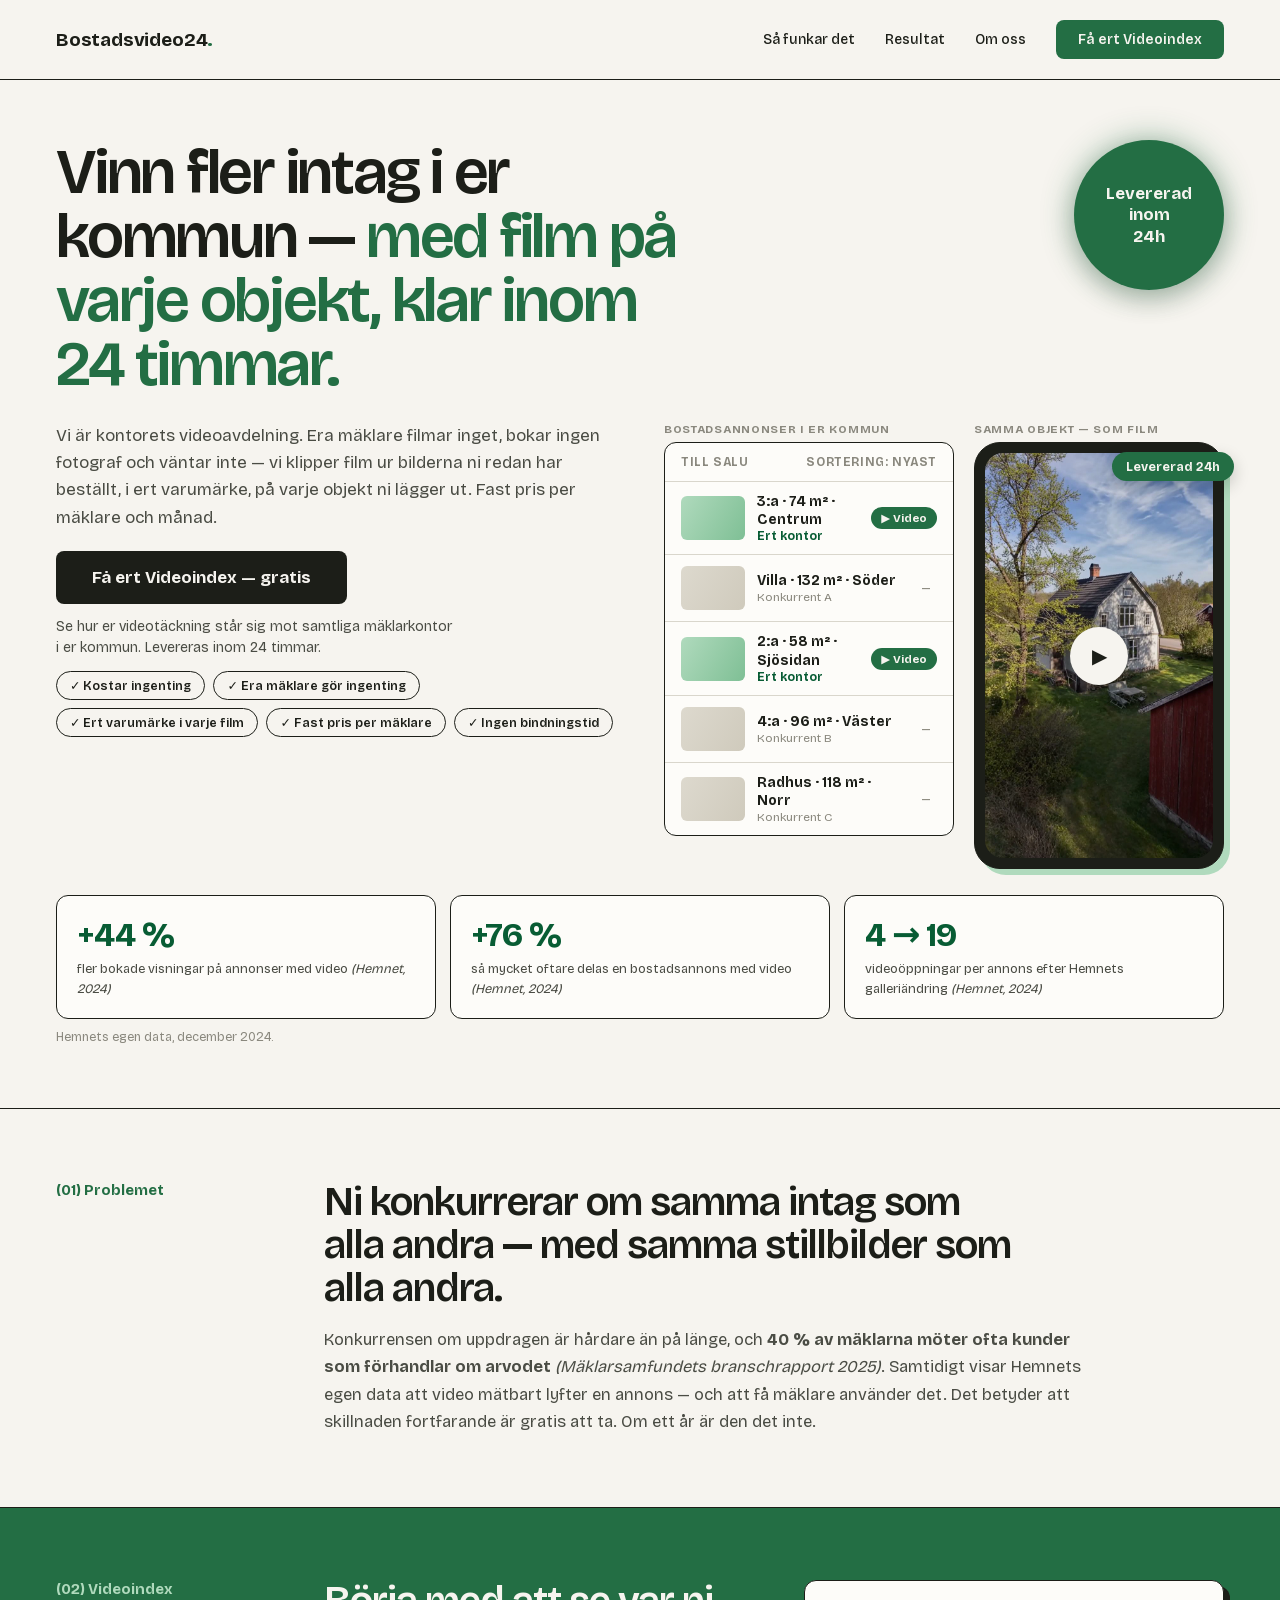
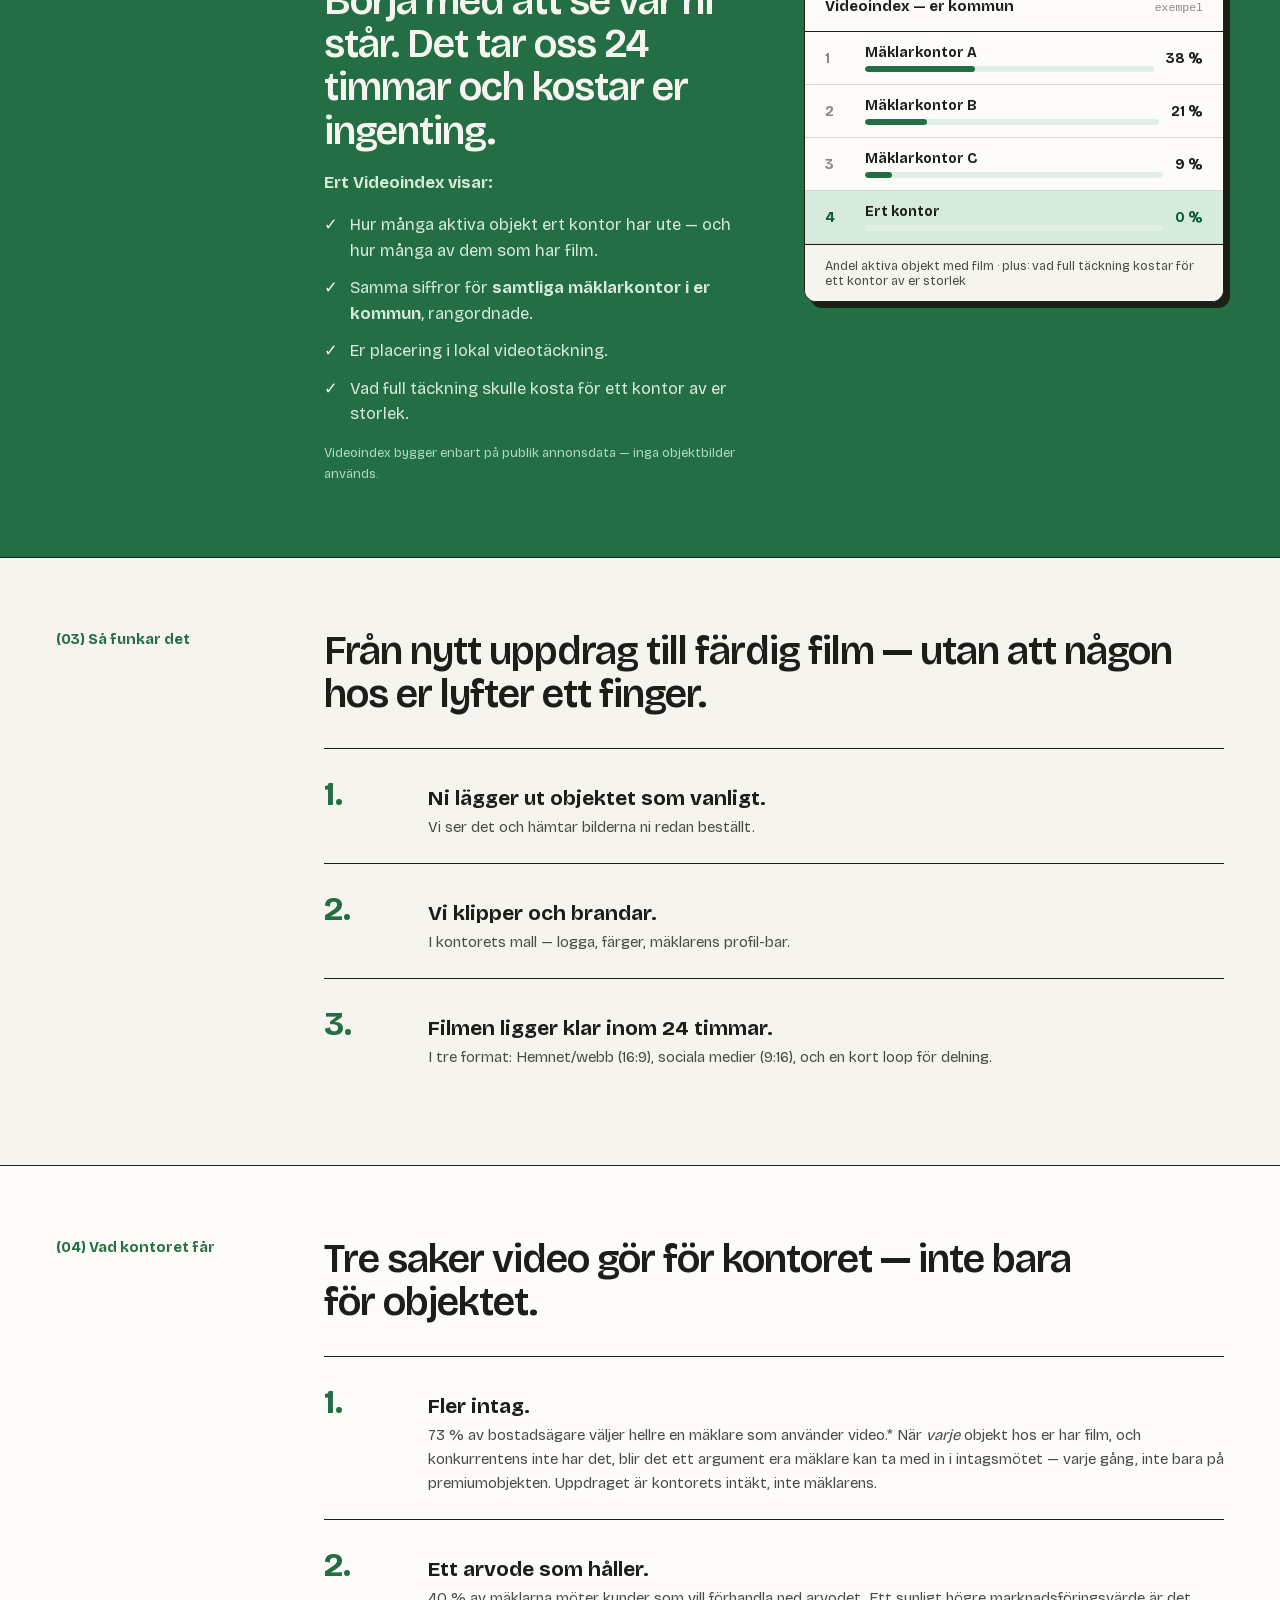
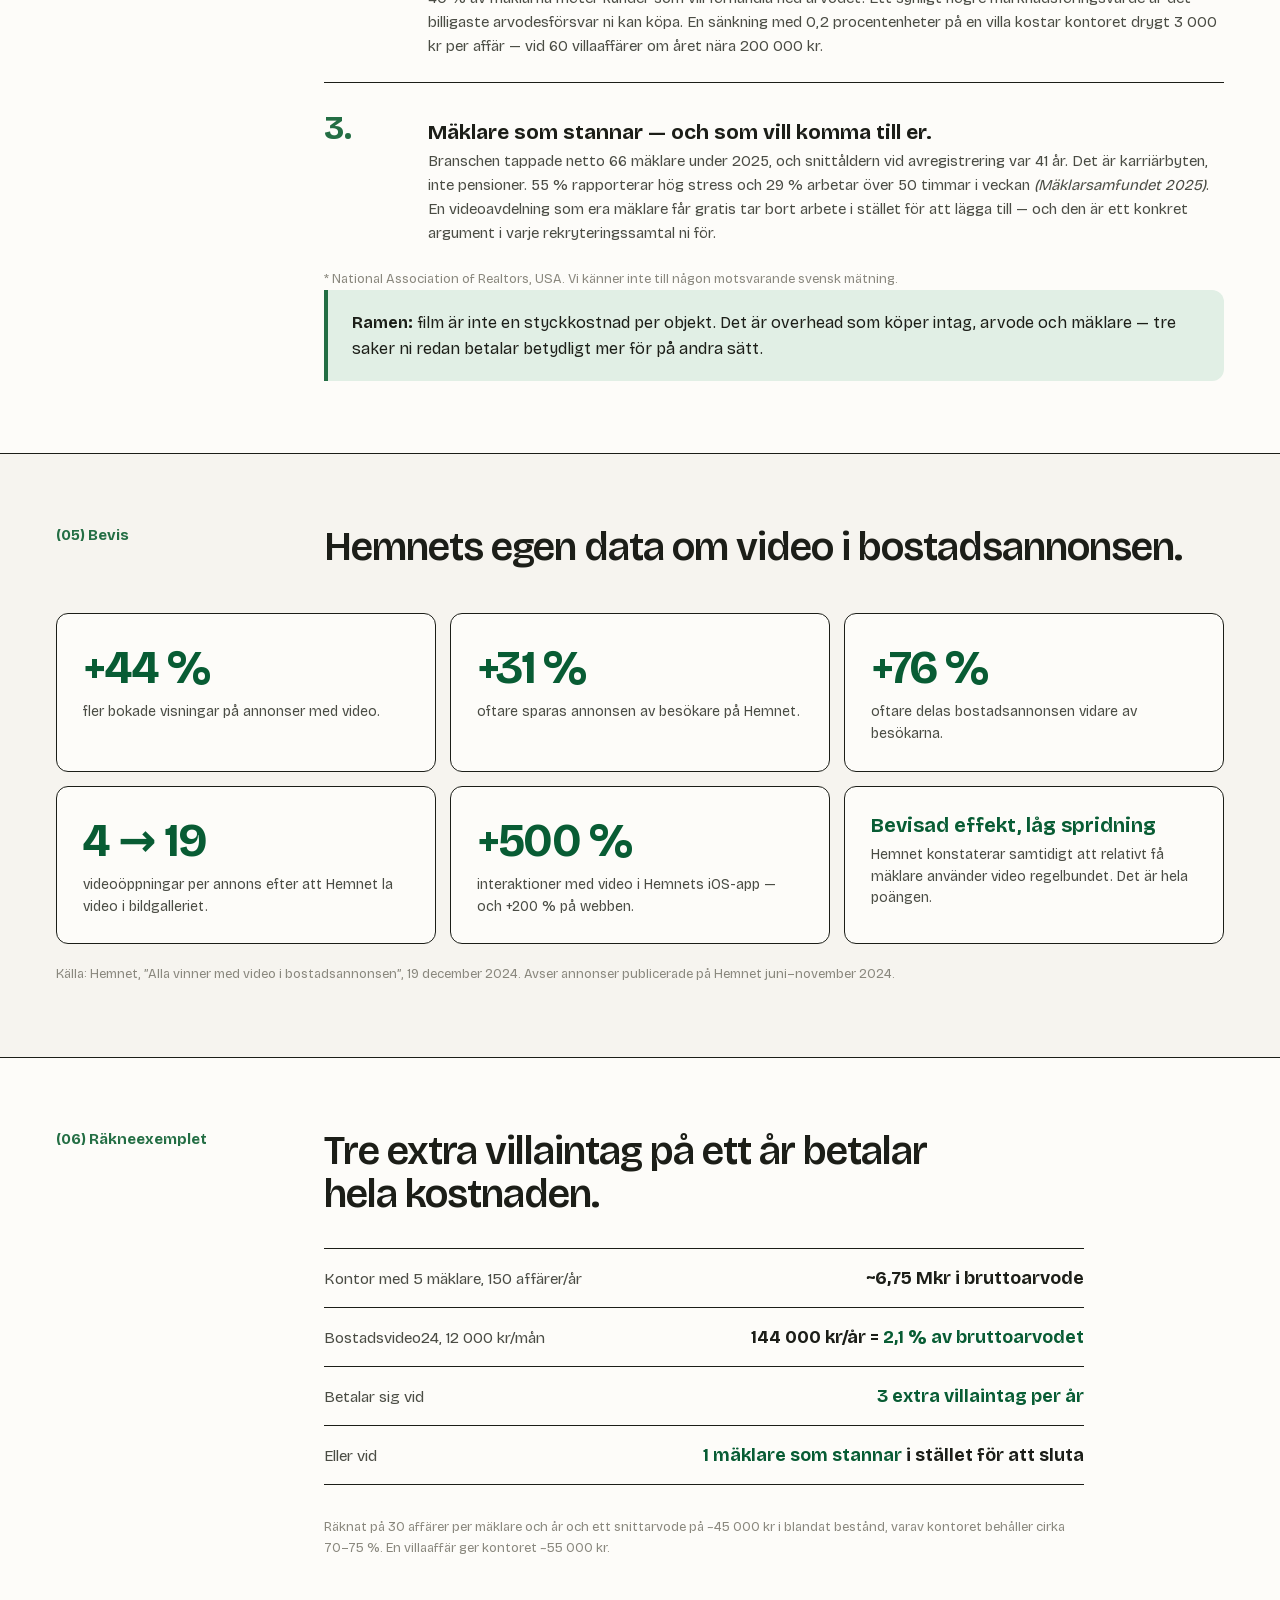
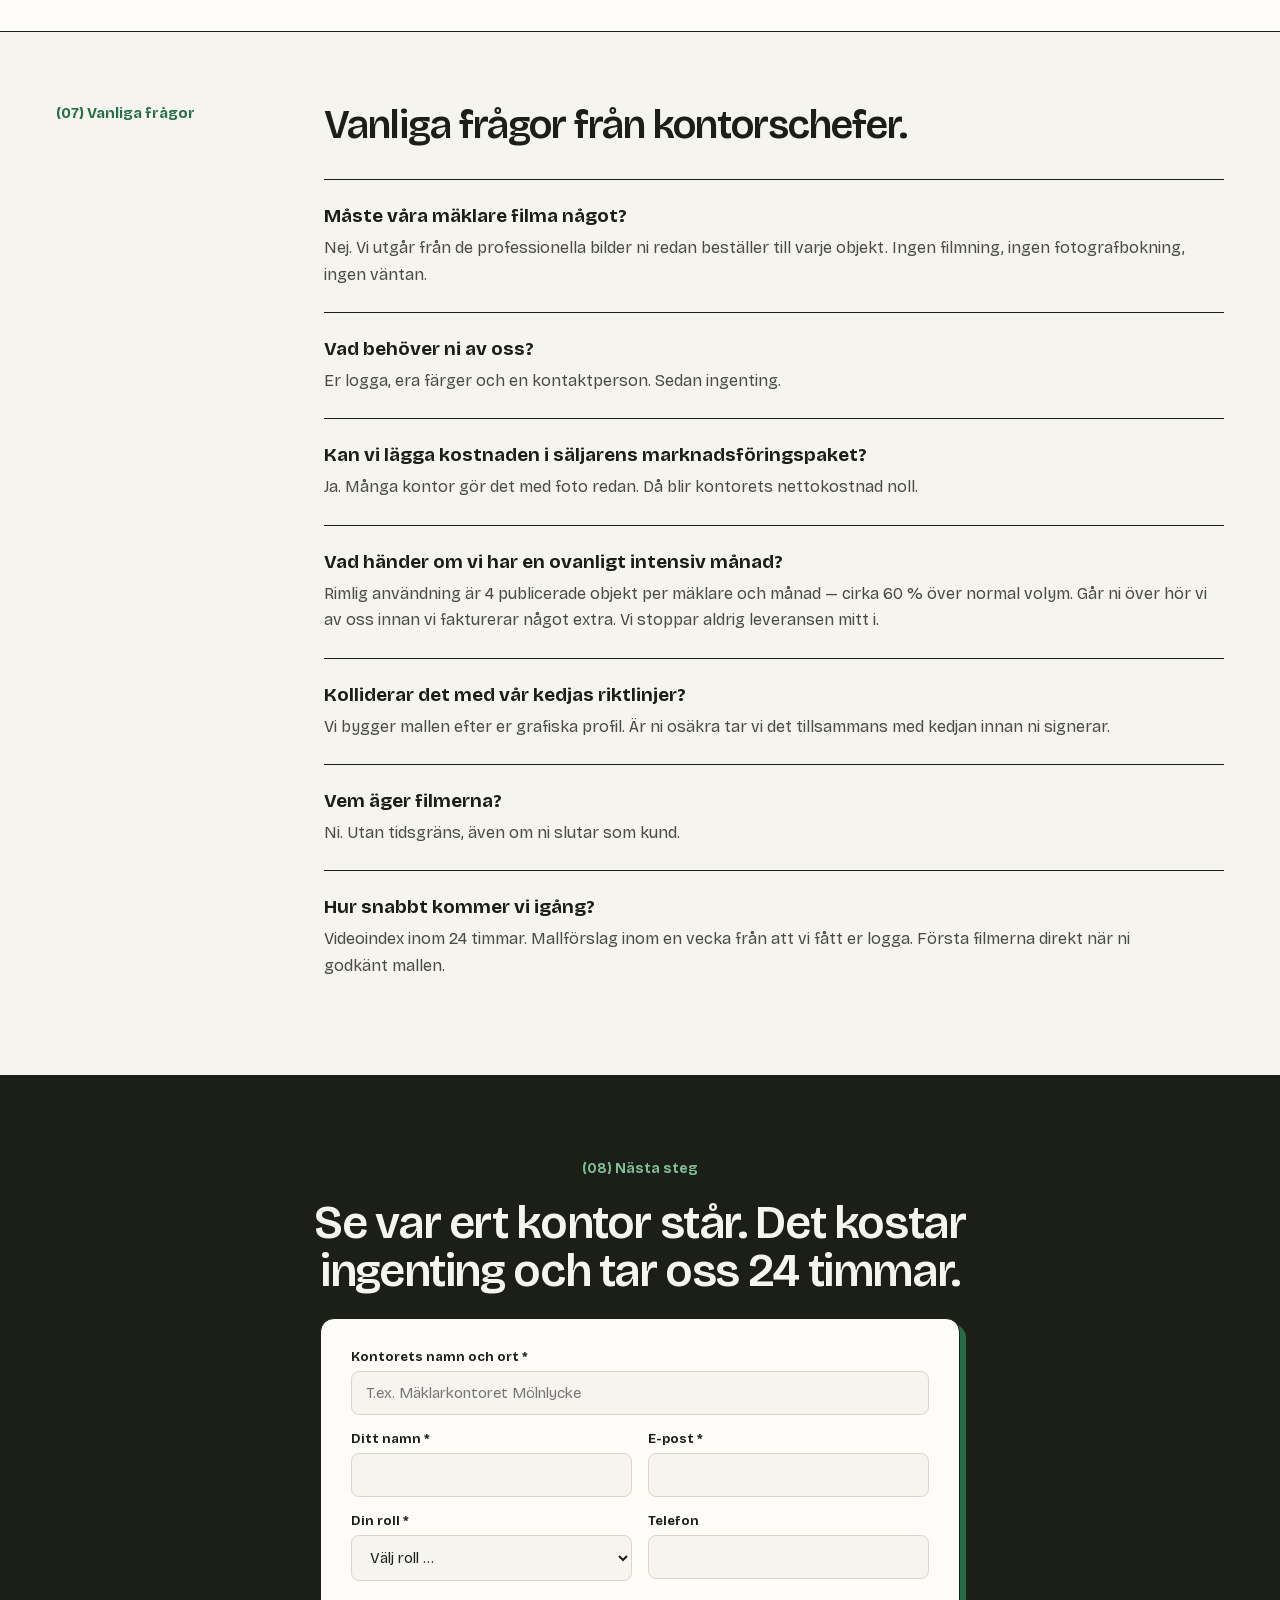
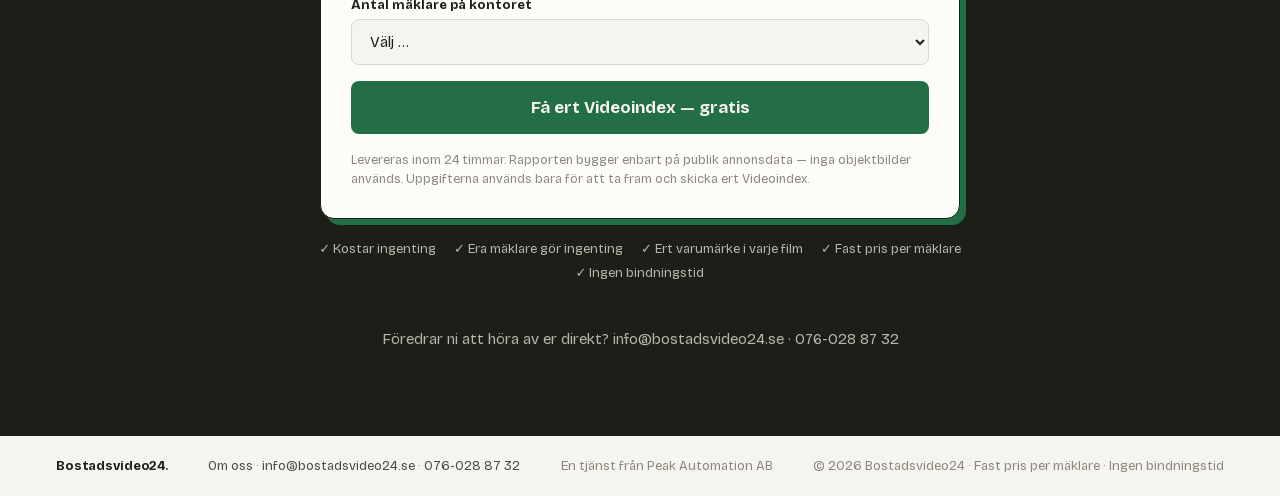
<file: index.html>
<!DOCTYPE html>
<html lang="sv">
<head>
<meta charset="utf-8">
<meta name="viewport" content="width=device-width, initial-scale=1">
<title>Vinn fler intag med film på varje objekt | Bostadsvideo24</title>
<meta name="description" content="Bostadsvideo24 är mäklarkontorets videoavdelning. Film på varje objekt inom 24 timmar, klippt ur bilderna ni redan beställt, i ert varumärke. Fast pris per mäklare och månad. Börja med ett gratis Videoindex för er kommun.">
<link rel="canonical" href="https://www.bostadsvideo24.se/">
<meta property="og:type" content="website">
<meta property="og:locale" content="sv_SE">
<meta property="og:site_name" content="Bostadsvideo24">
<meta property="og:url" content="https://www.bostadsvideo24.se/">
<meta property="og:title" content="Vinn fler intag med film på varje objekt | Bostadsvideo24">
<meta property="og:description" content="Kontorets videoavdelning: film på varje objekt inom 24 timmar, i ert varumärke, till fast pris per mäklare. Börja med ett gratis Videoindex för er kommun.">
<meta property="og:image" content="https://www.bostadsvideo24.se/assets/img/og.jpg">
<meta property="og:image:width" content="1200">
<meta property="og:image:height" content="630">
<meta property="og:image:alt" content="Bostadsvideo24 — mäklarkontorets videoavdelning, film på varje objekt inom 24 timmar">
<meta name="twitter:card" content="summary_large_image">
<meta name="twitter:title" content="Vinn fler intag med film på varje objekt | Bostadsvideo24">
<meta name="twitter:description" content="Kontorets videoavdelning: film på varje objekt inom 24 timmar, i ert varumärke, till fast pris per mäklare. Börja med ett gratis Videoindex.">
<meta name="twitter:image" content="https://www.bostadsvideo24.se/assets/img/og.jpg">
<link rel="icon" href="data:image/svg+xml,%3Csvg xmlns='http://www.w3.org/2000/svg' viewBox='0 0 32 32'%3E%3Crect width='32' height='32' rx='8' fill='%232e7d4f'/%3E%3Ctext x='16' y='22' font-family='sans-serif' font-size='14' font-weight='700' fill='%23f6f4ef' text-anchor='middle'%3E24%3C/text%3E%3C/svg%3E">
<link rel="preload" href="assets/fonts/bricolage-grotesque-latin.woff2" as="font" type="font/woff2" crossorigin>
<link rel="stylesheet" href="assets/css/style.css">
<script src="assets/js/videoindex.js" defer></script>

<!--
  sameAs saknas — lägg in LinkedIn-företagssidan i Organization-blocket när den finns.
  Rapport 1 pekade ut LinkedIn som en av de tre första inlänkarna att skaffa.
-->
<script type="application/ld+json">
{
  "@context": "https://schema.org",
  "@graph": [
    {
      "@type": ["Organization", "LocalBusiness"],
      "@id": "https://www.bostadsvideo24.se/#organization",
      "name": "Bostadsvideo24",
      "url": "https://www.bostadsvideo24.se/",
      "description": "Mäklarkontorets externa videoavdelning. Producerar bostadsfilm från kontorets befintliga objektbilder, i kontorets varumärke, med leverans inom 24 timmar. Fast pris per mäklare och månad — alla publicerade objekt ingår.",
      "logo": "https://www.bostadsvideo24.se/assets/img/og.jpg",
      "image": "https://www.bostadsvideo24.se/assets/img/og.jpg",
      "email": "info@bostadsvideo24.se",
      "telephone": "+46760288732",
      "address": {
        "@type": "PostalAddress",
        "streetAddress": "Metodvägen 2 B",
        "postalCode": "435 33",
        "addressLocality": "Mölnlycke",
        "addressRegion": "Västra Götalands län",
        "addressCountry": "SE"
      },
      "openingHoursSpecification": {
        "@type": "OpeningHoursSpecification",
        "dayOfWeek": ["Monday", "Tuesday", "Wednesday", "Thursday", "Friday"],
        "opens": "08:00",
        "closes": "17:00"
      },
      "parentOrganization": {
        "@type": "Organization",
        "name": "Peak Automation AB",
        "identifier": {
          "@type": "PropertyValue",
          "name": "Organisationsnummer",
          "value": "559555-6936"
        },
        "address": {
          "@type": "PostalAddress",
          "streetAddress": "Metodvägen 2 B",
          "postalCode": "435 33",
          "addressLocality": "Mölnlycke",
          "addressCountry": "SE"
        }
      },
      "areaServed": { "@type": "Country", "name": "Sverige" },
      "knowsLanguage": "sv-SE"
    },
    {
      "@type": "WebSite",
      "@id": "https://www.bostadsvideo24.se/#website",
      "url": "https://www.bostadsvideo24.se/",
      "name": "Bostadsvideo24",
      "inLanguage": "sv-SE",
      "publisher": { "@id": "https://www.bostadsvideo24.se/#organization" }
    },
    {
      "@type": "WebPage",
      "@id": "https://www.bostadsvideo24.se/#webpage",
      "url": "https://www.bostadsvideo24.se/",
      "name": "Vinn fler intag med film på varje objekt | Bostadsvideo24",
      "isPartOf": { "@id": "https://www.bostadsvideo24.se/#website" },
      "about": { "@id": "https://www.bostadsvideo24.se/#service" },
      "inLanguage": "sv-SE"
    },
    {
      "@type": "Service",
      "@id": "https://www.bostadsvideo24.se/#service",
      "name": "Videoavdelning för mäklarkontor",
      "serviceType": "Bostadsfilm för mäklarkontor — abonnemang per mäklare",
      "description": "Bostadsvideo24 fungerar som mäklarkontorets videoavdelning: film på varje publicerat objekt, klippt ur de professionella bilder kontoret redan beställt — ingen filmning på plats. Leverans inom 24 timmar i tre format: 16:9 för Hemnet och webb, 9:16 för sociala medier samt en kort loop för delning. Produceras i kontorets mallar och varumärke. Fast pris per mäklare och månad, alla objekt ingår. Nya kontor börjar med ett gratis Videoindex — en rapport över kontorets videotäckning jämfört med samtliga mäklarkontor i kommunen.",
      "provider": { "@id": "https://www.bostadsvideo24.se/#organization" },
      "areaServed": { "@type": "Country", "name": "Sverige" },
      "audience": { "@type": "BusinessAudience", "name": "Franchisetagare, kontorschefer och VD för mäklarföretag" }
    },
    {
      "@type": "VideoObject",
      "@id": "https://www.bostadsvideo24.se/#video-16-9",
      "name": "Bostadsvideo i 16:9 för Hemnet och mäklarkontorets hemsida",
      "description": "Exempel på bostadsvideo i formatet 16:9, producerad av Bostadsvideo24 från mäklarens befintliga stillbilder på objektet. Levereras inom 24 timmar och är klar att publicera på Hemnet och kontorets egen hemsida.",
      "thumbnailUrl": "https://www.bostadsvideo24.se/assets/img/video-16-9-thumb.jpg",
      "uploadDate": "2026-07-07T15:40:48+00:00",
      "duration": "PT15S",
      "embedUrl": "https://iframe.mediadelivery.net/embed/699355/479fa1cf-1cf2-4050-913b-e73dc4c1669e",
      "inLanguage": "sv-SE",
      "publisher": { "@id": "https://www.bostadsvideo24.se/#organization" }
    },
    {
      "@type": "VideoObject",
      "@id": "https://www.bostadsvideo24.se/#video-9-16",
      "name": "Bostadsvideo i 9:16 för Instagram, TikTok och Facebook",
      "description": "Exempel på bostadsvideo i vertikalt format 9:16, producerad av Bostadsvideo24 från mäklarens befintliga stillbilder på objektet. Levereras tillsammans med 16:9-versionen inom 24 timmar.",
      "thumbnailUrl": "https://www.bostadsvideo24.se/assets/img/video-9-16-thumb.jpg",
      "uploadDate": "2026-07-07T15:42:21+00:00",
      "duration": "PT10S",
      "embedUrl": "https://iframe.mediadelivery.net/embed/699355/17a2db2c-a9d0-4f64-8f5c-353f22dd0bba",
      "inLanguage": "sv-SE",
      "publisher": { "@id": "https://www.bostadsvideo24.se/#organization" }
    },
    {
      "@type": "FAQPage",
      "@id": "https://www.bostadsvideo24.se/#faq",
      "isPartOf": { "@id": "https://www.bostadsvideo24.se/#webpage" },
      "mainEntity": [
        {
          "@type": "Question",
          "name": "Måste våra mäklare filma något?",
          "acceptedAnswer": {
            "@type": "Answer",
            "text": "Nej. Vi utgår från de professionella bilder ni redan beställer till varje objekt. Ingen filmning, ingen fotografbokning, ingen väntan."
          }
        },
        {
          "@type": "Question",
          "name": "Vad behöver ni av oss?",
          "acceptedAnswer": {
            "@type": "Answer",
            "text": "Er logga, era färger och en kontaktperson. Sedan ingenting."
          }
        },
        {
          "@type": "Question",
          "name": "Kan vi lägga kostnaden i säljarens marknadsföringspaket?",
          "acceptedAnswer": {
            "@type": "Answer",
            "text": "Ja. Många kontor gör det med foto redan. Då blir kontorets nettokostnad noll."
          }
        },
        {
          "@type": "Question",
          "name": "Vad händer om vi har en ovanligt intensiv månad?",
          "acceptedAnswer": {
            "@type": "Answer",
            "text": "Rimlig användning är 4 publicerade objekt per mäklare och månad — cirka 60 % över normal volym. Går ni över hör vi av oss innan vi fakturerar något extra. Vi stoppar aldrig leveransen mitt i."
          }
        },
        {
          "@type": "Question",
          "name": "Kolliderar det med vår kedjas riktlinjer?",
          "acceptedAnswer": {
            "@type": "Answer",
            "text": "Vi bygger mallen efter er grafiska profil. Är ni osäkra tar vi det tillsammans med kedjan innan ni signerar."
          }
        },
        {
          "@type": "Question",
          "name": "Vem äger filmerna?",
          "acceptedAnswer": {
            "@type": "Answer",
            "text": "Ni. Utan tidsgräns, även om ni slutar som kund."
          }
        },
        {
          "@type": "Question",
          "name": "Hur snabbt kommer vi igång?",
          "acceptedAnswer": {
            "@type": "Answer",
            "text": "Videoindex inom 24 timmar. Mallförslag inom en vecka från att vi fått er logga. Första filmerna direkt när ni godkänt mallen."
          }
        }
      ]
    }
  ]
}
</script>
</head>
<body>

<div class="page">

  <nav class="nav">
    <div class="logo">Bostadsvideo24<span class="logo-dot">.</span></div>
    <div class="nav-links">
      <a href="#process">Så funkar det</a><a href="#resultat">Resultat</a><a href="/om-oss">Om oss</a>
      <a href="#videoindex" class="btn-nav">Få ert Videoindex</a>
    </div>
  </nav>

  <!-- Hero / Above the fold (spec §1) -->
  <header class="hero">
    <div class="hero-inner">
      <div class="hero-top">
        <!--
          A/B-varianter för H1 (spec §8, en variabel i taget — rubriktester först):
          B (agitation):   Er närmaste konkurrent har film på sex objekt. Ni har noll.
          C (rekrytering): Vad ger ni era mäklare som kontoret på andra sidan gatan inte ger?
        -->
        <h1>Vinn fler intag i er kommun — <em>med film på varje objekt, klar inom 24 timmar.</em></h1>
        <div class="badge-24h">Levererad<br>inom<br>24h</div>
      </div>
      <div class="hero-grid">
        <div class="hero-copy">
          <p class="hero-lead">Vi är kontorets videoavdelning. Era mäklare filmar inget, bokar ingen fotograf och väntar inte — vi klipper film ur bilderna ni redan har beställt, i ert varumärke, på varje objekt ni lägger ut. Fast pris per mäklare och månad.</p>
          <div class="hero-cta">
            <a href="#videoindex" class="btn-primary">Få ert Videoindex — gratis</a>
            <p class="cta-sub">Se hur er videotäckning står sig mot samtliga mäklarkontor i er kommun. Levereras inom 24 timmar.</p>
            <div class="chip-row">
              <span class="chip">✓ Kostar ingenting</span>
              <span class="chip">✓ Era mäklare gör ingenting</span>
              <span class="chip">✓ Ert varumärke i varje film</span>
              <span class="chip">✓ Fast pris per mäklare</span>
              <span class="chip">✓ Ingen bindningstid</span>
            </div>
          </div>
        </div>
        <div class="hero-media">
          <div class="hero-media-grid">
            <div class="media-stack">
              <span class="media-label">Bostadsannonser i er kommun</span>
              <!-- Stiliserat annonsflöde — utfallet kontoret får, aldrig processen (spec §1, §7) -->
              <div class="feed-mock" aria-label="Illustration: annonsflöde där kontorets objekt har video och konkurrenternas saknar det">
                <div class="feed-head"><span>Till salu</span><span>Sortering: Nyast</span></div>
                <div class="feed-item feed-item--ours">
                  <div class="feed-thumb" aria-hidden="true"></div>
                  <div><div class="feed-title">3:a · 74 m² · Centrum</div><div class="feed-agency">Ert kontor</div></div>
                  <span class="video-pill">▶ Video</span>
                </div>
                <div class="feed-item">
                  <div class="feed-thumb" aria-hidden="true"></div>
                  <div><div class="feed-title">Villa · 132 m² · Söder</div><div class="feed-agency">Konkurrent A</div></div>
                  <span class="novideo">—</span>
                </div>
                <div class="feed-item feed-item--ours">
                  <div class="feed-thumb" aria-hidden="true"></div>
                  <div><div class="feed-title">2:a · 58 m² · Sjösidan</div><div class="feed-agency">Ert kontor</div></div>
                  <span class="video-pill">▶ Video</span>
                </div>
                <div class="feed-item">
                  <div class="feed-thumb" aria-hidden="true"></div>
                  <div><div class="feed-title">4:a · 96 m² · Väster</div><div class="feed-agency">Konkurrent B</div></div>
                  <span class="novideo">—</span>
                </div>
                <div class="feed-item">
                  <div class="feed-thumb" aria-hidden="true"></div>
                  <div><div class="feed-title">Radhus · 118 m² · Norr</div><div class="feed-agency">Konkurrent C</div></div>
                  <span class="novideo">—</span>
                </div>
              </div>
            </div>
            <div class="media-stack">
              <span class="media-label">Samma objekt — som film</span>
              <div class="phone-wrap">
                <span class="deliver-tag">Levererad 24h</span>
                <div class="phone">
                  <div class="media-frame media-frame--vertical">
                    <button type="button" class="video-facade"
                            data-embed="https://iframe.mediadelivery.net/embed/699355/17a2db2c-a9d0-4f64-8f5c-353f22dd0bba"
                            data-video-id="9-16-exempel"
                            aria-label="Spela exempelfilm i 9:16 för sociala medier">
                      <img src="assets/img/video-9-16-thumb.jpg" alt="" width="1080" height="1920" fetchpriority="high" decoding="async">
                      <span class="play-btn" aria-hidden="true">▶</span>
                    </button>
                  </div>
                </div>
              </div>
            </div>
          </div>
        </div>
      </div>
      <div>
        <div class="hero-stats">
          <div class="stat-card stat-card--sm"><span class="stat-value">+44 %</span><span class="stat-desc">fler bokade visningar på annonser med video <em>(Hemnet, 2024)</em></span></div>
          <div class="stat-card stat-card--sm"><span class="stat-value">+76 %</span><span class="stat-desc">så mycket oftare delas en bostadsannons med video <em>(Hemnet, 2024)</em></span></div>
          <div class="stat-card stat-card--sm"><span class="stat-value">4 → 19</span><span class="stat-desc">videoöppningar per annons efter Hemnets galleriändring <em>(Hemnet, 2024)</em></span></div>
        </div>
        <p class="stats-trust">Hemnets egen data, december 2024.</p>
      </div>
    </div>
  </header>

  <!-- (01) Problemet (spec §3.1) -->
  <section class="section section-grid">
    <span class="section-label">(01) Problemet</span>
    <div class="section-body">
      <h2>Ni konkurrerar om samma intag som alla andra — med samma stillbilder som alla andra.</h2>
      <p class="section-text">Konkurrensen om uppdragen är hårdare än på länge, och <strong>40 % av mäklarna möter ofta kunder som förhandlar om arvodet</strong> <em>(Mäklarsamfundets branschrapport 2025)</em>. Samtidigt visar Hemnets egen data att video mätbart lyfter en annons — och att få mäklare använder det. Det betyder att skillnaden fortfarande är gratis att ta. Om ett år är den det inte.</p>
    </div>
  </section>

  <!-- (02) Videoindex — lead magneten (spec §3.2) -->
  <section class="section section--solution">
    <div class="section-grid">
      <span class="section-label">(02) Videoindex</span>
      <div class="vi-grid2">
        <div class="section-body">
          <h2>Börja med att se var ni står. Det tar oss 24 timmar och kostar er ingenting.</h2>
          <p class="section-text"><strong>Ert Videoindex visar:</strong></p>
          <ul class="vi-list">
            <li><span class="check">✓</span>Hur många aktiva objekt ert kontor har ute — och hur många av dem som har film.</li>
            <li><span class="check">✓</span>Samma siffror för <strong>samtliga mäklarkontor i er kommun</strong>, rangordnade.</li>
            <li><span class="check">✓</span>Er placering i lokal videotäckning.</li>
            <li><span class="check">✓</span>Vad full täckning skulle kosta för ett kontor av er storlek.</li>
          </ul>
          <p class="footnote">Videoindex bygger enbart på publik annonsdata — inga objektbilder används.</p>
        </div>
        <!-- Anonymiserad exempelrapport, byggd i markup i stället för bild -->
        <div class="report-mock" aria-label="Anonymiserat exempel på ett Videoindex">
          <div class="report-head"><strong>Videoindex — er kommun</strong><span>exempel</span></div>
          <div class="report-row">
            <span class="report-rank">1</span>
            <span class="report-name"><em>Mäklarkontor A</em><span class="report-bar"><i style="width:38%"></i></span></span>
            <span class="report-pct">38 %</span>
          </div>
          <div class="report-row">
            <span class="report-rank">2</span>
            <span class="report-name"><em>Mäklarkontor B</em><span class="report-bar"><i style="width:21%"></i></span></span>
            <span class="report-pct">21 %</span>
          </div>
          <div class="report-row">
            <span class="report-rank">3</span>
            <span class="report-name"><em>Mäklarkontor C</em><span class="report-bar"><i style="width:9%"></i></span></span>
            <span class="report-pct">9 %</span>
          </div>
          <div class="report-row report-row--you">
            <span class="report-rank">4</span>
            <span class="report-name"><em>Ert kontor</em><span class="report-bar"><i style="width:0"></i></span></span>
            <span class="report-pct">0 %</span>
          </div>
          <div class="report-foot">Andel aktiva objekt med film · plus: vad full täckning kostar för ett kontor av er storlek</div>
        </div>
      </div>
    </div>
  </section>

  <!-- (03) Så funkar det (spec §3.3) -->
  <section id="process" class="section">
    <div class="section-grid">
      <span class="section-label">(03) Så funkar det</span>
      <div class="steps">
        <h2>Från nytt uppdrag till färdig film — utan att någon hos er lyfter ett finger.</h2>
        <div>
          <div class="step"><span class="step-num">1.</span><div><h3>Ni lägger ut objektet som vanligt.</h3><p>Vi ser det och hämtar bilderna ni redan beställt.</p></div></div>
          <div class="step"><span class="step-num">2.</span><div><h3>Vi klipper och brandar.</h3><p>I kontorets mall — logga, färger, mäklarens profil-bar.</p></div></div>
          <div class="step"><span class="step-num">3.</span><div><h3>Filmen ligger klar inom 24 timmar.</h3><p>I tre format: Hemnet/webb (16:9), sociala medier (9:16), och en kort loop för delning.</p></div></div>
        </div>
      </div>
    </div>
  </section>

  <!-- (04) Vad kontoret får (spec §3.4) -->
  <section class="section section--card-bg">
    <div class="section-grid">
      <span class="section-label">(04) Vad kontoret får</span>
      <div class="steps">
        <h2>Tre saker video gör för kontoret — inte bara för objektet.</h2>
        <div>
          <div class="step"><span class="step-num">1.</span><div><h3>Fler intag.</h3><p>73 % av bostadsägare väljer hellre en mäklare som använder video.* När <em>varje</em> objekt hos er har film, och konkurrentens inte har det, blir det ett argument era mäklare kan ta med in i intagsmötet — varje gång, inte bara på premiumobjekten. Uppdraget är kontorets intäkt, inte mäklarens.</p></div></div>
          <div class="step"><span class="step-num">2.</span><div><h3>Ett arvode som håller.</h3><p>40 % av mäklarna möter kunder som vill förhandla ned arvodet. Ett synligt högre marknadsföringsvärde är det billigaste arvodesförsvar ni kan köpa. En sänkning med 0,2 procentenheter på en villa kostar kontoret drygt 3 000 kr per affär — vid 60 villaaffärer om året nära 200 000 kr.</p></div></div>
          <div class="step"><span class="step-num">3.</span><div><h3>Mäklare som stannar — och som vill komma till er.</h3><p>Branschen tappade netto 66 mäklare under 2025, och snittåldern vid avregistrering var 41 år. Det är karriärbyten, inte pensioner. 55 % rapporterar hög stress och 29 % arbetar över 50 timmar i veckan <em>(Mäklarsamfundet 2025)</em>. En videoavdelning som era mäklare får gratis tar bort arbete i stället för att lägga till — och den är ett konkret argument i varje rekryteringssamtal ni för.</p></div></div>
        </div>
        <p class="footnote">* National Association of Realtors, USA. Vi känner inte till någon motsvarande svensk mätning.</p>
        <p class="callout"><strong>Ramen:</strong> film är inte en styckkostnad per objekt. Det är overhead som köper intag, arvode och mäklare — tre saker ni redan betalar betydligt mer för på andra sätt.</p>
      </div>
    </div>
  </section>

  <!-- (05) Bevis (spec §3.5) -->
  <section id="resultat" class="section">
    <div class="section-grid stats-head">
      <span class="section-label">(05) Bevis</span>
      <h2>Hemnets egen data om video i bostadsannonsen.</h2>
    </div>
    <div class="stats-grid">
      <div class="stat-card"><span class="stat-value">+44 %</span><span class="stat-desc">fler bokade visningar på annonser med video.</span></div>
      <div class="stat-card"><span class="stat-value">+31 %</span><span class="stat-desc">oftare sparas annonsen av besökare på Hemnet.</span></div>
      <div class="stat-card"><span class="stat-value">+76 %</span><span class="stat-desc">oftare delas bostadsannonsen vidare av besökarna.</span></div>
      <div class="stat-card"><span class="stat-value">4 → 19</span><span class="stat-desc">videoöppningar per annons efter att Hemnet la video i bildgalleriet.</span></div>
      <div class="stat-card"><span class="stat-value">+500 %</span><span class="stat-desc">interaktioner med video i Hemnets iOS-app — och +200 % på webben.</span></div>
      <div class="stat-card"><span class="stat-value stat-value--text">Bevisad effekt, låg spridning</span><span class="stat-desc">Hemnet konstaterar samtidigt att relativt få mäklare använder video regelbundet. Det är hela poängen.</span></div>
    </div>
    <p class="stats-source">Källa: Hemnet, <a href="https://www.hemnet.se/artiklar/guider/2024/12/19/alla-vinner-med-video-i-bostadsannonsen" rel="nofollow noopener" target="_blank">”Alla vinner med video i bostadsannonsen”</a>, 19 december 2024. Avser annonser publicerade på Hemnet juni–november 2024.</p>
  </section>

  <!-- (06) Räkneexemplet (spec §3.7) -->
  <section id="kalkyl" class="section section--card-bg">
    <div class="section-grid">
      <span class="section-label">(06) Räkneexemplet</span>
      <div class="section-body">
        <h2>Tre extra villaintag på ett år betalar hela kostnaden.</h2>
        <dl class="calc-rows">
          <div class="calc-row"><dt>Kontor med 5 mäklare, 150 affärer/år</dt><dd>~6,75 Mkr i bruttoarvode</dd></div>
          <div class="calc-row"><dt>Bostadsvideo24, 12 000 kr/mån</dt><dd>144 000 kr/år = <em>2,1 % av bruttoarvodet</em></dd></div>
          <div class="calc-row"><dt>Betalar sig vid</dt><dd><em>3 extra villaintag per år</em></dd></div>
          <div class="calc-row"><dt>Eller vid</dt><dd><em>1 mäklare som stannar</em> i stället för att sluta</dd></div>
        </dl>
        <p class="footnote">Räknat på 30 affärer per mäklare och år och ett snittarvode på ~45 000 kr i blandat bestånd, varav kontoret behåller cirka 70–75 %. En villaaffär ger kontoret ~55 000 kr.</p>
      </div>
    </div>
  </section>

  <!-- (07) Vanliga frågor (spec §3.8) -->
  <!--
    FAQ:n speglar FAQPage-blocket i <head> ord för ord. Ändrar du texten här
    måste JSON-LD ändras likadant — annars är markupen felaktig.
  -->
  <section id="fragor" class="section">
    <div class="section-grid">
      <span class="section-label">(07) Vanliga frågor</span>
      <div class="faq">
        <h2>Vanliga frågor från kontorschefer.</h2>
        <div>
          <div class="faq-item">
            <h3>Måste våra mäklare filma något?</h3>
            <p>Nej. Vi utgår från de professionella bilder ni redan beställer till varje objekt. Ingen filmning, ingen fotografbokning, ingen väntan.</p>
          </div>
          <div class="faq-item">
            <h3>Vad behöver ni av oss?</h3>
            <p>Er logga, era färger och en kontaktperson. Sedan ingenting.</p>
          </div>
          <div class="faq-item">
            <h3>Kan vi lägga kostnaden i säljarens marknadsföringspaket?</h3>
            <p>Ja. Många kontor gör det med foto redan. Då blir kontorets nettokostnad noll.</p>
          </div>
          <div class="faq-item">
            <h3>Vad händer om vi har en ovanligt intensiv månad?</h3>
            <p>Rimlig användning är 4 publicerade objekt per mäklare och månad — cirka 60 % över normal volym. Går ni över hör vi av oss innan vi fakturerar något extra. Vi stoppar aldrig leveransen mitt i.</p>
          </div>
          <div class="faq-item">
            <h3>Kolliderar det med vår kedjas riktlinjer?</h3>
            <p>Vi bygger mallen efter er grafiska profil. Är ni osäkra tar vi det tillsammans med kedjan innan ni signerar.</p>
          </div>
          <div class="faq-item">
            <h3>Vem äger filmerna?</h3>
            <p>Ni. Utan tidsgräns, även om ni slutar som kund.</p>
          </div>
          <div class="faq-item">
            <h3>Hur snabbt kommer vi igång?</h3>
            <p>Videoindex inom 24 timmar. Mallförslag inom en vecka från att vi fått er logga. Första filmerna direkt när ni godkänt mallen.</p>
          </div>
        </div>
      </div>
    </div>
  </section>

  <!-- (08) Avslutande CTA + formuläret (spec §3.9 + §5) -->
  <section id="videoindex" class="final-cta">
    <div class="final-cta-inner">
      <span class="section-label">(08) Nästa steg</span>
      <h2>Se var ert kontor står. Det kostar ingenting och tar oss 24 timmar.</h2>
      <form id="videoindex-form" class="vi-card vi-grid" method="post" enctype="text/plain"
            action="mailto:info@bostadsvideo24.se?subject=Videoindex">
        <div class="field field--full">
          <label for="vi-kontor">Kontorets namn och ort *</label>
          <input id="vi-kontor" name="kontor" type="text" required autocomplete="organization" placeholder="T.ex. Mäklarkontoret Mölnlycke">
        </div>
        <div class="field">
          <label for="vi-namn">Ditt namn *</label>
          <input id="vi-namn" name="namn" type="text" required autocomplete="name">
        </div>
        <div class="field">
          <label for="vi-epost">E-post *</label>
          <input id="vi-epost" name="epost" type="email" required autocomplete="email">
        </div>
        <div class="field">
          <label for="vi-roll">Din roll *</label>
          <select id="vi-roll" name="roll" required>
            <option value="" selected disabled>Välj roll …</option>
            <option>Franchisetagare</option>
            <option>Kontorschef</option>
            <option>VD</option>
            <option>Mäklare</option>
            <option>Annat</option>
          </select>
        </div>
        <div class="field">
          <label for="vi-telefon">Telefon</label>
          <input id="vi-telefon" name="telefon" type="tel" autocomplete="tel">
        </div>
        <div class="field field--full">
          <label for="vi-antal">Antal mäklare på kontoret</label>
          <select id="vi-antal" name="antal_maklare">
            <option value="" selected>Välj …</option>
            <option>1–2</option>
            <option>3–5</option>
            <option>6–9</option>
            <option>10+</option>
          </select>
        </div>
        <div class="hp" aria-hidden="true">
          <label for="vi-webbplats">Lämna fältet tomt</label>
          <input id="vi-webbplats" name="webbplats" type="text" tabindex="-1" autocomplete="off">
        </div>
        <button type="submit" class="vi-submit">Få ert Videoindex — gratis</button>
        <p class="form-status" id="form-status" role="status" hidden></p>
        <p class="vi-micro">Levereras inom 24 timmar. Rapporten bygger enbart på publik annonsdata — inga objektbilder används. Uppgifterna används bara för att ta fram och skicka ert Videoindex.</p>
      </form>
      <div class="cta-chips">
        <span>✓ Kostar ingenting</span><span>✓ Era mäklare gör ingenting</span><span>✓ Ert varumärke i varje film</span><span>✓ Fast pris per mäklare</span><span>✓ Ingen bindningstid</span>
      </div>
      <p class="cta-fallback">
        Föredrar ni att höra av er direkt?
        <a href="mailto:info@bostadsvideo24.se">info@bostadsvideo24.se</a>
        · <a href="tel:+46760288732">076-028 87 32</a>
      </p>
    </div>
  </section>

  <footer class="footer">
    <span class="logo">Bostadsvideo24<span class="logo-dot">.</span></span>
    <span><a href="/om-oss">Om oss</a> · <a href="mailto:info@bostadsvideo24.se">info@bostadsvideo24.se</a> · <a href="tel:+46760288732">076-028 87 32</a></span>
    <span>En tjänst från Peak Automation AB</span>
    <span>© 2026 Bostadsvideo24 · Fast pris per mäklare · Ingen bindningstid</span>
  </footer>

</div>

</body>
</html>
</file>
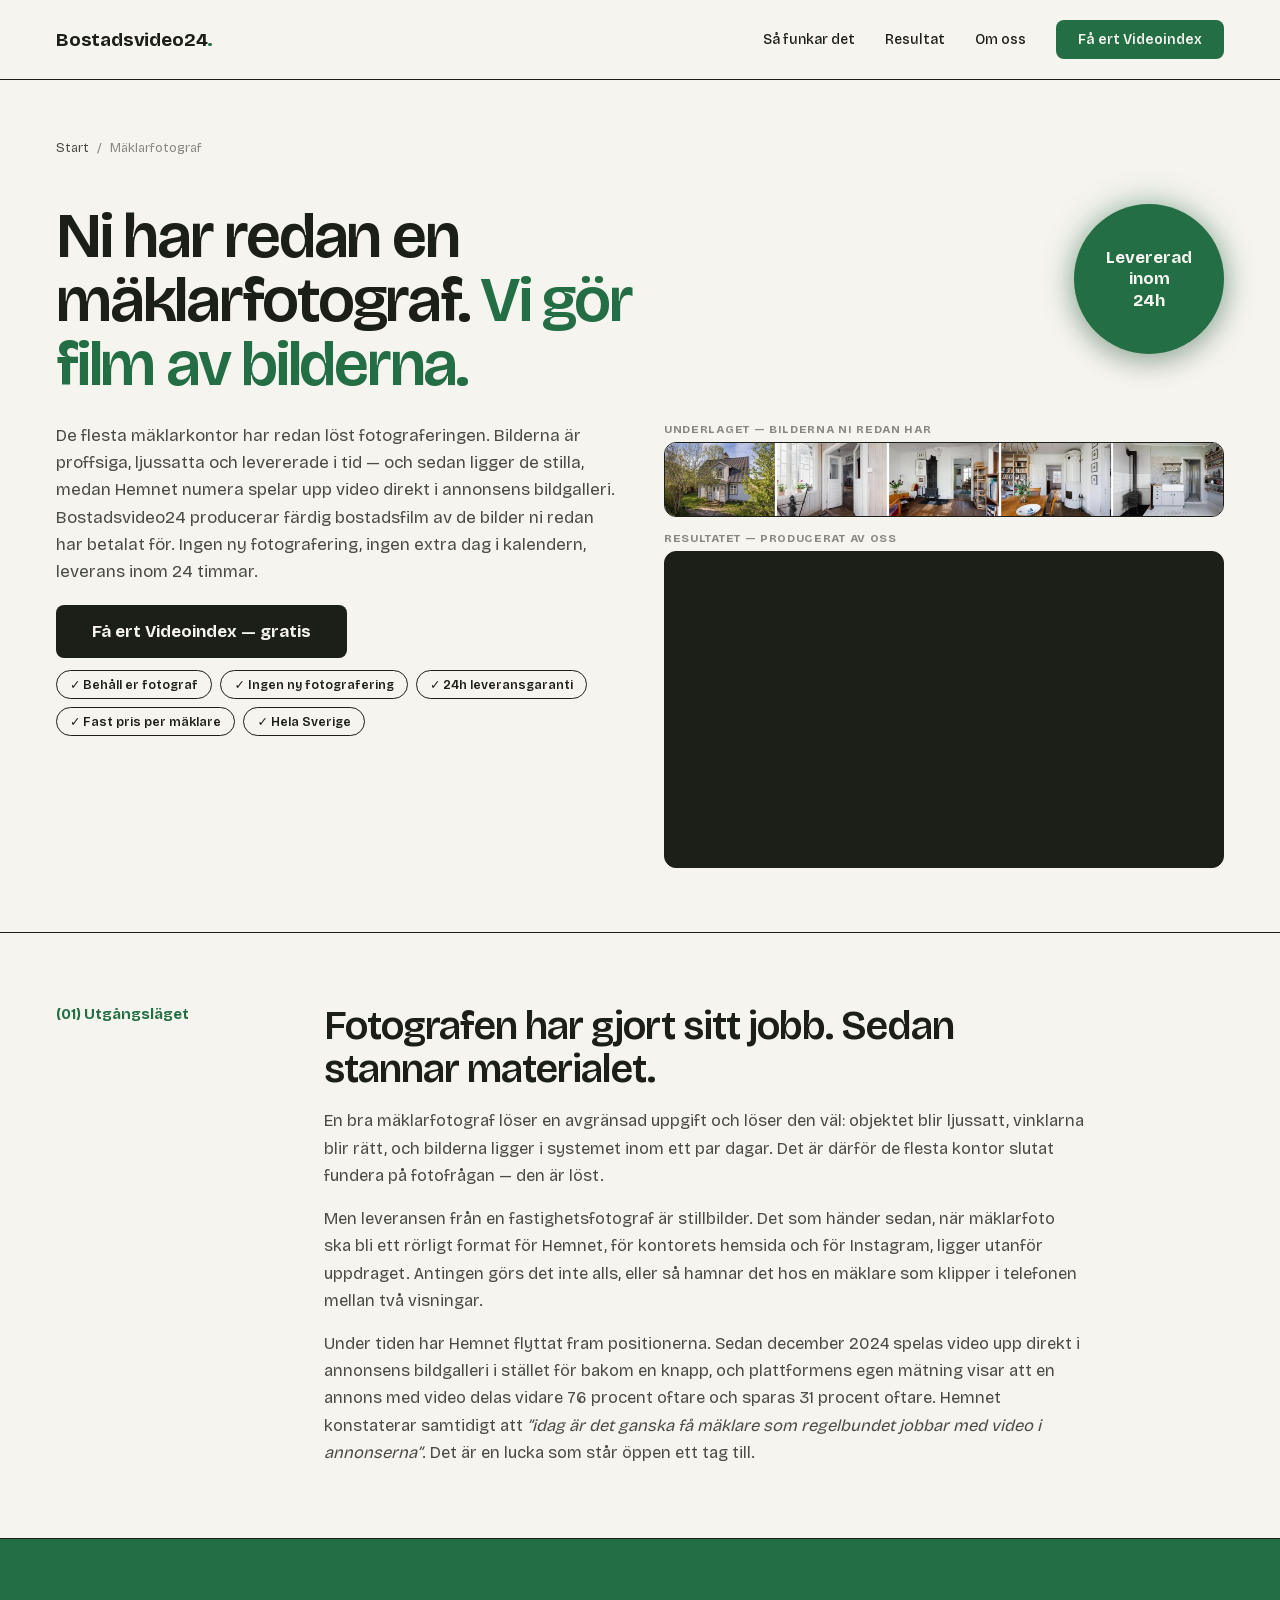
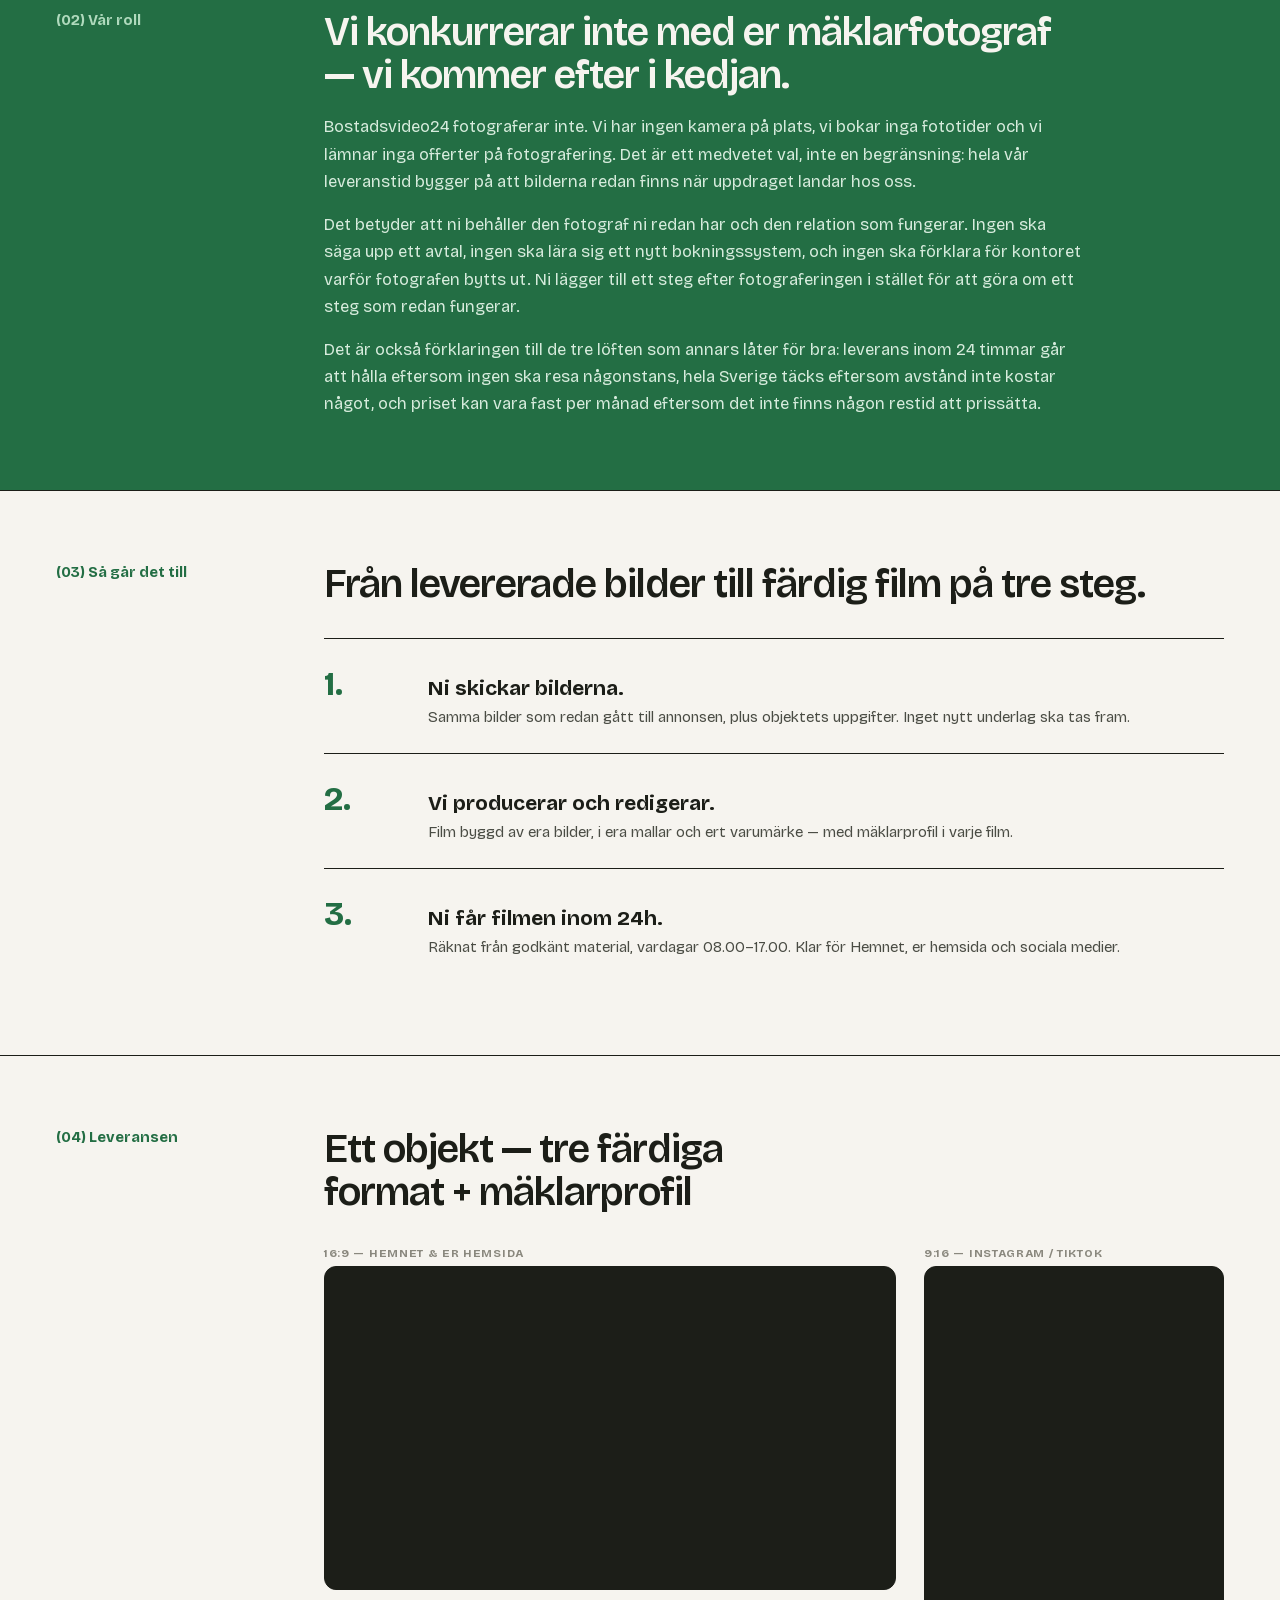
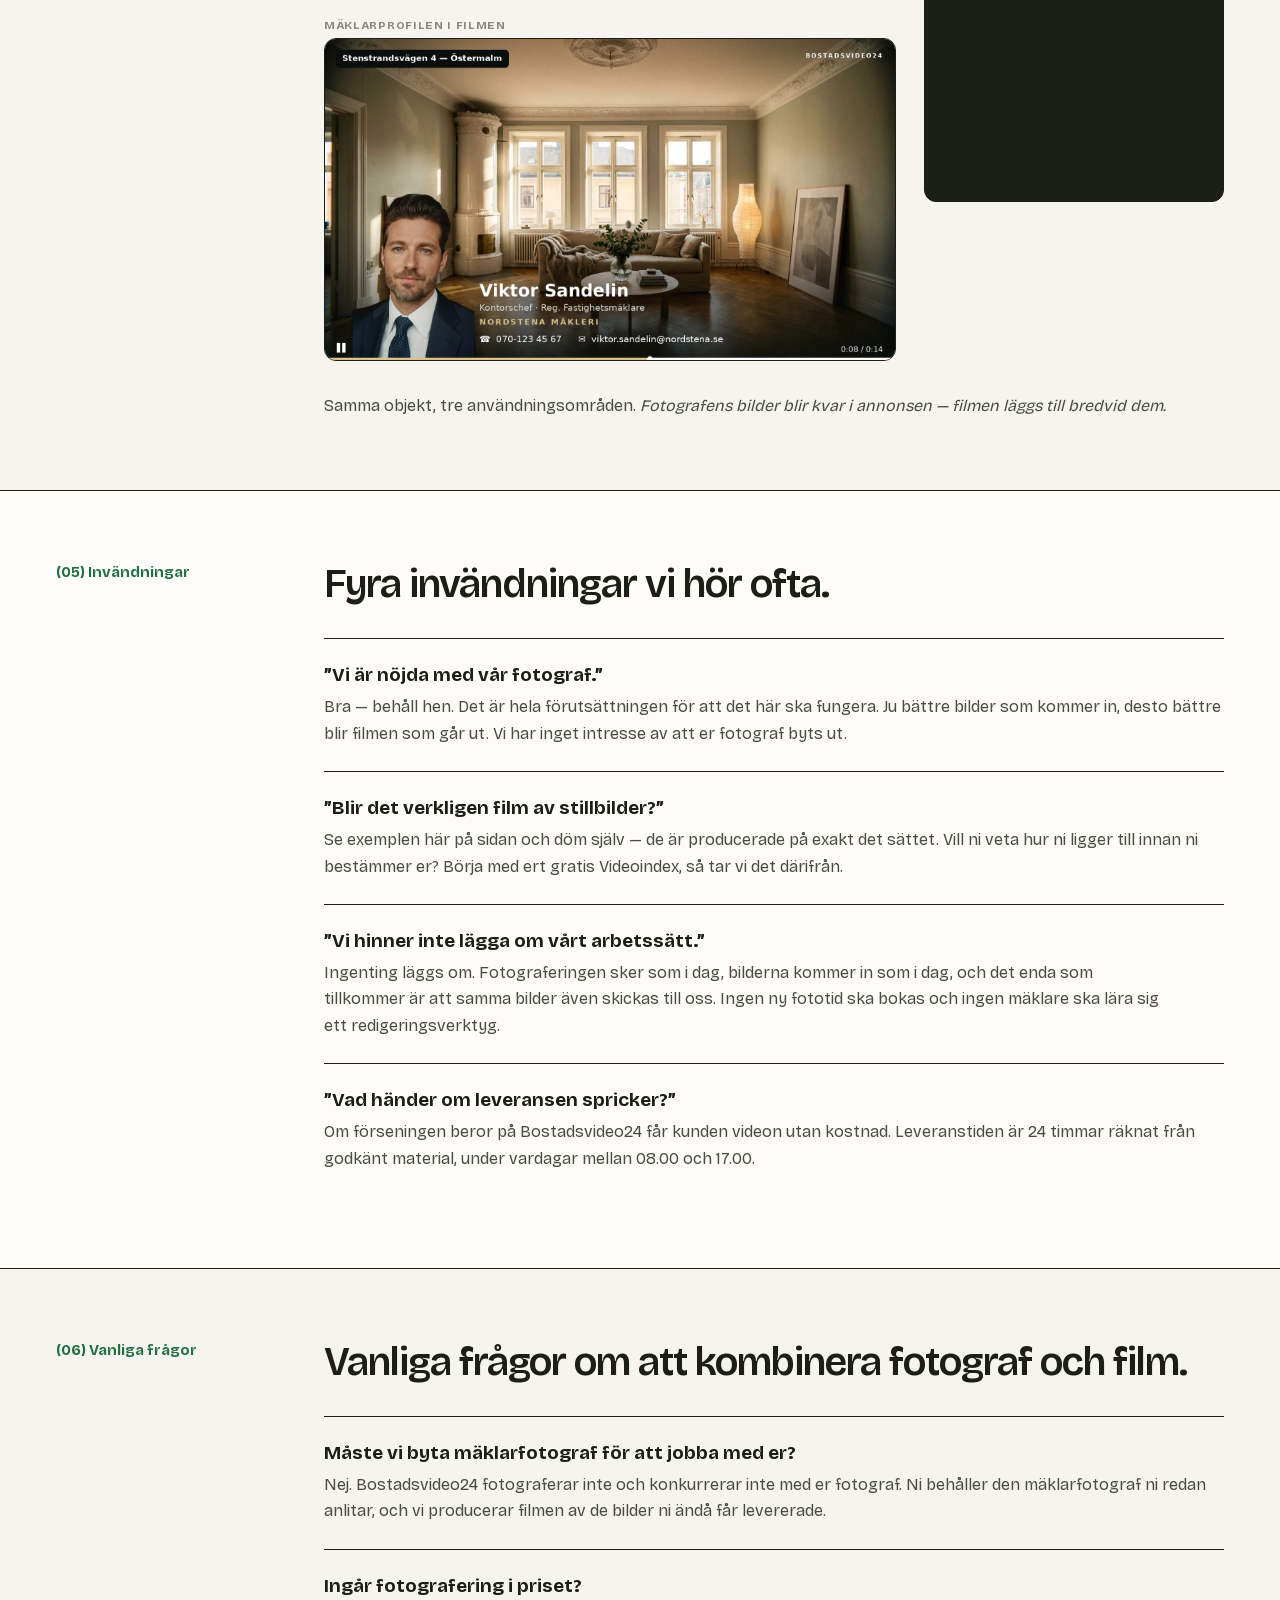
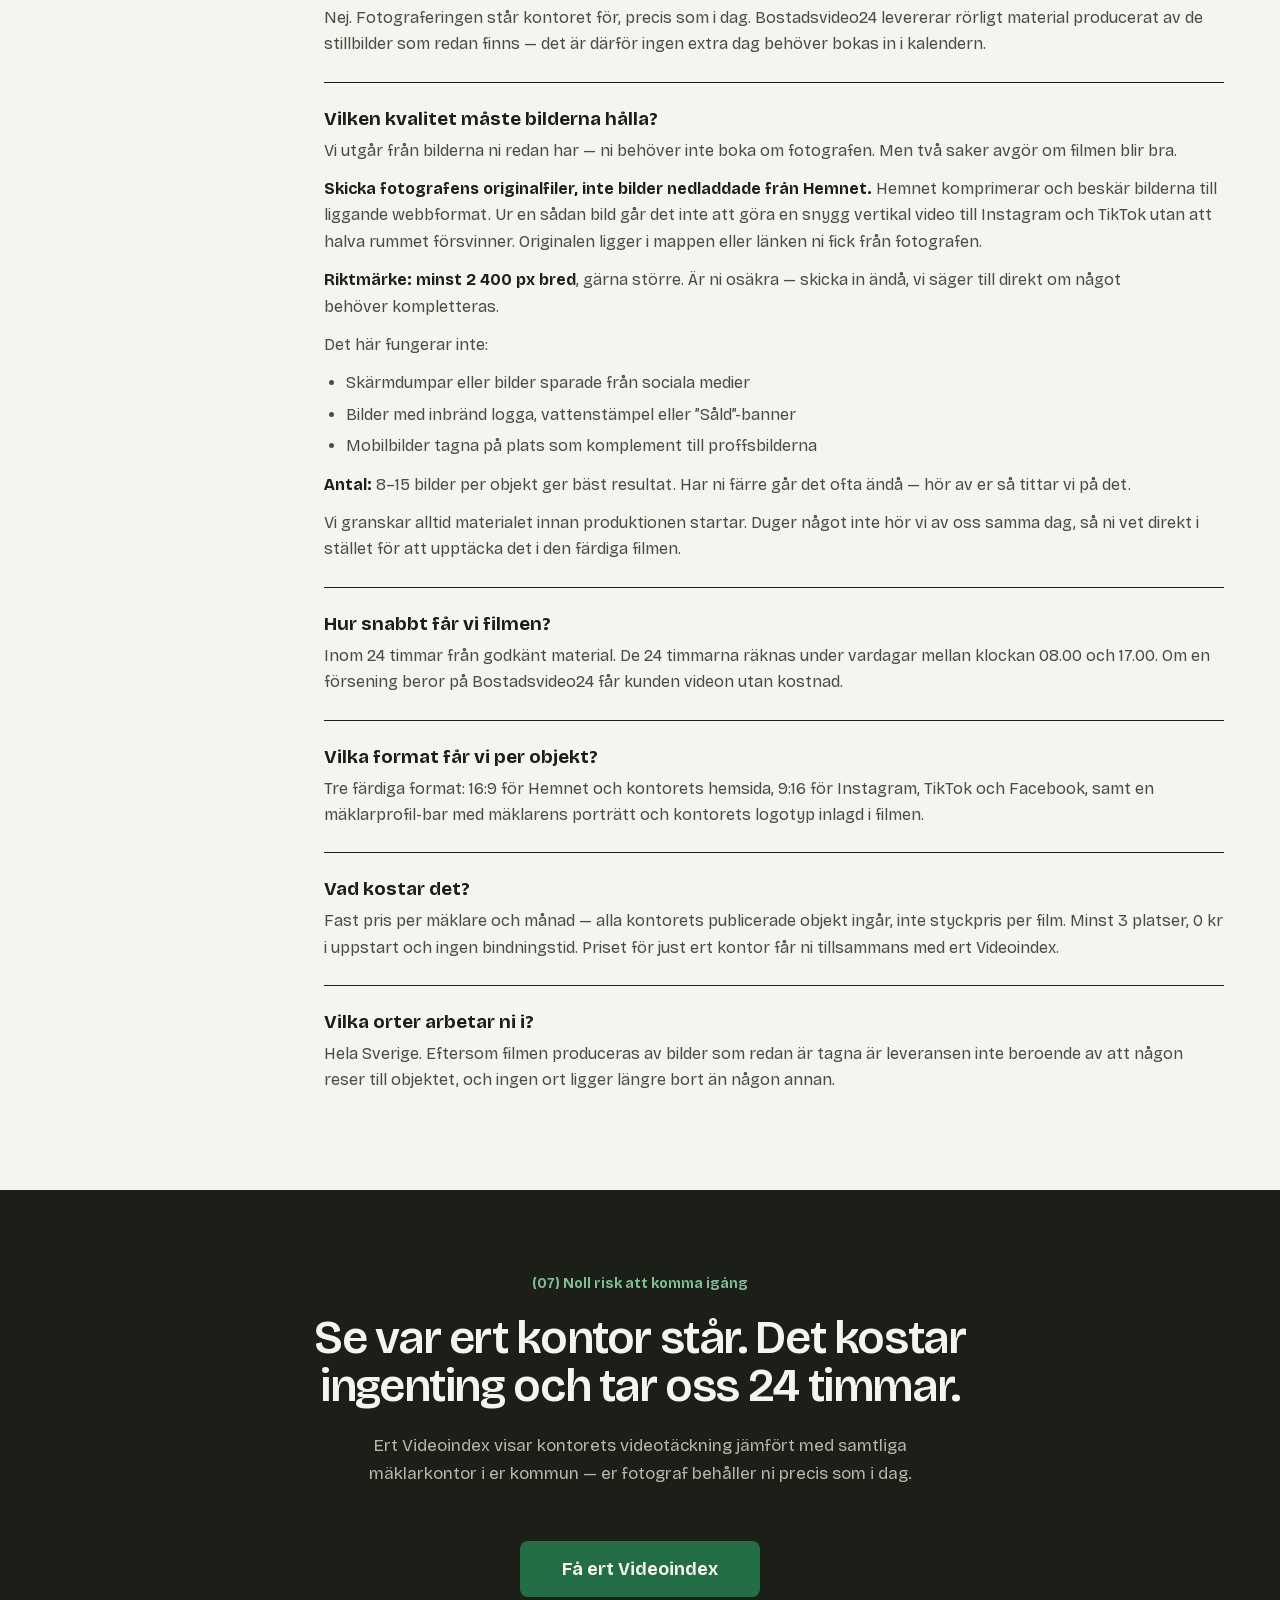
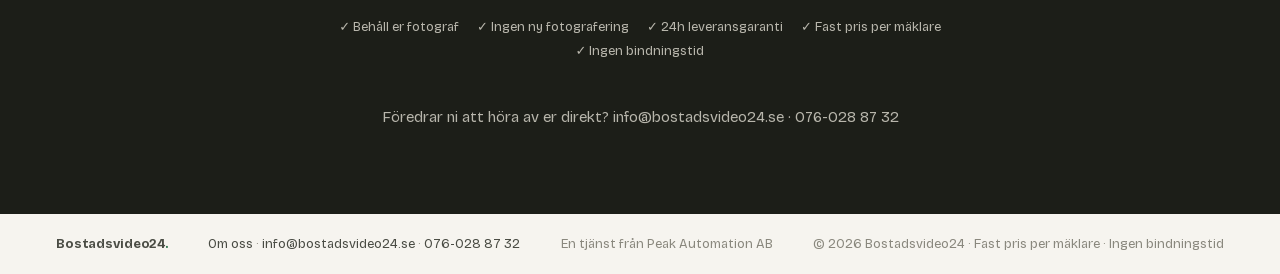
<file: maklarfotograf.html>
<!DOCTYPE html>
<html lang="sv">
<head>
<meta charset="utf-8">
<meta name="viewport" content="width=device-width, initial-scale=1">
<title>Mäklarfotograf? Vi gör film av era bilder | Bostadsvideo24</title>
<meta name="description" content="Ni har redan en mäklarfotograf. Bostadsvideo24 gör färdig bostadsfilm av bilderna inom 24 timmar — 16:9 för Hemnet och 9:16 för sociala medier. Fast pris per mäklare och månad.">
<link rel="canonical" href="https://www.bostadsvideo24.se/maklarfotograf">
<meta property="og:type" content="website">
<meta property="og:locale" content="sv_SE">
<meta property="og:site_name" content="Bostadsvideo24">
<meta property="og:url" content="https://www.bostadsvideo24.se/maklarfotograf">
<meta property="og:title" content="Mäklarfotograf? Vi gör film av era bilder | Bostadsvideo24">
<meta property="og:description" content="Ni har redan en mäklarfotograf. Vi gör färdig bostadsfilm av bilderna inom 24 timmar — utan ny fotografering.">
<meta property="og:image" content="https://www.bostadsvideo24.se/assets/img/og.jpg">
<meta property="og:image:width" content="1200">
<meta property="og:image:height" content="630">
<meta property="og:image:alt" content="Bostadsvideo24 — bostadsvideo på 24 timmar, ert externa videoteam för mäklarkontor">
<meta name="twitter:card" content="summary_large_image">
<meta name="twitter:title" content="Mäklarfotograf? Vi gör film av era bilder | Bostadsvideo24">
<meta name="twitter:description" content="Ni har redan en mäklarfotograf. Vi gör färdig bostadsfilm av bilderna inom 24 timmar — utan ny fotografering.">
<meta name="twitter:image" content="https://www.bostadsvideo24.se/assets/img/og.jpg">
<link rel="icon" href="data:image/svg+xml,%3Csvg xmlns='http://www.w3.org/2000/svg' viewBox='0 0 32 32'%3E%3Crect width='32' height='32' rx='8' fill='%232e7d4f'/%3E%3Ctext x='16' y='22' font-family='sans-serif' font-size='14' font-weight='700' fill='%23f6f4ef' text-anchor='middle'%3E24%3C/text%3E%3C/svg%3E">
<link rel="preload" href="assets/fonts/bricolage-grotesque-latin.woff2" as="font" type="font/woff2" crossorigin>
<link rel="stylesheet" href="assets/css/style.css">

<!--
  SIDANS SYFTE — läs innan du ändrar texten.

  Sidan tävlar om "mäklarfotograf" (50/mån), "fastighetsfotograf" (20),
  "fotograf mäklare" (10) och "mäklarfoto" (10) = 90 sökningar/mån. Högst CPC
  inom hela omfånget (6,09 kr) enligt rapport 2, och den enda bekräftat svaga
  SERP:en med rätt köpare: fem av nio organiska träffar är allmänfotografer
  som säljer bröllop och barnfoto med mäklarfoto som en rad i menyn.

  KRITISKT: Bostadsvideo24 fotograferar inte. Sidan får aldrig påstå
  motsatsen. Hela vinkeln är att kunden BEHÅLLER sin fotograf och att vi
  kommer efter i kedjan. Det är det som gör att vi kan ranka på ordet utan
  att bygga en tratt mot en tjänst som inte finns.
-->
<script type="application/ld+json">
{
  "@context": "https://schema.org",
  "@graph": [
    {
      "@type": "WebPage",
      "@id": "https://www.bostadsvideo24.se/maklarfotograf#webpage",
      "url": "https://www.bostadsvideo24.se/maklarfotograf",
      "name": "Mäklarfotograf? Vi gör film av era bilder",
      "description": "Bostadsvideo24 producerar bostadsfilm av de bilder mäklarkontorets egen fotograf redan levererat. Ingen ny fotografering, leverans inom 24 timmar.",
      "isPartOf": { "@id": "https://www.bostadsvideo24.se/#website" },
      "about": { "@id": "https://www.bostadsvideo24.se/maklarfotograf#service" },
      "inLanguage": "sv-SE"
    },
    {
      "@type": "BreadcrumbList",
      "@id": "https://www.bostadsvideo24.se/maklarfotograf#breadcrumb",
      "itemListElement": [
        { "@type": "ListItem", "position": 1, "name": "Start", "item": "https://www.bostadsvideo24.se/" },
        { "@type": "ListItem", "position": 2, "name": "Mäklarfotograf", "item": "https://www.bostadsvideo24.se/maklarfotograf" }
      ]
    },
    {
      "@type": "Service",
      "@id": "https://www.bostadsvideo24.se/maklarfotograf#service",
      "name": "Bostadsfilm av befintliga mäklarbilder",
      "serviceType": "Videoproduktion från stillbilder för mäklarkontor",
      "description": "Bostadsvideo24 producerar färdig bostadsfilm av de professionella stillbilder mäklarkontorets egen mäklarfotograf redan levererat. Ingen ny fotografering krävs och kontoret behåller sin nuvarande fotograf. Leverans inom 24 timmar i tre format: 16:9 för Hemnet och hemsida, 9:16 för Instagram, TikTok och Facebook, samt mäklarprofil i filmen.",
      "provider": { "@id": "https://www.bostadsvideo24.se/#organization" },
      "areaServed": { "@type": "Country", "name": "Sverige" },
      "audience": { "@type": "BusinessAudience", "name": "Mäklarkontor och fastighetsmäklare" }
    },
    {
      "@type": "FAQPage",
      "@id": "https://www.bostadsvideo24.se/maklarfotograf#faq",
      "isPartOf": { "@id": "https://www.bostadsvideo24.se/maklarfotograf#webpage" },
      "mainEntity": [
        {
          "@type": "Question",
          "name": "Måste vi byta mäklarfotograf för att jobba med er?",
          "acceptedAnswer": {
            "@type": "Answer",
            "text": "Nej. Bostadsvideo24 fotograferar inte och konkurrerar inte med er fotograf. Ni behåller den mäklarfotograf ni redan anlitar, och vi producerar filmen av de bilder ni ändå får levererade."
          }
        },
        {
          "@type": "Question",
          "name": "Ingår fotografering i priset?",
          "acceptedAnswer": {
            "@type": "Answer",
            "text": "Nej. Fotograferingen står kontoret för, precis som i dag. Bostadsvideo24 levererar rörligt material producerat av de stillbilder som redan finns — det är därför ingen extra dag behöver bokas in i kalendern."
          }
        },
        {
          "@type": "Question",
          "name": "Vilken kvalitet måste bilderna hålla?",
          "acceptedAnswer": {
            "@type": "Answer",
            "text": "<p>Vi utgår från bilderna ni redan har — ni behöver inte boka om fotografen. Men två saker avgör om filmen blir bra.</p><p><strong>Skicka fotografens originalfiler, inte bilder nedladdade från Hemnet.</strong> Hemnet komprimerar och beskär bilderna till liggande webbformat. Ur en sådan bild går det inte att göra en snygg vertikal video till Instagram och TikTok utan att halva rummet försvinner. Originalen ligger i mappen eller länken ni fick från fotografen.</p><p><strong>Riktmärke: minst 2 400 px bred</strong>, gärna större. Är ni osäkra — skicka in ändå, vi säger till direkt om något behöver kompletteras.</p><p>Det här fungerar inte:</p><ul><li>Skärmdumpar eller bilder sparade från sociala medier</li><li>Bilder med inbränd logga, vattenstämpel eller ”Såld”-banner</li><li>Mobilbilder tagna på plats som komplement till proffsbilderna</li></ul><p><strong>Antal:</strong> 8–15 bilder per objekt ger bäst resultat. Har ni färre går det ofta ändå — hör av er så tittar vi på det.</p><p>Vi granskar alltid materialet innan produktionen startar. Duger något inte hör vi av oss samma dag, så ni vet direkt i stället för att upptäcka det i den färdiga filmen.</p>"
          }
        },
        {
          "@type": "Question",
          "name": "Hur snabbt får vi filmen?",
          "acceptedAnswer": {
            "@type": "Answer",
            "text": "Inom 24 timmar från godkänt material. De 24 timmarna räknas under vardagar mellan klockan 08.00 och 17.00. Om en försening beror på Bostadsvideo24 får kunden videon utan kostnad."
          }
        },
        {
          "@type": "Question",
          "name": "Vilka format får vi per objekt?",
          "acceptedAnswer": {
            "@type": "Answer",
            "text": "Tre färdiga format: 16:9 för Hemnet och kontorets hemsida, 9:16 för Instagram, TikTok och Facebook, samt en mäklarprofil-bar med mäklarens porträtt och kontorets logotyp inlagd i filmen."
          }
        },
        {
          "@type": "Question",
          "name": "Vad kostar det?",
          "acceptedAnswer": {
            "@type": "Answer",
            "text": "Fast pris per mäklare och månad — alla kontorets publicerade objekt ingår, inte styckpris per film. Minst 3 platser, 0 kr i uppstart och ingen bindningstid. Priset för just ert kontor får ni tillsammans med ert Videoindex."
          }
        },
        {
          "@type": "Question",
          "name": "Vilka orter arbetar ni i?",
          "acceptedAnswer": {
            "@type": "Answer",
            "text": "Hela Sverige. Eftersom filmen produceras av bilder som redan är tagna är leveransen inte beroende av att någon reser till objektet, och ingen ort ligger längre bort än någon annan."
          }
        }
      ]
    }
  ]
}
</script>
</head>
<body>

<div class="page">

  <nav class="nav">
    <a href="/" class="logo">Bostadsvideo24<span class="logo-dot">.</span></a>
    <div class="nav-links">
      <a href="/#process">Så funkar det</a><a href="/#resultat">Resultat</a><a href="/om-oss">Om oss</a>
      <a href="/#videoindex" class="btn-nav">Få ert Videoindex</a>
    </div>
  </nav>

  <!-- Hero -->
  <header class="hero">
    <div class="hero-inner">
      <nav class="crumbs" aria-label="Brödsmulor">
        <a href="/">Start</a> <span aria-hidden="true">/</span> <span>Mäklarfotograf</span>
      </nav>
      <div class="hero-top">
        <h1>Ni har redan en mäklarfotograf. <em>Vi gör film av bilderna.</em></h1>
        <div class="badge-24h">Levererad<br>inom<br>24h</div>
      </div>
      <div class="hero-grid">
        <div class="hero-copy">
          <p class="hero-lead">De flesta mäklarkontor har redan löst fotograferingen. Bilderna är proffsiga, ljussatta och levererade i tid — och sedan ligger de stilla, medan Hemnet numera spelar upp video direkt i annonsens bildgalleri. Bostadsvideo24 producerar färdig bostadsfilm av de bilder ni redan har betalat för. Ingen ny fotografering, ingen extra dag i kalendern, leverans inom 24 timmar.</p>
          <div class="hero-cta">
            <a href="/#videoindex" class="btn-primary">Få ert Videoindex — gratis</a>
            <div class="chip-row">
              <span class="chip">✓ Behåll er fotograf</span>
              <span class="chip">✓ Ingen ny fotografering</span>
              <span class="chip">✓ 24h leveransgaranti</span>
              <span class="chip">✓ Fast pris per mäklare</span>
              <span class="chip">✓ Hela Sverige</span>
            </div>
          </div>
        </div>
        <div class="hero-media">
          <div class="media-stack">
            <span class="media-label">Underlaget — bilderna ni redan har</span>
            <picture>
              <source srcset="assets/img/stillbilder-underlag.webp" type="image/webp">
              <img src="assets/img/stillbilder-underlag.jpg" alt="Stillbilder från en mäklarfotograf, underlaget videon skapas av" class="media-img" width="3048" height="400" fetchpriority="high" decoding="async">
            </picture>
          </div>
          <div class="media-stack">
            <span class="media-label">Resultatet — producerat av oss</span>
            <div class="media-frame">
              <iframe src="https://iframe.mediadelivery.net/embed/699355/479fa1cf-1cf2-4050-913b-e73dc4c1669e?autoplay=false&amp;preload=false" allow="fullscreen; picture-in-picture; encrypted-media" allowfullscreen title="Bostadsfilm producerad av stillbilder — exempel" loading="lazy"></iframe>
            </div>
          </div>
        </div>
      </div>
    </div>
  </header>

  <!-- (01) Utgångsläget -->
  <section class="section section-grid">
    <span class="section-label">(01) Utgångsläget</span>
    <div class="section-body">
      <h2>Fotografen har gjort sitt jobb. Sedan stannar materialet.</h2>
      <p class="section-text">En bra mäklarfotograf löser en avgränsad uppgift och löser den väl: objektet blir ljussatt, vinklarna blir rätt, och bilderna ligger i systemet inom ett par dagar. Det är därför de flesta kontor slutat fundera på fotofrågan — den är löst.</p>
      <p class="section-text">Men leveransen från en fastighetsfotograf är stillbilder. Det som händer sedan, när mäklarfoto ska bli ett rörligt format för Hemnet, för kontorets hemsida och för Instagram, ligger utanför uppdraget. Antingen görs det inte alls, eller så hamnar det hos en mäklare som klipper i telefonen mellan två visningar.</p>
      <p class="section-text">Under tiden har Hemnet flyttat fram positionerna. Sedan december 2024 spelas video upp direkt i annonsens bildgalleri i stället för bakom en knapp, och plattformens egen mätning visar att en annons med video delas vidare 76 procent oftare och sparas 31 procent oftare. Hemnet konstaterar samtidigt att <em>”idag är det ganska få mäklare som regelbundet jobbar med video i annonserna”</em>. Det är en lucka som står öppen ett tag till.</p>
    </div>
  </section>

  <!-- (02) Vår roll -->
  <section class="section section-grid section--solution">
    <span class="section-label">(02) Vår roll</span>
    <div class="section-body">
      <h2>Vi konkurrerar inte med er mäklarfotograf — vi kommer efter i kedjan.</h2>
      <p class="section-text">Bostadsvideo24 fotograferar inte. Vi har ingen kamera på plats, vi bokar inga fototider och vi lämnar inga offerter på fotografering. Det är ett medvetet val, inte en begränsning: hela vår leveranstid bygger på att bilderna redan finns när uppdraget landar hos oss.</p>
      <p class="section-text">Det betyder att ni behåller den fotograf ni redan har och den relation som fungerar. Ingen ska säga upp ett avtal, ingen ska lära sig ett nytt bokningssystem, och ingen ska förklara för kontoret varför fotografen bytts ut. Ni lägger till ett steg efter fotograferingen i stället för att göra om ett steg som redan fungerar.</p>
      <p class="section-text">Det är också förklaringen till de tre löften som annars låter för bra: leverans inom 24 timmar går att hålla eftersom ingen ska resa någonstans, hela Sverige täcks eftersom avstånd inte kostar något, och priset kan vara fast per månad eftersom det inte finns någon restid att prissätta.</p>
    </div>
  </section>

  <!-- (03) Så går det till -->
  <section id="process" class="section">
    <div class="section-grid">
      <span class="section-label">(03) Så går det till</span>
      <div class="steps">
        <h2>Från levererade bilder till färdig film på tre steg.</h2>
        <div>
          <div class="step"><span class="step-num">1.</span><div><h3>Ni skickar bilderna.</h3><p>Samma bilder som redan gått till annonsen, plus objektets uppgifter. Inget nytt underlag ska tas fram.</p></div></div>
          <div class="step"><span class="step-num">2.</span><div><h3>Vi producerar och redigerar.</h3><p>Film byggd av era bilder, i era mallar och ert varumärke — med mäklarprofil i varje film.</p></div></div>
          <div class="step"><span class="step-num">3.</span><div><h3>Ni får filmen inom 24h.</h3><p>Räknat från godkänt material, vardagar 08.00–17.00. Klar för Hemnet, er hemsida och sociala medier.</p></div></div>
        </div>
      </div>
    </div>
  </section>

  <!-- (04) Leveransen -->
  <section class="section">
    <div class="section-grid">
      <span class="section-label">(04) Leveransen</span>
      <div class="kit-body">
        <h2>Ett objekt — tre färdiga format + mäklarprofil</h2>
        <div class="kit-grid">
          <div class="kit-col">
            <div class="media-stack">
              <span class="media-label">16:9 — Hemnet &amp; er hemsida</span>
              <div class="media-frame">
                <iframe src="https://iframe.mediadelivery.net/embed/699355/479fa1cf-1cf2-4050-913b-e73dc4c1669e?autoplay=false&amp;preload=false" allow="fullscreen; picture-in-picture; encrypted-media" allowfullscreen title="16:9 — Hemnet och hemsida" loading="lazy"></iframe>
              </div>
            </div>
            <div class="media-stack">
              <span class="media-label">Mäklarprofilen i filmen</span>
              <picture>
                <source srcset="assets/img/maklarprofil-exempel.webp" type="image/webp">
                <img src="assets/img/maklarprofil-exempel.jpg" alt="Mäklarprofil i videon — exempel med profil-bar" class="media-img" width="1920" height="1080" loading="lazy" decoding="async">
              </picture>
            </div>
          </div>
          <div class="media-stack">
            <span class="media-label">9:16 — Instagram / TikTok</span>
            <div class="media-frame media-frame--vertical">
              <iframe src="https://iframe.mediadelivery.net/embed/699355/17a2db2c-a9d0-4f64-8f5c-353f22dd0bba?autoplay=false&amp;preload=false" allow="fullscreen; picture-in-picture; encrypted-media" allowfullscreen title="9:16 — Instagram och TikTok" loading="lazy"></iframe>
            </div>
          </div>
        </div>
        <p class="kit-note">Samma objekt, tre användningsområden. <em>Fotografens bilder blir kvar i annonsen — filmen läggs till bredvid dem.</em></p>
      </div>
    </div>
  </section>

  <!-- (05) Invändningar -->
  <section class="section section--card-bg">
    <div class="section-grid">
      <span class="section-label">(05) Invändningar</span>
      <div class="faq">
        <h2>Fyra invändningar vi hör ofta.</h2>
        <div>
          <div class="faq-item">
            <h3>”Vi är nöjda med vår fotograf.”</h3>
            <p>Bra — behåll hen. Det är hela förutsättningen för att det här ska fungera. Ju bättre bilder som kommer in, desto bättre blir filmen som går ut. Vi har inget intresse av att er fotograf byts ut.</p>
          </div>
          <div class="faq-item">
            <h3>”Blir det verkligen film av stillbilder?”</h3>
            <p>Se exemplen här på sidan och döm själv — de är producerade på exakt det sättet. Vill ni veta hur ni ligger till innan ni bestämmer er? Börja med ert gratis Videoindex, så tar vi det därifrån.</p>
          </div>
          <div class="faq-item">
            <h3>”Vi hinner inte lägga om vårt arbetssätt.”</h3>
            <p>Ingenting läggs om. Fotograferingen sker som i dag, bilderna kommer in som i dag, och det enda som tillkommer är att samma bilder även skickas till oss. Ingen ny fototid ska bokas och ingen mäklare ska lära sig ett redigeringsverktyg.</p>
          </div>
          <div class="faq-item">
            <h3>”Vad händer om leveransen spricker?”</h3>
            <p>Om förseningen beror på Bostadsvideo24 får kunden videon utan kostnad. Leveranstiden är 24 timmar räknat från godkänt material, under vardagar mellan 08.00 och 17.00.</p>
          </div>
        </div>
      </div>
    </div>
  </section>

  <!-- (06) Vanliga frågor -->
  <section id="fragor" class="section">
    <div class="section-grid">
      <span class="section-label">(06) Vanliga frågor</span>
      <div class="faq">
        <h2>Vanliga frågor om att kombinera fotograf och film.</h2>
        <div>
          <div class="faq-item">
            <h3>Måste vi byta mäklarfotograf för att jobba med er?</h3>
            <p>Nej. Bostadsvideo24 fotograferar inte och konkurrerar inte med er fotograf. Ni behåller den mäklarfotograf ni redan anlitar, och vi producerar filmen av de bilder ni ändå får levererade.</p>
          </div>
          <div class="faq-item">
            <h3>Ingår fotografering i priset?</h3>
            <p>Nej. Fotograferingen står kontoret för, precis som i dag. Bostadsvideo24 levererar rörligt material producerat av de stillbilder som redan finns — det är därför ingen extra dag behöver bokas in i kalendern.</p>
          </div>
          <div class="faq-item">
            <h3>Vilken kvalitet måste bilderna hålla?</h3>
            <p>Vi utgår från bilderna ni redan har — ni behöver inte boka om fotografen. Men två saker avgör om filmen blir bra.</p>
            <p><strong>Skicka fotografens originalfiler, inte bilder nedladdade från Hemnet.</strong> Hemnet komprimerar och beskär bilderna till liggande webbformat. Ur en sådan bild går det inte att göra en snygg vertikal video till Instagram och TikTok utan att halva rummet försvinner. Originalen ligger i mappen eller länken ni fick från fotografen.</p>
            <p><strong>Riktmärke: minst 2 400 px bred</strong>, gärna större. Är ni osäkra — skicka in ändå, vi säger till direkt om något behöver kompletteras.</p>
            <p>Det här fungerar inte:</p>
            <ul>
              <li>Skärmdumpar eller bilder sparade från sociala medier</li>
              <li>Bilder med inbränd logga, vattenstämpel eller ”Såld”-banner</li>
              <li>Mobilbilder tagna på plats som komplement till proffsbilderna</li>
            </ul>
            <p><strong>Antal:</strong> 8–15 bilder per objekt ger bäst resultat. Har ni färre går det ofta ändå — hör av er så tittar vi på det.</p>
            <p>Vi granskar alltid materialet innan produktionen startar. Duger något inte hör vi av oss samma dag, så ni vet direkt i stället för att upptäcka det i den färdiga filmen.</p>
          </div>
          <div class="faq-item">
            <h3>Hur snabbt får vi filmen?</h3>
            <p>Inom 24 timmar från godkänt material. De 24 timmarna räknas under vardagar mellan klockan 08.00 och 17.00. Om en försening beror på Bostadsvideo24 får kunden videon utan kostnad.</p>
          </div>
          <div class="faq-item">
            <h3>Vilka format får vi per objekt?</h3>
            <p>Tre färdiga format: 16:9 för Hemnet och kontorets hemsida, 9:16 för Instagram, TikTok och Facebook, samt en mäklarprofil-bar med mäklarens porträtt och kontorets logotyp inlagd i filmen.</p>
          </div>
          <div class="faq-item">
            <h3>Vad kostar det?</h3>
            <p>Fast pris per mäklare och månad — alla kontorets publicerade objekt ingår, inte styckpris per film. Minst 3 platser, 0 kr i uppstart och ingen bindningstid. Priset för just ert kontor får ni tillsammans med ert Videoindex.</p>
          </div>
          <div class="faq-item">
            <h3>Vilka orter arbetar ni i?</h3>
            <p>Hela Sverige. Eftersom filmen produceras av bilder som redan är tagna är leveransen inte beroende av att någon reser till objektet, och ingen ort ligger längre bort än någon annan.</p>
          </div>
        </div>
      </div>
    </div>
  </section>

  <!-- (07) Avslutande CTA -->
  <section id="boka" class="final-cta">
    <div class="final-cta-inner">
      <span class="section-label">(07) Noll risk att komma igång</span>
      <h2>Se var ert kontor står. Det kostar ingenting och tar oss 24 timmar.</h2>
      <p class="cta-lead">Ert Videoindex visar kontorets videotäckning jämfört med samtliga mäklarkontor i er kommun — er fotograf behåller ni precis som i dag.</p>
      <a href="/#videoindex" class="btn-cta">Få ert Videoindex</a>
      <div class="cta-chips">
        <span>✓ Behåll er fotograf</span><span>✓ Ingen ny fotografering</span><span>✓ 24h leveransgaranti</span><span>✓ Fast pris per mäklare</span><span>✓ Ingen bindningstid</span>
      </div>
      <p class="cta-fallback">
        Föredrar ni att höra av er direkt?
        <a href="mailto:info@bostadsvideo24.se">info@bostadsvideo24.se</a>
        · <a href="tel:+46760288732">076-028 87 32</a>
      </p>
    </div>
  </section>

  <footer class="footer">
    <span class="logo"><a href="/">Bostadsvideo24<span class="logo-dot">.</span></a></span>
    <span><a href="/om-oss">Om oss</a> · <a href="mailto:info@bostadsvideo24.se">info@bostadsvideo24.se</a> · <a href="tel:+46760288732">076-028 87 32</a></span>
    <span>En tjänst från Peak Automation AB</span>
    <span>© 2026 Bostadsvideo24 · Fast pris per mäklare · Ingen bindningstid</span>
  </footer>

</div>

</body>
</html>
</file>
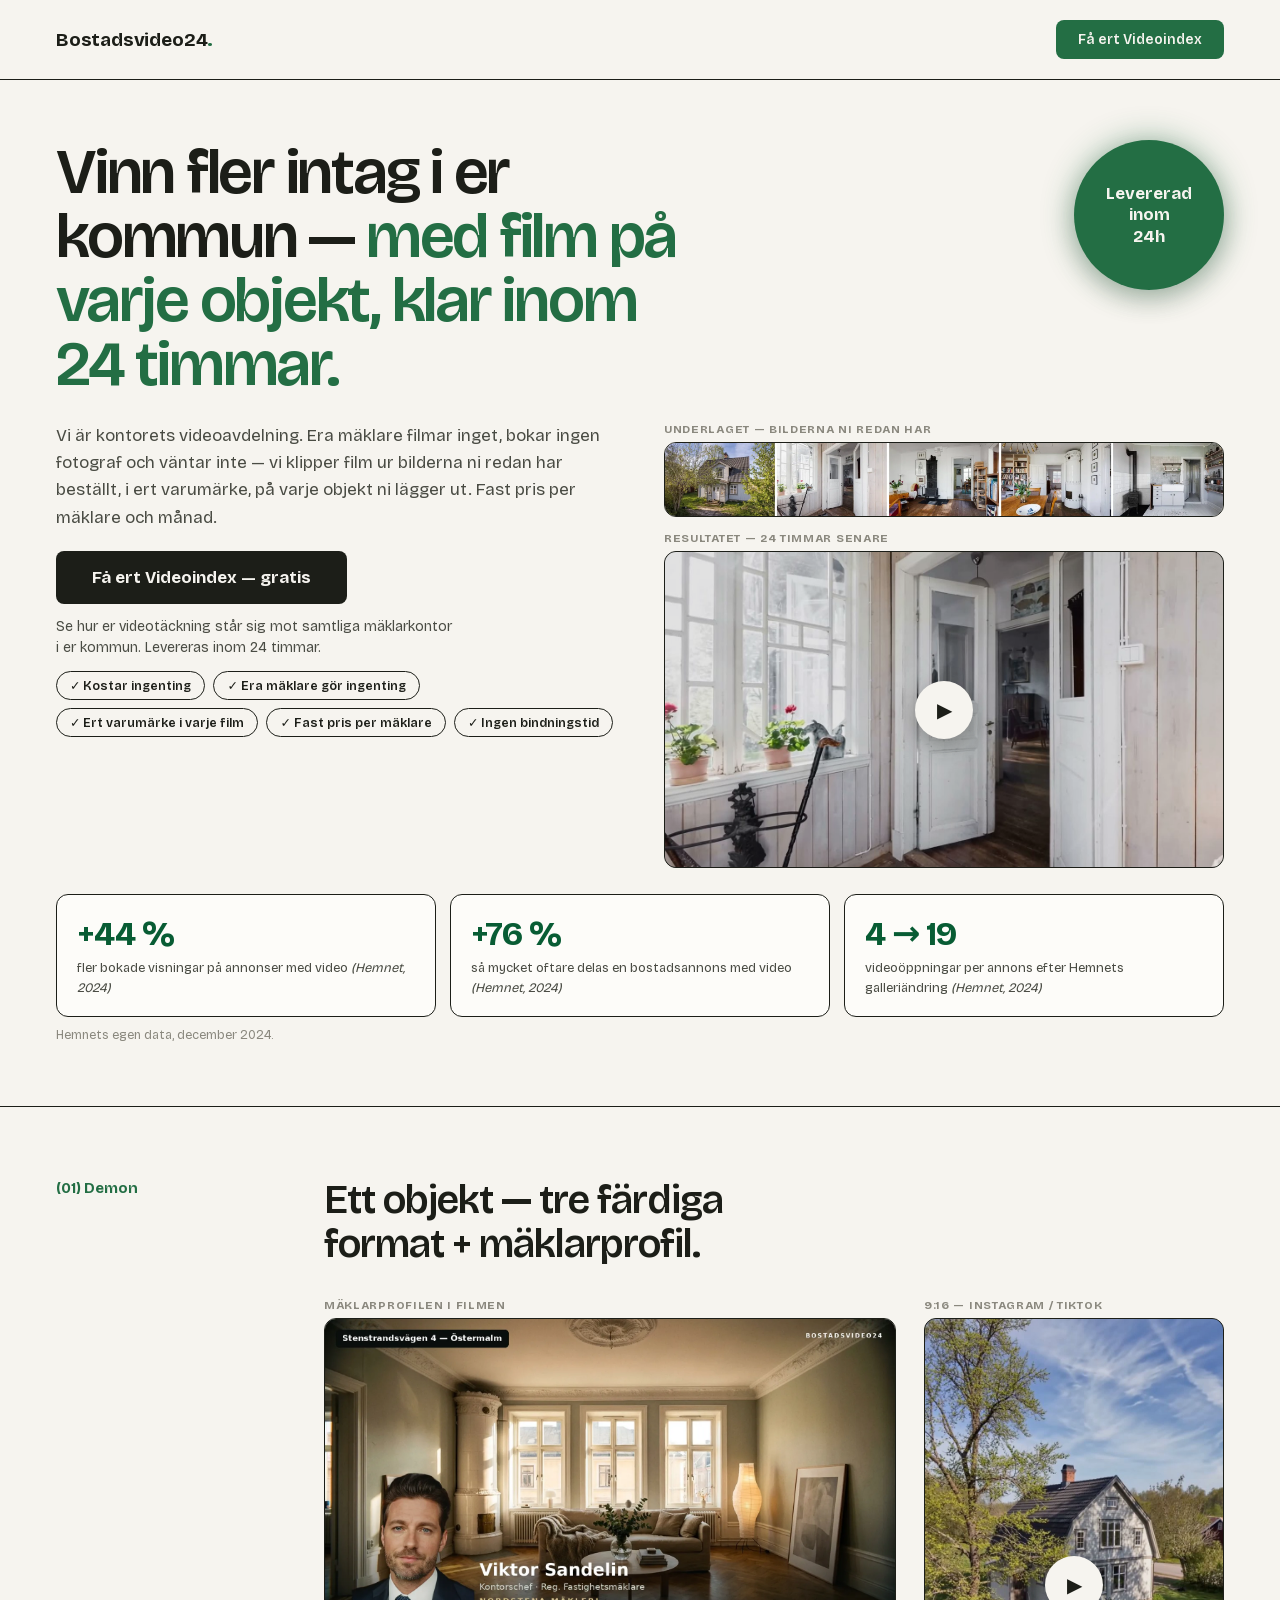
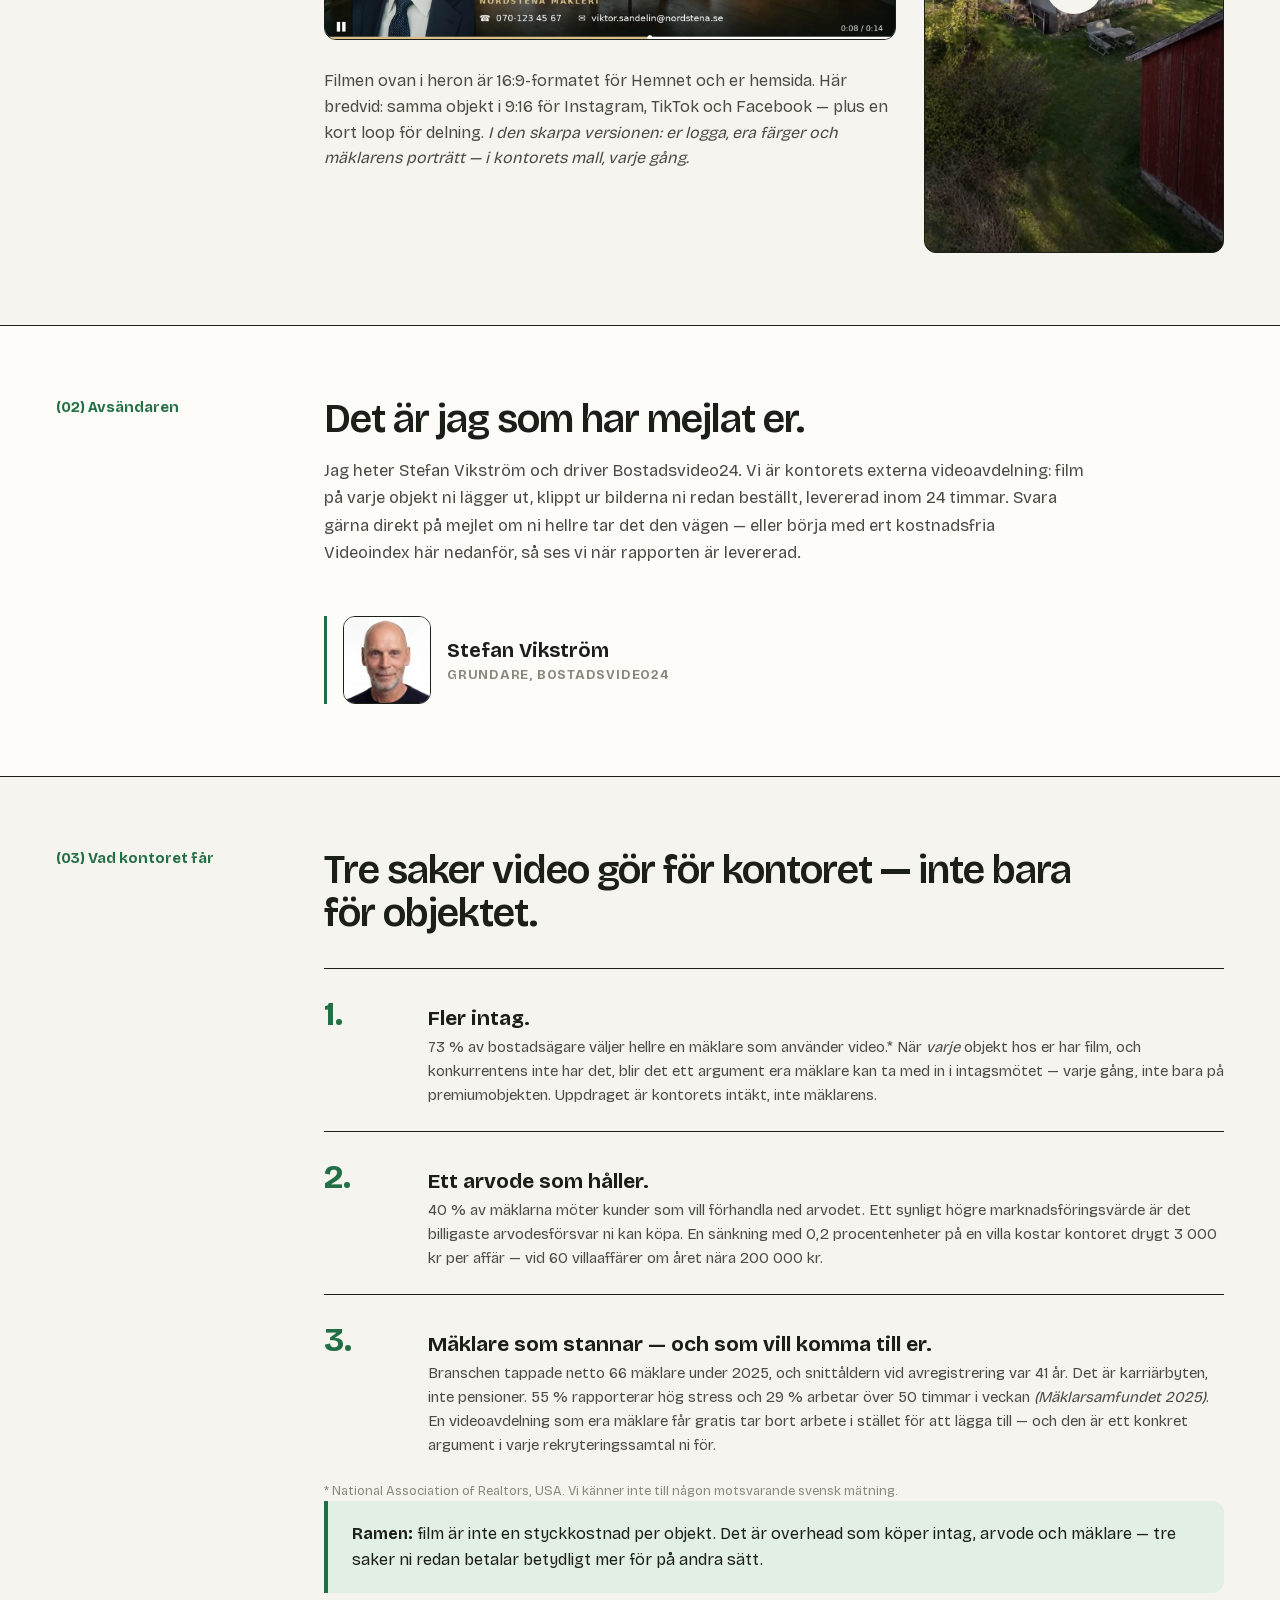
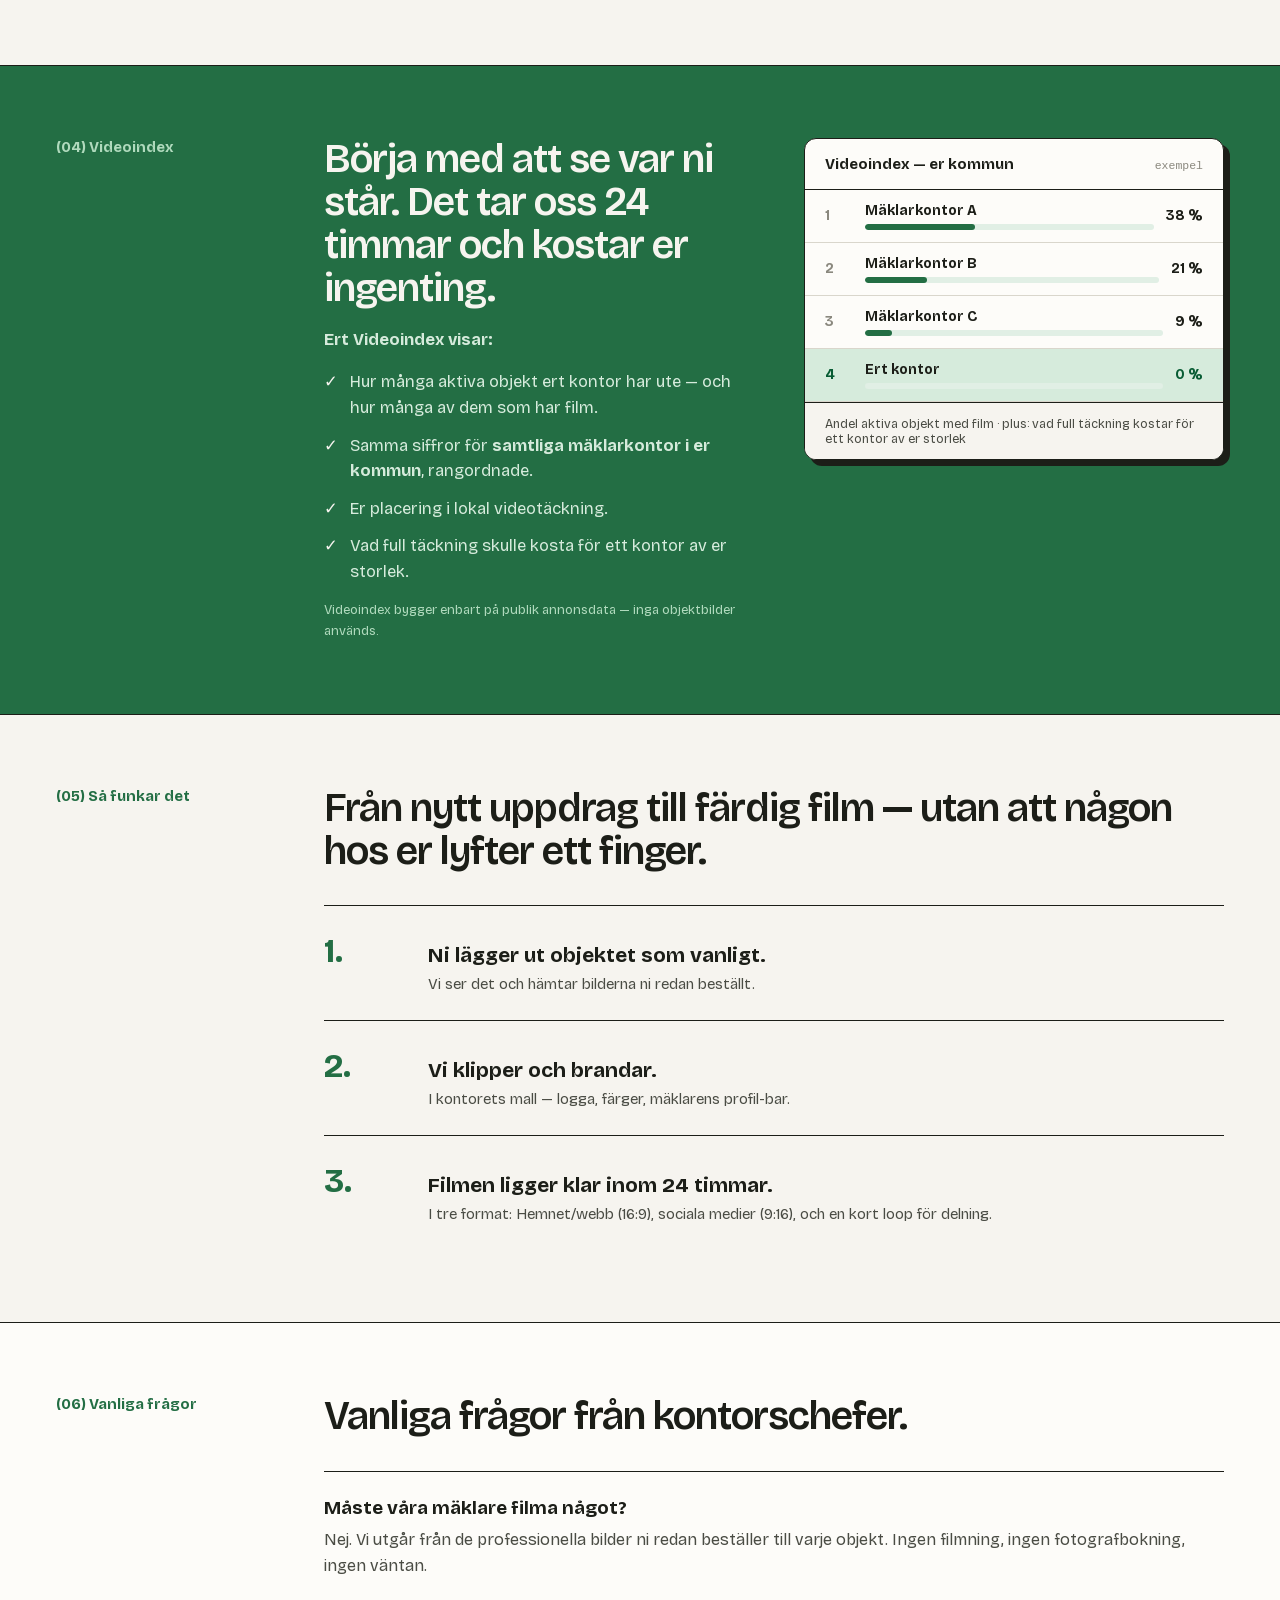
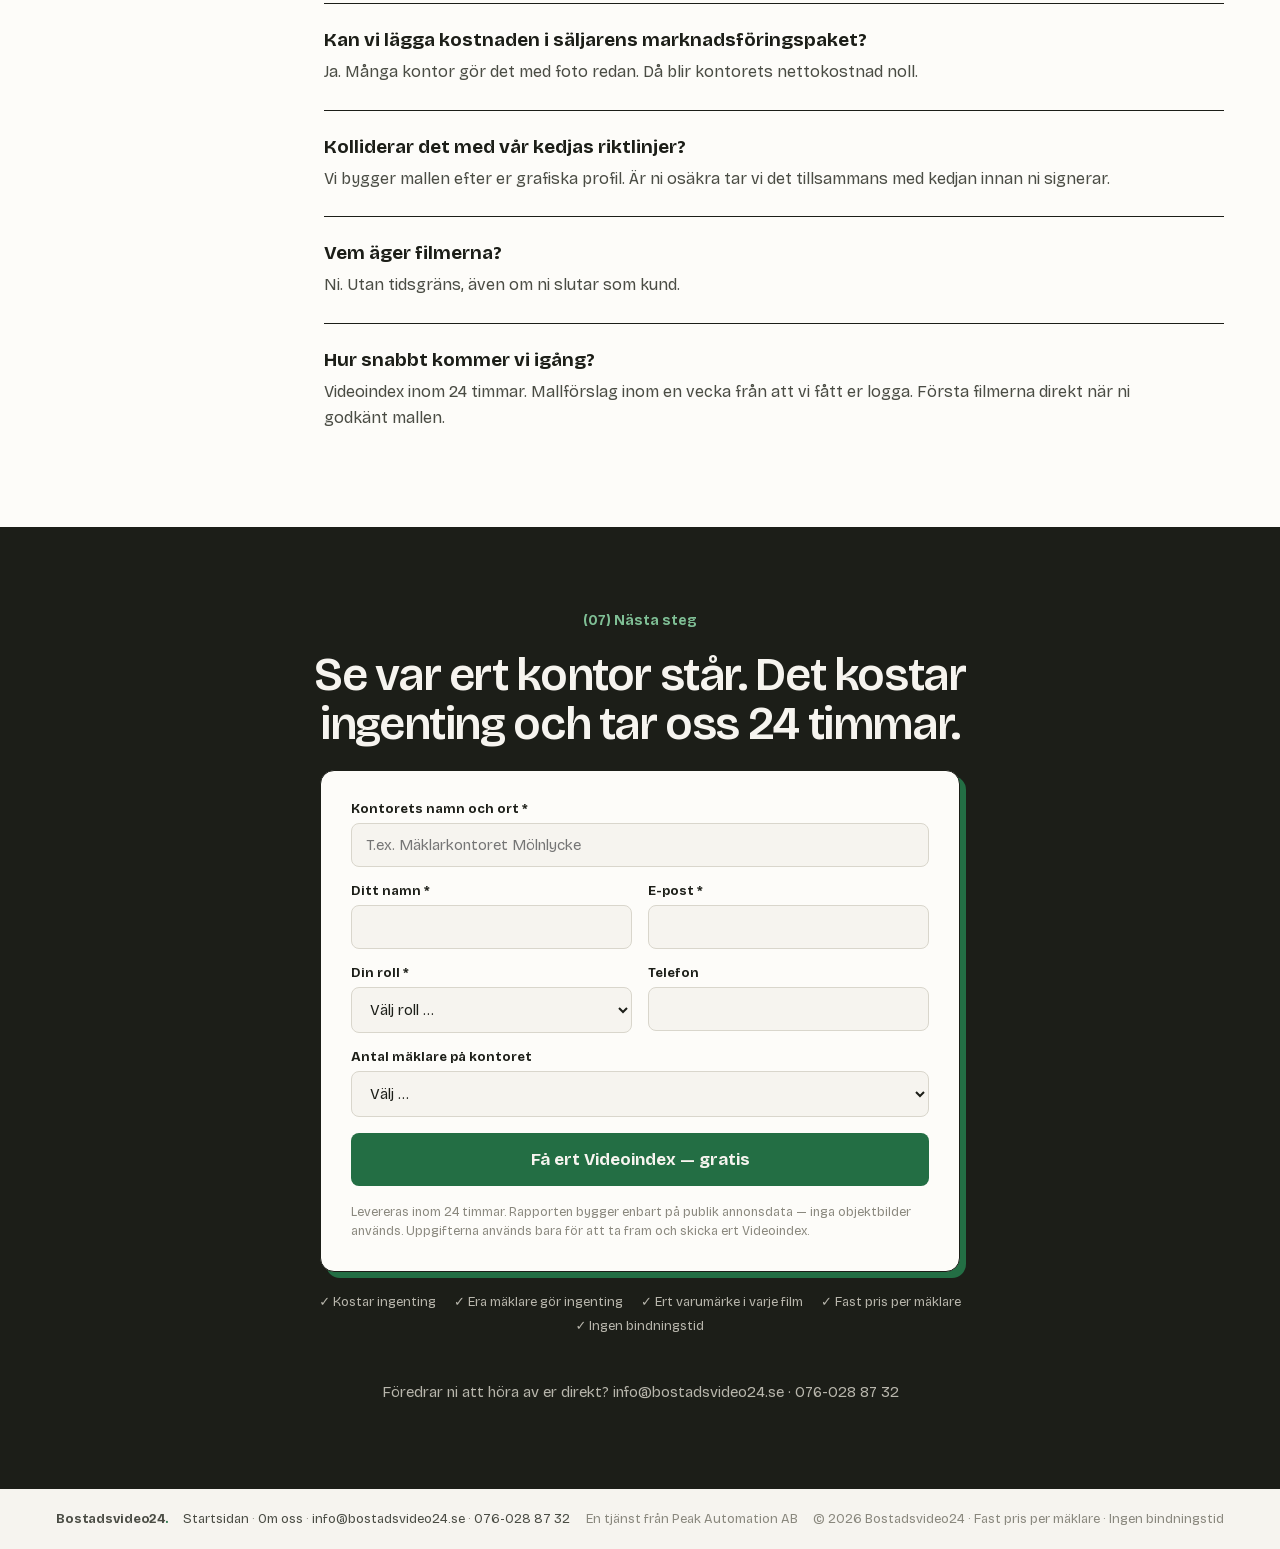
<file: maklarkontor.html>
<!DOCTYPE html>
<html lang="sv">
<head>
<meta charset="utf-8">
<meta name="viewport" content="width=device-width, initial-scale=1">
<title>Film på varje objekt — för mäklarkontor | Bostadsvideo24</title>
<meta name="description" content="Kontorets videoavdelning: film på varje objekt inom 24 timmar, i ert varumärke, till fast pris per mäklare. Börja med ett gratis Videoindex för er kommun.">
<!-- Kampanjlandning för mejlutskick till kontorsägare/franchisetagare.
     Medvetet noindex: innehållet överlappar startsidan och trafiken kommer
     från utskicken, inte från sök. Ligger därför inte i sitemap.xml. -->
<meta name="robots" content="noindex, nofollow">
<meta property="og:type" content="website">
<meta property="og:locale" content="sv_SE">
<meta property="og:site_name" content="Bostadsvideo24">
<meta property="og:title" content="Film på varje objekt — för mäklarkontor | Bostadsvideo24">
<meta property="og:description" content="Kontorets videoavdelning: film på varje objekt inom 24 timmar, i ert varumärke, till fast pris per mäklare. Börja med ett gratis Videoindex för er kommun.">
<meta property="og:image" content="https://www.bostadsvideo24.se/assets/img/og.jpg">
<meta property="og:image:width" content="1200">
<meta property="og:image:height" content="630">
<link rel="icon" href="data:image/svg+xml,%3Csvg xmlns='http://www.w3.org/2000/svg' viewBox='0 0 32 32'%3E%3Crect width='32' height='32' rx='8' fill='%232e7d4f'/%3E%3Ctext x='16' y='22' font-family='sans-serif' font-size='14' font-weight='700' fill='%23f6f4ef' text-anchor='middle'%3E24%3C/text%3E%3C/svg%3E">
<link rel="preload" href="assets/fonts/bricolage-grotesque-latin.woff2" as="font" type="font/woff2" crossorigin>
<link rel="stylesheet" href="assets/css/style.css">
<script src="assets/js/videoindex.js" defer></script>
</head>
<body>

<div class="page">

  <!-- Bantad kampanj-nav: mejlmottagaren har ett enda nästa steg. -->
  <nav class="nav">
    <a href="/" class="logo">Bostadsvideo24<span class="logo-dot">.</span></a>
    <div class="nav-links">
      <a href="#videoindex" class="btn-nav">Få ert Videoindex</a>
    </div>
  </nav>

  <!-- Hero (spec §1 — samma copy som startsidan, demon som visual) -->
  <header class="hero">
    <div class="hero-inner">
      <div class="hero-top">
        <h1>Vinn fler intag i er kommun — <em>med film på varje objekt, klar inom 24 timmar.</em></h1>
        <div class="badge-24h">Levererad<br>inom<br>24h</div>
      </div>
      <div class="hero-grid">
        <div class="hero-copy">
          <p class="hero-lead">Vi är kontorets videoavdelning. Era mäklare filmar inget, bokar ingen fotograf och väntar inte — vi klipper film ur bilderna ni redan har beställt, i ert varumärke, på varje objekt ni lägger ut. Fast pris per mäklare och månad.</p>
          <div class="hero-cta">
            <a href="#videoindex" class="btn-primary">Få ert Videoindex — gratis</a>
            <p class="cta-sub">Se hur er videotäckning står sig mot samtliga mäklarkontor i er kommun. Levereras inom 24 timmar.</p>
            <div class="chip-row">
              <span class="chip">✓ Kostar ingenting</span>
              <span class="chip">✓ Era mäklare gör ingenting</span>
              <span class="chip">✓ Ert varumärke i varje film</span>
              <span class="chip">✓ Fast pris per mäklare</span>
              <span class="chip">✓ Ingen bindningstid</span>
            </div>
          </div>
        </div>
        <div class="hero-media">
          <div class="media-stack">
            <span class="media-label">Underlaget — bilderna ni redan har</span>
            <picture>
              <source srcset="assets/img/stillbilder-underlag.webp" type="image/webp">
              <img src="assets/img/stillbilder-underlag.jpg" alt="Stillbilderna filmen skapas från" class="media-img" width="3048" height="400" decoding="async">
            </picture>
          </div>
          <div class="media-stack">
            <span class="media-label">Resultatet — 24 timmar senare</span>
            <div class="media-frame">
              <button type="button" class="video-facade"
                      data-embed="https://iframe.mediadelivery.net/embed/699355/479fa1cf-1cf2-4050-913b-e73dc4c1669e"
                      data-video-id="16-9-maklarkontor"
                      aria-label="Spela exempelfilm i 16:9 för Hemnet och kontorets hemsida">
                <img src="assets/img/video-16-9-thumb.jpg" alt="" width="1920" height="1080" fetchpriority="high" decoding="async">
                <span class="play-btn" aria-hidden="true">▶</span>
              </button>
            </div>
          </div>
        </div>
      </div>
      <div>
        <div class="hero-stats">
          <div class="stat-card stat-card--sm"><span class="stat-value">+44 %</span><span class="stat-desc">fler bokade visningar på annonser med video <em>(Hemnet, 2024)</em></span></div>
          <div class="stat-card stat-card--sm"><span class="stat-value">+76 %</span><span class="stat-desc">så mycket oftare delas en bostadsannons med video <em>(Hemnet, 2024)</em></span></div>
          <div class="stat-card stat-card--sm"><span class="stat-value">4 → 19</span><span class="stat-desc">videoöppningar per annons efter Hemnets galleriändring <em>(Hemnet, 2024)</em></span></div>
        </div>
        <p class="stats-trust">Hemnets egen data, december 2024.</p>
      </div>
    </div>
  </header>

  <!-- (01) Demon: hela leveransen per objekt -->
  <section class="section">
    <div class="section-grid">
      <span class="section-label">(01) Demon</span>
      <div class="kit-body">
        <h2>Ett objekt — tre färdiga format + mäklarprofil.</h2>
        <div class="kit-grid">
          <div class="kit-col">
            <div class="media-stack">
              <span class="media-label">Mäklarprofilen i filmen</span>
              <picture>
                <source srcset="assets/img/maklarprofil-exempel.webp" type="image/webp">
                <img src="assets/img/maklarprofil-exempel.jpg" alt="Mäklarprofil i videon — exempel med profil-bar" class="media-img" width="1920" height="1080" loading="lazy" decoding="async">
              </picture>
            </div>
            <p class="kit-note">Filmen ovan i heron är 16:9-formatet för Hemnet och er hemsida. Här bredvid: samma objekt i 9:16 för Instagram, TikTok och Facebook — plus en kort loop för delning. <em>I den skarpa versionen: er logga, era färger och mäklarens porträtt — i kontorets mall, varje gång.</em></p>
          </div>
          <div class="media-stack">
            <span class="media-label">9:16 — Instagram / TikTok</span>
            <div class="media-frame media-frame--vertical">
              <button type="button" class="video-facade"
                      data-embed="https://iframe.mediadelivery.net/embed/699355/17a2db2c-a9d0-4f64-8f5c-353f22dd0bba"
                      data-video-id="9-16-maklarkontor"
                      aria-label="Spela exempelfilm i 9:16 för sociala medier">
                <img src="assets/img/video-9-16-thumb.jpg" alt="" width="1080" height="1920" loading="lazy" decoding="async">
                <span class="play-btn" aria-hidden="true">▶</span>
              </button>
            </div>
          </div>
        </div>
      </div>
    </div>
  </section>

  <!-- (02) Avsändaren: förtroendesignal för kalla utskick -->
  <section class="section section--card-bg">
    <div class="section-grid">
      <span class="section-label">(02) Avsändaren</span>
      <div class="section-body">
        <h2>Det är jag som har mejlat er.</h2>
        <p class="section-text">Jag heter Stefan Vikström och driver Bostadsvideo24. Vi är kontorets externa videoavdelning: film på varje objekt ni lägger ut, klippt ur bilderna ni redan beställt, levererad inom 24 timmar. Svara gärna direkt på mejlet om ni hellre tar det den vägen — eller börja med ert kostnadsfria Videoindex här nedanför, så ses vi när rapporten är levererad.</p>
        <div class="byline">
          <picture>
            <source srcset="assets/img/stefan-grundare.webp" type="image/webp">
            <img src="assets/img/stefan-grundare.jpg" alt="Stefan Vikström, grundare av Bostadsvideo24" class="byline-img" width="400" height="400" loading="lazy" decoding="async">
          </picture>
          <div>
            <div class="name">Stefan Vikström</div>
            <div class="role">Grundare, Bostadsvideo24</div>
          </div>
        </div>
      </div>
    </div>
  </section>

  <!-- (03) Vad kontoret får (spec §3.4) -->
  <section class="section">
    <div class="section-grid">
      <span class="section-label">(03) Vad kontoret får</span>
      <div class="steps">
        <h2>Tre saker video gör för kontoret — inte bara för objektet.</h2>
        <div>
          <div class="step"><span class="step-num">1.</span><div><h3>Fler intag.</h3><p>73 % av bostadsägare väljer hellre en mäklare som använder video.* När <em>varje</em> objekt hos er har film, och konkurrentens inte har det, blir det ett argument era mäklare kan ta med in i intagsmötet — varje gång, inte bara på premiumobjekten. Uppdraget är kontorets intäkt, inte mäklarens.</p></div></div>
          <div class="step"><span class="step-num">2.</span><div><h3>Ett arvode som håller.</h3><p>40 % av mäklarna möter kunder som vill förhandla ned arvodet. Ett synligt högre marknadsföringsvärde är det billigaste arvodesförsvar ni kan köpa. En sänkning med 0,2 procentenheter på en villa kostar kontoret drygt 3 000 kr per affär — vid 60 villaaffärer om året nära 200 000 kr.</p></div></div>
          <div class="step"><span class="step-num">3.</span><div><h3>Mäklare som stannar — och som vill komma till er.</h3><p>Branschen tappade netto 66 mäklare under 2025, och snittåldern vid avregistrering var 41 år. Det är karriärbyten, inte pensioner. 55 % rapporterar hög stress och 29 % arbetar över 50 timmar i veckan <em>(Mäklarsamfundet 2025)</em>. En videoavdelning som era mäklare får gratis tar bort arbete i stället för att lägga till — och den är ett konkret argument i varje rekryteringssamtal ni för.</p></div></div>
        </div>
        <p class="footnote">* National Association of Realtors, USA. Vi känner inte till någon motsvarande svensk mätning.</p>
        <p class="callout"><strong>Ramen:</strong> film är inte en styckkostnad per objekt. Det är overhead som köper intag, arvode och mäklare — tre saker ni redan betalar betydligt mer för på andra sätt.</p>
      </div>
    </div>
  </section>

  <!-- (04) Videoindex — lead magneten (spec §3.2) -->
  <section class="section section--solution">
    <div class="section-grid">
      <span class="section-label">(04) Videoindex</span>
      <div class="vi-grid2">
        <div class="section-body">
          <h2>Börja med att se var ni står. Det tar oss 24 timmar och kostar er ingenting.</h2>
          <p class="section-text"><strong>Ert Videoindex visar:</strong></p>
          <ul class="vi-list">
            <li><span class="check">✓</span>Hur många aktiva objekt ert kontor har ute — och hur många av dem som har film.</li>
            <li><span class="check">✓</span>Samma siffror för <strong>samtliga mäklarkontor i er kommun</strong>, rangordnade.</li>
            <li><span class="check">✓</span>Er placering i lokal videotäckning.</li>
            <li><span class="check">✓</span>Vad full täckning skulle kosta för ett kontor av er storlek.</li>
          </ul>
          <p class="footnote">Videoindex bygger enbart på publik annonsdata — inga objektbilder används.</p>
        </div>
        <div class="report-mock" aria-label="Anonymiserat exempel på ett Videoindex">
          <div class="report-head"><strong>Videoindex — er kommun</strong><span>exempel</span></div>
          <div class="report-row">
            <span class="report-rank">1</span>
            <span class="report-name"><em>Mäklarkontor A</em><span class="report-bar"><i style="width:38%"></i></span></span>
            <span class="report-pct">38 %</span>
          </div>
          <div class="report-row">
            <span class="report-rank">2</span>
            <span class="report-name"><em>Mäklarkontor B</em><span class="report-bar"><i style="width:21%"></i></span></span>
            <span class="report-pct">21 %</span>
          </div>
          <div class="report-row">
            <span class="report-rank">3</span>
            <span class="report-name"><em>Mäklarkontor C</em><span class="report-bar"><i style="width:9%"></i></span></span>
            <span class="report-pct">9 %</span>
          </div>
          <div class="report-row report-row--you">
            <span class="report-rank">4</span>
            <span class="report-name"><em>Ert kontor</em><span class="report-bar"><i style="width:0"></i></span></span>
            <span class="report-pct">0 %</span>
          </div>
          <div class="report-foot">Andel aktiva objekt med film · plus: vad full täckning kostar för ett kontor av er storlek</div>
        </div>
      </div>
    </div>
  </section>

  <!-- (05) Så funkar det (spec §3.3) -->
  <section id="process" class="section">
    <div class="section-grid">
      <span class="section-label">(05) Så funkar det</span>
      <div class="steps">
        <h2>Från nytt uppdrag till färdig film — utan att någon hos er lyfter ett finger.</h2>
        <div>
          <div class="step"><span class="step-num">1.</span><div><h3>Ni lägger ut objektet som vanligt.</h3><p>Vi ser det och hämtar bilderna ni redan beställt.</p></div></div>
          <div class="step"><span class="step-num">2.</span><div><h3>Vi klipper och brandar.</h3><p>I kontorets mall — logga, färger, mäklarens profil-bar.</p></div></div>
          <div class="step"><span class="step-num">3.</span><div><h3>Filmen ligger klar inom 24 timmar.</h3><p>I tre format: Hemnet/webb (16:9), sociala medier (9:16), och en kort loop för delning.</p></div></div>
        </div>
      </div>
    </div>
  </section>

  <!-- (06) Vanliga frågor — kort urval av spec §3.8; fulla listan finns på startsidan -->
  <section id="fragor" class="section section--card-bg">
    <div class="section-grid">
      <span class="section-label">(06) Vanliga frågor</span>
      <div class="faq">
        <h2>Vanliga frågor från kontorschefer.</h2>
        <div>
          <div class="faq-item">
            <h3>Måste våra mäklare filma något?</h3>
            <p>Nej. Vi utgår från de professionella bilder ni redan beställer till varje objekt. Ingen filmning, ingen fotografbokning, ingen väntan.</p>
          </div>
          <div class="faq-item">
            <h3>Kan vi lägga kostnaden i säljarens marknadsföringspaket?</h3>
            <p>Ja. Många kontor gör det med foto redan. Då blir kontorets nettokostnad noll.</p>
          </div>
          <div class="faq-item">
            <h3>Kolliderar det med vår kedjas riktlinjer?</h3>
            <p>Vi bygger mallen efter er grafiska profil. Är ni osäkra tar vi det tillsammans med kedjan innan ni signerar.</p>
          </div>
          <div class="faq-item">
            <h3>Vem äger filmerna?</h3>
            <p>Ni. Utan tidsgräns, även om ni slutar som kund.</p>
          </div>
          <div class="faq-item">
            <h3>Hur snabbt kommer vi igång?</h3>
            <p>Videoindex inom 24 timmar. Mallförslag inom en vecka från att vi fått er logga. Första filmerna direkt när ni godkänt mallen.</p>
          </div>
        </div>
      </div>
    </div>
  </section>

  <!-- (07) Avslutande CTA + formuläret (spec §3.9 + §5) -->
  <section id="videoindex" class="final-cta">
    <div class="final-cta-inner">
      <span class="section-label">(07) Nästa steg</span>
      <h2>Se var ert kontor står. Det kostar ingenting och tar oss 24 timmar.</h2>
      <form id="videoindex-form" class="vi-card vi-grid" method="post" enctype="text/plain"
            action="mailto:info@bostadsvideo24.se?subject=Videoindex">
        <div class="field field--full">
          <label for="vi-kontor">Kontorets namn och ort *</label>
          <input id="vi-kontor" name="kontor" type="text" required autocomplete="organization" placeholder="T.ex. Mäklarkontoret Mölnlycke">
        </div>
        <div class="field">
          <label for="vi-namn">Ditt namn *</label>
          <input id="vi-namn" name="namn" type="text" required autocomplete="name">
        </div>
        <div class="field">
          <label for="vi-epost">E-post *</label>
          <input id="vi-epost" name="epost" type="email" required autocomplete="email">
        </div>
        <div class="field">
          <label for="vi-roll">Din roll *</label>
          <select id="vi-roll" name="roll" required>
            <option value="" selected disabled>Välj roll …</option>
            <option>Franchisetagare</option>
            <option>Kontorschef</option>
            <option>VD</option>
            <option>Mäklare</option>
            <option>Annat</option>
          </select>
        </div>
        <div class="field">
          <label for="vi-telefon">Telefon</label>
          <input id="vi-telefon" name="telefon" type="tel" autocomplete="tel">
        </div>
        <div class="field field--full">
          <label for="vi-antal">Antal mäklare på kontoret</label>
          <select id="vi-antal" name="antal_maklare">
            <option value="" selected>Välj …</option>
            <option>1–2</option>
            <option>3–5</option>
            <option>6–9</option>
            <option>10+</option>
          </select>
        </div>
        <div class="hp" aria-hidden="true">
          <label for="vi-webbplats">Lämna fältet tomt</label>
          <input id="vi-webbplats" name="webbplats" type="text" tabindex="-1" autocomplete="off">
        </div>
        <button type="submit" class="vi-submit">Få ert Videoindex — gratis</button>
        <p class="form-status" id="form-status" role="status" hidden></p>
        <p class="vi-micro">Levereras inom 24 timmar. Rapporten bygger enbart på publik annonsdata — inga objektbilder används. Uppgifterna används bara för att ta fram och skicka ert Videoindex.</p>
      </form>
      <div class="cta-chips">
        <span>✓ Kostar ingenting</span><span>✓ Era mäklare gör ingenting</span><span>✓ Ert varumärke i varje film</span><span>✓ Fast pris per mäklare</span><span>✓ Ingen bindningstid</span>
      </div>
      <p class="cta-fallback">
        Föredrar ni att höra av er direkt?
        <a href="mailto:info@bostadsvideo24.se">info@bostadsvideo24.se</a>
        · <a href="tel:+46760288732">076-028 87 32</a>
      </p>
    </div>
  </section>

  <footer class="footer">
    <span class="logo"><a href="/">Bostadsvideo24<span class="logo-dot">.</span></a></span>
    <span><a href="/">Startsidan</a> · <a href="/om-oss">Om oss</a> · <a href="mailto:info@bostadsvideo24.se">info@bostadsvideo24.se</a> · <a href="tel:+46760288732">076-028 87 32</a></span>
    <span>En tjänst från Peak Automation AB</span>
    <span>© 2026 Bostadsvideo24 · Fast pris per mäklare · Ingen bindningstid</span>
  </footer>

</div>

</body>
</html>
</file>
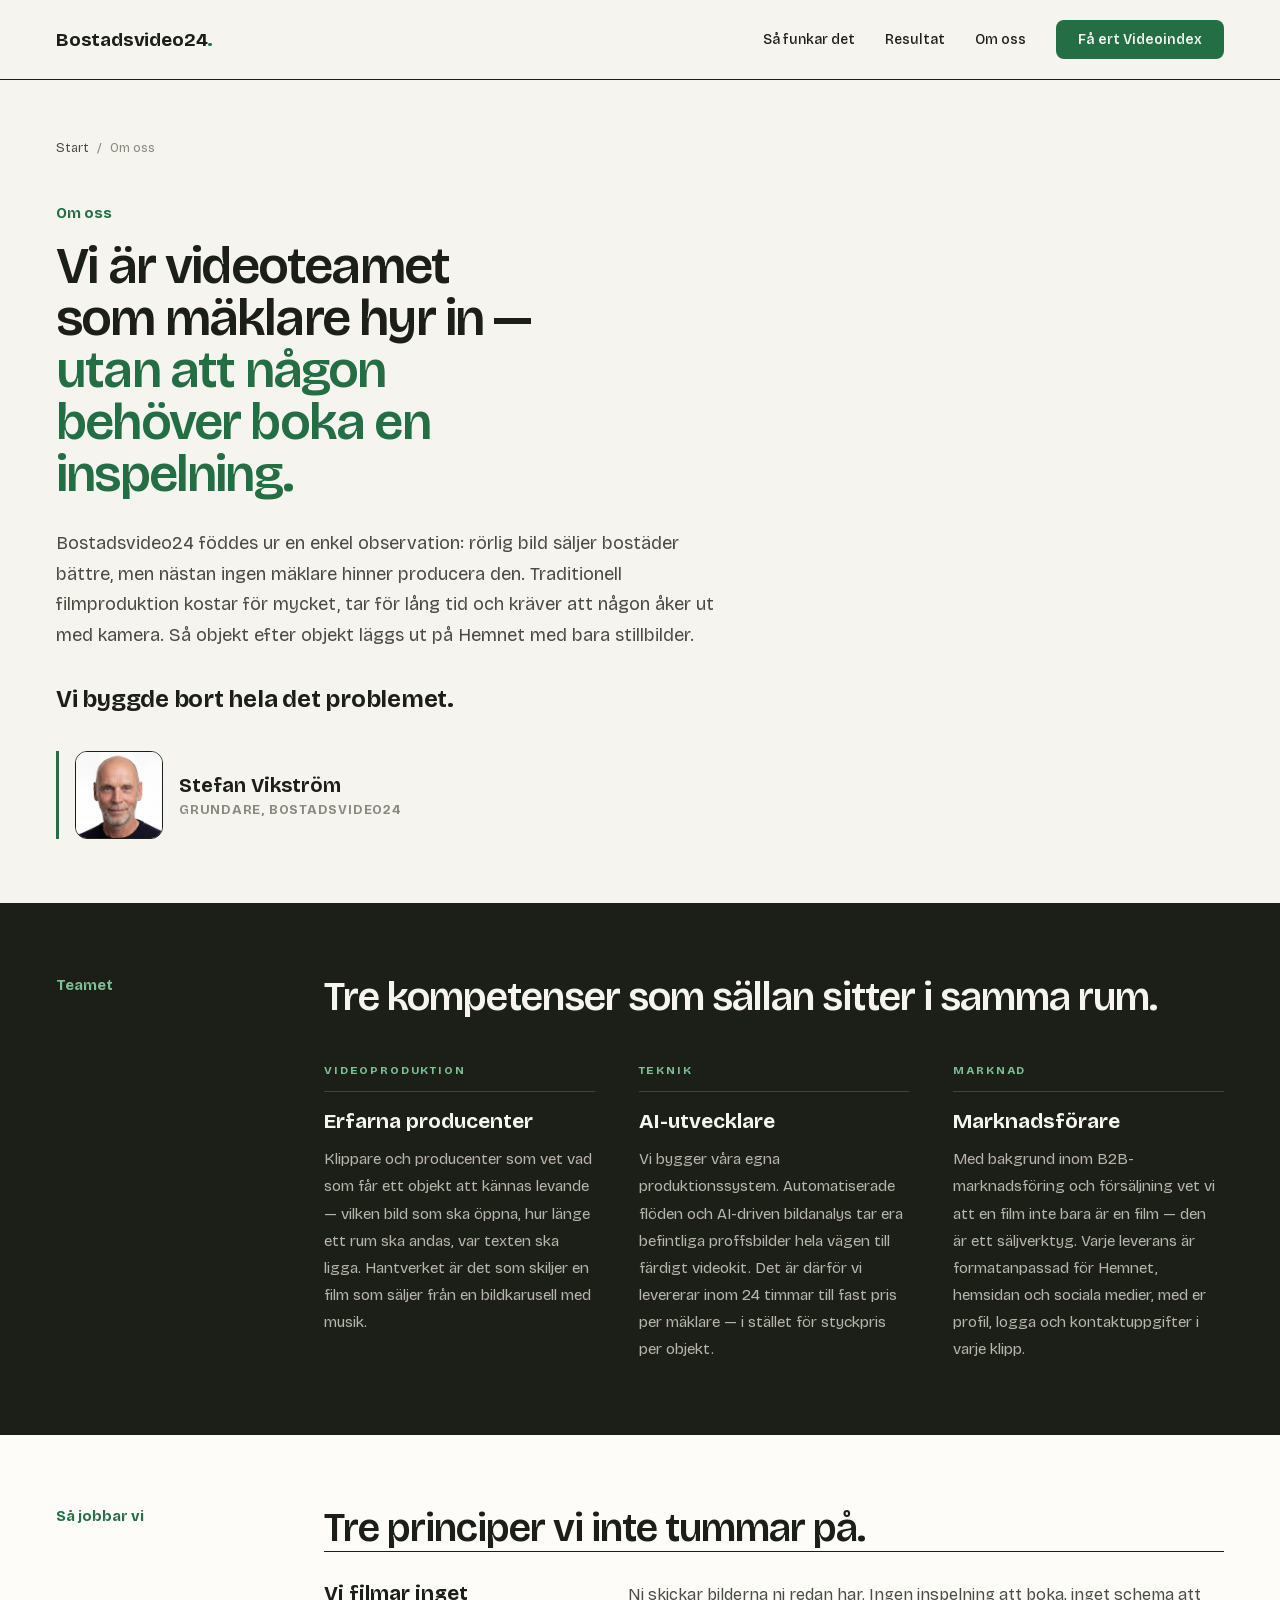
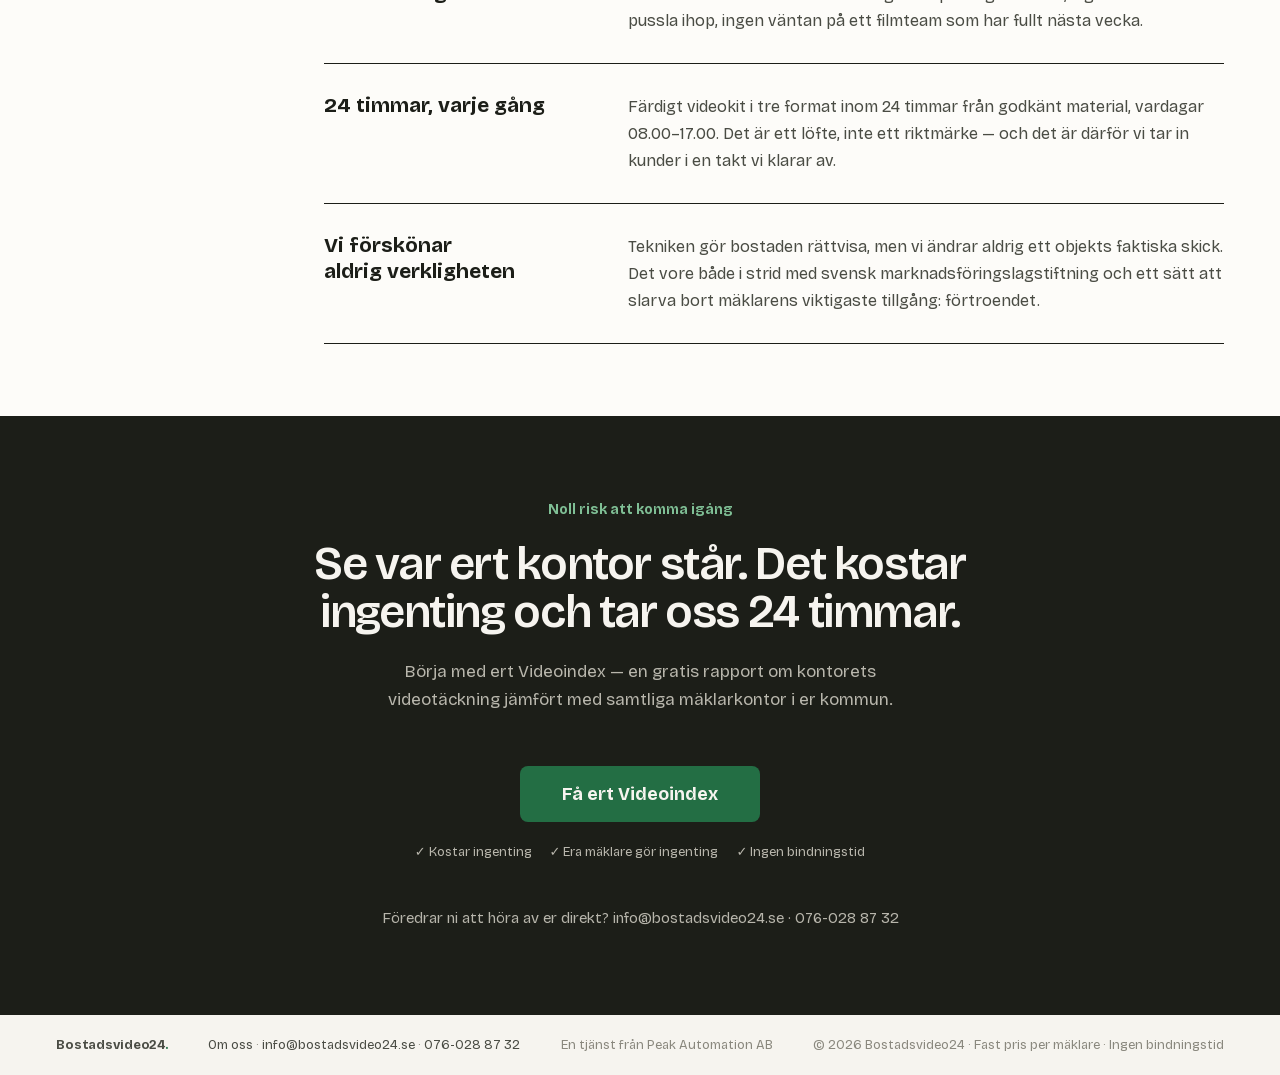
<file: om-oss.html>
<!DOCTYPE html>
<html lang="sv">
<head>
<meta charset="utf-8">
<meta name="viewport" content="width=device-width, initial-scale=1">
<title>Om oss — videoteamet mäklarkontor hyr in | Bostadsvideo24</title>
<meta name="description" content="Bostadsvideo24 producerar bostadsfilm av mäklarens befintliga bilder — ingen inspelning att boka, leverans inom 24 timmar. Om teamet, tekniken och hur vi arbetar.">
<link rel="canonical" href="https://www.bostadsvideo24.se/om-oss">
<meta property="og:type" content="website">
<meta property="og:locale" content="sv_SE">
<meta property="og:site_name" content="Bostadsvideo24">
<meta property="og:url" content="https://www.bostadsvideo24.se/om-oss">
<meta property="og:title" content="Om oss — videoteamet mäklarkontor hyr in | Bostadsvideo24">
<meta property="og:description" content="Rörlig bild säljer bostäder bättre, men nästan ingen mäklare hinner producera den. Vi byggde bort hela det problemet.">
<meta property="og:image" content="https://www.bostadsvideo24.se/assets/img/og.jpg">
<meta property="og:image:width" content="1200">
<meta property="og:image:height" content="630">
<meta property="og:image:alt" content="Bostadsvideo24 — bostadsvideo på 24 timmar, ert externa videoteam för mäklarkontor">
<meta name="twitter:card" content="summary_large_image">
<meta name="twitter:title" content="Om oss — videoteamet mäklarkontor hyr in | Bostadsvideo24">
<meta name="twitter:description" content="Rörlig bild säljer bostäder bättre, men nästan ingen mäklare hinner producera den. Vi byggde bort hela det problemet.">
<meta name="twitter:image" content="https://www.bostadsvideo24.se/assets/img/og.jpg">
<link rel="icon" href="data:image/svg+xml,%3Csvg xmlns='http://www.w3.org/2000/svg' viewBox='0 0 32 32'%3E%3Crect width='32' height='32' rx='8' fill='%232e7d4f'/%3E%3Ctext x='16' y='22' font-family='sans-serif' font-size='14' font-weight='700' fill='%23f6f4ef' text-anchor='middle'%3E24%3C/text%3E%3C/svg%3E">
<link rel="preload" href="assets/fonts/bricolage-grotesque-latin.woff2" as="font" type="font/woff2" crossorigin>
<link rel="stylesheet" href="assets/css/style.css">
<script type="application/ld+json">
{
  "@context": "https://schema.org",
  "@graph": [
    {
      "@type": ["WebPage", "AboutPage"],
      "@id": "https://www.bostadsvideo24.se/om-oss#webpage",
      "url": "https://www.bostadsvideo24.se/om-oss",
      "name": "Om oss — videoteamet mäklarkontor hyr in",
      "description": "Om Bostadsvideo24: teamet, tekniken och de tre principer verksamheten bygger på. Bostadsfilm producerad av mäklarens befintliga bilder, levererad inom 24 timmar.",
      "isPartOf": { "@id": "https://www.bostadsvideo24.se/#website" },
      "about": { "@id": "https://www.bostadsvideo24.se/#organization" },
      "inLanguage": "sv-SE"
    },
    {
      "@type": "BreadcrumbList",
      "@id": "https://www.bostadsvideo24.se/om-oss#breadcrumb",
      "itemListElement": [
        { "@type": "ListItem", "position": 1, "name": "Start", "item": "https://www.bostadsvideo24.se/" },
        { "@type": "ListItem", "position": 2, "name": "Om oss", "item": "https://www.bostadsvideo24.se/om-oss" }
      ]
    },
    {
      "@type": "Person",
      "@id": "https://www.bostadsvideo24.se/#grundare",
      "name": "Stefan Vikström",
      "givenName": "Stefan",
      "familyName": "Vikström",
      "jobTitle": "Grundare",
      "image": "https://www.bostadsvideo24.se/assets/img/stefan-grundare.jpg",
      "worksFor": { "@id": "https://www.bostadsvideo24.se/#organization" }
    }
  ]
}
</script>
</head>
<body>

<div class="page">

  <nav class="nav">
    <a href="/" class="logo">Bostadsvideo24<span class="logo-dot">.</span></a>
    <div class="nav-links">
      <a href="/#process">Så funkar det</a><a href="/#resultat">Resultat</a><a href="/om-oss">Om oss</a>
      <a href="/#videoindex" class="btn-nav">Få ert Videoindex</a>
    </div>
  </nav>

  <!-- Hero -->
  <header class="hero">
    <div class="hero-inner">
      <nav class="crumbs" aria-label="Brödsmulor">
        <a href="/">Start</a> <span aria-hidden="true">/</span> <span>Om oss</span>
      </nav>
      <div class="about-hero-copy">
        <span class="section-label">Om oss</span>
        <h1>Vi är videoteamet som mäklare hyr in — <em>utan att någon behöver boka en inspelning.</em></h1>
        <p class="about-lead">Bostadsvideo24 föddes ur en enkel observation: rörlig bild säljer bostäder bättre, men nästan ingen mäklare hinner producera den. Traditionell filmproduktion kostar för mycket, tar för lång tid och kräver att någon åker ut med kamera. Så objekt efter objekt läggs ut på Hemnet med bara stillbilder.</p>
        <p class="about-kicker">Vi byggde bort hela det problemet.</p>
        <div class="byline">
          <picture>
            <source srcset="assets/img/stefan-grundare.webp" type="image/webp">
            <img src="assets/img/stefan-grundare.jpg" alt="Stefan Vikström, grundare av Bostadsvideo24" class="byline-img" width="400" height="400" decoding="async">
          </picture>
          <div>
            <div class="name">Stefan Vikström</div>
            <div class="role">Grundare, Bostadsvideo24</div>
          </div>
        </div>
      </div>
    </div>
  </header>

  <!-- Teamet -->
  <section class="section section--dark">
    <div class="section-grid">
      <span class="section-label">Teamet</span>
      <div>
        <h2>Tre kompetenser som sällan sitter i samma rum.</h2>
        <div class="about-cols">
          <div class="about-col">
            <span class="tag">Videoproduktion</span>
            <h3>Erfarna producenter</h3>
            <p>Klippare och producenter som vet vad som får ett objekt att kännas levande — vilken bild som ska öppna, hur länge ett rum ska andas, var texten ska ligga. Hantverket är det som skiljer en film som säljer från en bildkarusell med musik.</p>
          </div>
          <div class="about-col">
            <span class="tag">Teknik</span>
            <h3>AI-utvecklare</h3>
            <p>Vi bygger våra egna produktionssystem. Automatiserade flöden och AI-driven bildanalys tar era befintliga proffsbilder hela vägen till färdigt videokit. Det är därför vi levererar inom 24 timmar till fast pris per mäklare — i stället för styckpris per objekt.</p>
          </div>
          <div class="about-col">
            <span class="tag">Marknad</span>
            <h3>Marknadsförare</h3>
            <p>Med bakgrund inom B2B-marknadsföring och försäljning vet vi att en film inte bara är en film — den är ett säljverktyg. Varje leverans är formatanpassad för Hemnet, hemsidan och sociala medier, med er profil, logga och kontaktuppgifter i varje klipp.</p>
          </div>
        </div>
      </div>
    </div>
  </section>

  <!-- Så jobbar vi -->
  <section class="section section--card-bg">
    <div class="section-grid">
      <span class="section-label">Så jobbar vi</span>
      <div>
        <h2>Tre principer vi inte tummar på.</h2>
        <div class="about-row">
          <h3>Vi filmar inget</h3>
          <p>Ni skickar bilderna ni redan har. Ingen inspelning att boka, inget schema att pussla ihop, ingen väntan på ett filmteam som har fullt nästa vecka.</p>
        </div>
        <div class="about-row">
          <h3>24 timmar, varje gång</h3>
          <p>Färdigt videokit i tre format inom 24 timmar från godkänt material, vardagar 08.00–17.00. Det är ett löfte, inte ett riktmärke — och det är därför vi tar in kunder i en takt vi klarar av.</p>
        </div>
        <div class="about-row">
          <h3>Vi förskönar aldrig verkligheten</h3>
          <p>Tekniken gör bostaden rättvisa, men vi ändrar aldrig ett objekts faktiska skick. Det vore både i strid med svensk marknadsföringslagstiftning och ett sätt att slarva bort mäklarens viktigaste tillgång: förtroendet.</p>
        </div>
      </div>
    </div>
  </section>

  <!-- Avslutande CTA -->
  <section id="boka" class="final-cta">
    <div class="final-cta-inner">
      <span class="section-label">Noll risk att komma igång</span>
      <h2>Se var ert kontor står. Det kostar ingenting och tar oss 24 timmar.</h2>
      <p class="cta-lead">Börja med ert Videoindex — en gratis rapport om kontorets videotäckning jämfört med samtliga mäklarkontor i er kommun.</p>
      <a href="/#videoindex" class="btn-cta">Få ert Videoindex</a>
      <div class="cta-chips">
        <span>✓ Kostar ingenting</span><span>✓ Era mäklare gör ingenting</span><span>✓ Ingen bindningstid</span>
      </div>
      <p class="cta-fallback">
        Föredrar ni att höra av er direkt?
        <a href="mailto:info@bostadsvideo24.se">info@bostadsvideo24.se</a>
        · <a href="tel:+46760288732">076-028 87 32</a>
      </p>
    </div>
  </section>

  <footer class="footer">
    <span class="logo"><a href="/">Bostadsvideo24<span class="logo-dot">.</span></a></span>
    <span><a href="/om-oss">Om oss</a> · <a href="mailto:info@bostadsvideo24.se">info@bostadsvideo24.se</a> · <a href="tel:+46760288732">076-028 87 32</a></span>
    <span>En tjänst från Peak Automation AB</span>
    <span>© 2026 Bostadsvideo24 · Fast pris per mäklare · Ingen bindningstid</span>
  </footer>

</div>

</body>
</html>
</file>
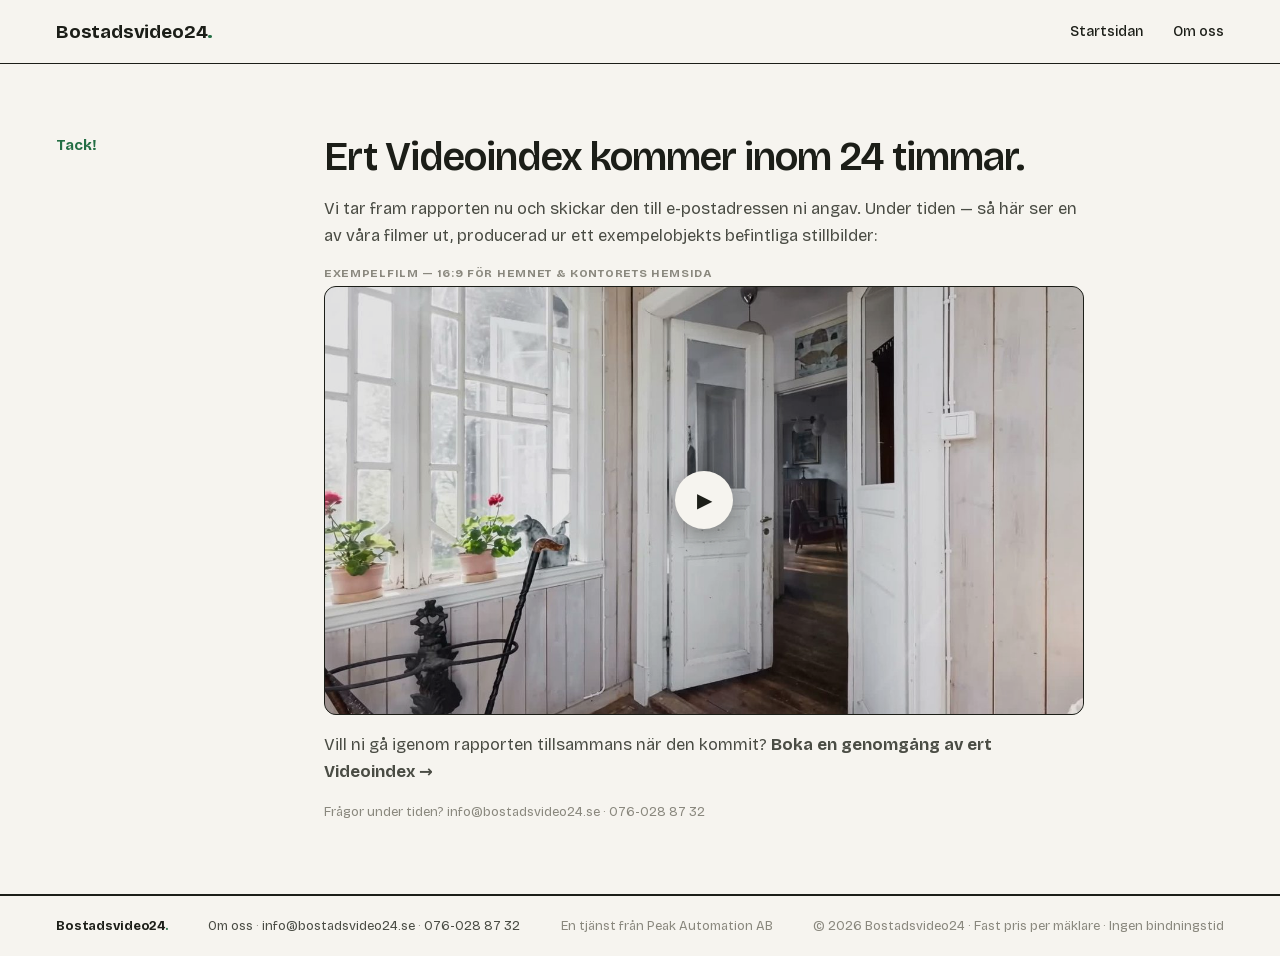
<file: tack.html>
<!DOCTYPE html>
<html lang="sv">
<head>
<meta charset="utf-8">
<meta name="viewport" content="width=device-width, initial-scale=1">
<title>Tack — ert Videoindex är på väg | Bostadsvideo24</title>
<meta name="description" content="Ert Videoindex levereras inom 24 timmar.">
<meta name="robots" content="noindex, nofollow">
<link rel="icon" href="data:image/svg+xml,%3Csvg xmlns='http://www.w3.org/2000/svg' viewBox='0 0 32 32'%3E%3Crect width='32' height='32' rx='8' fill='%232e7d4f'/%3E%3Ctext x='16' y='22' font-family='sans-serif' font-size='14' font-weight='700' fill='%23f6f4ef' text-anchor='middle'%3E24%3C/text%3E%3C/svg%3E">
<link rel="preload" href="assets/fonts/bricolage-grotesque-latin.woff2" as="font" type="font/woff2" crossorigin>
<link rel="stylesheet" href="assets/css/style.css">
<script src="assets/js/videoindex.js" defer></script>
</head>
<body>

<div class="page">

  <nav class="nav">
    <a class="logo" href="/">Bostadsvideo24<span class="logo-dot">.</span></a>
    <div class="nav-links">
      <a href="/">Startsidan</a><a href="/om-oss">Om oss</a>
    </div>
  </nav>

  <!-- Tacksidan är den mest underutnyttjade säljytan på sajten (spec §5).
       OBS: aldrig formulering som antyder att vi redan gjort film på
       besökarens objekt — demofilmen är ett eget exempelobjekt. -->
  <section class="section">
    <div class="section-grid">
      <span class="section-label">Tack!</span>
      <div class="section-body">
        <h2>Ert Videoindex kommer inom 24 timmar.</h2>
        <p class="section-text">Vi tar fram rapporten nu och skickar den till e-postadressen ni angav. Under tiden — så här ser en av våra filmer ut, producerad ur ett exempelobjekts befintliga stillbilder:</p>
        <div class="media-stack">
          <span class="media-label">Exempelfilm — 16:9 för Hemnet &amp; kontorets hemsida</span>
          <div class="media-frame">
            <button type="button" class="video-facade"
                    data-embed="https://iframe.mediadelivery.net/embed/699355/479fa1cf-1cf2-4050-913b-e73dc4c1669e"
                    data-video-id="16-9-exempel-tack"
                    aria-label="Spela exempelfilm i 16:9">
              <img src="assets/img/video-16-9-thumb.jpg" alt="" width="1920" height="1080" decoding="async">
              <span class="play-btn" aria-hidden="true">▶</span>
            </button>
          </div>
        </div>
        <p class="section-text">Vill ni gå igenom rapporten tillsammans när den kommit? <a href="https://cal.com/stefan-vikstrom-peakmarketing/strategimote-bostadsvideo24" rel="noopener" target="_blank"><strong>Boka en genomgång av ert Videoindex →</strong></a></p>
        <p class="footnote">Frågor under tiden? <a href="mailto:info@bostadsvideo24.se">info@bostadsvideo24.se</a> · <a href="tel:+46760288732">076-028 87 32</a></p>
      </div>
    </div>
  </section>

  <footer class="footer">
    <span class="logo">Bostadsvideo24<span class="logo-dot">.</span></span>
    <span><a href="/om-oss">Om oss</a> · <a href="mailto:info@bostadsvideo24.se">info@bostadsvideo24.se</a> · <a href="tel:+46760288732">076-028 87 32</a></span>
    <span>En tjänst från Peak Automation AB</span>
    <span>© 2026 Bostadsvideo24 · Fast pris per mäklare · Ingen bindningstid</span>
  </footer>

</div>

</body>
</html>
</file>
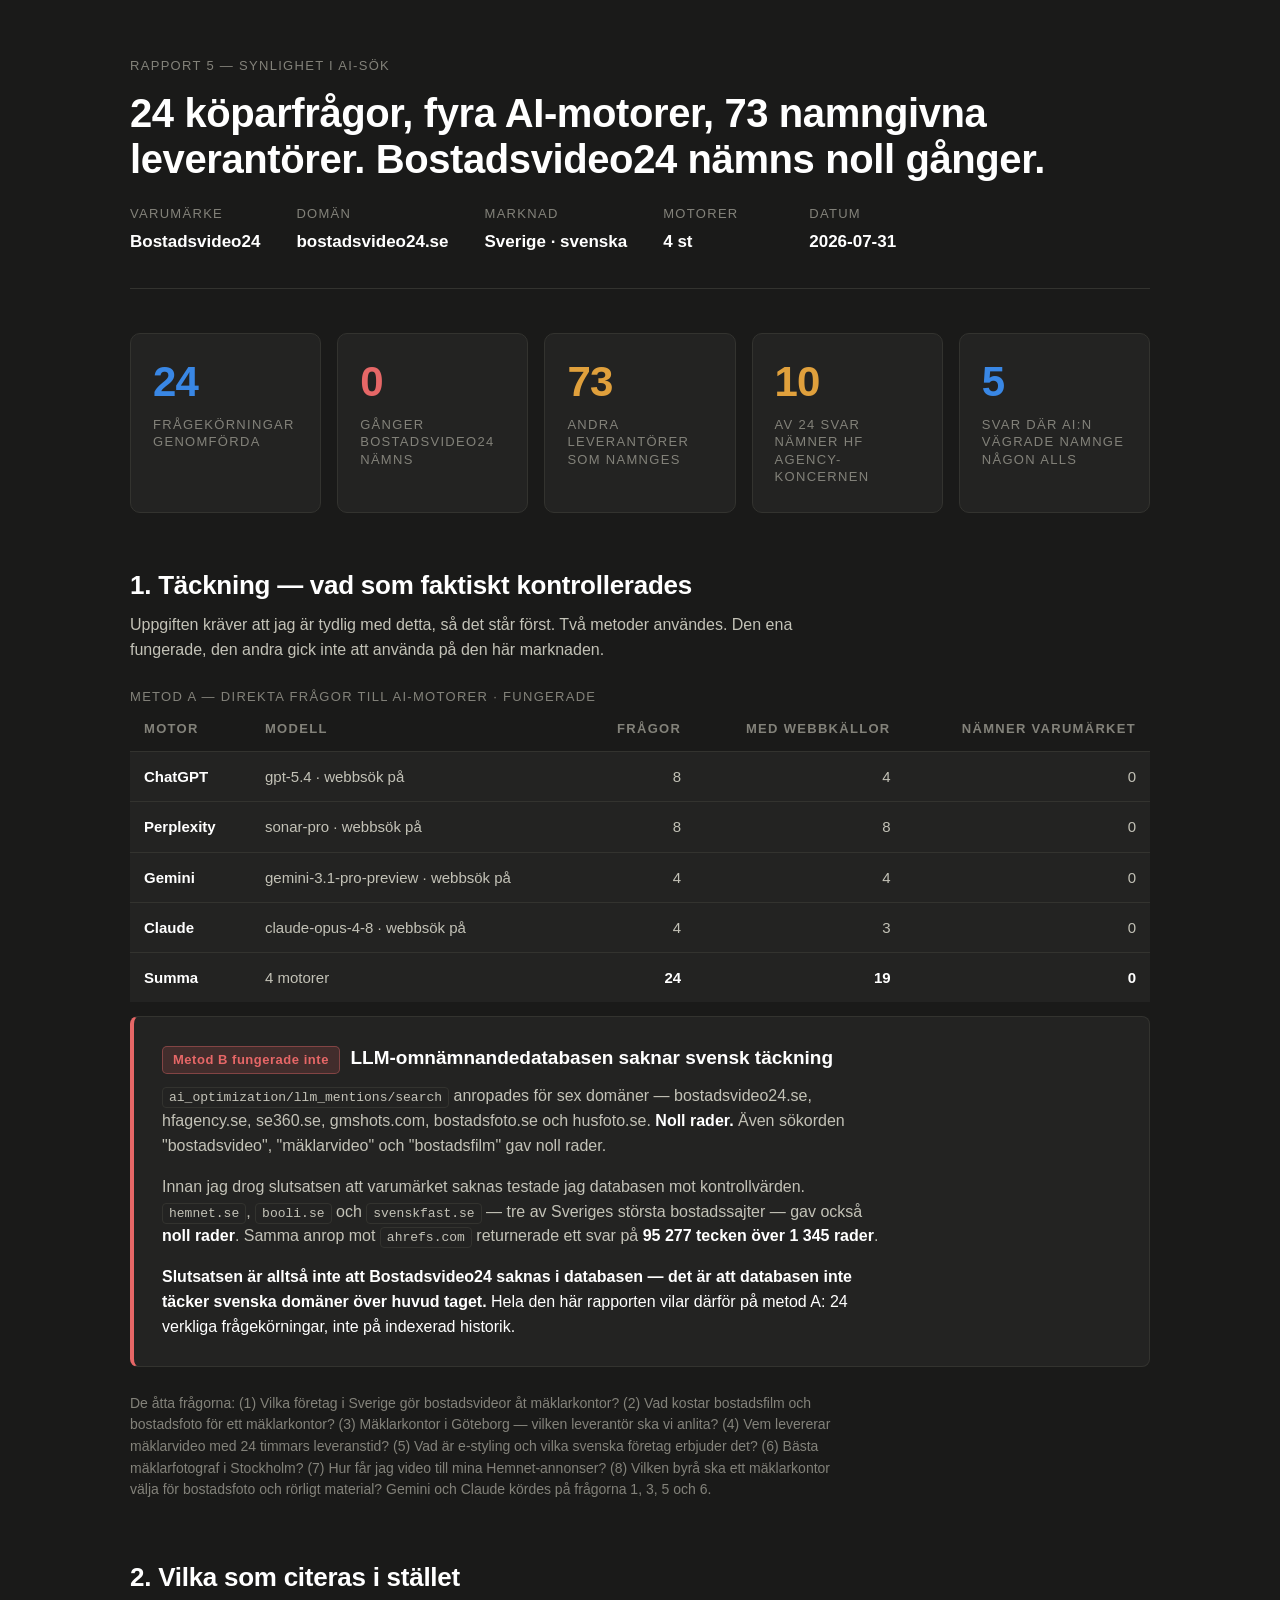
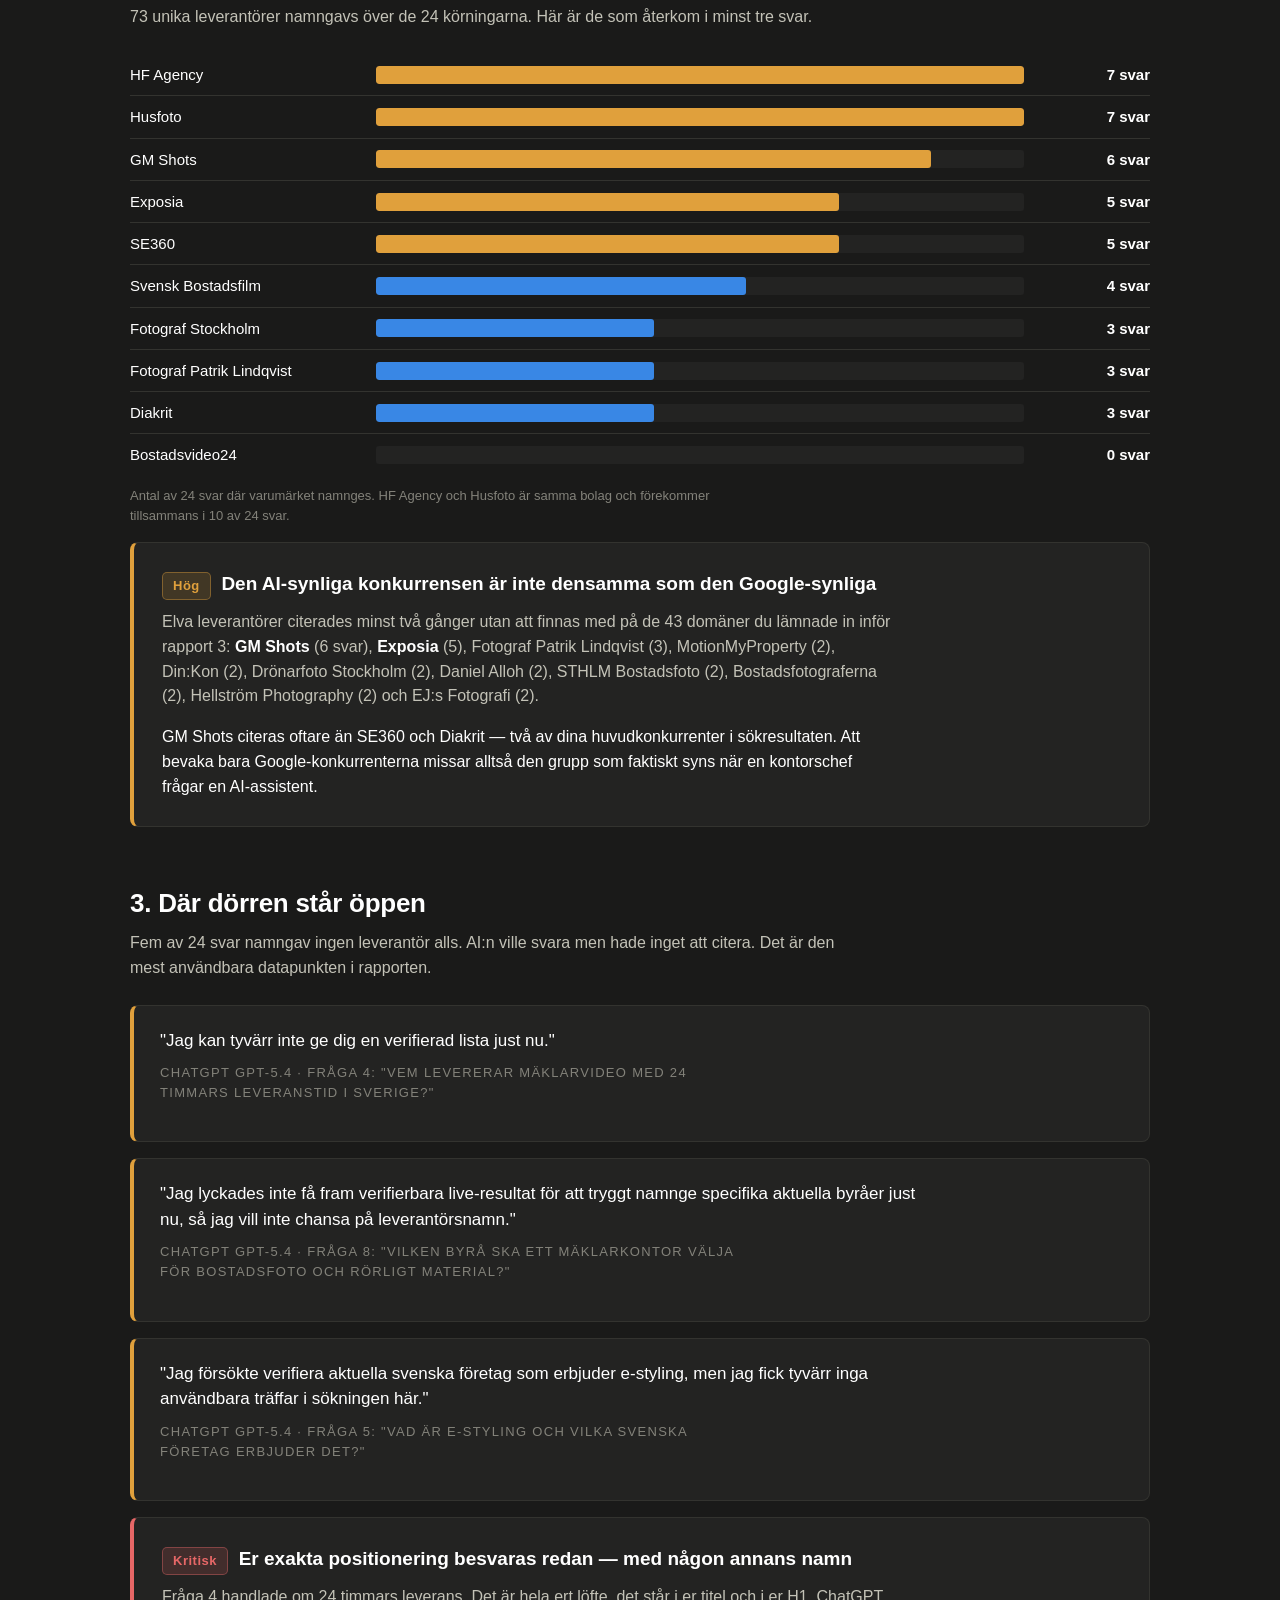
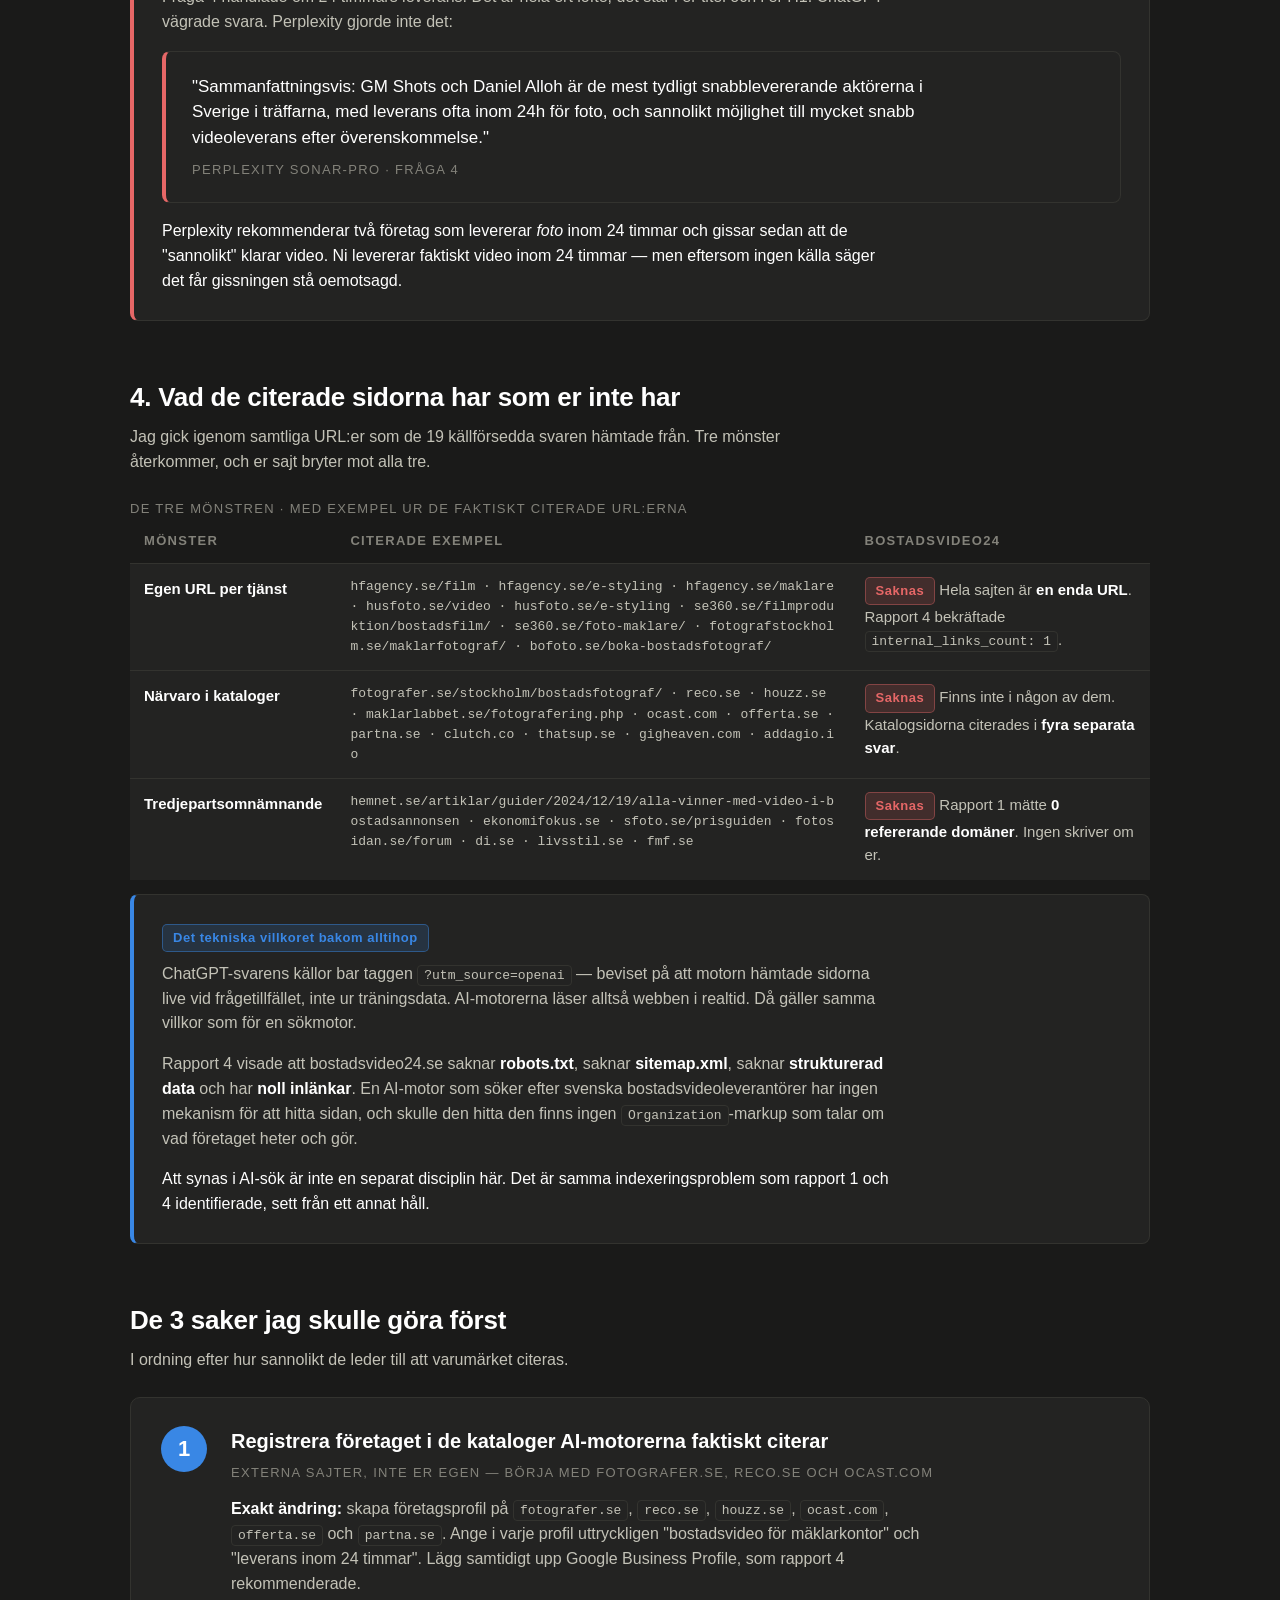
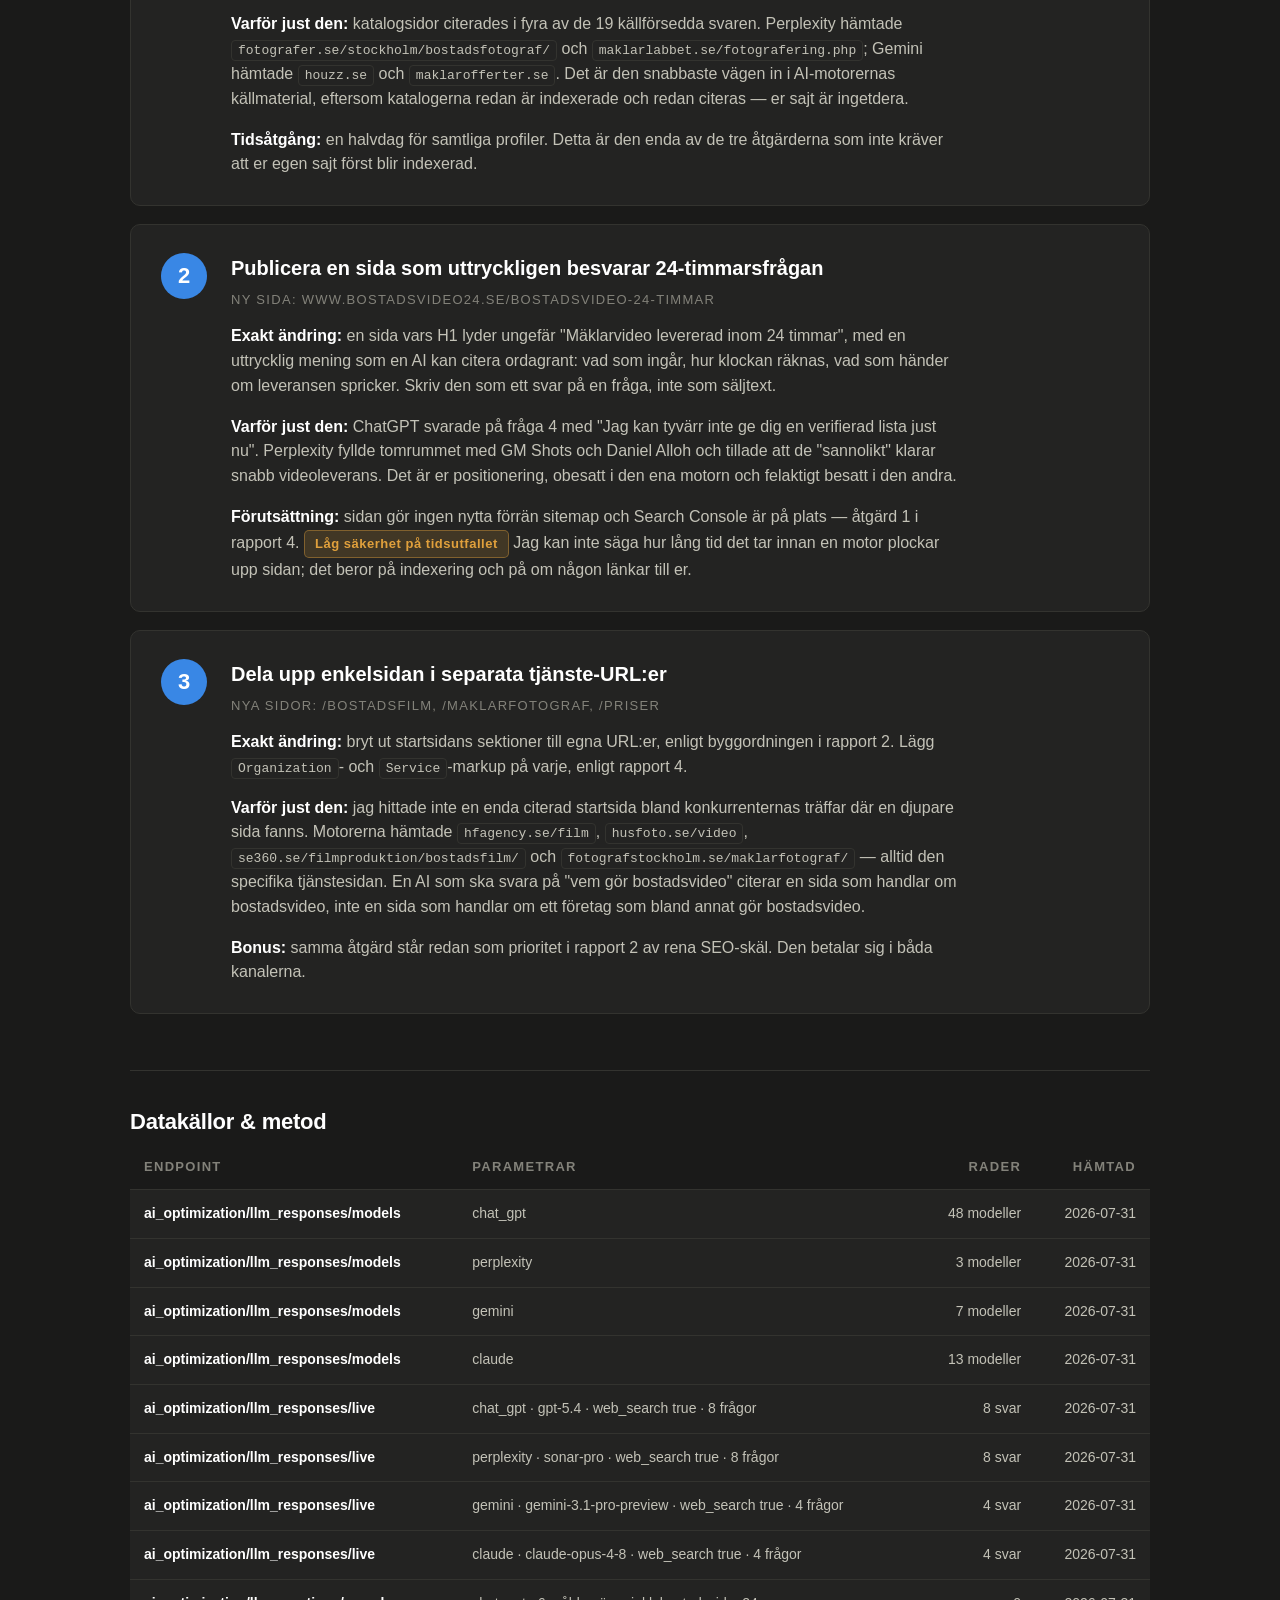
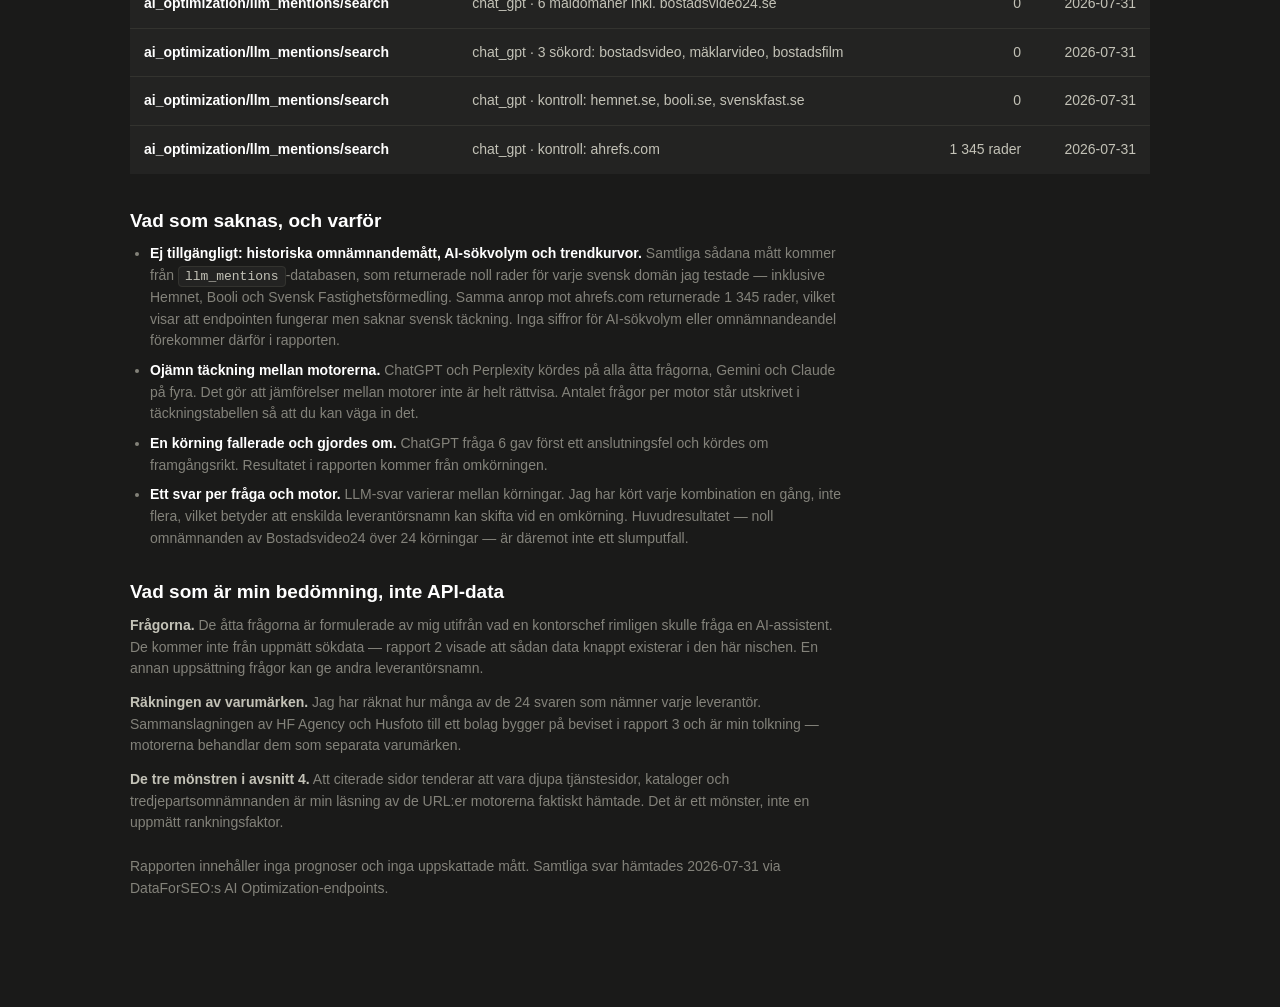
<file: seo/ai-synlighet-bostadsvideo24.html>
<!DOCTYPE html>
<html lang="sv">
<head>
<meta charset="utf-8">
<meta name="viewport" content="width=device-width, initial-scale=1">
<title>Synlighet i AI-sök — bostadsvideo24.se</title>
<style>
:root{
  --surface:#1a1a19;
  --card:#232322;
  --ink:#ffffff;
  --ink-2:#c3c2b7;
  --ink-3:#83827a;
  --rule:#33332f;
  --accent:#3987e5;
  --warn:#e0a03c;
  --bad:#e66767;
  --good:#199e70;
}
*{box-sizing:border-box}
html,body{margin:0;padding:0}
body{background:var(--surface);color:var(--ink);
  font-family:-apple-system,BlinkMacSystemFont,"Segoe UI",Inter,Helvetica,Arial,sans-serif;
  font-size:16px;line-height:1.55;-webkit-font-smoothing:antialiased}
.wrap{max-width:1100px;margin:0 auto;padding:56px 40px 96px}

header.rpt{border-bottom:1px solid var(--rule);padding-bottom:32px;margin-bottom:44px}
.eyebrow{font-size:13px;text-transform:uppercase;letter-spacing:.1em;color:var(--ink-3);margin:0 0 14px}
h1{font-size:40px;font-weight:700;line-height:1.15;margin:0 0 20px;letter-spacing:-.01em}
.meta{display:flex;flex-wrap:wrap;gap:36px;margin-top:22px}
.meta div{min-width:110px}
.meta .k{font-size:13px;text-transform:uppercase;letter-spacing:.1em;color:var(--ink-3);margin-bottom:5px}
.meta .v{font-size:17px;color:var(--ink);font-weight:600;font-variant-numeric:tabular-nums}

.heroes{display:grid;grid-template-columns:repeat(5,1fr);gap:16px;margin-bottom:52px}
.hero{background:var(--card);border:1px solid var(--rule);border-radius:10px;padding:26px 22px}
.hero .big{font-size:42px;font-weight:700;line-height:1.05;font-variant-numeric:tabular-nums;letter-spacing:-.02em}
.hero .lbl{font-size:13px;text-transform:uppercase;letter-spacing:.1em;color:var(--ink-3);margin-top:12px;line-height:1.35}
.hero.bad .big{color:var(--bad)}
.hero.warn .big{color:var(--warn)}
.hero.good .big{color:var(--good)}
.hero.accent .big{color:var(--accent)}

section{margin-bottom:56px}
h2{font-size:26px;font-weight:700;margin:0 0 8px;letter-spacing:-.01em}
.sub{color:var(--ink-2);font-size:16px;margin:0 0 24px;max-width:80ch}
h3{font-size:19px;font-weight:700;margin:0 0 8px}
p{margin:0 0 16px;color:var(--ink-2);max-width:82ch}
p.ink{color:var(--ink)}
strong{color:var(--ink);font-weight:600}

.callout{background:var(--card);border:1px solid var(--rule);border-left:4px solid var(--accent);border-radius:8px;padding:26px 28px;margin-bottom:26px}
.callout.badbar{border-left-color:var(--bad)}
.callout.warnbar{border-left-color:var(--warn)}
.callout.goodbar{border-left-color:var(--good)}
.callout h3{margin-bottom:10px}
.callout p:last-child{margin-bottom:0}

table{width:100%;border-collapse:collapse;margin:0 0 14px;font-size:15px}
caption{text-align:left;font-size:13px;text-transform:uppercase;letter-spacing:.1em;color:var(--ink-3);padding-bottom:12px}
th{text-align:left;font-size:13px;text-transform:uppercase;letter-spacing:.1em;color:var(--ink-3);font-weight:600;padding:0 14px 12px;border-bottom:1px solid var(--rule)}
th.num,td.num{text-align:right;font-variant-numeric:tabular-nums}
td{background:var(--card);padding:13px 14px;border-bottom:1px solid var(--rule);color:var(--ink-2);vertical-align:top}
td.kw{color:var(--ink);font-weight:600}
tbody tr:last-child td{border-bottom:none}
.note{font-size:14px;color:var(--ink-3);margin:0 0 8px;max-width:92ch}
code{font-family:ui-monospace,SFMono-Regular,Menlo,monospace;font-size:13px;color:var(--ink-2);background:var(--card);padding:2px 6px;border-radius:4px;border:1px solid var(--rule)}
.u{font-family:ui-monospace,SFMono-Regular,Menlo,monospace;font-size:13px;word-break:break-all}

.pill{display:inline-block;font-size:13px;font-weight:700;letter-spacing:.04em;padding:3px 10px;border-radius:5px;white-space:nowrap}
.pill.bad{background:rgba(230,103,103,.16);color:var(--bad);border:1px solid rgba(230,103,103,.4)}
.pill.warn{background:rgba(224,160,60,.16);color:var(--warn);border:1px solid rgba(224,160,60,.4)}
.pill.good{background:rgba(25,158,112,.16);color:var(--good);border:1px solid rgba(25,158,112,.45)}
.pill.accent{background:rgba(57,135,229,.16);color:var(--accent);border:1px solid rgba(57,135,229,.45)}
.pill.mute{background:rgba(131,130,122,.16);color:var(--ink-3);border:1px solid var(--rule)}

.bars{margin:8px 0 10px}
.bar-row{display:flex;align-items:center;gap:16px;padding:9px 0;border-bottom:1px solid var(--rule)}
.bar-row:last-child{border-bottom:none}
.bar-lbl{width:230px;flex:none;font-size:15px;color:var(--ink)}
.bar-track{flex:1;height:18px;background:var(--card);border-radius:3px;overflow:hidden}
.bar-fill{height:100%;background:var(--accent);border-radius:3px}
.bar-fill.good{background:var(--good)}
.bar-fill.warn{background:var(--warn)}
.bar-fill.bad{background:var(--bad)}
.bar-val{width:110px;flex:none;text-align:right;font-variant-numeric:tabular-nums;font-size:15px;font-weight:600;color:var(--ink)}
.axis{font-size:13px;color:var(--ink-3);margin-top:10px}

.quote{background:var(--card);border:1px solid var(--rule);border-left:4px solid var(--warn);border-radius:8px;padding:22px 26px;margin-bottom:16px}
.quote .q{color:var(--ink);font-size:17px;line-height:1.5;margin:0 0 10px}
.quote .src{font-size:13px;text-transform:uppercase;letter-spacing:.1em;color:var(--ink-3)}

.action{background:var(--card);border:1px solid var(--rule);border-radius:10px;padding:28px 30px;margin-bottom:18px;display:flex;gap:24px}
.action .n{flex:none;width:46px;height:46px;border-radius:50%;background:var(--accent);color:#fff;font-size:22px;font-weight:700;display:flex;align-items:center;justify-content:center;font-variant-numeric:tabular-nums}
.action .body{flex:1}
.action h3{margin-bottom:6px;font-size:20px}
.action .where{font-size:13px;text-transform:uppercase;letter-spacing:.1em;color:var(--ink-3);margin-bottom:14px}
.action p:last-child{margin-bottom:0}

footer.rpt{border-top:1px solid var(--rule);padding-top:34px;margin-top:16px}
footer.rpt h2{font-size:22px;margin-bottom:18px}
footer.rpt table{font-size:14px}
.fine{font-size:14px;color:var(--ink-3);max-width:92ch;margin:0 0 12px}
.fine strong{color:var(--ink-2)}
ul.fine-list{font-size:14px;color:var(--ink-3);max-width:92ch;padding-left:20px;margin:0 0 18px}
ul.fine-list li{margin-bottom:8px}
@media(max-width:900px){
  .heroes{grid-template-columns:repeat(2,1fr)}
  .wrap{padding:36px 22px 64px}
  h1{font-size:30px}
  .bar-lbl{width:140px}
}
</style>
</head>
<body>
<div class="wrap">

<header class="rpt">
  <p class="eyebrow">Rapport 5 — Synlighet i AI-sök</p>
  <h1>24 köparfrågor, fyra AI-motorer, 73 namngivna leverantörer. Bostadsvideo24 nämns noll gånger.</h1>
  <div class="meta">
    <div><div class="k">Varumärke</div><div class="v">Bostadsvideo24</div></div>
    <div><div class="k">Domän</div><div class="v">bostadsvideo24.se</div></div>
    <div><div class="k">Marknad</div><div class="v">Sverige · svenska</div></div>
    <div><div class="k">Motorer</div><div class="v">4 st</div></div>
    <div><div class="k">Datum</div><div class="v">2026-07-31</div></div>
  </div>
</header>

<div class="heroes">
  <div class="hero accent">
    <div class="big">24</div>
    <div class="lbl">Frågekörningar genomförda</div>
  </div>
  <div class="hero bad">
    <div class="big">0</div>
    <div class="lbl">Gånger Bostadsvideo24 nämns</div>
  </div>
  <div class="hero warn">
    <div class="big">73</div>
    <div class="lbl">Andra leverantörer som namnges</div>
  </div>
  <div class="hero warn">
    <div class="big">10</div>
    <div class="lbl">Av 24 svar nämner HF Agency-koncernen</div>
  </div>
  <div class="hero accent">
    <div class="big">5</div>
    <div class="lbl">Svar där AI:n vägrade namnge någon alls</div>
  </div>
</div>

<!-- TÄCKNING -->
<section>
  <h2>1. Täckning — vad som faktiskt kontrollerades</h2>
  <p class="sub">Uppgiften kräver att jag är tydlig med detta, så det står först. Två metoder användes. Den ena fungerade, den andra gick inte att använda på den här marknaden.</p>

  <table>
    <caption>Metod A — direkta frågor till AI-motorer · fungerade</caption>
    <thead>
      <tr><th>Motor</th><th>Modell</th><th class="num">Frågor</th><th class="num">Med webbkällor</th><th class="num">Nämner varumärket</th></tr>
    </thead>
    <tbody>
      <tr><td class="kw">ChatGPT</td><td>gpt-5.4 · webbsök på</td><td class="num">8</td><td class="num">4</td><td class="num">0</td></tr>
      <tr><td class="kw">Perplexity</td><td>sonar-pro · webbsök på</td><td class="num">8</td><td class="num">8</td><td class="num">0</td></tr>
      <tr><td class="kw">Gemini</td><td>gemini-3.1-pro-preview · webbsök på</td><td class="num">4</td><td class="num">4</td><td class="num">0</td></tr>
      <tr><td class="kw">Claude</td><td>claude-opus-4-8 · webbsök på</td><td class="num">4</td><td class="num">3</td><td class="num">0</td></tr>
      <tr><td class="kw"><strong>Summa</strong></td><td>4 motorer</td><td class="num"><strong>24</strong></td><td class="num"><strong>19</strong></td><td class="num"><strong>0</strong></td></tr>
    </tbody>
  </table>

  <div class="callout badbar">
    <h3><span class="pill bad">Metod B fungerade inte</span> &nbsp;LLM-omnämnandedatabasen saknar svensk täckning</h3>
    <p><code>ai_optimization/llm_mentions/search</code> anropades för sex domäner — bostadsvideo24.se, hfagency.se, se360.se, gmshots.com, bostadsfoto.se och husfoto.se. <strong>Noll rader.</strong> Även sökorden "bostadsvideo", "mäklarvideo" och "bostadsfilm" gav noll rader.</p>
    <p>Innan jag drog slutsatsen att varumärket saknas testade jag databasen mot kontrollvärden. <code>hemnet.se</code>, <code>booli.se</code> och <code>svenskfast.se</code> — tre av Sveriges största bostadssajter — gav också <strong>noll rader</strong>. Samma anrop mot <code>ahrefs.com</code> returnerade ett svar på <strong>95 277 tecken över 1 345 rader</strong>.</p>
    <p class="ink"><strong>Slutsatsen är alltså inte att Bostadsvideo24 saknas i databasen — det är att databasen inte täcker svenska domäner över huvud taget.</strong> Hela den här rapporten vilar därför på metod A: 24 verkliga frågekörningar, inte på indexerad historik.</p>
  </div>

  <p class="note">De åtta frågorna: (1) Vilka företag i Sverige gör bostadsvideor åt mäklarkontor? (2) Vad kostar bostadsfilm och bostadsfoto för ett mäklarkontor? (3) Mäklarkontor i Göteborg — vilken leverantör ska vi anlita? (4) Vem levererar mäklarvideo med 24 timmars leveranstid? (5) Vad är e-styling och vilka svenska företag erbjuder det? (6) Bästa mäklarfotograf i Stockholm? (7) Hur får jag video till mina Hemnet-annonser? (8) Vilken byrå ska ett mäklarkontor välja för bostadsfoto och rörligt material? Gemini och Claude kördes på frågorna 1, 3, 5 och 6.</p>
</section>

<!-- VEM CITERAS -->
<section>
  <h2>2. Vilka som citeras i stället</h2>
  <p class="sub">73 unika leverantörer namngavs över de 24 körningarna. Här är de som återkom i minst tre svar.</p>

  <div class="bars">
    <div class="bar-row">
      <div class="bar-lbl">HF Agency</div>
      <div class="bar-track"><div class="bar-fill warn" style="width:100%"></div></div>
      <div class="bar-val">7 svar</div>
    </div>
    <div class="bar-row">
      <div class="bar-lbl">Husfoto</div>
      <div class="bar-track"><div class="bar-fill warn" style="width:100%"></div></div>
      <div class="bar-val">7 svar</div>
    </div>
    <div class="bar-row">
      <div class="bar-lbl">GM Shots</div>
      <div class="bar-track"><div class="bar-fill warn" style="width:85.7%"></div></div>
      <div class="bar-val">6 svar</div>
    </div>
    <div class="bar-row">
      <div class="bar-lbl">Exposia</div>
      <div class="bar-track"><div class="bar-fill warn" style="width:71.4%"></div></div>
      <div class="bar-val">5 svar</div>
    </div>
    <div class="bar-row">
      <div class="bar-lbl">SE360</div>
      <div class="bar-track"><div class="bar-fill warn" style="width:71.4%"></div></div>
      <div class="bar-val">5 svar</div>
    </div>
    <div class="bar-row">
      <div class="bar-lbl">Svensk Bostadsfilm</div>
      <div class="bar-track"><div class="bar-fill" style="width:57.1%"></div></div>
      <div class="bar-val">4 svar</div>
    </div>
    <div class="bar-row">
      <div class="bar-lbl">Fotograf Stockholm</div>
      <div class="bar-track"><div class="bar-fill" style="width:42.9%"></div></div>
      <div class="bar-val">3 svar</div>
    </div>
    <div class="bar-row">
      <div class="bar-lbl">Fotograf Patrik Lindqvist</div>
      <div class="bar-track"><div class="bar-fill" style="width:42.9%"></div></div>
      <div class="bar-val">3 svar</div>
    </div>
    <div class="bar-row">
      <div class="bar-lbl">Diakrit</div>
      <div class="bar-track"><div class="bar-fill" style="width:42.9%"></div></div>
      <div class="bar-val">3 svar</div>
    </div>
    <div class="bar-row">
      <div class="bar-lbl">Bostadsvideo24</div>
      <div class="bar-track"><div class="bar-fill bad" style="width:0%"></div></div>
      <div class="bar-val">0 svar</div>
    </div>
  </div>
  <p class="axis">Antal av 24 svar där varumärket namnges. HF Agency och Husfoto är samma bolag och förekommer tillsammans i 10 av 24 svar.</p>

  <div class="callout warnbar">
    <h3><span class="pill warn">Hög</span> &nbsp;Den AI-synliga konkurrensen är inte densamma som den Google-synliga</h3>
    <p>Elva leverantörer citerades minst två gånger utan att finnas med på de 43 domäner du lämnade in inför rapport 3: <strong>GM Shots</strong> (6 svar), <strong>Exposia</strong> (5), Fotograf Patrik Lindqvist (3), MotionMyProperty (2), Din:Kon (2), Drönarfoto Stockholm (2), Daniel Alloh (2), STHLM Bostadsfoto (2), Bostadsfotograferna (2), Hellström Photography (2) och EJ:s Fotografi (2).</p>
    <p class="ink">GM Shots citeras oftare än SE360 och Diakrit — två av dina huvudkonkurrenter i sökresultaten. Att bevaka bara Google-konkurrenterna missar alltså den grupp som faktiskt syns när en kontorschef frågar en AI-assistent.</p>
  </div>
</section>

<!-- DÄR DÖRREN STÅR ÖPPEN -->
<section>
  <h2>3. Där dörren står öppen</h2>
  <p class="sub">Fem av 24 svar namngav ingen leverantör alls. AI:n ville svara men hade inget att citera. Det är den mest användbara datapunkten i rapporten.</p>

  <div class="quote">
    <p class="q">"Jag kan tyvärr inte ge dig en verifierad lista just nu."</p>
    <p class="src">ChatGPT gpt-5.4 · fråga 4: "Vem levererar mäklarvideo med 24 timmars leveranstid i Sverige?"</p>
  </div>

  <div class="quote">
    <p class="q">"Jag lyckades inte få fram verifierbara live-resultat för att tryggt namnge specifika aktuella byråer just nu, så jag vill inte chansa på leverantörsnamn."</p>
    <p class="src">ChatGPT gpt-5.4 · fråga 8: "Vilken byrå ska ett mäklarkontor välja för bostadsfoto och rörligt material?"</p>
  </div>

  <div class="quote">
    <p class="q">"Jag försökte verifiera aktuella svenska företag som erbjuder e-styling, men jag fick tyvärr inga användbara träffar i sökningen här."</p>
    <p class="src">ChatGPT gpt-5.4 · fråga 5: "Vad är e-styling och vilka svenska företag erbjuder det?"</p>
  </div>

  <div class="callout badbar">
    <h3><span class="pill bad">Kritisk</span> &nbsp;Er exakta positionering besvaras redan — med någon annans namn</h3>
    <p>Fråga 4 handlade om 24 timmars leverans. Det är hela ert löfte, det står i er titel och i er H1. ChatGPT vägrade svara. Perplexity gjorde inte det:</p>
    <div class="quote" style="margin-top:16px;border-left-color:var(--bad)">
      <p class="q">"Sammanfattningsvis: GM Shots och Daniel Alloh är de mest tydligt snabblevererande aktörerna i Sverige i träffarna, med leverans ofta inom 24h för foto, och sannolikt möjlighet till mycket snabb videoleverans efter överenskommelse."</p>
      <p class="src">Perplexity sonar-pro · fråga 4</p>
    </div>
    <p class="ink">Perplexity rekommenderar två företag som levererar <em>foto</em> inom 24 timmar och gissar sedan att de "sannolikt" klarar video. Ni levererar faktiskt video inom 24 timmar — men eftersom ingen källa säger det får gissningen stå oemotsagd.</p>
  </div>
</section>

<!-- VAD DE CITERADE SIDORNA HAR -->
<section>
  <h2>4. Vad de citerade sidorna har som er inte har</h2>
  <p class="sub">Jag gick igenom samtliga URL:er som de 19 källförsedda svaren hämtade från. Tre mönster återkommer, och er sajt bryter mot alla tre.</p>

  <table>
    <caption>De tre mönstren · med exempel ur de faktiskt citerade URL:erna</caption>
    <thead>
      <tr><th>Mönster</th><th>Citerade exempel</th><th>Bostadsvideo24</th></tr>
    </thead>
    <tbody>
      <tr>
        <td class="kw">Egen URL per tjänst</td>
        <td class="u">hfagency.se/film · hfagency.se/e-styling · hfagency.se/maklare · husfoto.se/video · husfoto.se/e-styling · se360.se/filmproduktion/bostadsfilm/ · se360.se/foto-maklare/ · fotografstockholm.se/maklarfotograf/ · bofoto.se/boka-bostadsfotograf/</td>
        <td><span class="pill bad">Saknas</span> Hela sajten är <strong>en enda URL</strong>. Rapport 4 bekräftade <code>internal_links_count: 1</code>.</td>
      </tr>
      <tr>
        <td class="kw">Närvaro i kataloger</td>
        <td class="u">fotografer.se/stockholm/bostadsfotograf/ · reco.se · houzz.se · maklarlabbet.se/fotografering.php · ocast.com · offerta.se · partna.se · clutch.co · thatsup.se · gigheaven.com · addagio.io</td>
        <td><span class="pill bad">Saknas</span> Finns inte i någon av dem. Katalogsidorna citerades i <strong>fyra separata svar</strong>.</td>
      </tr>
      <tr>
        <td class="kw">Tredjepartsomnämnande</td>
        <td class="u">hemnet.se/artiklar/guider/2024/12/19/alla-vinner-med-video-i-bostadsannonsen · ekonomifokus.se · sfoto.se/prisguiden · fotosidan.se/forum · di.se · livsstil.se · fmf.se</td>
        <td><span class="pill bad">Saknas</span> Rapport 1 mätte <strong>0 refererande domäner</strong>. Ingen skriver om er.</td>
      </tr>
    </tbody>
  </table>

  <div class="callout">
    <h3><span class="pill accent">Det tekniska villkoret bakom alltihop</span></h3>
    <p>ChatGPT-svarens källor bar taggen <code>?utm_source=openai</code> — beviset på att motorn hämtade sidorna live vid frågetillfället, inte ur träningsdata. AI-motorerna läser alltså webben i realtid. Då gäller samma villkor som för en sökmotor.</p>
    <p>Rapport 4 visade att bostadsvideo24.se saknar <strong>robots.txt</strong>, saknar <strong>sitemap.xml</strong>, saknar <strong>strukturerad data</strong> och har <strong>noll inlänkar</strong>. En AI-motor som söker efter svenska bostadsvideoleverantörer har ingen mekanism för att hitta sidan, och skulle den hitta den finns ingen <code>Organization</code>-markup som talar om vad företaget heter och gör.</p>
    <p class="ink">Att synas i AI-sök är inte en separat disciplin här. Det är samma indexeringsproblem som rapport 1 och 4 identifierade, sett från ett annat håll.</p>
  </div>
</section>

<!-- DE 3 SAKERNA -->
<section>
  <h2>De 3 saker jag skulle göra först</h2>
  <p class="sub">I ordning efter hur sannolikt de leder till att varumärket citeras.</p>

  <div class="action">
    <div class="n">1</div>
    <div class="body">
      <h3>Registrera företaget i de kataloger AI-motorerna faktiskt citerar</h3>
      <div class="where">Externa sajter, inte er egen — börja med fotografer.se, reco.se och ocast.com</div>
      <p><strong>Exakt ändring:</strong> skapa företagsprofil på <code>fotografer.se</code>, <code>reco.se</code>, <code>houzz.se</code>, <code>ocast.com</code>, <code>offerta.se</code> och <code>partna.se</code>. Ange i varje profil uttryckligen "bostadsvideo för mäklarkontor" och "leverans inom 24 timmar". Lägg samtidigt upp Google Business Profile, som rapport 4 rekommenderade.</p>
      <p><strong>Varför just den:</strong> katalogsidor citerades i fyra av de 19 källförsedda svaren. Perplexity hämtade <code>fotografer.se/stockholm/bostadsfotograf/</code> och <code>maklarlabbet.se/fotografering.php</code>; Gemini hämtade <code>houzz.se</code> och <code>maklarofferter.se</code>. Det är den snabbaste vägen in i AI-motorernas källmaterial, eftersom katalogerna redan är indexerade och redan citeras — er sajt är ingetdera.</p>
      <p><strong>Tidsåtgång:</strong> en halvdag för samtliga profiler. Detta är den enda av de tre åtgärderna som inte kräver att er egen sajt först blir indexerad.</p>
    </div>
  </div>

  <div class="action">
    <div class="n">2</div>
    <div class="body">
      <h3>Publicera en sida som uttryckligen besvarar 24-timmarsfrågan</h3>
      <div class="where">Ny sida: www.bostadsvideo24.se/bostadsvideo-24-timmar</div>
      <p><strong>Exakt ändring:</strong> en sida vars H1 lyder ungefär "Mäklarvideo levererad inom 24 timmar", med en uttrycklig mening som en AI kan citera ordagrant: vad som ingår, hur klockan räknas, vad som händer om leveransen spricker. Skriv den som ett svar på en fråga, inte som säljtext.</p>
      <p><strong>Varför just den:</strong> ChatGPT svarade på fråga 4 med "Jag kan tyvärr inte ge dig en verifierad lista just nu". Perplexity fyllde tomrummet med GM Shots och Daniel Alloh och tillade att de "sannolikt" klarar snabb videoleverans. Det är er positionering, obesatt i den ena motorn och felaktigt besatt i den andra.</p>
      <p><strong>Förutsättning:</strong> sidan gör ingen nytta förrän sitemap och Search Console är på plats — åtgärd 1 i rapport 4. <span class="pill warn">Låg säkerhet på tidsutfallet</span> Jag kan inte säga hur lång tid det tar innan en motor plockar upp sidan; det beror på indexering och på om någon länkar till er.</p>
    </div>
  </div>

  <div class="action">
    <div class="n">3</div>
    <div class="body">
      <h3>Dela upp enkelsidan i separata tjänste-URL:er</h3>
      <div class="where">Nya sidor: /bostadsfilm, /maklarfotograf, /priser</div>
      <p><strong>Exakt ändring:</strong> bryt ut startsidans sektioner till egna URL:er, enligt byggordningen i rapport 2. Lägg <code>Organization</code>- och <code>Service</code>-markup på varje, enligt rapport 4.</p>
      <p><strong>Varför just den:</strong> jag hittade inte en enda citerad startsida bland konkurrenternas träffar där en djupare sida fanns. Motorerna hämtade <code>hfagency.se/film</code>, <code>husfoto.se/video</code>, <code>se360.se/filmproduktion/bostadsfilm/</code> och <code>fotografstockholm.se/maklarfotograf/</code> — alltid den specifika tjänstesidan. En AI som ska svara på "vem gör bostadsvideo" citerar en sida som handlar om bostadsvideo, inte en sida som handlar om ett företag som bland annat gör bostadsvideo.</p>
      <p><strong>Bonus:</strong> samma åtgärd står redan som prioritet i rapport 2 av rena SEO-skäl. Den betalar sig i båda kanalerna.</p>
    </div>
  </div>
</section>

<!-- FOOTER -->
<footer class="rpt">
  <h2>Datakällor &amp; metod</h2>

  <table>
    <thead><tr><th>Endpoint</th><th>Parametrar</th><th class="num">Rader</th><th class="num">Hämtad</th></tr></thead>
    <tbody>
      <tr><td class="kw">ai_optimization/llm_responses/models</td><td>chat_gpt</td><td class="num">48 modeller</td><td class="num">2026-07-31</td></tr>
      <tr><td class="kw">ai_optimization/llm_responses/models</td><td>perplexity</td><td class="num">3 modeller</td><td class="num">2026-07-31</td></tr>
      <tr><td class="kw">ai_optimization/llm_responses/models</td><td>gemini</td><td class="num">7 modeller</td><td class="num">2026-07-31</td></tr>
      <tr><td class="kw">ai_optimization/llm_responses/models</td><td>claude</td><td class="num">13 modeller</td><td class="num">2026-07-31</td></tr>
      <tr><td class="kw">ai_optimization/llm_responses/live</td><td>chat_gpt · gpt-5.4 · web_search true · 8 frågor</td><td class="num">8 svar</td><td class="num">2026-07-31</td></tr>
      <tr><td class="kw">ai_optimization/llm_responses/live</td><td>perplexity · sonar-pro · web_search true · 8 frågor</td><td class="num">8 svar</td><td class="num">2026-07-31</td></tr>
      <tr><td class="kw">ai_optimization/llm_responses/live</td><td>gemini · gemini-3.1-pro-preview · web_search true · 4 frågor</td><td class="num">4 svar</td><td class="num">2026-07-31</td></tr>
      <tr><td class="kw">ai_optimization/llm_responses/live</td><td>claude · claude-opus-4-8 · web_search true · 4 frågor</td><td class="num">4 svar</td><td class="num">2026-07-31</td></tr>
      <tr><td class="kw">ai_optimization/llm_mentions/search</td><td>chat_gpt · 6 måldomäner inkl. bostadsvideo24.se</td><td class="num">0</td><td class="num">2026-07-31</td></tr>
      <tr><td class="kw">ai_optimization/llm_mentions/search</td><td>chat_gpt · 3 sökord: bostadsvideo, mäklarvideo, bostadsfilm</td><td class="num">0</td><td class="num">2026-07-31</td></tr>
      <tr><td class="kw">ai_optimization/llm_mentions/search</td><td>chat_gpt · kontroll: hemnet.se, booli.se, svenskfast.se</td><td class="num">0</td><td class="num">2026-07-31</td></tr>
      <tr><td class="kw">ai_optimization/llm_mentions/search</td><td>chat_gpt · kontroll: ahrefs.com</td><td class="num">1 345 rader</td><td class="num">2026-07-31</td></tr>
    </tbody>
  </table>

  <h3 style="margin-top:32px;color:var(--ink)">Vad som saknas, och varför</h3>
  <ul class="fine-list">
    <li><strong>Ej tillgängligt: historiska omnämnandemått, AI-sökvolym och trendkurvor.</strong> Samtliga sådana mått kommer från <code>llm_mentions</code>-databasen, som returnerade noll rader för varje svensk domän jag testade — inklusive Hemnet, Booli och Svensk Fastighetsförmedling. Samma anrop mot ahrefs.com returnerade 1 345 rader, vilket visar att endpointen fungerar men saknar svensk täckning. Inga siffror för AI-sökvolym eller omnämnandeandel förekommer därför i rapporten.</li>
    <li><strong>Ojämn täckning mellan motorerna.</strong> ChatGPT och Perplexity kördes på alla åtta frågorna, Gemini och Claude på fyra. Det gör att jämförelser mellan motorer inte är helt rättvisa. Antalet frågor per motor står utskrivet i täckningstabellen så att du kan väga in det.</li>
    <li><strong>En körning fallerade och gjordes om.</strong> ChatGPT fråga 6 gav först ett anslutningsfel och kördes om framgångsrikt. Resultatet i rapporten kommer från omkörningen.</li>
    <li><strong>Ett svar per fråga och motor.</strong> LLM-svar varierar mellan körningar. Jag har kört varje kombination en gång, inte flera, vilket betyder att enskilda leverantörsnamn kan skifta vid en omkörning. Huvudresultatet — noll omnämnanden av Bostadsvideo24 över 24 körningar — är däremot inte ett slumputfall.</li>
  </ul>

  <h3 style="margin-top:28px;color:var(--ink)">Vad som är min bedömning, inte API-data</h3>
  <p class="fine"><strong>Frågorna.</strong> De åtta frågorna är formulerade av mig utifrån vad en kontorschef rimligen skulle fråga en AI-assistent. De kommer inte från uppmätt sökdata — rapport 2 visade att sådan data knappt existerar i den här nischen. En annan uppsättning frågor kan ge andra leverantörsnamn.</p>
  <p class="fine"><strong>Räkningen av varumärken.</strong> Jag har räknat hur många av de 24 svaren som nämner varje leverantör. Sammanslagningen av HF Agency och Husfoto till ett bolag bygger på beviset i rapport 3 och är min tolkning — motorerna behandlar dem som separata varumärken.</p>
  <p class="fine"><strong>De tre mönstren i avsnitt 4.</strong> Att citerade sidor tenderar att vara djupa tjänstesidor, kataloger och tredjepartsomnämnanden är min läsning av de URL:er motorerna faktiskt hämtade. Det är ett mönster, inte en uppmätt rankningsfaktor.</p>
  <p class="fine" style="margin-top:22px">Rapporten innehåller inga prognoser och inga uppskattade mått. Samtliga svar hämtades 2026-07-31 via DataForSEO:s AI Optimization-endpoints.</p>
</footer>

</div>
</body>
</html>
</file>
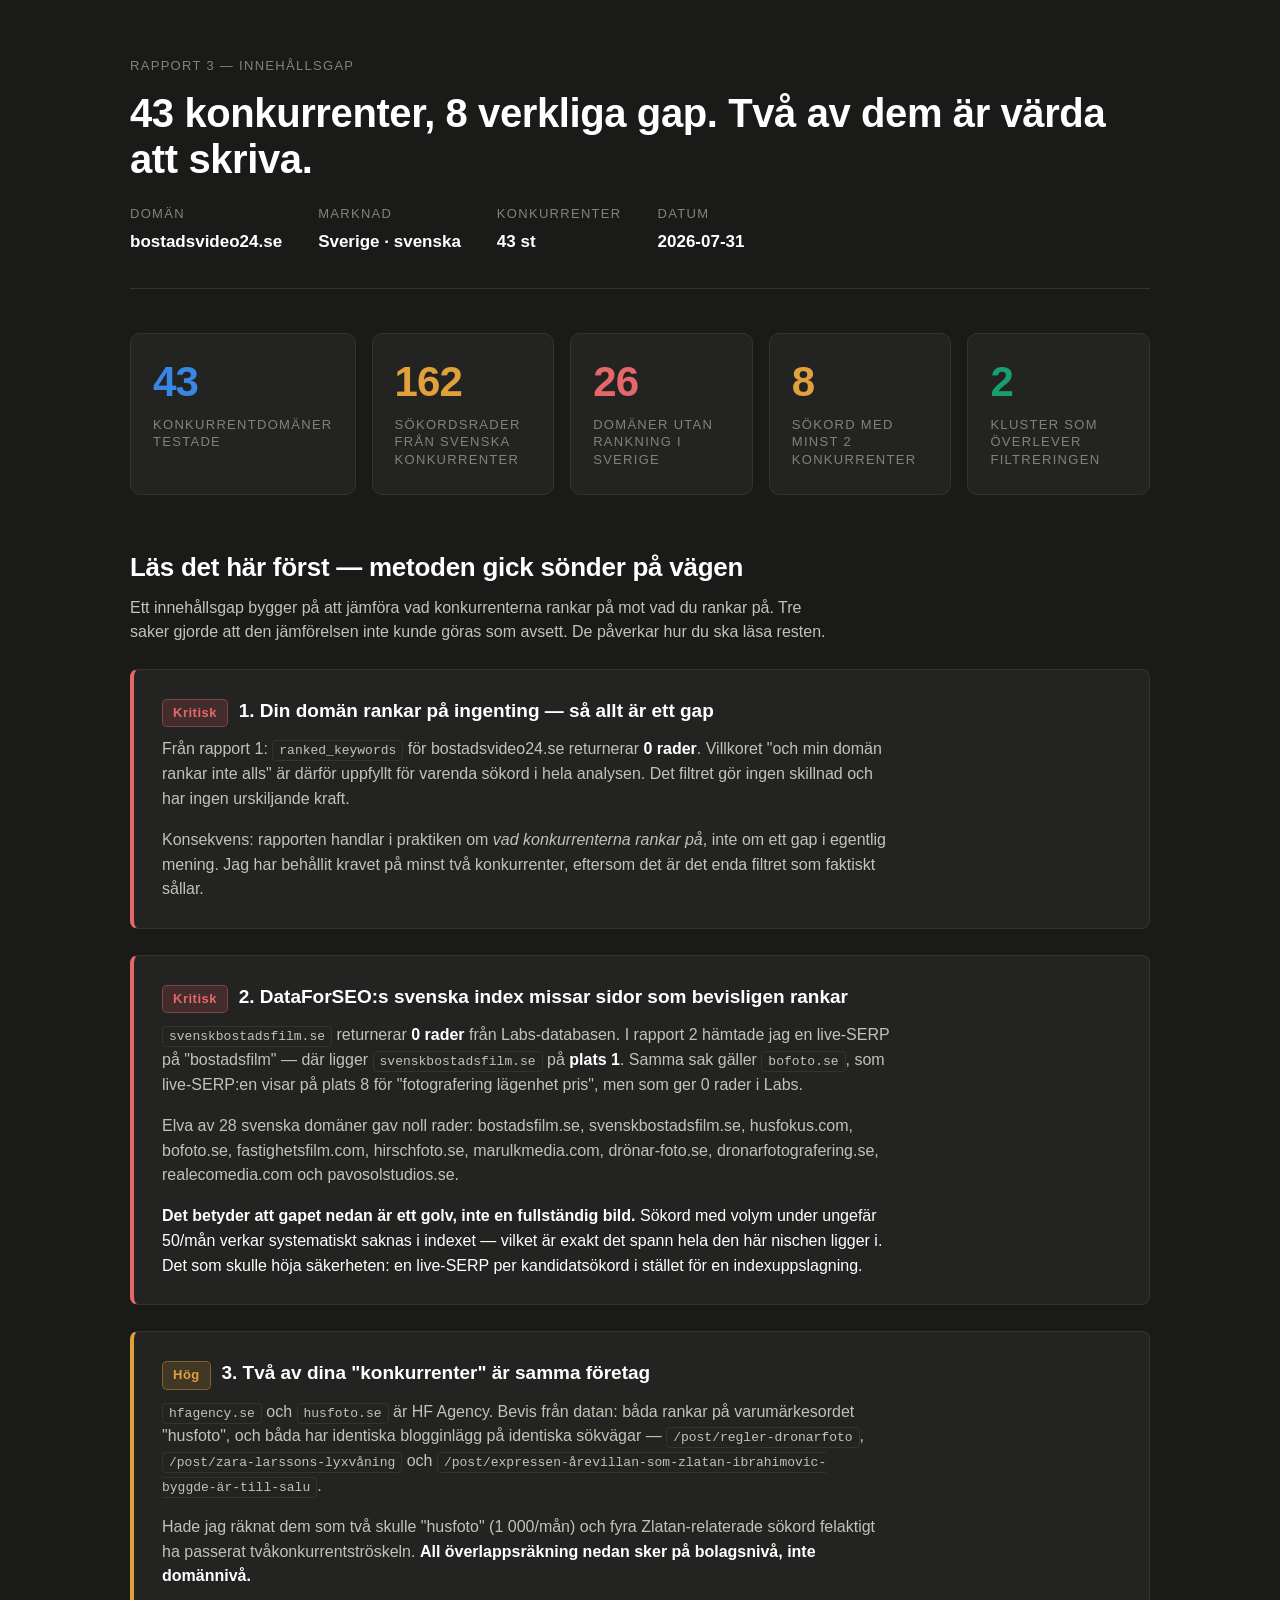
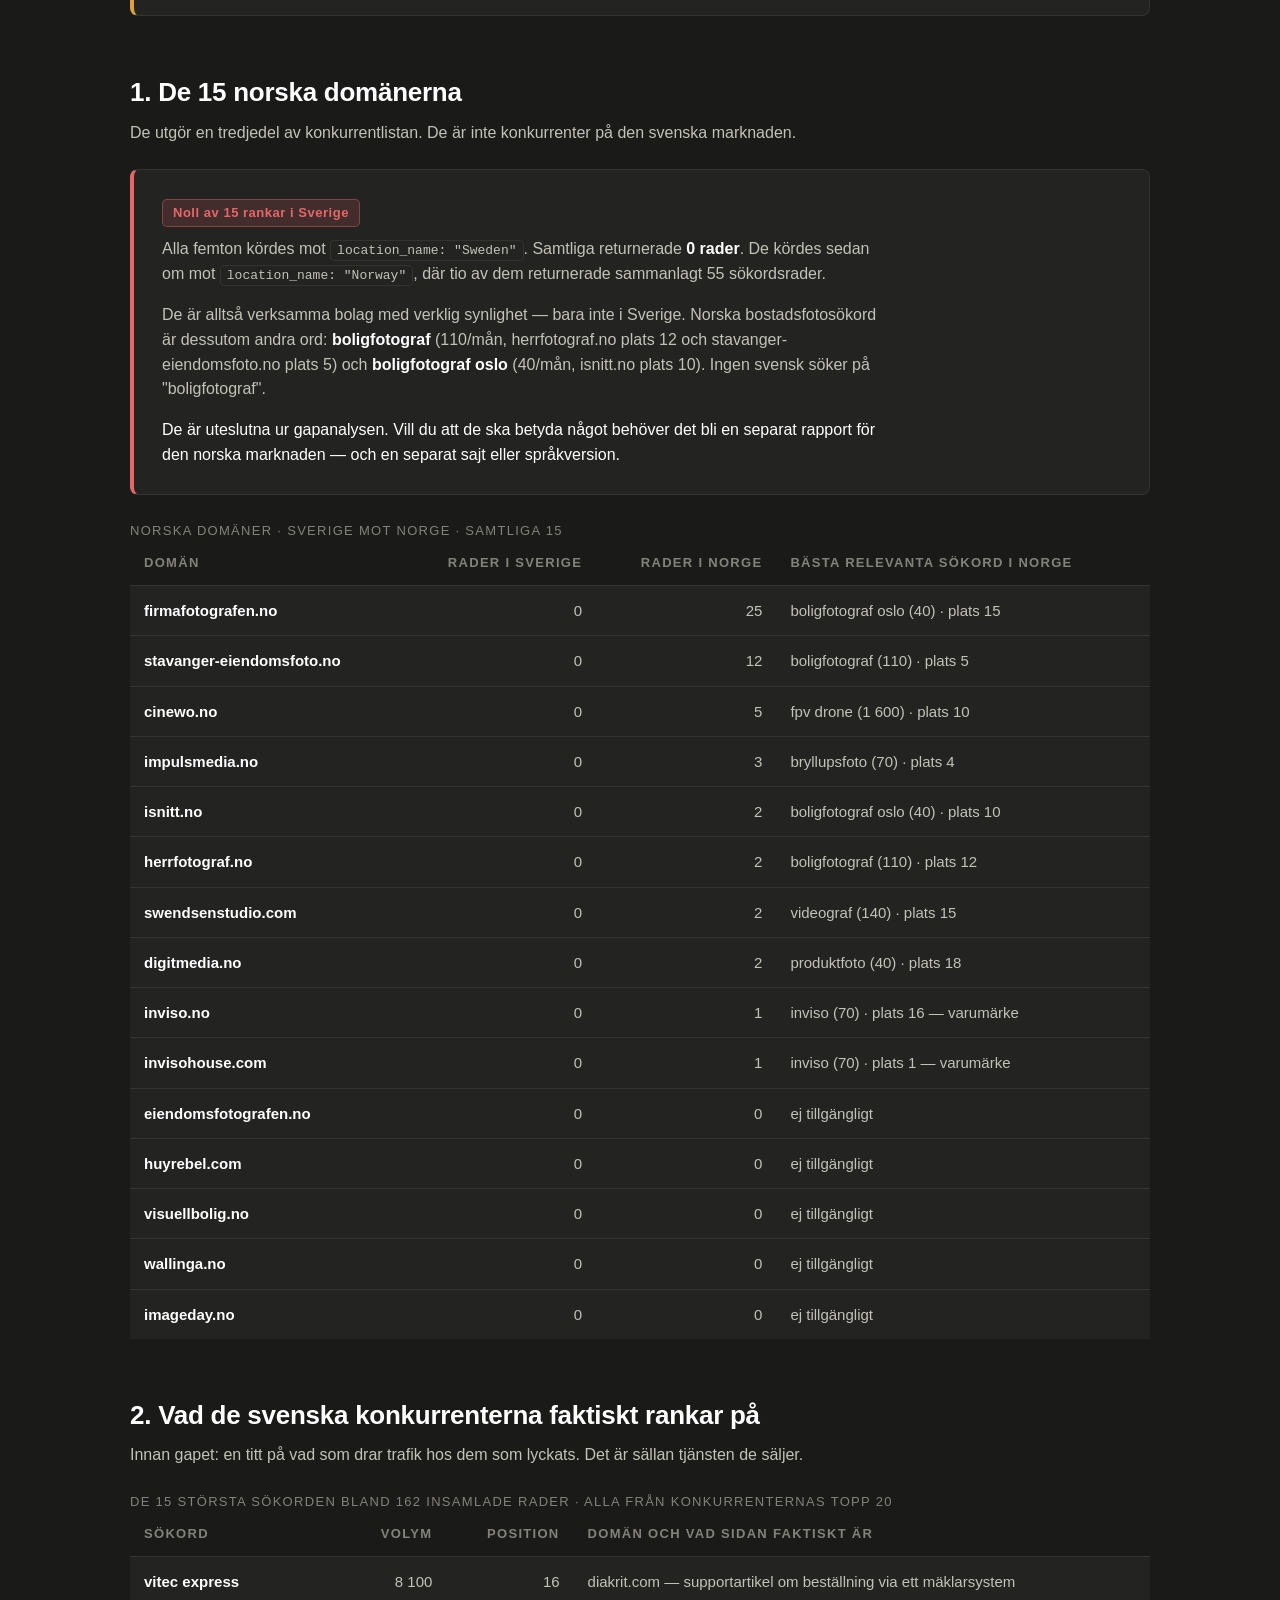
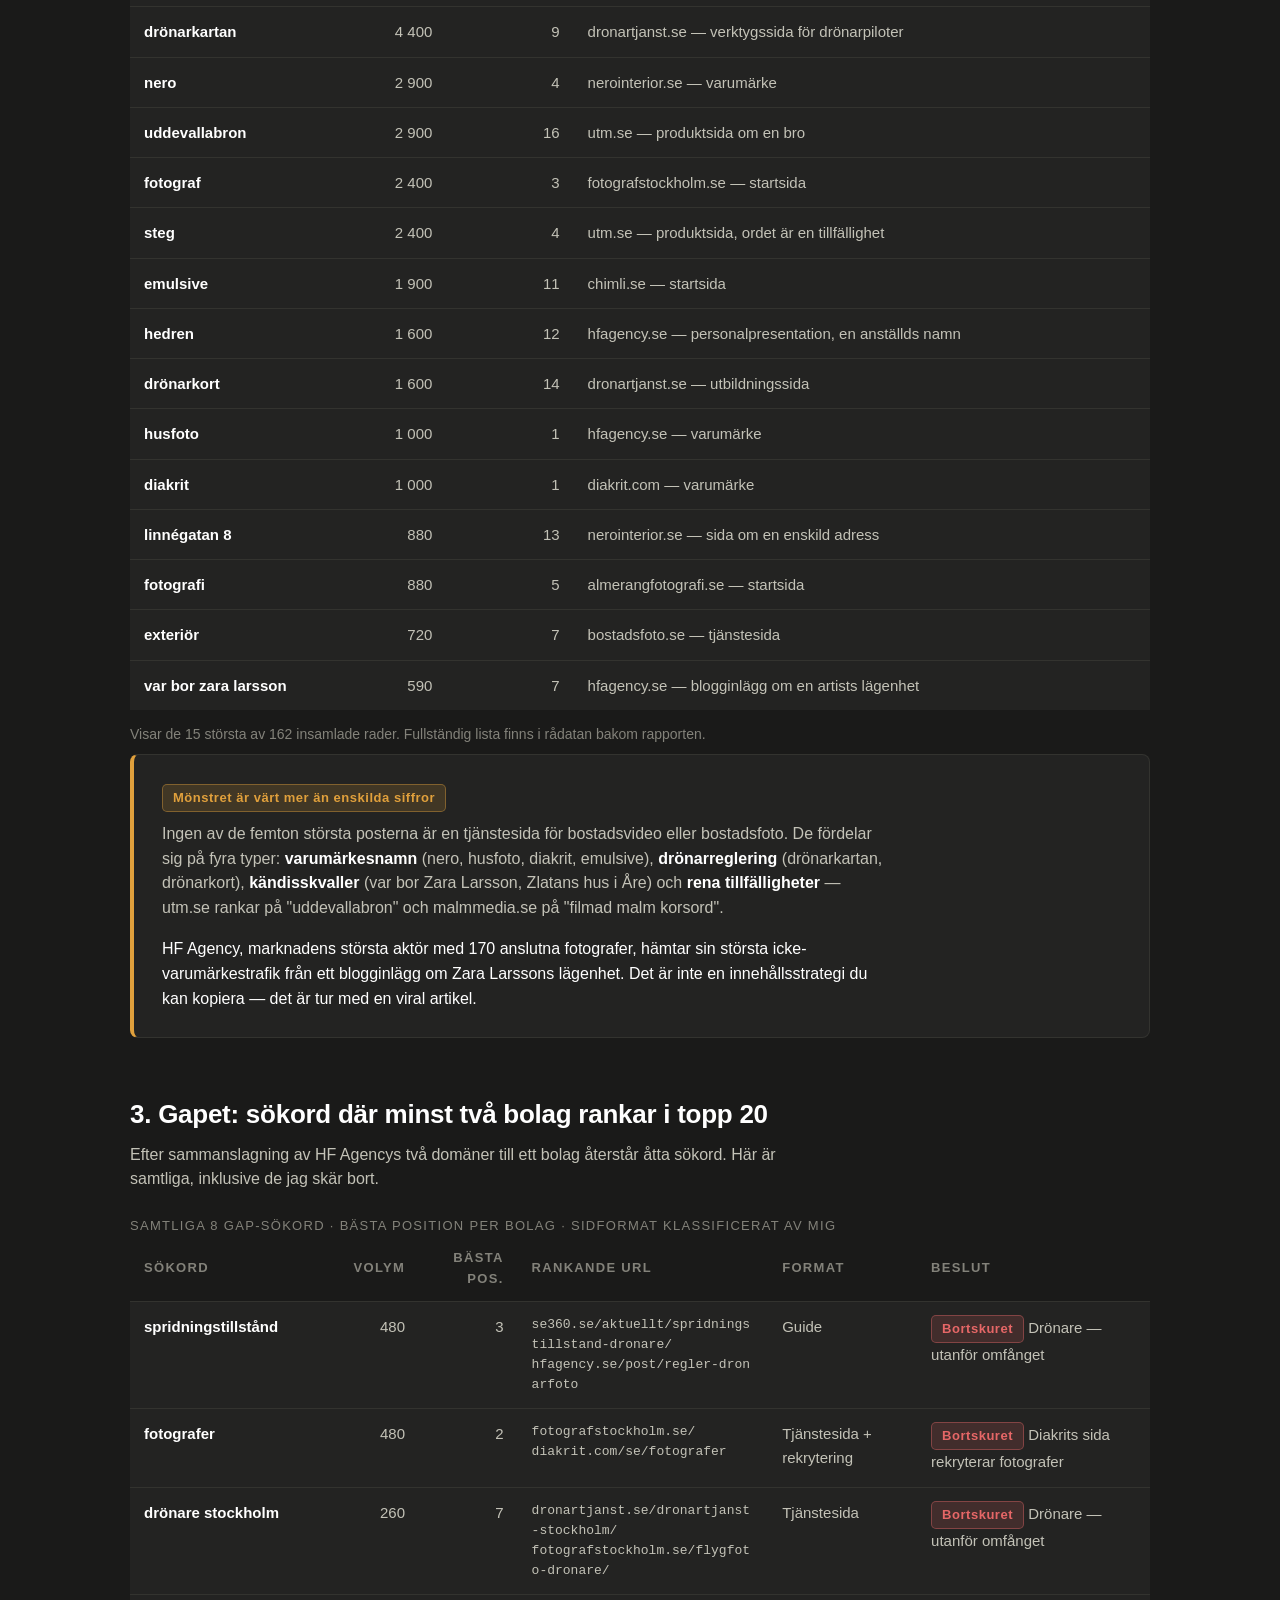
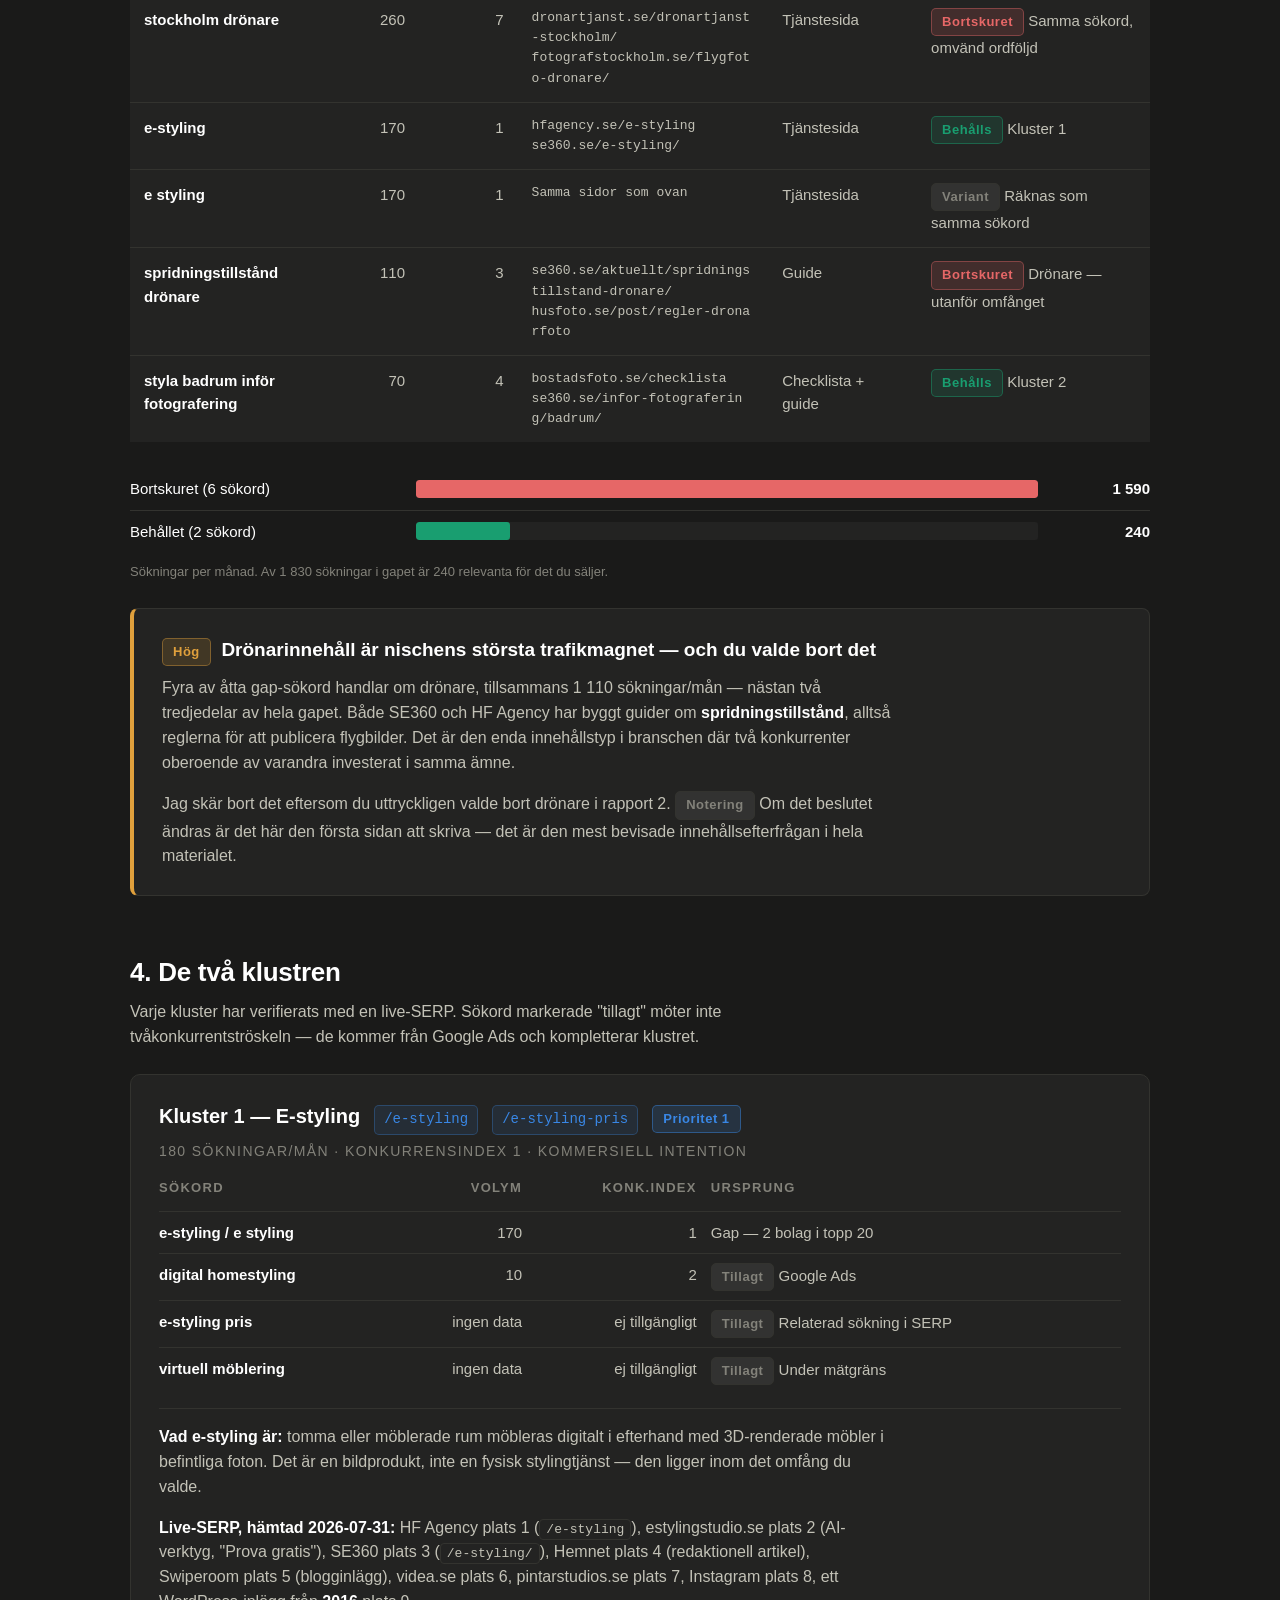
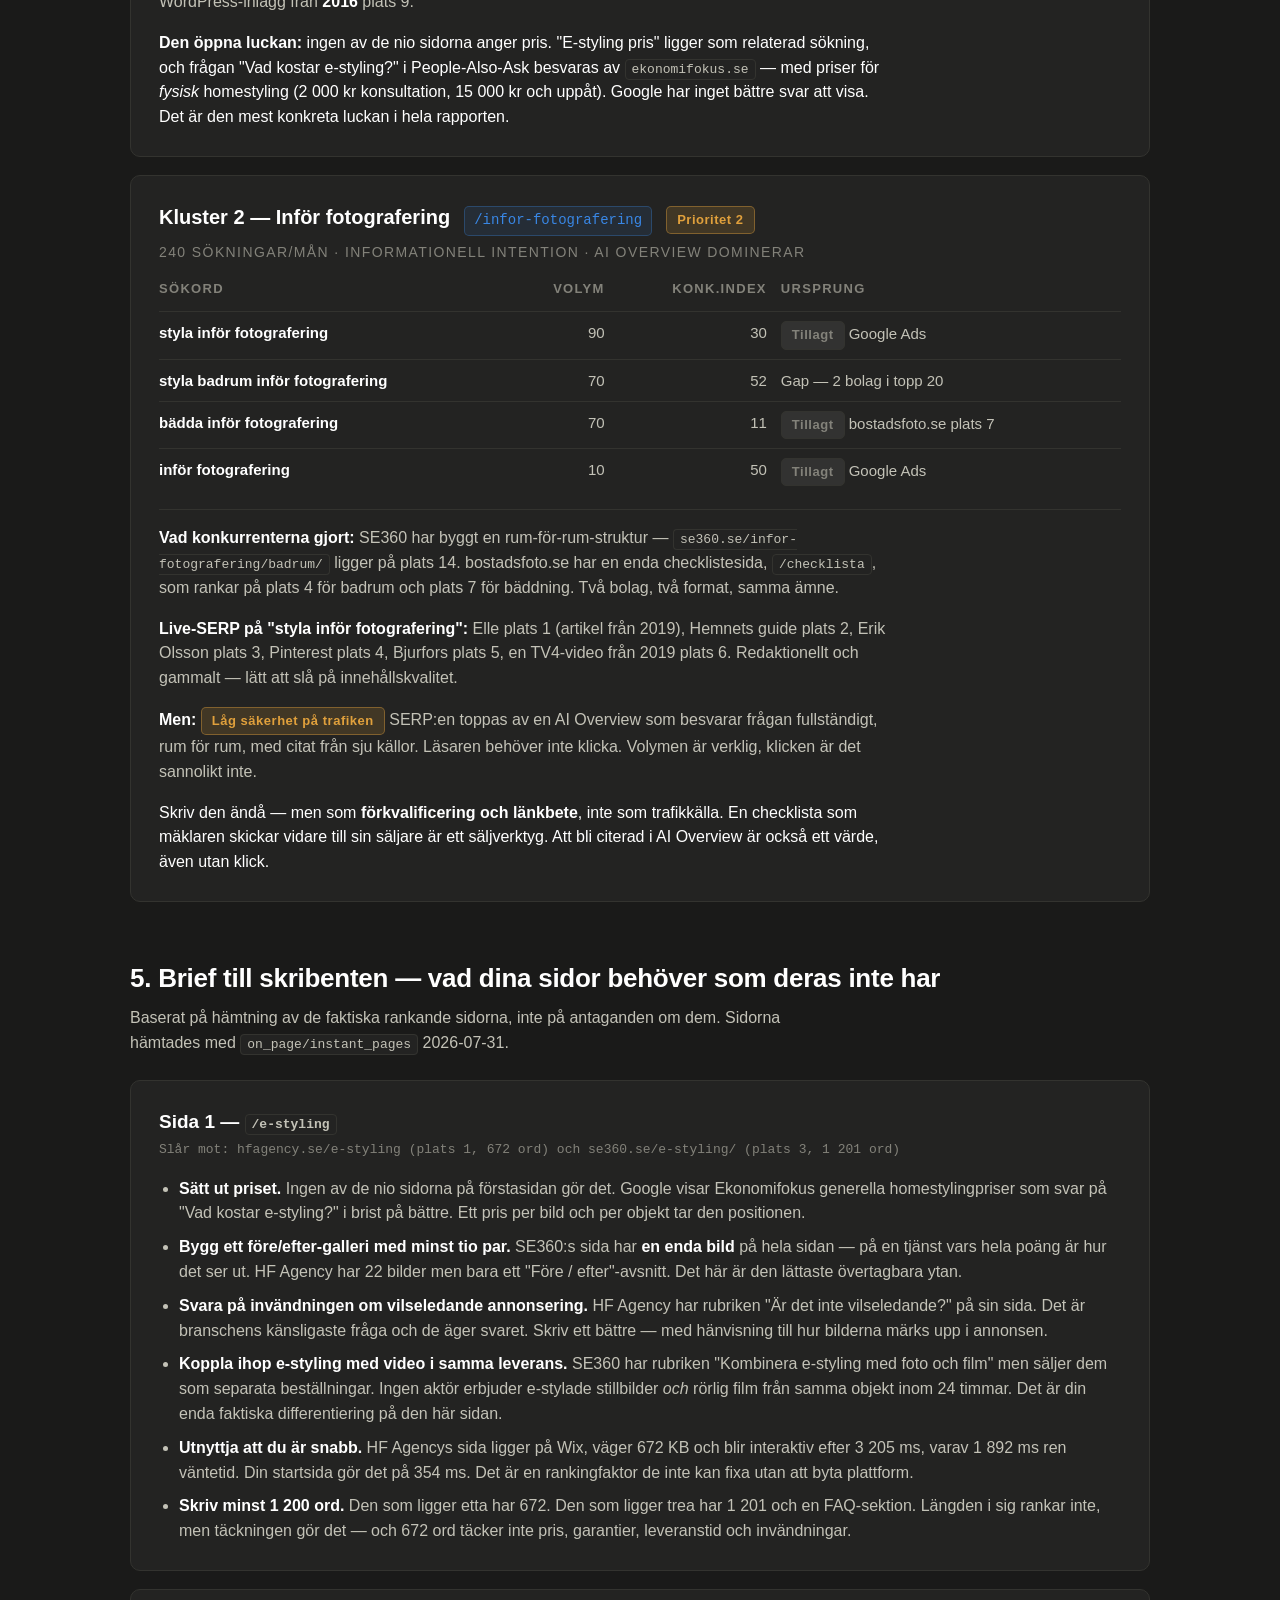
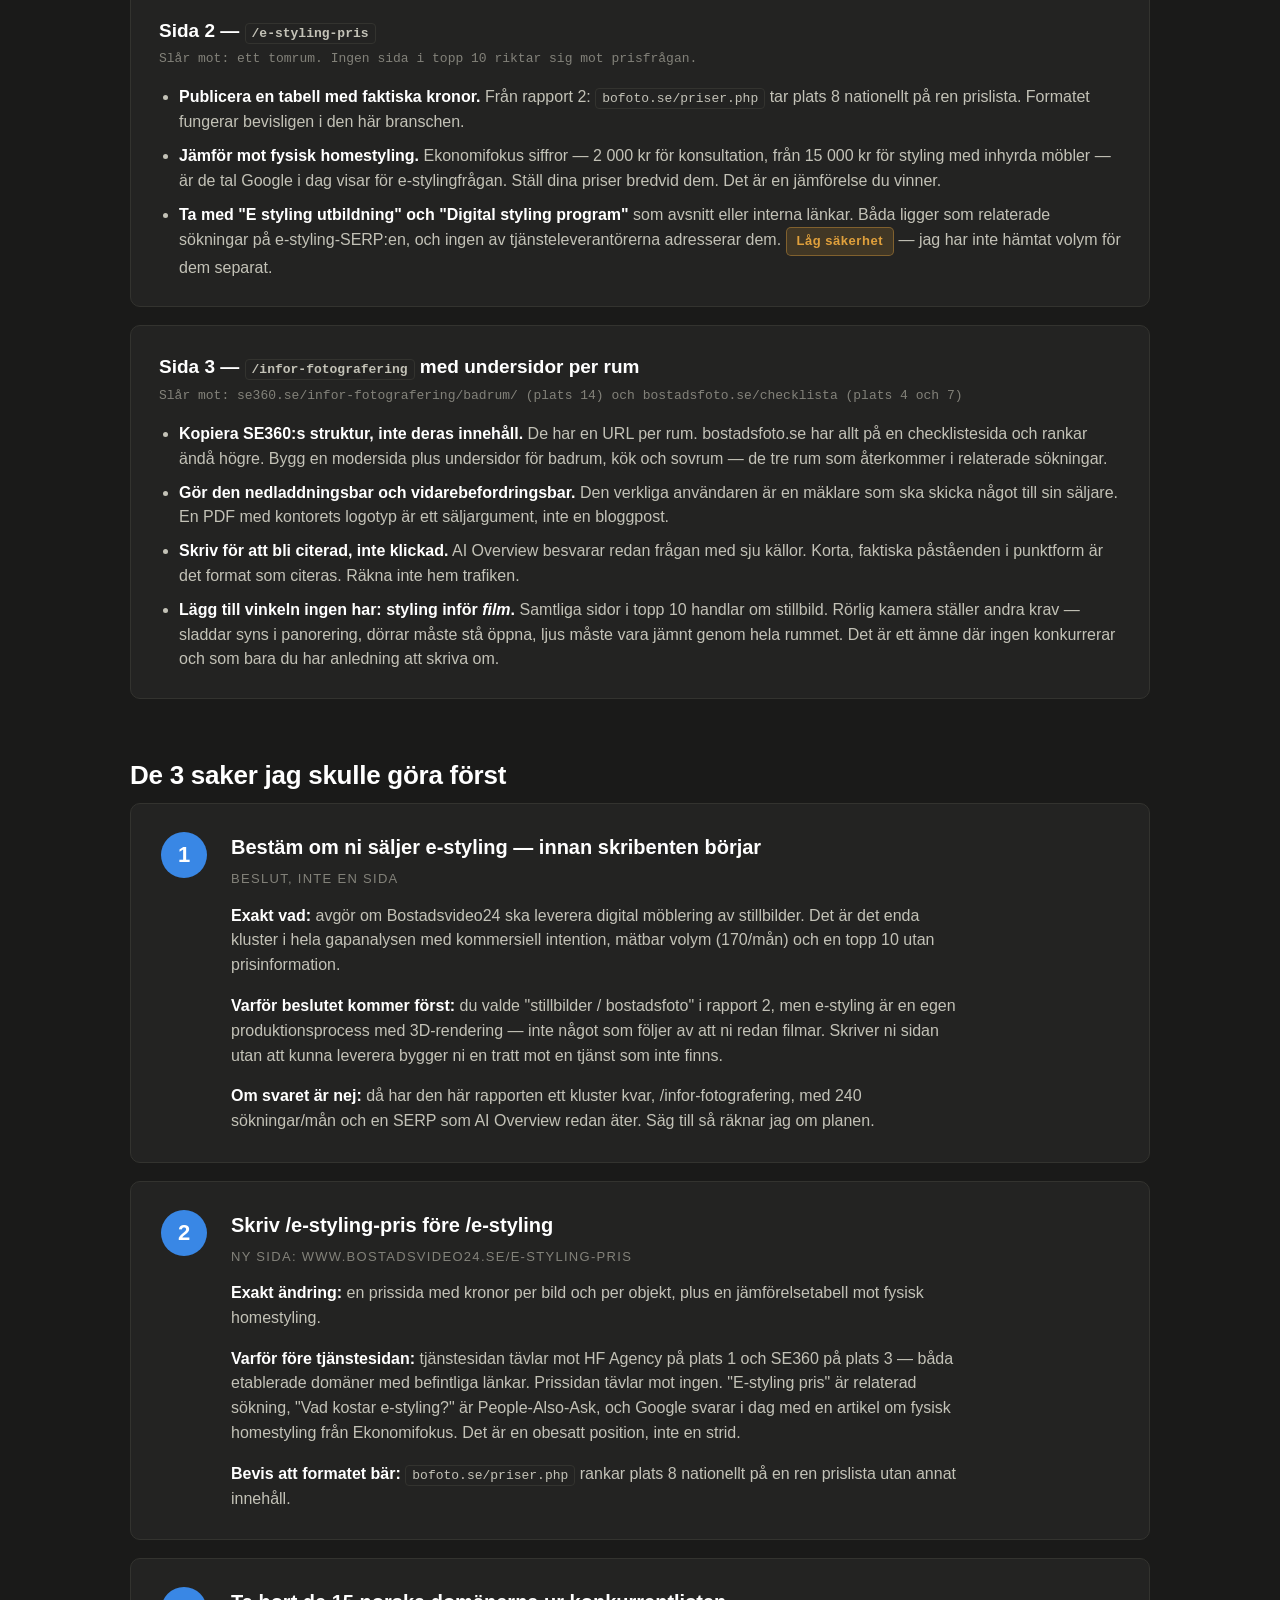
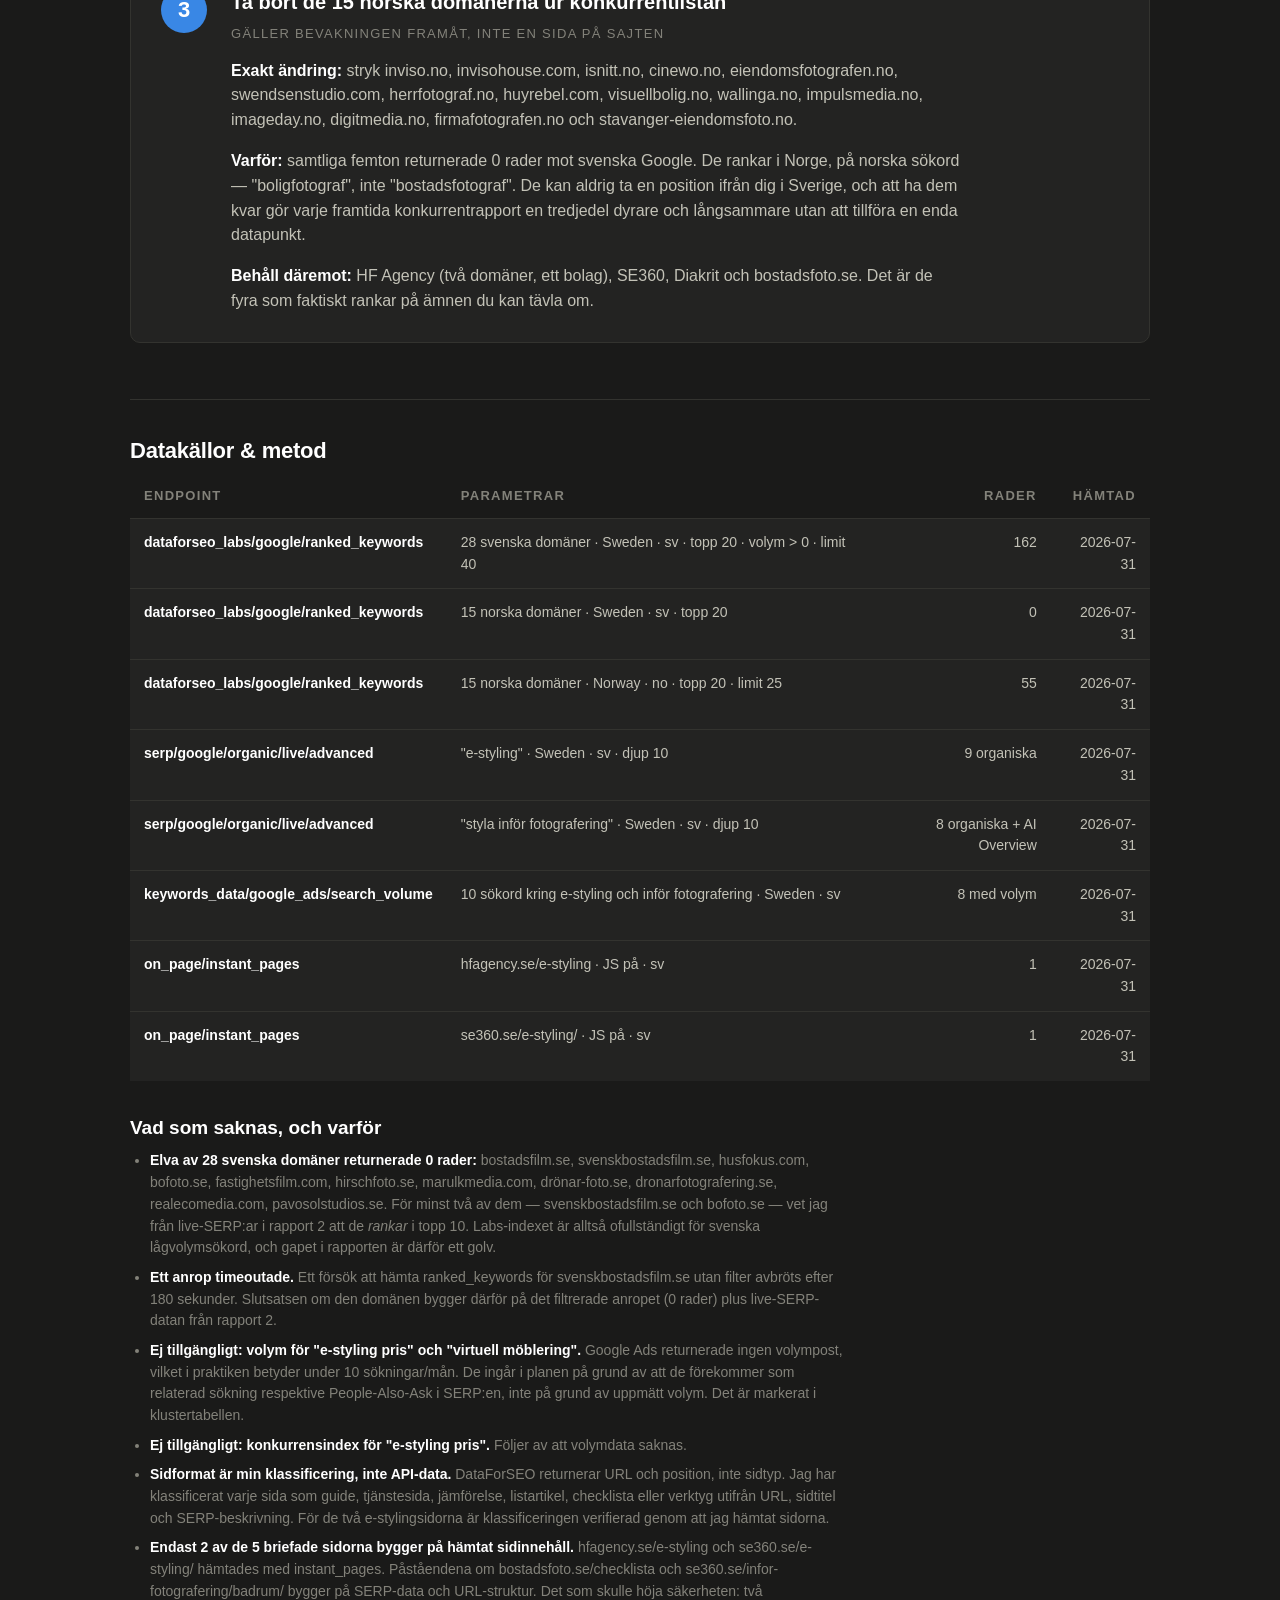
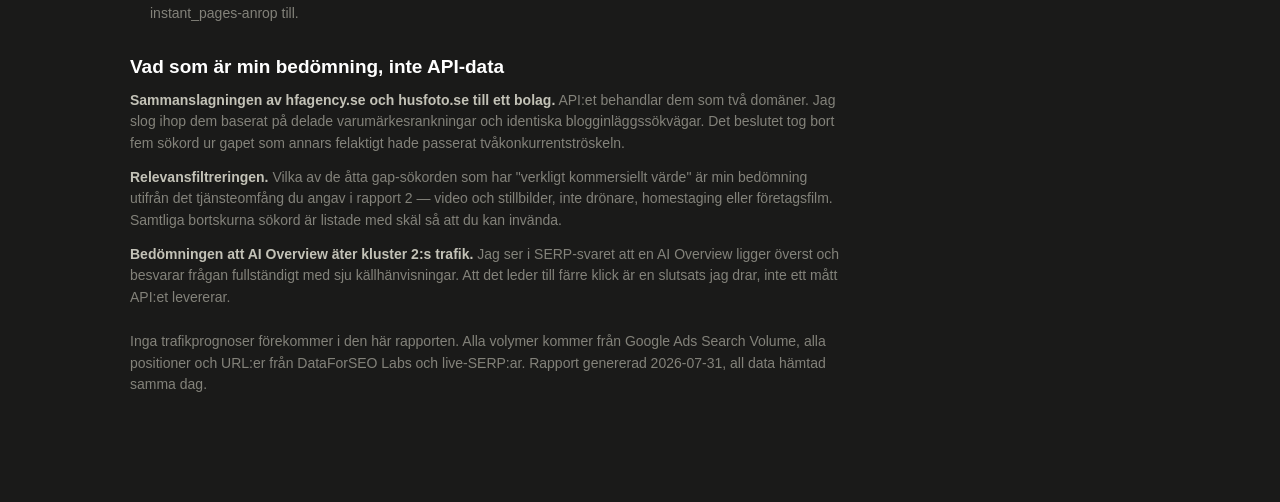
<file: seo/innehallsgap-bostadsvideo24.html>
<!DOCTYPE html>
<html lang="sv">
<head>
<meta charset="utf-8">
<meta name="viewport" content="width=device-width, initial-scale=1">
<title>Innehållsgap — bostadsvideo24.se</title>
<style>
:root{
  --surface:#1a1a19;
  --card:#232322;
  --ink:#ffffff;
  --ink-2:#c3c2b7;
  --ink-3:#83827a;
  --rule:#33332f;
  --accent:#3987e5;
  --warn:#e0a03c;
  --bad:#e66767;
  --good:#199e70;
}
*{box-sizing:border-box}
html,body{margin:0;padding:0}
body{background:var(--surface);color:var(--ink);
  font-family:-apple-system,BlinkMacSystemFont,"Segoe UI",Inter,Helvetica,Arial,sans-serif;
  font-size:16px;line-height:1.55;-webkit-font-smoothing:antialiased}
.wrap{max-width:1100px;margin:0 auto;padding:56px 40px 96px}

header.rpt{border-bottom:1px solid var(--rule);padding-bottom:32px;margin-bottom:44px}
.eyebrow{font-size:13px;text-transform:uppercase;letter-spacing:.1em;color:var(--ink-3);margin:0 0 14px}
h1{font-size:40px;font-weight:700;line-height:1.15;margin:0 0 20px;letter-spacing:-.01em}
.meta{display:flex;flex-wrap:wrap;gap:36px;margin-top:22px}
.meta div{min-width:110px}
.meta .k{font-size:13px;text-transform:uppercase;letter-spacing:.1em;color:var(--ink-3);margin-bottom:5px}
.meta .v{font-size:17px;color:var(--ink);font-weight:600;font-variant-numeric:tabular-nums}

.heroes{display:grid;grid-template-columns:repeat(5,1fr);gap:16px;margin-bottom:52px}
.hero{background:var(--card);border:1px solid var(--rule);border-radius:10px;padding:26px 22px}
.hero .big{font-size:42px;font-weight:700;line-height:1.05;font-variant-numeric:tabular-nums;letter-spacing:-.02em}
.hero .lbl{font-size:13px;text-transform:uppercase;letter-spacing:.1em;color:var(--ink-3);margin-top:12px;line-height:1.35}
.hero.bad .big{color:var(--bad)}
.hero.warn .big{color:var(--warn)}
.hero.good .big{color:var(--good)}
.hero.accent .big{color:var(--accent)}

section{margin-bottom:56px}
h2{font-size:26px;font-weight:700;margin:0 0 8px;letter-spacing:-.01em}
.sub{color:var(--ink-2);font-size:16px;margin:0 0 24px;max-width:80ch}
h3{font-size:19px;font-weight:700;margin:0 0 8px}
p{margin:0 0 16px;color:var(--ink-2);max-width:82ch}
p.ink{color:var(--ink)}
strong{color:var(--ink);font-weight:600}

.callout{background:var(--card);border:1px solid var(--rule);border-left:4px solid var(--accent);border-radius:8px;padding:26px 28px;margin-bottom:26px}
.callout.badbar{border-left-color:var(--bad)}
.callout.warnbar{border-left-color:var(--warn)}
.callout.goodbar{border-left-color:var(--good)}
.callout h3{margin-bottom:10px}
.callout p:last-child{margin-bottom:0}

table{width:100%;border-collapse:collapse;margin:0 0 14px;font-size:15px}
caption{text-align:left;font-size:13px;text-transform:uppercase;letter-spacing:.1em;color:var(--ink-3);padding-bottom:12px}
th{text-align:left;font-size:13px;text-transform:uppercase;letter-spacing:.1em;color:var(--ink-3);font-weight:600;padding:0 14px 12px;border-bottom:1px solid var(--rule)}
th.num,td.num{text-align:right;font-variant-numeric:tabular-nums}
td{background:var(--card);padding:13px 14px;border-bottom:1px solid var(--rule);color:var(--ink-2);vertical-align:top}
td.kw{color:var(--ink);font-weight:600}
tbody tr:last-child td{border-bottom:none}
.note{font-size:14px;color:var(--ink-3);margin:0 0 8px;max-width:90ch}
.u{font-family:ui-monospace,SFMono-Regular,Menlo,monospace;font-size:13px;word-break:break-all}

.pill{display:inline-block;font-size:13px;font-weight:700;letter-spacing:.04em;padding:3px 10px;border-radius:5px;white-space:nowrap}
.pill.bad{background:rgba(230,103,103,.16);color:var(--bad);border:1px solid rgba(230,103,103,.4)}
.pill.warn{background:rgba(224,160,60,.16);color:var(--warn);border:1px solid rgba(224,160,60,.4)}
.pill.good{background:rgba(25,158,112,.16);color:var(--good);border:1px solid rgba(25,158,112,.45)}
.pill.accent{background:rgba(57,135,229,.16);color:var(--accent);border:1px solid rgba(57,135,229,.45)}
.pill.mute{background:rgba(131,130,122,.16);color:var(--ink-3);border:1px solid var(--rule)}

.bars{margin:8px 0 10px}
.bar-row{display:flex;align-items:center;gap:16px;padding:9px 0;border-bottom:1px solid var(--rule)}
.bar-row:last-child{border-bottom:none}
.bar-lbl{width:270px;flex:none;font-size:15px;color:var(--ink)}
.bar-track{flex:1;height:18px;background:var(--card);border-radius:3px;overflow:hidden}
.bar-fill{height:100%;background:var(--accent);border-radius:3px}
.bar-fill.good{background:var(--good)}
.bar-fill.warn{background:var(--warn)}
.bar-fill.bad{background:var(--bad)}
.bar-val{width:96px;flex:none;text-align:right;font-variant-numeric:tabular-nums;font-size:15px;font-weight:600;color:var(--ink)}
.axis{font-size:13px;color:var(--ink-3);margin-top:10px}

.cluster{background:var(--card);border:1px solid var(--rule);border-radius:10px;padding:26px 28px;margin-bottom:18px}
.cluster-head{display:flex;flex-wrap:wrap;align-items:baseline;gap:14px;margin-bottom:6px}
.cluster-head h3{margin:0;font-size:20px}
.slug{font-family:ui-monospace,SFMono-Regular,Menlo,monospace;font-size:14px;color:var(--accent);background:rgba(57,135,229,.1);padding:3px 9px;border-radius:5px;border:1px solid rgba(57,135,229,.3)}
.cluster-vol{font-size:14px;color:var(--ink-3);text-transform:uppercase;letter-spacing:.1em;margin-bottom:16px;font-variant-numeric:tabular-nums}
.cluster td{background:transparent;padding:9px 14px 9px 0}
.cluster th{padding-left:0;padding-right:14px}
.verdict{border-top:1px solid var(--rule);padding-top:16px;margin-top:4px}
.verdict p:last-child{margin-bottom:0}

.brief{background:var(--card);border:1px solid var(--rule);border-radius:10px;padding:26px 28px;margin-bottom:18px}
.brief h3{font-size:19px;margin-bottom:4px}
.brief .target{font-family:ui-monospace,SFMono-Regular,Menlo,monospace;font-size:13px;color:var(--ink-3);margin-bottom:16px;word-break:break-all}
.brief ul{margin:0 0 0 0;padding-left:20px;color:var(--ink-2)}
.brief li{margin-bottom:9px}
.brief li:last-child{margin-bottom:0}

.action{background:var(--card);border:1px solid var(--rule);border-radius:10px;padding:28px 30px;margin-bottom:18px;display:flex;gap:24px}
.action .n{flex:none;width:46px;height:46px;border-radius:50%;background:var(--accent);color:#fff;font-size:22px;font-weight:700;display:flex;align-items:center;justify-content:center;font-variant-numeric:tabular-nums}
.action .body{flex:1}
.action h3{margin-bottom:6px;font-size:20px}
.action .where{font-size:13px;text-transform:uppercase;letter-spacing:.1em;color:var(--ink-3);margin-bottom:14px}
.action p:last-child{margin-bottom:0}

footer.rpt{border-top:1px solid var(--rule);padding-top:34px;margin-top:16px}
footer.rpt h2{font-size:22px;margin-bottom:18px}
footer.rpt table{font-size:14px}
.fine{font-size:14px;color:var(--ink-3);max-width:92ch;margin:0 0 12px}
.fine strong{color:var(--ink-2)}
ul.fine-list{font-size:14px;color:var(--ink-3);max-width:92ch;padding-left:20px;margin:0 0 18px}
ul.fine-list li{margin-bottom:8px}
code{font-family:ui-monospace,SFMono-Regular,Menlo,monospace;font-size:13px;color:var(--ink-2);background:var(--card);padding:2px 6px;border-radius:4px;border:1px solid var(--rule)}
@media(max-width:900px){
  .heroes{grid-template-columns:repeat(2,1fr)}
  .wrap{padding:36px 22px 64px}
  h1{font-size:30px}
  .bar-lbl{width:150px}
}
</style>
</head>
<body>
<div class="wrap">

<header class="rpt">
  <p class="eyebrow">Rapport 3 — Innehållsgap</p>
  <h1>43 konkurrenter, 8 verkliga gap. Två av dem är värda att skriva.</h1>
  <div class="meta">
    <div><div class="k">Domän</div><div class="v">bostadsvideo24.se</div></div>
    <div><div class="k">Marknad</div><div class="v">Sverige · svenska</div></div>
    <div><div class="k">Konkurrenter</div><div class="v">43 st</div></div>
    <div><div class="k">Datum</div><div class="v">2026-07-31</div></div>
  </div>
</header>

<div class="heroes">
  <div class="hero accent">
    <div class="big">43</div>
    <div class="lbl">Konkurrentdomäner testade</div>
  </div>
  <div class="hero warn">
    <div class="big">162</div>
    <div class="lbl">Sökordsrader från svenska konkurrenter</div>
  </div>
  <div class="hero bad">
    <div class="big">26</div>
    <div class="lbl">Domäner utan rankning i Sverige</div>
  </div>
  <div class="hero warn">
    <div class="big">8</div>
    <div class="lbl">Sökord med minst 2 konkurrenter</div>
  </div>
  <div class="hero good">
    <div class="big">2</div>
    <div class="lbl">Kluster som överlever filtreringen</div>
  </div>
</div>

<!-- 0. METODVARNING -->
<section>
  <h2>Läs det här först — metoden gick sönder på vägen</h2>
  <p class="sub">Ett innehållsgap bygger på att jämföra vad konkurrenterna rankar på mot vad du rankar på. Tre saker gjorde att den jämförelsen inte kunde göras som avsett. De påverkar hur du ska läsa resten.</p>

  <div class="callout badbar">
    <h3><span class="pill bad">Kritisk</span> &nbsp;1. Din domän rankar på ingenting — så allt är ett gap</h3>
    <p>Från rapport 1: <code>ranked_keywords</code> för bostadsvideo24.se returnerar <strong>0 rader</strong>. Villkoret "och min domän rankar inte alls" är därför uppfyllt för varenda sökord i hela analysen. Det filtret gör ingen skillnad och har ingen urskiljande kraft.</p>
    <p>Konsekvens: rapporten handlar i praktiken om <em>vad konkurrenterna rankar på</em>, inte om ett gap i egentlig mening. Jag har behållit kravet på minst två konkurrenter, eftersom det är det enda filtret som faktiskt sållar.</p>
  </div>

  <div class="callout badbar">
    <h3><span class="pill bad">Kritisk</span> &nbsp;2. DataForSEO:s svenska index missar sidor som bevisligen rankar</h3>
    <p><code>svenskbostadsfilm.se</code> returnerar <strong>0 rader</strong> från Labs-databasen. I rapport 2 hämtade jag en live-SERP på "bostadsfilm" — där ligger <code>svenskbostadsfilm.se</code> på <strong>plats 1</strong>. Samma sak gäller <code>bofoto.se</code>, som live-SERP:en visar på plats 8 för "fotografering lägenhet pris", men som ger 0 rader i Labs.</p>
    <p>Elva av 28 svenska domäner gav noll rader: bostadsfilm.se, svenskbostadsfilm.se, husfokus.com, bofoto.se, fastighetsfilm.com, hirschfoto.se, marulkmedia.com, drönar-foto.se, dronarfotografering.se, realecomedia.com och pavosolstudios.se.</p>
    <p class="ink"><strong>Det betyder att gapet nedan är ett golv, inte en fullständig bild.</strong> Sökord med volym under ungefär 50/mån verkar systematiskt saknas i indexet — vilket är exakt det spann hela den här nischen ligger i. Det som skulle höja säkerheten: en live-SERP per kandidatsökord i stället för en indexuppslagning.</p>
  </div>

  <div class="callout warnbar">
    <h3><span class="pill warn">Hög</span> &nbsp;3. Två av dina "konkurrenter" är samma företag</h3>
    <p><code>hfagency.se</code> och <code>husfoto.se</code> är HF Agency. Bevis från datan: båda rankar på varumärkesordet "husfoto", och båda har identiska blogginlägg på identiska sökvägar — <code>/post/regler-dronarfoto</code>, <code>/post/zara-larssons-lyxvåning</code> och <code>/post/expressen-årevillan-som-zlatan-ibrahimovic-byggde-är-till-salu</code>.</p>
    <p>Hade jag räknat dem som två skulle "husfoto" (1 000/mån) och fyra Zlatan-relaterade sökord felaktigt ha passerat tvåkonkurrentströskeln. <strong>All överlappsräkning nedan sker på bolagsnivå, inte domännivå.</strong></p>
  </div>
</section>

<!-- 1. NORSKA -->
<section>
  <h2>1. De 15 norska domänerna</h2>
  <p class="sub">De utgör en tredjedel av konkurrentlistan. De är inte konkurrenter på den svenska marknaden.</p>

  <div class="callout badbar">
    <h3><span class="pill bad">Noll av 15 rankar i Sverige</span></h3>
    <p>Alla femton kördes mot <code>location_name: "Sweden"</code>. Samtliga returnerade <strong>0 rader</strong>. De kördes sedan om mot <code>location_name: "Norway"</code>, där tio av dem returnerade sammanlagt 55 sökordsrader.</p>
    <p>De är alltså verksamma bolag med verklig synlighet — bara inte i Sverige. Norska bostadsfotosökord är dessutom andra ord: <strong>boligfotograf</strong> (110/mån, herrfotograf.no plats 12 och stavanger-eiendomsfoto.no plats 5) och <strong>boligfotograf oslo</strong> (40/mån, isnitt.no plats 10). Ingen svensk söker på "boligfotograf".</p>
    <p class="ink">De är uteslutna ur gapanalysen. Vill du att de ska betyda något behöver det bli en separat rapport för den norska marknaden — och en separat sajt eller språkversion.</p>
  </div>

  <table>
    <caption>Norska domäner · Sverige mot Norge · samtliga 15</caption>
    <thead><tr><th>Domän</th><th class="num">Rader i Sverige</th><th class="num">Rader i Norge</th><th>Bästa relevanta sökord i Norge</th></tr></thead>
    <tbody>
      <tr><td class="kw">firmafotografen.no</td><td class="num">0</td><td class="num">25</td><td>boligfotograf oslo (40) · plats 15</td></tr>
      <tr><td class="kw">stavanger-eiendomsfoto.no</td><td class="num">0</td><td class="num">12</td><td>boligfotograf (110) · plats 5</td></tr>
      <tr><td class="kw">cinewo.no</td><td class="num">0</td><td class="num">5</td><td>fpv drone (1 600) · plats 10</td></tr>
      <tr><td class="kw">impulsmedia.no</td><td class="num">0</td><td class="num">3</td><td>bryllupsfoto (70) · plats 4</td></tr>
      <tr><td class="kw">isnitt.no</td><td class="num">0</td><td class="num">2</td><td>boligfotograf oslo (40) · plats 10</td></tr>
      <tr><td class="kw">herrfotograf.no</td><td class="num">0</td><td class="num">2</td><td>boligfotograf (110) · plats 12</td></tr>
      <tr><td class="kw">swendsenstudio.com</td><td class="num">0</td><td class="num">2</td><td>videograf (140) · plats 15</td></tr>
      <tr><td class="kw">digitmedia.no</td><td class="num">0</td><td class="num">2</td><td>produktfoto (40) · plats 18</td></tr>
      <tr><td class="kw">inviso.no</td><td class="num">0</td><td class="num">1</td><td>inviso (70) · plats 16 — varumärke</td></tr>
      <tr><td class="kw">invisohouse.com</td><td class="num">0</td><td class="num">1</td><td>inviso (70) · plats 1 — varumärke</td></tr>
      <tr><td class="kw">eiendomsfotografen.no</td><td class="num">0</td><td class="num">0</td><td>ej tillgängligt</td></tr>
      <tr><td class="kw">huyrebel.com</td><td class="num">0</td><td class="num">0</td><td>ej tillgängligt</td></tr>
      <tr><td class="kw">visuellbolig.no</td><td class="num">0</td><td class="num">0</td><td>ej tillgängligt</td></tr>
      <tr><td class="kw">wallinga.no</td><td class="num">0</td><td class="num">0</td><td>ej tillgängligt</td></tr>
      <tr><td class="kw">imageday.no</td><td class="num">0</td><td class="num">0</td><td>ej tillgängligt</td></tr>
    </tbody>
  </table>
</section>

<!-- 2. VAD KONKURRENTERNA FAKTISKT RANKAR PÅ -->
<section>
  <h2>2. Vad de svenska konkurrenterna faktiskt rankar på</h2>
  <p class="sub">Innan gapet: en titt på vad som drar trafik hos dem som lyckats. Det är sällan tjänsten de säljer.</p>

  <table>
    <caption>De 15 största sökorden bland 162 insamlade rader · alla från konkurrenternas topp 20</caption>
    <thead><tr><th>Sökord</th><th class="num">Volym</th><th class="num">Position</th><th>Domän och vad sidan faktiskt är</th></tr></thead>
    <tbody>
      <tr><td class="kw">vitec express</td><td class="num">8 100</td><td class="num">16</td><td>diakrit.com — supportartikel om beställning via ett mäklarsystem</td></tr>
      <tr><td class="kw">drönarkartan</td><td class="num">4 400</td><td class="num">9</td><td>dronartjanst.se — verktygssida för drönarpiloter</td></tr>
      <tr><td class="kw">nero</td><td class="num">2 900</td><td class="num">4</td><td>nerointerior.se — varumärke</td></tr>
      <tr><td class="kw">uddevallabron</td><td class="num">2 900</td><td class="num">16</td><td>utm.se — produktsida om en bro</td></tr>
      <tr><td class="kw">fotograf</td><td class="num">2 400</td><td class="num">3</td><td>fotografstockholm.se — startsida</td></tr>
      <tr><td class="kw">steg</td><td class="num">2 400</td><td class="num">4</td><td>utm.se — produktsida, ordet är en tillfällighet</td></tr>
      <tr><td class="kw">emulsive</td><td class="num">1 900</td><td class="num">11</td><td>chimli.se — startsida</td></tr>
      <tr><td class="kw">hedren</td><td class="num">1 600</td><td class="num">12</td><td>hfagency.se — personalpresentation, en anställds namn</td></tr>
      <tr><td class="kw">drönarkort</td><td class="num">1 600</td><td class="num">14</td><td>dronartjanst.se — utbildningssida</td></tr>
      <tr><td class="kw">husfoto</td><td class="num">1 000</td><td class="num">1</td><td>hfagency.se — varumärke</td></tr>
      <tr><td class="kw">diakrit</td><td class="num">1 000</td><td class="num">1</td><td>diakrit.com — varumärke</td></tr>
      <tr><td class="kw">linnégatan 8</td><td class="num">880</td><td class="num">13</td><td>nerointerior.se — sida om en enskild adress</td></tr>
      <tr><td class="kw">fotografi</td><td class="num">880</td><td class="num">5</td><td>almerangfotografi.se — startsida</td></tr>
      <tr><td class="kw">exteriör</td><td class="num">720</td><td class="num">7</td><td>bostadsfoto.se — tjänstesida</td></tr>
      <tr><td class="kw">var bor zara larsson</td><td class="num">590</td><td class="num">7</td><td>hfagency.se — blogginlägg om en artists lägenhet</td></tr>
    </tbody>
  </table>
  <p class="note">Visar de 15 största av 162 insamlade rader. Fullständig lista finns i rådatan bakom rapporten.</p>

  <div class="callout warnbar">
    <h3><span class="pill warn">Mönstret är värt mer än enskilda siffror</span></h3>
    <p>Ingen av de femton största posterna är en tjänstesida för bostadsvideo eller bostadsfoto. De fördelar sig på fyra typer: <strong>varumärkesnamn</strong> (nero, husfoto, diakrit, emulsive), <strong>drönarreglering</strong> (drönarkartan, drönarkort), <strong>kändisskvaller</strong> (var bor Zara Larsson, Zlatans hus i Åre) och <strong>rena tillfälligheter</strong> — utm.se rankar på "uddevallabron" och malmmedia.se på "filmad malm korsord".</p>
    <p class="ink">HF Agency, marknadens största aktör med 170 anslutna fotografer, hämtar sin största icke-varumärkestrafik från ett blogginlägg om Zara Larssons lägenhet. Det är inte en innehållsstrategi du kan kopiera — det är tur med en viral artikel.</p>
  </div>
</section>

<!-- 3. GAPET -->
<section>
  <h2>3. Gapet: sökord där minst två bolag rankar i topp 20</h2>
  <p class="sub">Efter sammanslagning av HF Agencys två domäner till ett bolag återstår åtta sökord. Här är samtliga, inklusive de jag skär bort.</p>

  <table>
    <caption>Samtliga 8 gap-sökord · bästa position per bolag · sidformat klassificerat av mig</caption>
    <thead>
      <tr><th>Sökord</th><th class="num">Volym</th><th class="num">Bästa pos.</th><th>Rankande URL</th><th>Format</th><th>Beslut</th></tr>
    </thead>
    <tbody>
      <tr>
        <td class="kw">spridningstillstånd</td><td class="num">480</td><td class="num">3</td>
        <td class="u">se360.se/aktuellt/spridningstillstand-dronare/<br>hfagency.se/post/regler-dronarfoto</td>
        <td>Guide</td>
        <td><span class="pill bad">Bortskuret</span> Drönare — utanför omfånget</td>
      </tr>
      <tr>
        <td class="kw">fotografer</td><td class="num">480</td><td class="num">2</td>
        <td class="u">fotografstockholm.se/<br>diakrit.com/se/fotografer</td>
        <td>Tjänstesida + rekrytering</td>
        <td><span class="pill bad">Bortskuret</span> Diakrits sida rekryterar fotografer</td>
      </tr>
      <tr>
        <td class="kw">drönare stockholm</td><td class="num">260</td><td class="num">7</td>
        <td class="u">dronartjanst.se/dronartjanst-stockholm/<br>fotografstockholm.se/flygfoto-dronare/</td>
        <td>Tjänstesida</td>
        <td><span class="pill bad">Bortskuret</span> Drönare — utanför omfånget</td>
      </tr>
      <tr>
        <td class="kw">stockholm drönare</td><td class="num">260</td><td class="num">7</td>
        <td class="u">dronartjanst.se/dronartjanst-stockholm/<br>fotografstockholm.se/flygfoto-dronare/</td>
        <td>Tjänstesida</td>
        <td><span class="pill bad">Bortskuret</span> Samma sökord, omvänd ordföljd</td>
      </tr>
      <tr>
        <td class="kw">e-styling</td><td class="num">170</td><td class="num">1</td>
        <td class="u">hfagency.se/e-styling<br>se360.se/e-styling/</td>
        <td>Tjänstesida</td>
        <td><span class="pill good">Behålls</span> Kluster 1</td>
      </tr>
      <tr>
        <td class="kw">e styling</td><td class="num">170</td><td class="num">1</td>
        <td class="u">Samma sidor som ovan</td>
        <td>Tjänstesida</td>
        <td><span class="pill mute">Variant</span> Räknas som samma sökord</td>
      </tr>
      <tr>
        <td class="kw">spridningstillstånd drönare</td><td class="num">110</td><td class="num">3</td>
        <td class="u">se360.se/aktuellt/spridningstillstand-dronare/<br>husfoto.se/post/regler-dronarfoto</td>
        <td>Guide</td>
        <td><span class="pill bad">Bortskuret</span> Drönare — utanför omfånget</td>
      </tr>
      <tr>
        <td class="kw">styla badrum inför fotografering</td><td class="num">70</td><td class="num">4</td>
        <td class="u">bostadsfoto.se/checklista<br>se360.se/infor-fotografering/badrum/</td>
        <td>Checklista + guide</td>
        <td><span class="pill good">Behålls</span> Kluster 2</td>
      </tr>
    </tbody>
  </table>

  <div class="bars" style="margin-top:26px">
    <div class="bar-row">
      <div class="bar-lbl">Bortskuret (6 sökord)</div>
      <div class="bar-track"><div class="bar-fill bad" style="width:100%"></div></div>
      <div class="bar-val">1 590</div>
    </div>
    <div class="bar-row">
      <div class="bar-lbl">Behållet (2 sökord)</div>
      <div class="bar-track"><div class="bar-fill good" style="width:15.1%"></div></div>
      <div class="bar-val">240</div>
    </div>
  </div>
  <p class="axis">Sökningar per månad. Av 1 830 sökningar i gapet är 240 relevanta för det du säljer.</p>

  <div class="callout warnbar" style="margin-top:26px">
    <h3><span class="pill warn">Hög</span> &nbsp;Drönarinnehåll är nischens största trafikmagnet — och du valde bort det</h3>
    <p>Fyra av åtta gap-sökord handlar om drönare, tillsammans 1 110 sökningar/mån — nästan två tredjedelar av hela gapet. Både SE360 och HF Agency har byggt guider om <strong>spridningstillstånd</strong>, alltså reglerna för att publicera flygbilder. Det är den enda innehållstyp i branschen där två konkurrenter oberoende av varandra investerat i samma ämne.</p>
    <p>Jag skär bort det eftersom du uttryckligen valde bort drönare i rapport 2. <span class="pill mute">Notering</span> Om det beslutet ändras är det här den första sidan att skriva — det är den mest bevisade innehållsefterfrågan i hela materialet.</p>
  </div>
</section>

<!-- 4. KLUSTER -->
<section>
  <h2>4. De två klustren</h2>
  <p class="sub">Varje kluster har verifierats med en live-SERP. Sökord markerade "tillagt" möter inte tvåkonkurrentströskeln — de kommer från Google Ads och kompletterar klustret.</p>

  <div class="cluster">
    <div class="cluster-head">
      <h3>Kluster 1 — E-styling</h3>
      <span class="slug">/e-styling</span>
      <span class="slug">/e-styling-pris</span>
      <span class="pill accent">Prioritet 1</span>
    </div>
    <div class="cluster-vol">180 sökningar/mån · konkurrensindex 1 · kommersiell intention</div>
    <table>
      <thead><tr><th>Sökord</th><th class="num">Volym</th><th class="num">Konk.index</th><th>Ursprung</th></tr></thead>
      <tbody>
        <tr><td class="kw">e-styling / e styling</td><td class="num">170</td><td class="num">1</td><td>Gap — 2 bolag i topp 20</td></tr>
        <tr><td class="kw">digital homestyling</td><td class="num">10</td><td class="num">2</td><td><span class="pill mute">Tillagt</span> Google Ads</td></tr>
        <tr><td class="kw">e-styling pris</td><td class="num">ingen data</td><td class="num">ej tillgängligt</td><td><span class="pill mute">Tillagt</span> Relaterad sökning i SERP</td></tr>
        <tr><td class="kw">virtuell möblering</td><td class="num">ingen data</td><td class="num">ej tillgängligt</td><td><span class="pill mute">Tillagt</span> Under mätgräns</td></tr>
      </tbody>
    </table>
    <div class="verdict">
      <p><strong>Vad e-styling är:</strong> tomma eller möblerade rum möbleras digitalt i efterhand med 3D-renderade möbler i befintliga foton. Det är en bildprodukt, inte en fysisk stylingtjänst — den ligger inom det omfång du valde.</p>
      <p><strong>Live-SERP, hämtad 2026-07-31:</strong> HF Agency plats 1 (<code>/e-styling</code>), estylingstudio.se plats 2 (AI-verktyg, "Prova gratis"), SE360 plats 3 (<code>/e-styling/</code>), Hemnet plats 4 (redaktionell artikel), Swiperoom plats 5 (blogginlägg), videa.se plats 6, pintarstudios.se plats 7, Instagram plats 8, ett WordPress-inlägg från <strong>2016</strong> plats 9.</p>
      <p class="ink"><strong>Den öppna luckan:</strong> ingen av de nio sidorna anger pris. "E-styling pris" ligger som relaterad sökning, och frågan "Vad kostar e-styling?" i People-Also-Ask besvaras av <code>ekonomifokus.se</code> — med priser för <em>fysisk</em> homestyling (2 000 kr konsultation, 15 000 kr och uppåt). Google har inget bättre svar att visa. Det är den mest konkreta luckan i hela rapporten.</p>
    </div>
  </div>

  <div class="cluster">
    <div class="cluster-head">
      <h3>Kluster 2 — Inför fotografering</h3>
      <span class="slug">/infor-fotografering</span>
      <span class="pill warn">Prioritet 2</span>
    </div>
    <div class="cluster-vol">240 sökningar/mån · informationell intention · AI Overview dominerar</div>
    <table>
      <thead><tr><th>Sökord</th><th class="num">Volym</th><th class="num">Konk.index</th><th>Ursprung</th></tr></thead>
      <tbody>
        <tr><td class="kw">styla inför fotografering</td><td class="num">90</td><td class="num">30</td><td><span class="pill mute">Tillagt</span> Google Ads</td></tr>
        <tr><td class="kw">styla badrum inför fotografering</td><td class="num">70</td><td class="num">52</td><td>Gap — 2 bolag i topp 20</td></tr>
        <tr><td class="kw">bädda inför fotografering</td><td class="num">70</td><td class="num">11</td><td><span class="pill mute">Tillagt</span> bostadsfoto.se plats 7</td></tr>
        <tr><td class="kw">inför fotografering</td><td class="num">10</td><td class="num">50</td><td><span class="pill mute">Tillagt</span> Google Ads</td></tr>
      </tbody>
    </table>
    <div class="verdict">
      <p><strong>Vad konkurrenterna gjort:</strong> SE360 har byggt en rum-för-rum-struktur — <code>se360.se/infor-fotografering/badrum/</code> ligger på plats 14. bostadsfoto.se har en enda checklistesida, <code>/checklista</code>, som rankar på plats 4 för badrum och plats 7 för bäddning. Två bolag, två format, samma ämne.</p>
      <p><strong>Live-SERP på "styla inför fotografering":</strong> Elle plats 1 (artikel från 2019), Hemnets guide plats 2, Erik Olsson plats 3, Pinterest plats 4, Bjurfors plats 5, en TV4-video från 2019 plats 6. Redaktionellt och gammalt — lätt att slå på innehållskvalitet.</p>
      <p><strong>Men:</strong> <span class="pill warn">Låg säkerhet på trafiken</span> SERP:en toppas av en AI Overview som besvarar frågan fullständigt, rum för rum, med citat från sju källor. Läsaren behöver inte klicka. Volymen är verklig, klicken är det sannolikt inte.</p>
      <p class="ink">Skriv den ändå — men som <strong>förkvalificering och länkbete</strong>, inte som trafikkälla. En checklista som mäklaren skickar vidare till sin säljare är ett säljverktyg. Att bli citerad i AI Overview är också ett värde, även utan klick.</p>
    </div>
  </div>
</section>

<!-- 5. BRIEF -->
<section>
  <h2>5. Brief till skribenten — vad dina sidor behöver som deras inte har</h2>
  <p class="sub">Baserat på hämtning av de faktiska rankande sidorna, inte på antaganden om dem. Sidorna hämtades med <code>on_page/instant_pages</code> 2026-07-31.</p>

  <div class="brief">
    <h3>Sida 1 — <code>/e-styling</code></h3>
    <div class="target">Slår mot: hfagency.se/e-styling (plats 1, 672 ord) och se360.se/e-styling/ (plats 3, 1 201 ord)</div>
    <ul>
      <li><strong>Sätt ut priset.</strong> Ingen av de nio sidorna på förstasidan gör det. Google visar Ekonomifokus generella homestylingpriser som svar på "Vad kostar e-styling?" i brist på bättre. Ett pris per bild och per objekt tar den positionen.</li>
      <li><strong>Bygg ett före/efter-galleri med minst tio par.</strong> SE360:s sida har <strong>en enda bild</strong> på hela sidan — på en tjänst vars hela poäng är hur det ser ut. HF Agency har 22 bilder men bara ett "Före / efter"-avsnitt. Det här är den lättaste övertagbara ytan.</li>
      <li><strong>Svara på invändningen om vilseledande annonsering.</strong> HF Agency har rubriken "Är det inte vilseledande?" på sin sida. Det är branschens känsligaste fråga och de äger svaret. Skriv ett bättre — med hänvisning till hur bilderna märks upp i annonsen.</li>
      <li><strong>Koppla ihop e-styling med video i samma leverans.</strong> SE360 har rubriken "Kombinera e-styling med foto och film" men säljer dem som separata beställningar. Ingen aktör erbjuder e-stylade stillbilder <em>och</em> rörlig film från samma objekt inom 24 timmar. Det är din enda faktiska differentiering på den här sidan.</li>
      <li><strong>Utnyttja att du är snabb.</strong> HF Agencys sida ligger på Wix, väger 672 KB och blir interaktiv efter 3 205 ms, varav 1 892 ms ren väntetid. Din startsida gör det på 354 ms. Det är en rankingfaktor de inte kan fixa utan att byta plattform.</li>
      <li><strong>Skriv minst 1 200 ord.</strong> Den som ligger etta har 672. Den som ligger trea har 1 201 och en FAQ-sektion. Längden i sig rankar inte, men täckningen gör det — och 672 ord täcker inte pris, garantier, leveranstid och invändningar.</li>
    </ul>
  </div>

  <div class="brief">
    <h3>Sida 2 — <code>/e-styling-pris</code></h3>
    <div class="target">Slår mot: ett tomrum. Ingen sida i topp 10 riktar sig mot prisfrågan.</div>
    <ul>
      <li><strong>Publicera en tabell med faktiska kronor.</strong> Från rapport 2: <code>bofoto.se/priser.php</code> tar plats 8 nationellt på ren prislista. Formatet fungerar bevisligen i den här branschen.</li>
      <li><strong>Jämför mot fysisk homestyling.</strong> Ekonomifokus siffror — 2 000 kr för konsultation, från 15 000 kr för styling med inhyrda möbler — är de tal Google i dag visar för e-stylingfrågan. Ställ dina priser bredvid dem. Det är en jämförelse du vinner.</li>
      <li><strong>Ta med "E styling utbildning" och "Digital styling program"</strong> som avsnitt eller interna länkar. Båda ligger som relaterade sökningar på e-styling-SERP:en, och ingen av tjänsteleverantörerna adresserar dem. <span class="pill warn">Låg säkerhet</span> — jag har inte hämtat volym för dem separat.</li>
    </ul>
  </div>

  <div class="brief">
    <h3>Sida 3 — <code>/infor-fotografering</code> med undersidor per rum</h3>
    <div class="target">Slår mot: se360.se/infor-fotografering/badrum/ (plats 14) och bostadsfoto.se/checklista (plats 4 och 7)</div>
    <ul>
      <li><strong>Kopiera SE360:s struktur, inte deras innehåll.</strong> De har en URL per rum. bostadsfoto.se har allt på en checklistesida och rankar ändå högre. Bygg en modersida plus undersidor för badrum, kök och sovrum — de tre rum som återkommer i relaterade sökningar.</li>
      <li><strong>Gör den nedladdningsbar och vidarebefordringsbar.</strong> Den verkliga användaren är en mäklare som ska skicka något till sin säljare. En PDF med kontorets logotyp är ett säljargument, inte en bloggpost.</li>
      <li><strong>Skriv för att bli citerad, inte klickad.</strong> AI Overview besvarar redan frågan med sju källor. Korta, faktiska påståenden i punktform är det format som citeras. Räkna inte hem trafiken.</li>
      <li><strong>Lägg till vinkeln ingen har: styling inför <em>film</em>.</strong> Samtliga sidor i topp 10 handlar om stillbild. Rörlig kamera ställer andra krav — sladdar syns i panorering, dörrar måste stå öppna, ljus måste vara jämnt genom hela rummet. Det är ett ämne där ingen konkurrerar och som bara du har anledning att skriva om.</li>
    </ul>
  </div>
</section>

<!-- DE 3 SAKERNA -->
<section>
  <h2>De 3 saker jag skulle göra först</h2>

  <div class="action">
    <div class="n">1</div>
    <div class="body">
      <h3>Bestäm om ni säljer e-styling — innan skribenten börjar</h3>
      <div class="where">Beslut, inte en sida</div>
      <p><strong>Exakt vad:</strong> avgör om Bostadsvideo24 ska leverera digital möblering av stillbilder. Det är det enda kluster i hela gapanalysen med kommersiell intention, mätbar volym (170/mån) och en topp 10 utan prisinformation.</p>
      <p><strong>Varför beslutet kommer först:</strong> du valde "stillbilder / bostadsfoto" i rapport 2, men e-styling är en egen produktionsprocess med 3D-rendering — inte något som följer av att ni redan filmar. Skriver ni sidan utan att kunna leverera bygger ni en tratt mot en tjänst som inte finns.</p>
      <p><strong>Om svaret är nej:</strong> då har den här rapporten ett kluster kvar, /infor-fotografering, med 240 sökningar/mån och en SERP som AI Overview redan äter. Säg till så räknar jag om planen.</p>
    </div>
  </div>

  <div class="action">
    <div class="n">2</div>
    <div class="body">
      <h3>Skriv /e-styling-pris före /e-styling</h3>
      <div class="where">Ny sida: www.bostadsvideo24.se/e-styling-pris</div>
      <p><strong>Exakt ändring:</strong> en prissida med kronor per bild och per objekt, plus en jämförelsetabell mot fysisk homestyling.</p>
      <p><strong>Varför före tjänstesidan:</strong> tjänstesidan tävlar mot HF Agency på plats 1 och SE360 på plats 3 — båda etablerade domäner med befintliga länkar. Prissidan tävlar mot ingen. "E-styling pris" är relaterad sökning, "Vad kostar e-styling?" är People-Also-Ask, och Google svarar i dag med en artikel om fysisk homestyling från Ekonomifokus. Det är en obesatt position, inte en strid.</p>
      <p><strong>Bevis att formatet bär:</strong> <code>bofoto.se/priser.php</code> rankar plats 8 nationellt på en ren prislista utan annat innehåll.</p>
    </div>
  </div>

  <div class="action">
    <div class="n">3</div>
    <div class="body">
      <h3>Ta bort de 15 norska domänerna ur konkurrentlistan</h3>
      <div class="where">Gäller bevakningen framåt, inte en sida på sajten</div>
      <p><strong>Exakt ändring:</strong> stryk inviso.no, invisohouse.com, isnitt.no, cinewo.no, eiendomsfotografen.no, swendsenstudio.com, herrfotograf.no, huyrebel.com, visuellbolig.no, wallinga.no, impulsmedia.no, imageday.no, digitmedia.no, firmafotografen.no och stavanger-eiendomsfoto.no.</p>
      <p><strong>Varför:</strong> samtliga femton returnerade 0 rader mot svenska Google. De rankar i Norge, på norska sökord — "boligfotograf", inte "bostadsfotograf". De kan aldrig ta en position ifrån dig i Sverige, och att ha dem kvar gör varje framtida konkurrentrapport en tredjedel dyrare och långsammare utan att tillföra en enda datapunkt.</p>
      <p><strong>Behåll däremot:</strong> HF Agency (två domäner, ett bolag), SE360, Diakrit och bostadsfoto.se. Det är de fyra som faktiskt rankar på ämnen du kan tävla om.</p>
    </div>
  </div>
</section>

<!-- FOOTER -->
<footer class="rpt">
  <h2>Datakällor &amp; metod</h2>

  <table>
    <thead><tr><th>Endpoint</th><th>Parametrar</th><th class="num">Rader</th><th class="num">Hämtad</th></tr></thead>
    <tbody>
      <tr><td class="kw">dataforseo_labs/google/ranked_keywords</td><td>28 svenska domäner · Sweden · sv · topp 20 · volym &gt; 0 · limit 40</td><td class="num">162</td><td class="num">2026-07-31</td></tr>
      <tr><td class="kw">dataforseo_labs/google/ranked_keywords</td><td>15 norska domäner · Sweden · sv · topp 20</td><td class="num">0</td><td class="num">2026-07-31</td></tr>
      <tr><td class="kw">dataforseo_labs/google/ranked_keywords</td><td>15 norska domäner · Norway · no · topp 20 · limit 25</td><td class="num">55</td><td class="num">2026-07-31</td></tr>
      <tr><td class="kw">serp/google/organic/live/advanced</td><td>"e-styling" · Sweden · sv · djup 10</td><td class="num">9 organiska</td><td class="num">2026-07-31</td></tr>
      <tr><td class="kw">serp/google/organic/live/advanced</td><td>"styla inför fotografering" · Sweden · sv · djup 10</td><td class="num">8 organiska + AI Overview</td><td class="num">2026-07-31</td></tr>
      <tr><td class="kw">keywords_data/google_ads/search_volume</td><td>10 sökord kring e-styling och inför fotografering · Sweden · sv</td><td class="num">8 med volym</td><td class="num">2026-07-31</td></tr>
      <tr><td class="kw">on_page/instant_pages</td><td>hfagency.se/e-styling · JS på · sv</td><td class="num">1</td><td class="num">2026-07-31</td></tr>
      <tr><td class="kw">on_page/instant_pages</td><td>se360.se/e-styling/ · JS på · sv</td><td class="num">1</td><td class="num">2026-07-31</td></tr>
    </tbody>
  </table>

  <h3 style="margin-top:32px;color:var(--ink)">Vad som saknas, och varför</h3>
  <ul class="fine-list">
    <li><strong>Elva av 28 svenska domäner returnerade 0 rader:</strong> bostadsfilm.se, svenskbostadsfilm.se, husfokus.com, bofoto.se, fastighetsfilm.com, hirschfoto.se, marulkmedia.com, drönar-foto.se, dronarfotografering.se, realecomedia.com, pavosolstudios.se. För minst två av dem — svenskbostadsfilm.se och bofoto.se — vet jag från live-SERP:ar i rapport 2 att de <em>rankar</em> i topp 10. Labs-indexet är alltså ofullständigt för svenska lågvolymsökord, och gapet i rapporten är därför ett golv.</li>
    <li><strong>Ett anrop timeoutade.</strong> Ett försök att hämta ranked_keywords för svenskbostadsfilm.se utan filter avbröts efter 180 sekunder. Slutsatsen om den domänen bygger därför på det filtrerade anropet (0 rader) plus live-SERP-datan från rapport 2.</li>
    <li><strong>Ej tillgängligt: volym för "e-styling pris" och "virtuell möblering".</strong> Google Ads returnerade ingen volympost, vilket i praktiken betyder under 10 sökningar/mån. De ingår i planen på grund av att de förekommer som relaterad sökning respektive People-Also-Ask i SERP:en, inte på grund av uppmätt volym. Det är markerat i klustertabellen.</li>
    <li><strong>Ej tillgängligt: konkurrensindex för "e-styling pris".</strong> Följer av att volymdata saknas.</li>
    <li><strong>Sidformat är min klassificering, inte API-data.</strong> DataForSEO returnerar URL och position, inte sidtyp. Jag har klassificerat varje sida som guide, tjänstesida, jämförelse, listartikel, checklista eller verktyg utifrån URL, sidtitel och SERP-beskrivning. För de två e-stylingsidorna är klassificeringen verifierad genom att jag hämtat sidorna.</li>
    <li><strong>Endast 2 av de 5 briefade sidorna bygger på hämtat sidinnehåll.</strong> hfagency.se/e-styling och se360.se/e-styling/ hämtades med instant_pages. Påståendena om bostadsfoto.se/checklista och se360.se/infor-fotografering/badrum/ bygger på SERP-data och URL-struktur. Det som skulle höja säkerheten: två instant_pages-anrop till.</li>
  </ul>

  <h3 style="margin-top:28px;color:var(--ink)">Vad som är min bedömning, inte API-data</h3>
  <p class="fine"><strong>Sammanslagningen av hfagency.se och husfoto.se till ett bolag.</strong> API:et behandlar dem som två domäner. Jag slog ihop dem baserat på delade varumärkesrankningar och identiska blogginläggssökvägar. Det beslutet tog bort fem sökord ur gapet som annars felaktigt hade passerat tvåkonkurrentströskeln.</p>
  <p class="fine"><strong>Relevansfiltreringen.</strong> Vilka av de åtta gap-sökorden som har "verkligt kommersiellt värde" är min bedömning utifrån det tjänsteomfång du angav i rapport 2 — video och stillbilder, inte drönare, homestaging eller företagsfilm. Samtliga bortskurna sökord är listade med skäl så att du kan invända.</p>
  <p class="fine"><strong>Bedömningen att AI Overview äter kluster 2:s trafik.</strong> Jag ser i SERP-svaret att en AI Overview ligger överst och besvarar frågan fullständigt med sju källhänvisningar. Att det leder till färre klick är en slutsats jag drar, inte ett mått API:et levererar.</p>
  <p class="fine" style="margin-top:22px">Inga trafikprognoser förekommer i den här rapporten. Alla volymer kommer från Google Ads Search Volume, alla positioner och URL:er från DataForSEO Labs och live-SERP:ar. Rapport genererad 2026-07-31, all data hämtad samma dag.</p>
</footer>

</div>
</body>
</html>
</file>
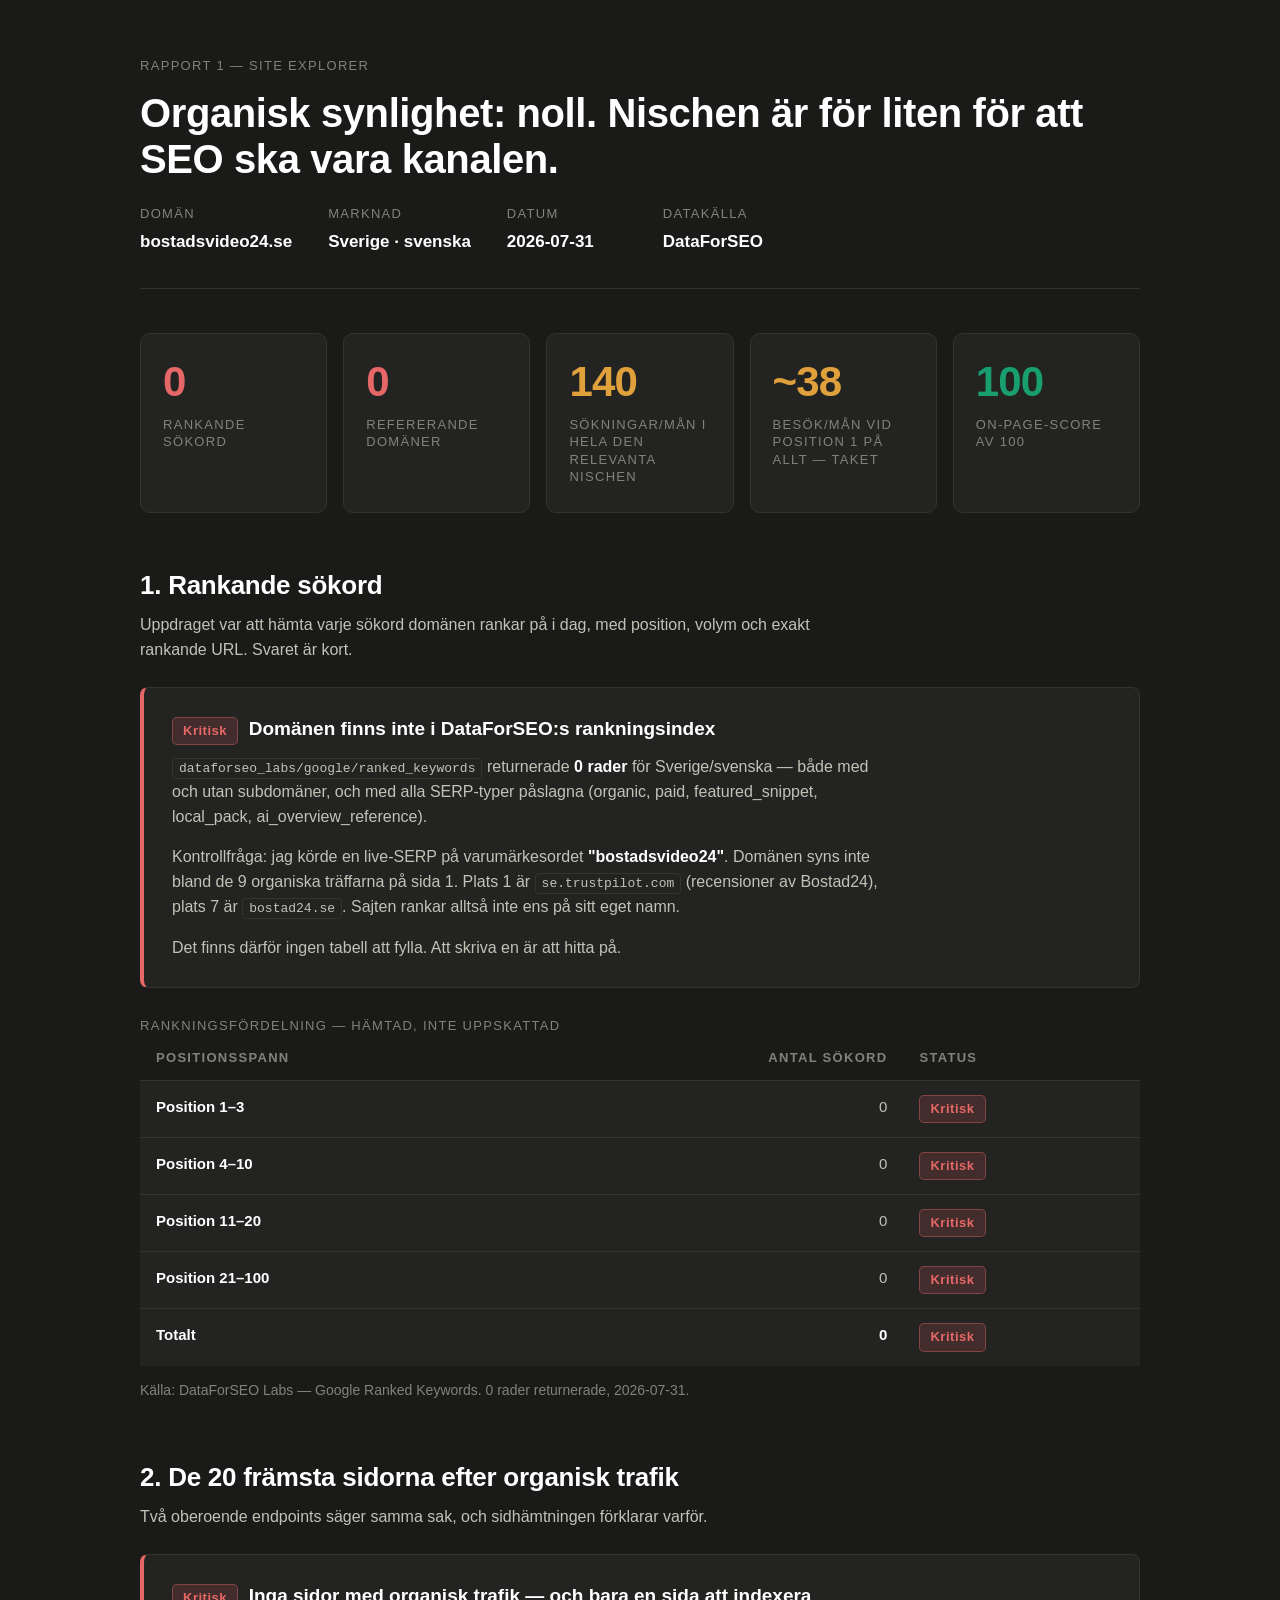
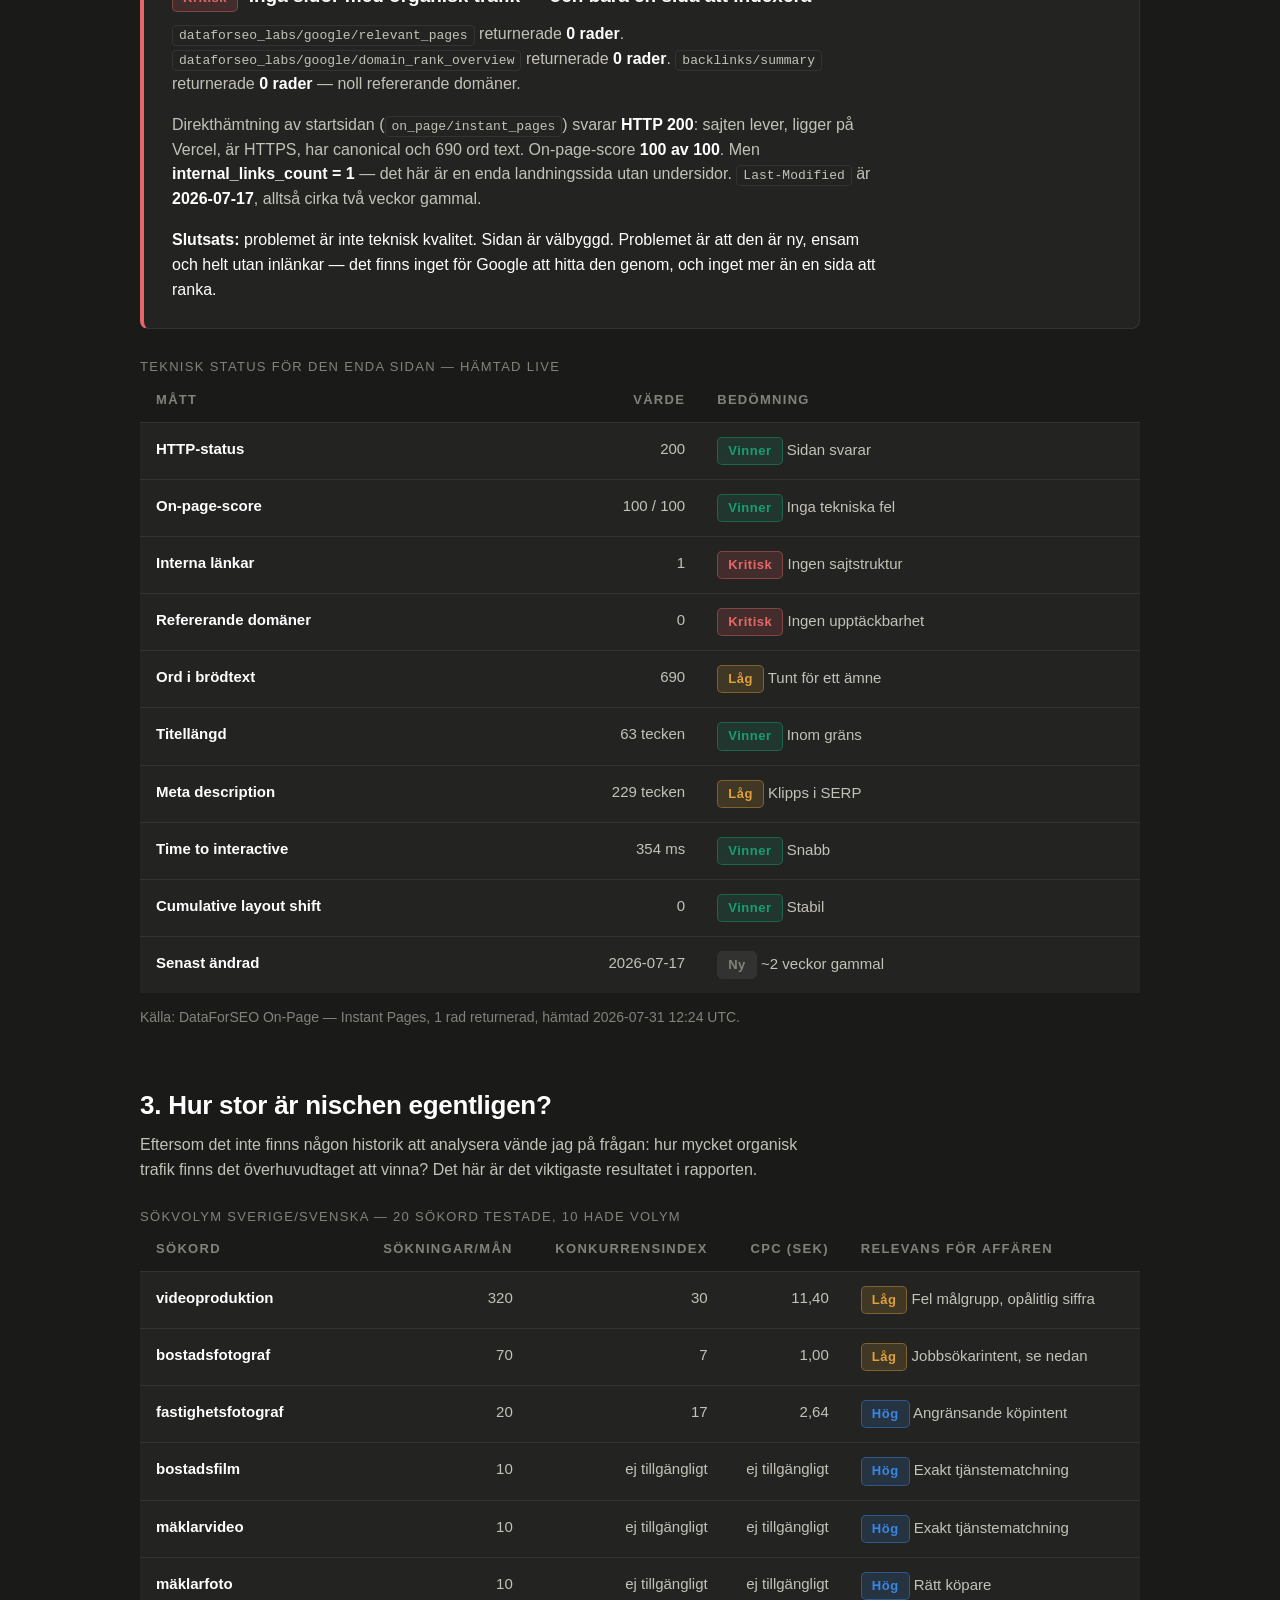
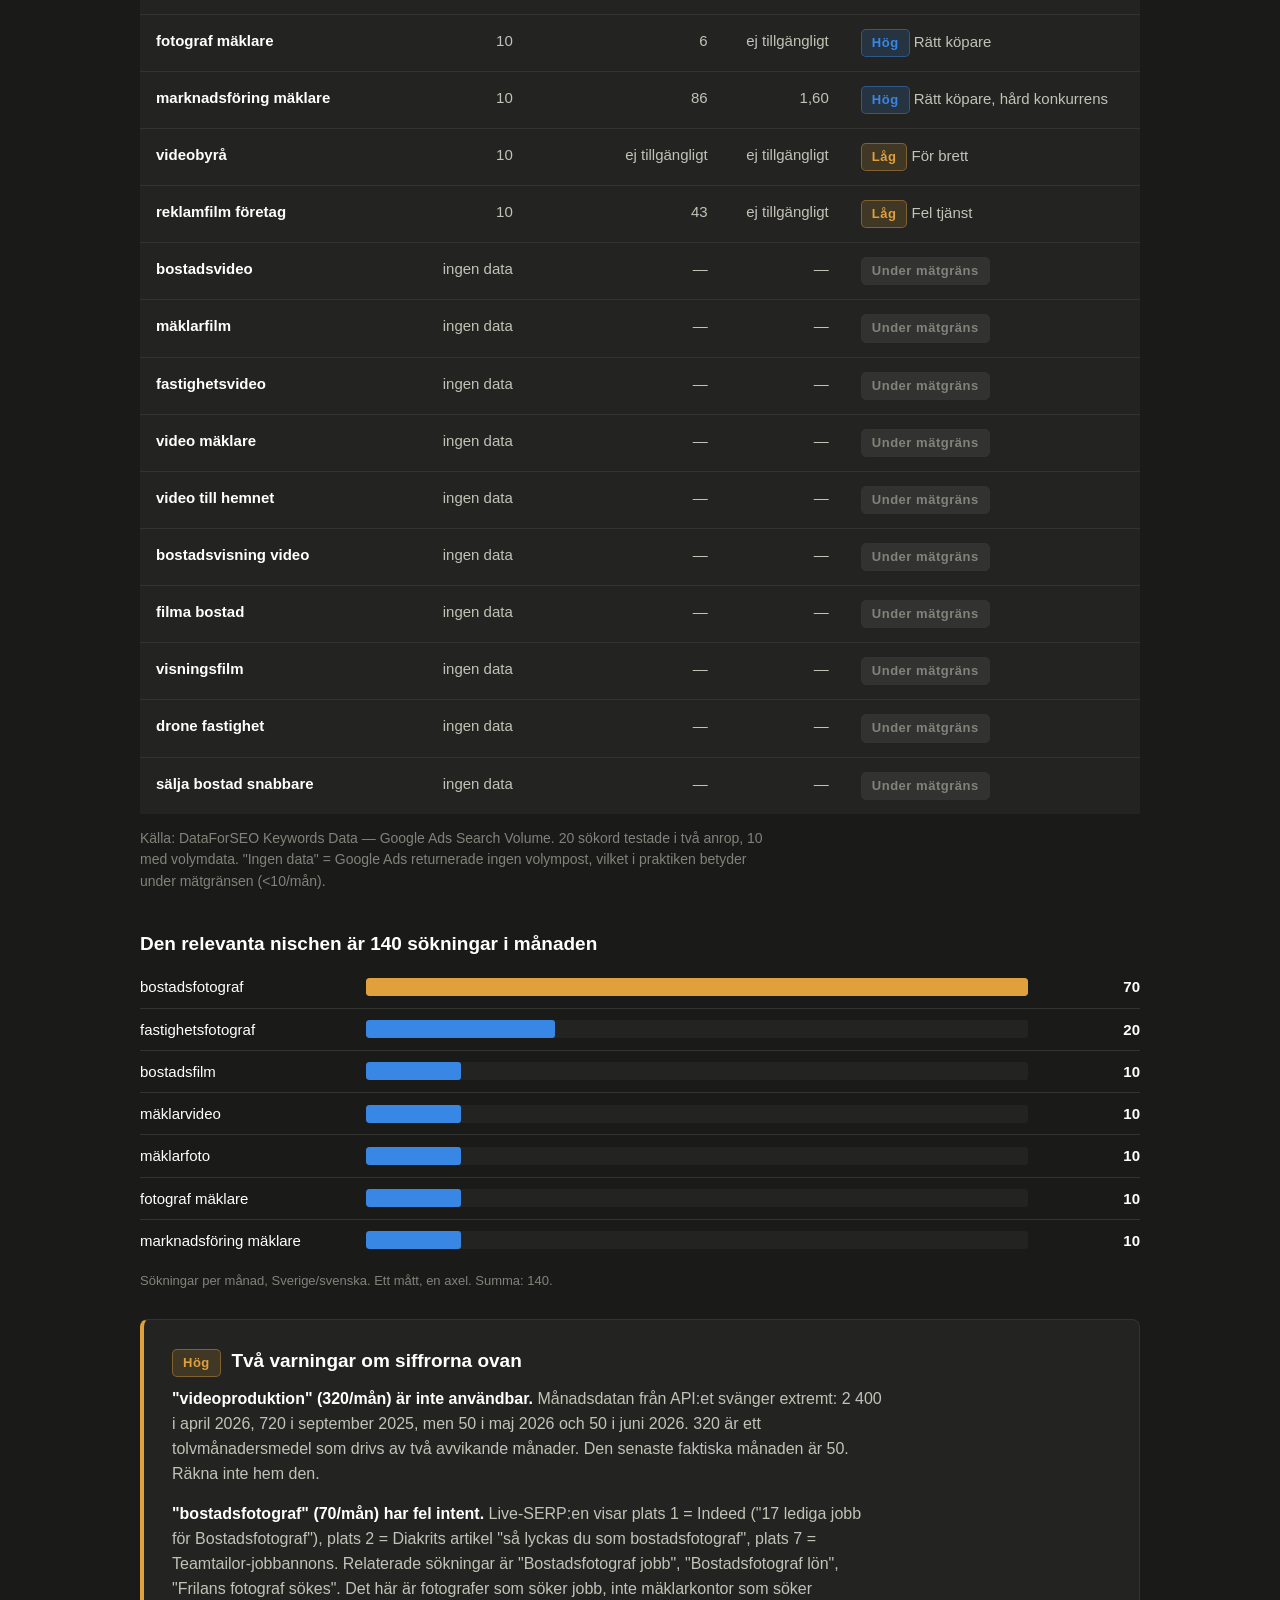
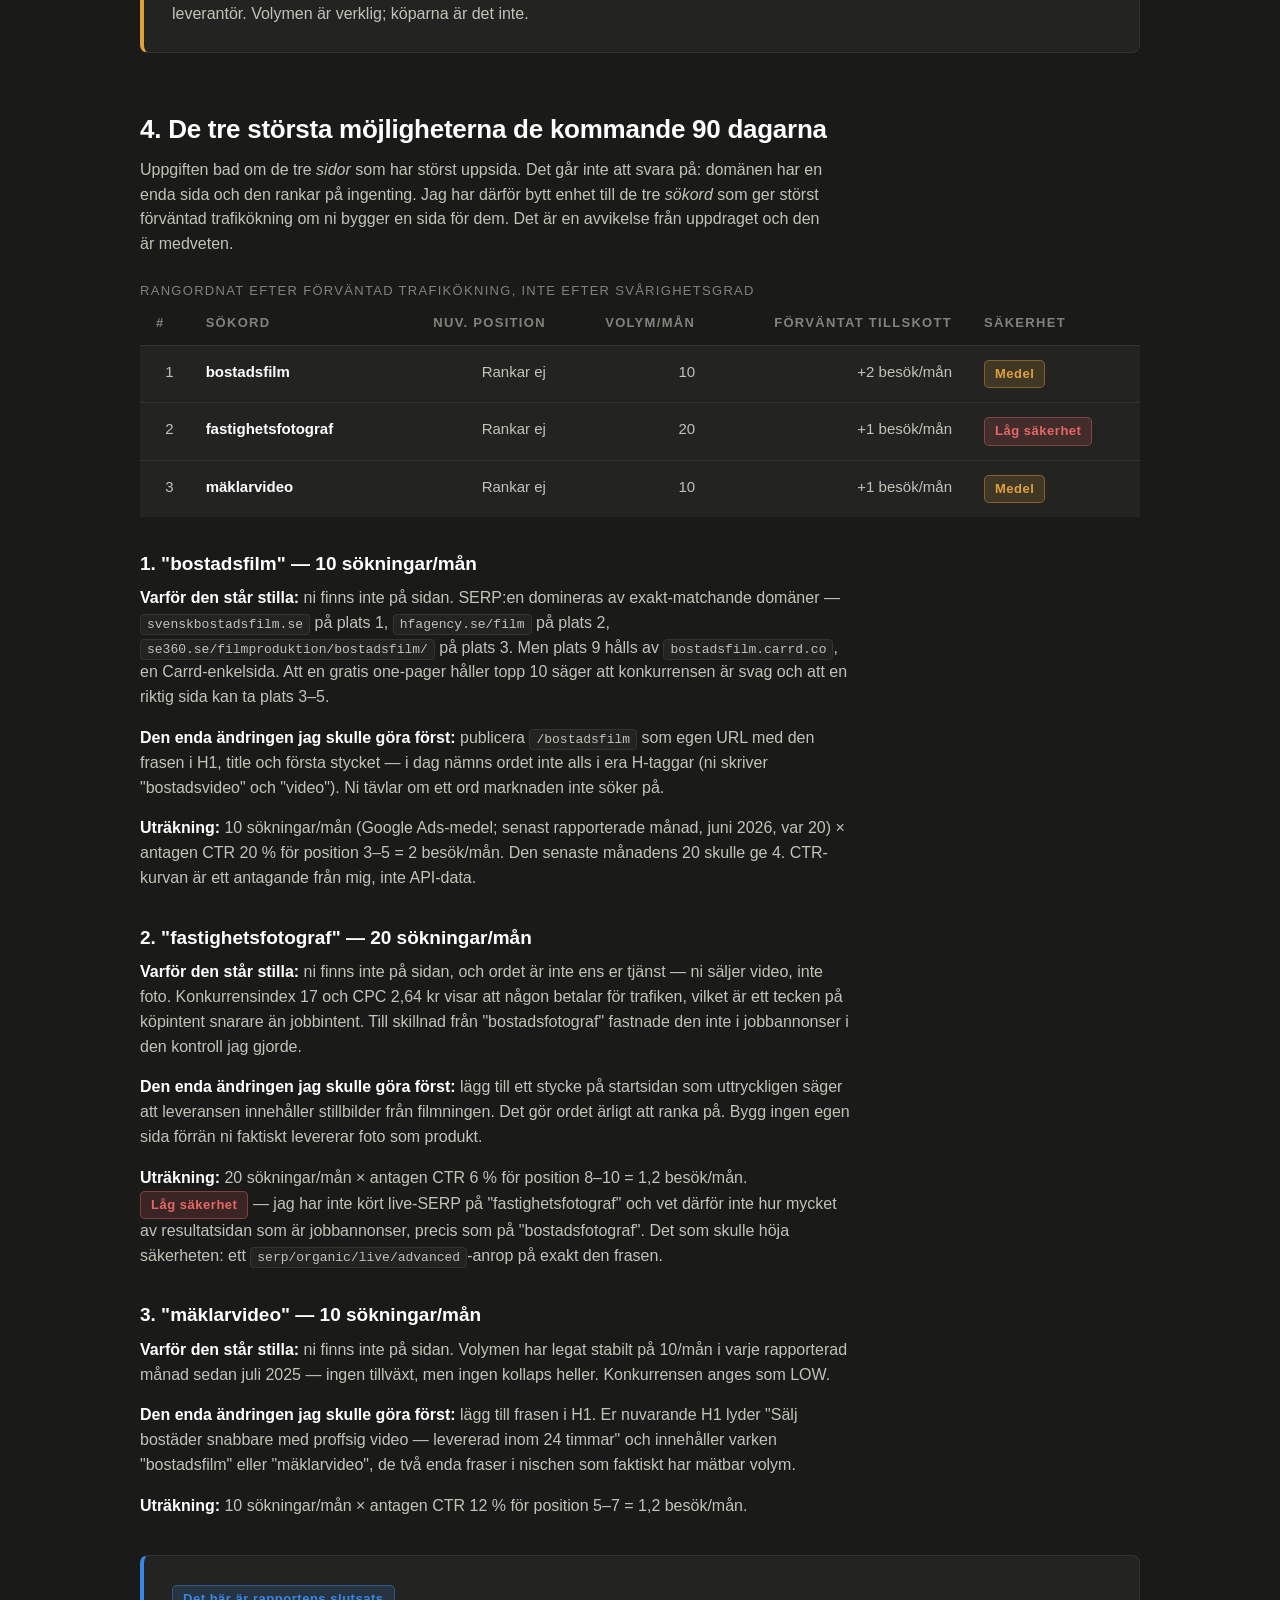
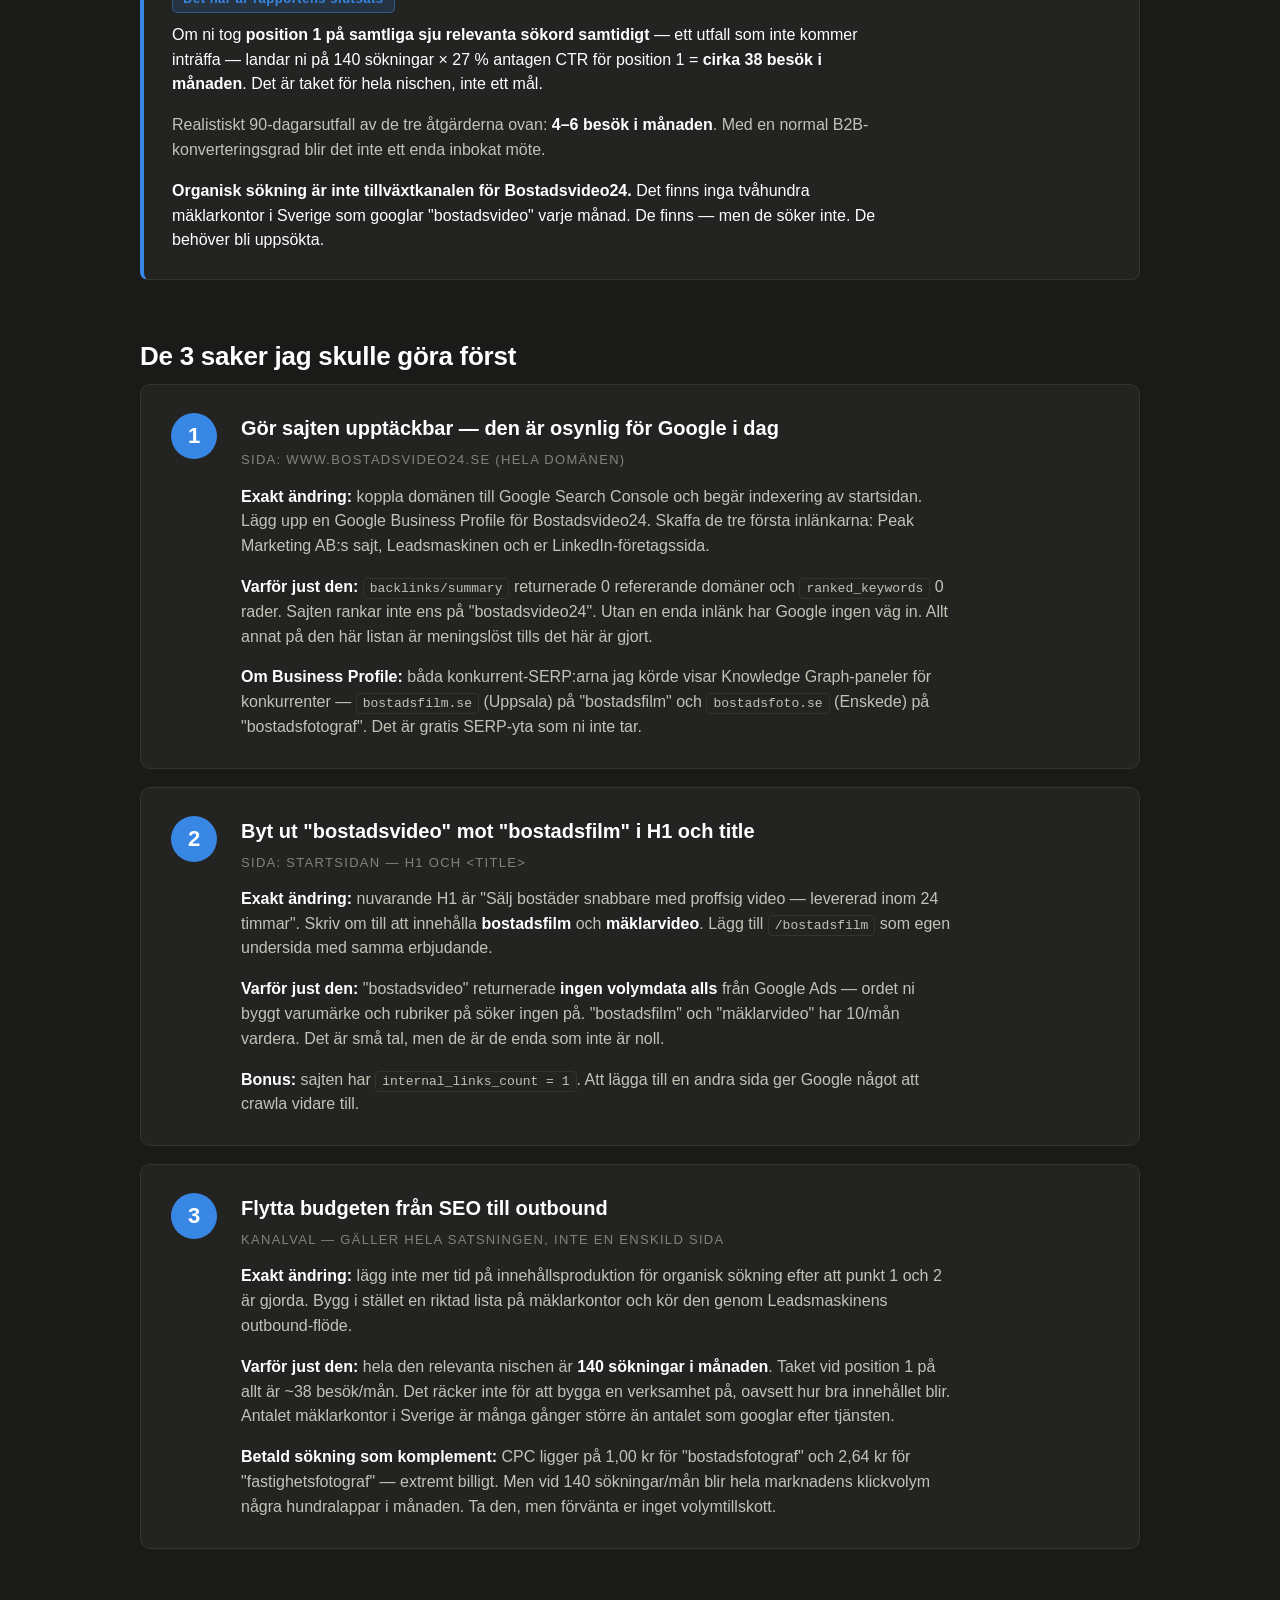
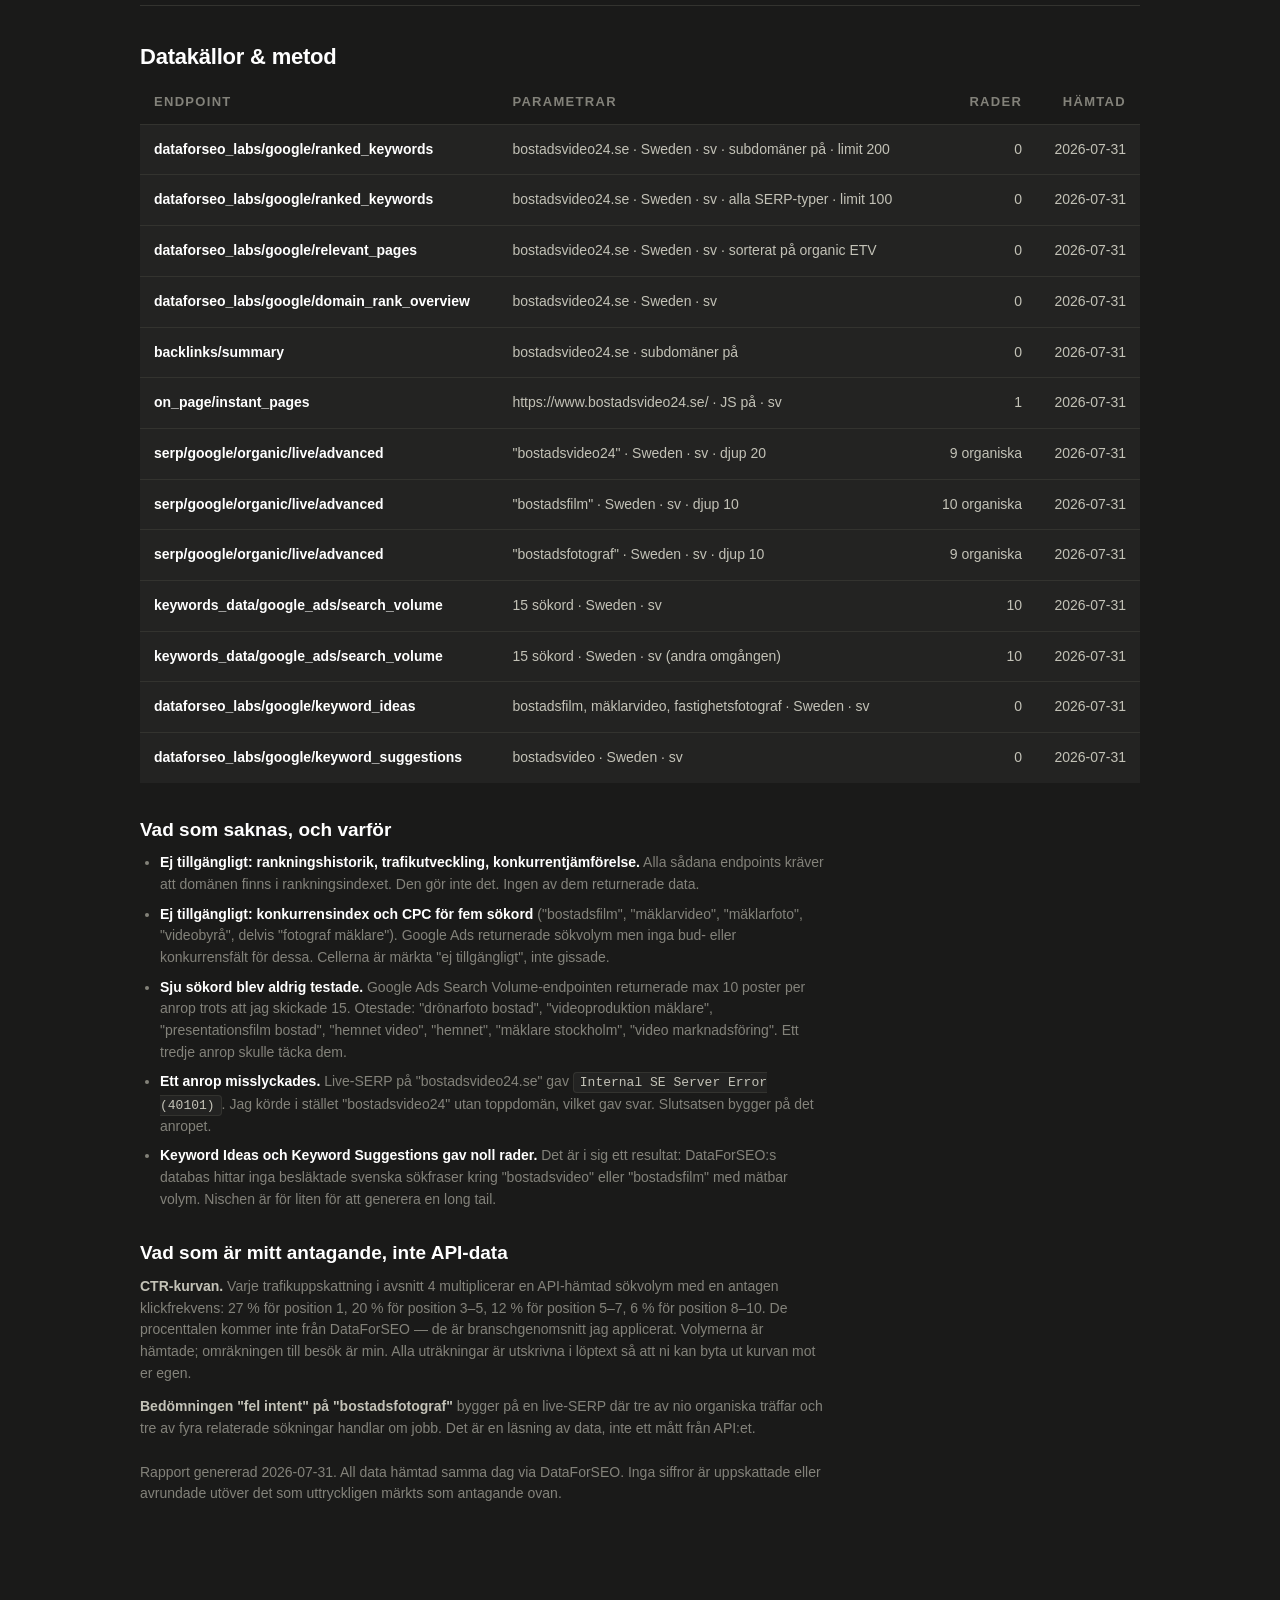
<file: seo/site-explorer-bostadsvideo24.html>
<!DOCTYPE html>
<html lang="sv">
<head>
<meta charset="utf-8">
<meta name="viewport" content="width=device-width, initial-scale=1">
<title>Site Explorer — bostadsvideo24.se</title>
<style>
:root{
  --surface:#1a1a19;
  --card:#232322;
  --ink:#ffffff;
  --ink-2:#c3c2b7;
  --ink-3:#83827a;
  --rule:#33332f;
  --accent:#3987e5;
  --warn:#e0a03c;
  --bad:#e66767;
  --good:#199e70;
}
*{box-sizing:border-box}
html,body{margin:0;padding:0}
body{
  background:var(--surface);
  color:var(--ink);
  font-family:-apple-system,BlinkMacSystemFont,"Segoe UI",Inter,Helvetica,Arial,sans-serif;
  font-size:16px;
  line-height:1.55;
  -webkit-font-smoothing:antialiased;
}
.wrap{max-width:1080px;margin:0 auto;padding:56px 40px 96px}

/* HEADER */
header.rpt{border-bottom:1px solid var(--rule);padding-bottom:32px;margin-bottom:44px}
.eyebrow{font-size:13px;text-transform:uppercase;letter-spacing:.1em;color:var(--ink-3);margin:0 0 14px}
h1{font-size:40px;font-weight:700;line-height:1.15;margin:0 0 20px;letter-spacing:-.01em}
.meta{display:flex;flex-wrap:wrap;gap:36px;margin-top:22px}
.meta div{min-width:120px}
.meta .k{font-size:13px;text-transform:uppercase;letter-spacing:.1em;color:var(--ink-3);margin-bottom:5px}
.meta .v{font-size:17px;color:var(--ink);font-weight:600;font-variant-numeric:tabular-nums}

/* HERO STATS */
.heroes{display:grid;grid-template-columns:repeat(5,1fr);gap:16px;margin-bottom:52px}
.hero{background:var(--card);border:1px solid var(--rule);border-radius:10px;padding:26px 22px}
.hero .big{font-size:42px;font-weight:700;line-height:1.05;font-variant-numeric:tabular-nums;letter-spacing:-.02em}
.hero .lbl{font-size:13px;text-transform:uppercase;letter-spacing:.1em;color:var(--ink-3);margin-top:12px;line-height:1.35}
.hero.bad .big{color:var(--bad)}
.hero.warn .big{color:var(--warn)}
.hero.good .big{color:var(--good)}
.hero.accent .big{color:var(--accent)}

/* SECTIONS */
section{margin-bottom:56px}
h2{font-size:26px;font-weight:700;margin:0 0 8px;letter-spacing:-.01em}
.sub{color:var(--ink-2);font-size:16px;margin:0 0 24px;max-width:78ch}
h3{font-size:19px;font-weight:700;margin:0 0 8px}
p{margin:0 0 16px;color:var(--ink-2);max-width:80ch}
p.ink{color:var(--ink)}
strong{color:var(--ink);font-weight:600}

/* CALLOUT */
.callout{background:var(--card);border:1px solid var(--rule);border-left:4px solid var(--bad);border-radius:8px;padding:26px 28px;margin-bottom:28px}
.callout.warnbar{border-left-color:var(--warn)}
.callout.accentbar{border-left-color:var(--accent)}
.callout h3{margin-bottom:10px}
.callout p:last-child{margin-bottom:0}

/* TABLES */
table{width:100%;border-collapse:collapse;margin:0 0 14px;font-size:15px}
caption{text-align:left;font-size:13px;text-transform:uppercase;letter-spacing:.1em;color:var(--ink-3);padding-bottom:12px}
th{
  text-align:left;font-size:13px;text-transform:uppercase;letter-spacing:.1em;
  color:var(--ink-3);font-weight:600;padding:0 16px 12px;border-bottom:1px solid var(--rule);
}
th.num,td.num{text-align:right;font-variant-numeric:tabular-nums}
td{background:var(--card);padding:14px 16px;border-bottom:1px solid var(--rule);color:var(--ink-2);vertical-align:top}
td.kw{color:var(--ink);font-weight:600}
tbody tr:last-child td{border-bottom:none}
.note{font-size:14px;color:var(--ink-3);margin:0 0 8px}

/* PILLS */
.pill{
  display:inline-block;font-size:13px;font-weight:700;letter-spacing:.04em;
  padding:3px 10px;border-radius:5px;white-space:nowrap;
}
.pill.bad{background:rgba(230,103,103,.16);color:var(--bad);border:1px solid rgba(230,103,103,.4)}
.pill.warn{background:rgba(224,160,60,.16);color:var(--warn);border:1px solid rgba(224,160,60,.4)}
.pill.good{background:rgba(25,158,112,.16);color:var(--good);border:1px solid rgba(25,158,112,.45)}
.pill.accent{background:rgba(57,135,229,.16);color:var(--accent);border:1px solid rgba(57,135,229,.45)}
.pill.mute{background:rgba(131,130,122,.16);color:var(--ink-3);border:1px solid var(--rule)}

/* BARS */
.bars{margin:8px 0 10px}
.bar-row{display:flex;align-items:center;gap:16px;padding:9px 0;border-bottom:1px solid var(--rule)}
.bar-row:last-child{border-bottom:none}
.bar-lbl{width:210px;flex:none;font-size:15px;color:var(--ink)}
.bar-track{flex:1;height:18px;background:var(--card);border-radius:3px;overflow:hidden}
.bar-fill{height:100%;background:var(--accent);border-radius:3px}
.bar-fill.good{background:var(--good)}
.bar-fill.warn{background:var(--warn)}
.bar-fill.mute{background:var(--rule)}
.bar-val{width:96px;flex:none;text-align:right;font-variant-numeric:tabular-nums;font-size:15px;font-weight:600;color:var(--ink)}
.axis{font-size:13px;color:var(--ink-3);margin-top:10px}

/* ACTIONS */
.action{background:var(--card);border:1px solid var(--rule);border-radius:10px;padding:28px 30px;margin-bottom:18px;display:flex;gap:24px}
.action .n{
  flex:none;width:46px;height:46px;border-radius:50%;background:var(--accent);color:#fff;
  font-size:22px;font-weight:700;display:flex;align-items:center;justify-content:center;
  font-variant-numeric:tabular-nums;
}
.action .body{flex:1}
.action h3{margin-bottom:6px;font-size:20px}
.action .where{font-size:13px;text-transform:uppercase;letter-spacing:.1em;color:var(--ink-3);margin-bottom:14px}
.action p:last-child{margin-bottom:0}

/* FOOTER */
footer.rpt{border-top:1px solid var(--rule);padding-top:34px;margin-top:16px}
footer.rpt h2{font-size:22px;margin-bottom:18px}
footer.rpt table{font-size:14px}
footer.rpt td,footer.rpt th{padding-left:14px;padding-right:14px}
.fine{font-size:14px;color:var(--ink-3);max-width:88ch;margin:0 0 12px}
.fine strong{color:var(--ink-2)}
ul.fine-list{font-size:14px;color:var(--ink-3);max-width:88ch;padding-left:20px;margin:0 0 18px}
ul.fine-list li{margin-bottom:8px}
code{font-family:ui-monospace,SFMono-Regular,Menlo,monospace;font-size:13px;color:var(--ink-2);background:var(--card);padding:2px 6px;border-radius:4px;border:1px solid var(--rule)}
@media(max-width:900px){
  .heroes{grid-template-columns:repeat(2,1fr)}
  .wrap{padding:36px 22px 64px}
  h1{font-size:32px}
  .bar-lbl{width:130px}
}
</style>
</head>
<body>
<div class="wrap">

<header class="rpt">
  <p class="eyebrow">Rapport 1 — Site Explorer</p>
  <h1>Organisk synlighet: noll. Nischen är för liten för att SEO ska vara kanalen.</h1>
  <div class="meta">
    <div><div class="k">Domän</div><div class="v">bostadsvideo24.se</div></div>
    <div><div class="k">Marknad</div><div class="v">Sverige · svenska</div></div>
    <div><div class="k">Datum</div><div class="v">2026-07-31</div></div>
    <div><div class="k">Datakälla</div><div class="v">DataForSEO</div></div>
  </div>
</header>

<!-- HERO STATS -->
<div class="heroes">
  <div class="hero bad">
    <div class="big">0</div>
    <div class="lbl">Rankande sökord</div>
  </div>
  <div class="hero bad">
    <div class="big">0</div>
    <div class="lbl">Refererande domäner</div>
  </div>
  <div class="hero warn">
    <div class="big">140</div>
    <div class="lbl">Sökningar/mån i hela den relevanta nischen</div>
  </div>
  <div class="hero warn">
    <div class="big">~38</div>
    <div class="lbl">Besök/mån vid position 1 på allt — taket</div>
  </div>
  <div class="hero good">
    <div class="big">100</div>
    <div class="lbl">On-page-score av 100</div>
  </div>
</div>

<!-- 1. RANKANDE SÖKORD -->
<section>
  <h2>1. Rankande sökord</h2>
  <p class="sub">Uppdraget var att hämta varje sökord domänen rankar på i dag, med position, volym och exakt rankande URL. Svaret är kort.</p>

  <div class="callout">
    <h3><span class="pill bad">Kritisk</span> &nbsp;Domänen finns inte i DataForSEO:s rankningsindex</h3>
    <p><code>dataforseo_labs/google/ranked_keywords</code> returnerade <strong>0 rader</strong> för Sverige/svenska — både med och utan subdomäner, och med alla SERP-typer påslagna (organic, paid, featured_snippet, local_pack, ai_overview_reference).</p>
    <p>Kontrollfråga: jag körde en live-SERP på varumärkesordet <strong>"bostadsvideo24"</strong>. Domänen syns inte bland de 9 organiska träffarna på sida 1. Plats 1 är <code>se.trustpilot.com</code> (recensioner av Bostad24), plats 7 är <code>bostad24.se</code>. Sajten rankar alltså inte ens på sitt eget namn.</p>
    <p>Det finns därför ingen tabell att fylla. Att skriva en är att hitta på.</p>
  </div>

  <table>
    <caption>Rankningsfördelning — hämtad, inte uppskattad</caption>
    <thead>
      <tr>
        <th>Positionsspann</th>
        <th class="num">Antal sökord</th>
        <th>Status</th>
      </tr>
    </thead>
    <tbody>
      <tr><td class="kw">Position 1–3</td><td class="num">0</td><td><span class="pill bad">Kritisk</span></td></tr>
      <tr><td class="kw">Position 4–10</td><td class="num">0</td><td><span class="pill bad">Kritisk</span></td></tr>
      <tr><td class="kw">Position 11–20</td><td class="num">0</td><td><span class="pill bad">Kritisk</span></td></tr>
      <tr><td class="kw">Position 21–100</td><td class="num">0</td><td><span class="pill bad">Kritisk</span></td></tr>
      <tr><td class="kw"><strong>Totalt</strong></td><td class="num"><strong>0</strong></td><td><span class="pill bad">Kritisk</span></td></tr>
    </tbody>
  </table>
  <p class="note">Källa: DataForSEO Labs — Google Ranked Keywords. 0 rader returnerade, 2026-07-31.</p>
</section>

<!-- 2. TOPPSIDOR -->
<section>
  <h2>2. De 20 främsta sidorna efter organisk trafik</h2>
  <p class="sub">Två oberoende endpoints säger samma sak, och sidhämtningen förklarar varför.</p>

  <div class="callout">
    <h3><span class="pill bad">Kritisk</span> &nbsp;Inga sidor med organisk trafik — och bara en sida att indexera</h3>
    <p><code>dataforseo_labs/google/relevant_pages</code> returnerade <strong>0 rader</strong>. <code>dataforseo_labs/google/domain_rank_overview</code> returnerade <strong>0 rader</strong>. <code>backlinks/summary</code> returnerade <strong>0 rader</strong> — noll refererande domäner.</p>
    <p>Direkthämtning av startsidan (<code>on_page/instant_pages</code>) svarar <strong>HTTP 200</strong>: sajten lever, ligger på Vercel, är HTTPS, har canonical och 690 ord text. On-page-score <strong>100 av 100</strong>. Men <strong>internal_links_count = 1</strong> — det här är en enda landningssida utan undersidor. <code>Last-Modified</code> är <strong>2026-07-17</strong>, alltså cirka två veckor gammal.</p>
    <p class="ink"><strong>Slutsats:</strong> problemet är inte teknisk kvalitet. Sidan är välbyggd. Problemet är att den är ny, ensam och helt utan inlänkar — det finns inget för Google att hitta den genom, och inget mer än en sida att ranka.</p>
  </div>

  <table>
    <caption>Teknisk status för den enda sidan — hämtad live</caption>
    <thead>
      <tr><th>Mått</th><th class="num">Värde</th><th>Bedömning</th></tr>
    </thead>
    <tbody>
      <tr><td class="kw">HTTP-status</td><td class="num">200</td><td><span class="pill good">Vinner</span> Sidan svarar</td></tr>
      <tr><td class="kw">On-page-score</td><td class="num">100 / 100</td><td><span class="pill good">Vinner</span> Inga tekniska fel</td></tr>
      <tr><td class="kw">Interna länkar</td><td class="num">1</td><td><span class="pill bad">Kritisk</span> Ingen sajtstruktur</td></tr>
      <tr><td class="kw">Refererande domäner</td><td class="num">0</td><td><span class="pill bad">Kritisk</span> Ingen upptäckbarhet</td></tr>
      <tr><td class="kw">Ord i brödtext</td><td class="num">690</td><td><span class="pill warn">Låg</span> Tunt för ett ämne</td></tr>
      <tr><td class="kw">Titellängd</td><td class="num">63 tecken</td><td><span class="pill good">Vinner</span> Inom gräns</td></tr>
      <tr><td class="kw">Meta description</td><td class="num">229 tecken</td><td><span class="pill warn">Låg</span> Klipps i SERP</td></tr>
      <tr><td class="kw">Time to interactive</td><td class="num">354 ms</td><td><span class="pill good">Vinner</span> Snabb</td></tr>
      <tr><td class="kw">Cumulative layout shift</td><td class="num">0</td><td><span class="pill good">Vinner</span> Stabil</td></tr>
      <tr><td class="kw">Senast ändrad</td><td class="num">2026-07-17</td><td><span class="pill mute">Ny</span> ~2 veckor gammal</td></tr>
    </tbody>
  </table>
  <p class="note">Källa: DataForSEO On-Page — Instant Pages, 1 rad returnerad, hämtad 2026-07-31 12:24 UTC.</p>
</section>

<!-- 3. MARKNADSSTORLEK -->
<section>
  <h2>3. Hur stor är nischen egentligen?</h2>
  <p class="sub">Eftersom det inte finns någon historik att analysera vände jag på frågan: hur mycket organisk trafik finns det överhuvudtaget att vinna? Det här är det viktigaste resultatet i rapporten.</p>

  <table>
    <caption>Sökvolym Sverige/svenska — 20 sökord testade, 10 hade volym</caption>
    <thead>
      <tr>
        <th>Sökord</th>
        <th class="num">Sökningar/mån</th>
        <th class="num">Konkurrensindex</th>
        <th class="num">CPC (SEK)</th>
        <th>Relevans för affären</th>
      </tr>
    </thead>
    <tbody>
      <tr><td class="kw">videoproduktion</td><td class="num">320</td><td class="num">30</td><td class="num">11,40</td><td><span class="pill warn">Låg</span> Fel målgrupp, opålitlig siffra</td></tr>
      <tr><td class="kw">bostadsfotograf</td><td class="num">70</td><td class="num">7</td><td class="num">1,00</td><td><span class="pill warn">Låg</span> Jobbsökarintent, se nedan</td></tr>
      <tr><td class="kw">fastighetsfotograf</td><td class="num">20</td><td class="num">17</td><td class="num">2,64</td><td><span class="pill accent">Hög</span> Angränsande köpintent</td></tr>
      <tr><td class="kw">bostadsfilm</td><td class="num">10</td><td class="num">ej tillgängligt</td><td class="num">ej tillgängligt</td><td><span class="pill accent">Hög</span> Exakt tjänstematchning</td></tr>
      <tr><td class="kw">mäklarvideo</td><td class="num">10</td><td class="num">ej tillgängligt</td><td class="num">ej tillgängligt</td><td><span class="pill accent">Hög</span> Exakt tjänstematchning</td></tr>
      <tr><td class="kw">mäklarfoto</td><td class="num">10</td><td class="num">ej tillgängligt</td><td class="num">ej tillgängligt</td><td><span class="pill accent">Hög</span> Rätt köpare</td></tr>
      <tr><td class="kw">fotograf mäklare</td><td class="num">10</td><td class="num">6</td><td class="num">ej tillgängligt</td><td><span class="pill accent">Hög</span> Rätt köpare</td></tr>
      <tr><td class="kw">marknadsföring mäklare</td><td class="num">10</td><td class="num">86</td><td class="num">1,60</td><td><span class="pill accent">Hög</span> Rätt köpare, hård konkurrens</td></tr>
      <tr><td class="kw">videobyrå</td><td class="num">10</td><td class="num">ej tillgängligt</td><td class="num">ej tillgängligt</td><td><span class="pill warn">Låg</span> För brett</td></tr>
      <tr><td class="kw">reklamfilm företag</td><td class="num">10</td><td class="num">43</td><td class="num">ej tillgängligt</td><td><span class="pill warn">Låg</span> Fel tjänst</td></tr>
      <tr><td class="kw">bostadsvideo</td><td class="num">ingen data</td><td class="num">—</td><td class="num">—</td><td><span class="pill mute">Under mätgräns</span></td></tr>
      <tr><td class="kw">mäklarfilm</td><td class="num">ingen data</td><td class="num">—</td><td class="num">—</td><td><span class="pill mute">Under mätgräns</span></td></tr>
      <tr><td class="kw">fastighetsvideo</td><td class="num">ingen data</td><td class="num">—</td><td class="num">—</td><td><span class="pill mute">Under mätgräns</span></td></tr>
      <tr><td class="kw">video mäklare</td><td class="num">ingen data</td><td class="num">—</td><td class="num">—</td><td><span class="pill mute">Under mätgräns</span></td></tr>
      <tr><td class="kw">video till hemnet</td><td class="num">ingen data</td><td class="num">—</td><td class="num">—</td><td><span class="pill mute">Under mätgräns</span></td></tr>
      <tr><td class="kw">bostadsvisning video</td><td class="num">ingen data</td><td class="num">—</td><td class="num">—</td><td><span class="pill mute">Under mätgräns</span></td></tr>
      <tr><td class="kw">filma bostad</td><td class="num">ingen data</td><td class="num">—</td><td class="num">—</td><td><span class="pill mute">Under mätgräns</span></td></tr>
      <tr><td class="kw">visningsfilm</td><td class="num">ingen data</td><td class="num">—</td><td class="num">—</td><td><span class="pill mute">Under mätgräns</span></td></tr>
      <tr><td class="kw">drone fastighet</td><td class="num">ingen data</td><td class="num">—</td><td class="num">—</td><td><span class="pill mute">Under mätgräns</span></td></tr>
      <tr><td class="kw">sälja bostad snabbare</td><td class="num">ingen data</td><td class="num">—</td><td class="num">—</td><td><span class="pill mute">Under mätgräns</span></td></tr>
    </tbody>
  </table>
  <p class="note">Källa: DataForSEO Keywords Data — Google Ads Search Volume. 20 sökord testade i två anrop, 10 med volymdata. "Ingen data" = Google Ads returnerade ingen volympost, vilket i praktiken betyder under mätgränsen (&lt;10/mån).</p>

  <h3 style="margin-top:36px">Den relevanta nischen är 140 sökningar i månaden</h3>
  <div class="bars">
    <div class="bar-row">
      <div class="bar-lbl">bostadsfotograf</div>
      <div class="bar-track"><div class="bar-fill warn" style="width:100%"></div></div>
      <div class="bar-val">70</div>
    </div>
    <div class="bar-row">
      <div class="bar-lbl">fastighetsfotograf</div>
      <div class="bar-track"><div class="bar-fill" style="width:28.6%"></div></div>
      <div class="bar-val">20</div>
    </div>
    <div class="bar-row">
      <div class="bar-lbl">bostadsfilm</div>
      <div class="bar-track"><div class="bar-fill" style="width:14.3%"></div></div>
      <div class="bar-val">10</div>
    </div>
    <div class="bar-row">
      <div class="bar-lbl">mäklarvideo</div>
      <div class="bar-track"><div class="bar-fill" style="width:14.3%"></div></div>
      <div class="bar-val">10</div>
    </div>
    <div class="bar-row">
      <div class="bar-lbl">mäklarfoto</div>
      <div class="bar-track"><div class="bar-fill" style="width:14.3%"></div></div>
      <div class="bar-val">10</div>
    </div>
    <div class="bar-row">
      <div class="bar-lbl">fotograf mäklare</div>
      <div class="bar-track"><div class="bar-fill" style="width:14.3%"></div></div>
      <div class="bar-val">10</div>
    </div>
    <div class="bar-row">
      <div class="bar-lbl">marknadsföring mäklare</div>
      <div class="bar-track"><div class="bar-fill" style="width:14.3%"></div></div>
      <div class="bar-val">10</div>
    </div>
  </div>
  <p class="axis">Sökningar per månad, Sverige/svenska. Ett mått, en axel. Summa: 140.</p>

  <div class="callout warnbar" style="margin-top:28px">
    <h3><span class="pill warn">Hög</span> &nbsp;Två varningar om siffrorna ovan</h3>
    <p><strong>"videoproduktion" (320/mån) är inte användbar.</strong> Månadsdatan från API:et svänger extremt: 2 400 i april 2026, 720 i september 2025, men 50 i maj 2026 och 50 i juni 2026. 320 är ett tolvmånadersmedel som drivs av två avvikande månader. Den senaste faktiska månaden är 50. Räkna inte hem den.</p>
    <p><strong>"bostadsfotograf" (70/mån) har fel intent.</strong> Live-SERP:en visar plats 1 = Indeed ("17 lediga jobb för Bostadsfotograf"), plats 2 = Diakrits artikel "så lyckas du som bostadsfotograf", plats 7 = Teamtailor-jobbannons. Relaterade sökningar är "Bostadsfotograf jobb", "Bostadsfotograf lön", "Frilans fotograf sökes". Det här är fotografer som söker jobb, inte mäklarkontor som söker leverantör. Volymen är verklig; köparna är det inte.</p>
  </div>
</section>

<!-- 4. UPPSIDA -->
<section>
  <h2>4. De tre största möjligheterna de kommande 90 dagarna</h2>
  <p class="sub">Uppgiften bad om de tre <em>sidor</em> som har störst uppsida. Det går inte att svara på: domänen har en enda sida och den rankar på ingenting. Jag har därför bytt enhet till de tre <em>sökord</em> som ger störst förväntad trafikökning om ni bygger en sida för dem. Det är en avvikelse från uppdraget och den är medveten.</p>

  <table>
    <caption>Rangordnat efter förväntad trafikökning, inte efter svårighetsgrad</caption>
    <thead>
      <tr>
        <th>#</th>
        <th>Sökord</th>
        <th class="num">Nuv. position</th>
        <th class="num">Volym/mån</th>
        <th class="num">Förväntat tillskott</th>
        <th>Säkerhet</th>
      </tr>
    </thead>
    <tbody>
      <tr>
        <td class="num">1</td>
        <td class="kw">bostadsfilm</td>
        <td class="num">Rankar ej</td>
        <td class="num">10</td>
        <td class="num">+2 besök/mån</td>
        <td><span class="pill warn">Medel</span></td>
      </tr>
      <tr>
        <td class="num">2</td>
        <td class="kw">fastighetsfotograf</td>
        <td class="num">Rankar ej</td>
        <td class="num">20</td>
        <td class="num">+1 besök/mån</td>
        <td><span class="pill bad">Låg säkerhet</span></td>
      </tr>
      <tr>
        <td class="num">3</td>
        <td class="kw">mäklarvideo</td>
        <td class="num">Rankar ej</td>
        <td class="num">10</td>
        <td class="num">+1 besök/mån</td>
        <td><span class="pill warn">Medel</span></td>
      </tr>
    </tbody>
  </table>

  <h3 style="margin-top:32px">1. "bostadsfilm" — 10 sökningar/mån</h3>
  <p><strong>Varför den står stilla:</strong> ni finns inte på sidan. SERP:en domineras av exakt-matchande domäner — <code>svenskbostadsfilm.se</code> på plats 1, <code>hfagency.se/film</code> på plats 2, <code>se360.se/filmproduktion/bostadsfilm/</code> på plats 3. Men plats 9 hålls av <code>bostadsfilm.carrd.co</code>, en Carrd-enkelsida. Att en gratis one-pager håller topp 10 säger att konkurrensen är svag och att en riktig sida kan ta plats 3–5.</p>
  <p><strong>Den enda ändringen jag skulle göra först:</strong> publicera <code>/bostadsfilm</code> som egen URL med den frasen i H1, title och första stycket — i dag nämns ordet inte alls i era H-taggar (ni skriver "bostadsvideo" och "video"). Ni tävlar om ett ord marknaden inte söker på.</p>
  <p><strong>Uträkning:</strong> 10 sökningar/mån (Google Ads-medel; senast rapporterade månad, juni 2026, var 20) × antagen CTR 20 % för position 3–5 = 2 besök/mån. Den senaste månadens 20 skulle ge 4. CTR-kurvan är ett antagande från mig, inte API-data.</p>

  <h3 style="margin-top:32px">2. "fastighetsfotograf" — 20 sökningar/mån</h3>
  <p><strong>Varför den står stilla:</strong> ni finns inte på sidan, och ordet är inte ens er tjänst — ni säljer video, inte foto. Konkurrensindex 17 och CPC 2,64 kr visar att någon betalar för trafiken, vilket är ett tecken på köpintent snarare än jobbintent. Till skillnad från "bostadsfotograf" fastnade den inte i jobbannonser i den kontroll jag gjorde.</p>
  <p><strong>Den enda ändringen jag skulle göra först:</strong> lägg till ett stycke på startsidan som uttryckligen säger att leveransen innehåller stillbilder från filmningen. Det gör ordet ärligt att ranka på. Bygg ingen egen sida förrän ni faktiskt levererar foto som produkt.</p>
  <p><strong>Uträkning:</strong> 20 sökningar/mån × antagen CTR 6 % för position 8–10 = 1,2 besök/mån. <span class="pill bad">Låg säkerhet</span> — jag har inte kört live-SERP på "fastighetsfotograf" och vet därför inte hur mycket av resultatsidan som är jobbannonser, precis som på "bostadsfotograf". Det som skulle höja säkerheten: ett <code>serp/organic/live/advanced</code>-anrop på exakt den frasen.</p>

  <h3 style="margin-top:32px">3. "mäklarvideo" — 10 sökningar/mån</h3>
  <p><strong>Varför den står stilla:</strong> ni finns inte på sidan. Volymen har legat stabilt på 10/mån i varje rapporterad månad sedan juli 2025 — ingen tillväxt, men ingen kollaps heller. Konkurrensen anges som LOW.</p>
  <p><strong>Den enda ändringen jag skulle göra först:</strong> lägg till frasen i H1. Er nuvarande H1 lyder "Sälj bostäder snabbare med proffsig video — levererad inom 24 timmar" och innehåller varken "bostadsfilm" eller "mäklarvideo", de två enda fraser i nischen som faktiskt har mätbar volym.</p>
  <p><strong>Uträkning:</strong> 10 sökningar/mån × antagen CTR 12 % för position 5–7 = 1,2 besök/mån.</p>

  <div class="callout accentbar" style="margin-top:36px">
    <h3><span class="pill accent">Det här är rapportens slutsats</span></h3>
    <p class="ink">Om ni tog <strong>position 1 på samtliga sju relevanta sökord samtidigt</strong> — ett utfall som inte kommer inträffa — landar ni på 140 sökningar × 27 % antagen CTR för position 1 = <strong>cirka 38 besök i månaden</strong>. Det är taket för hela nischen, inte ett mål.</p>
    <p>Realistiskt 90-dagarsutfall av de tre åtgärderna ovan: <strong>4–6 besök i månaden</strong>. Med en normal B2B-konverteringsgrad blir det inte ett enda inbokat möte.</p>
    <p class="ink"><strong>Organisk sökning är inte tillväxtkanalen för Bostadsvideo24.</strong> Det finns inga tvåhundra mäklarkontor i Sverige som googlar "bostadsvideo" varje månad. De finns — men de söker inte. De behöver bli uppsökta.</p>
  </div>
</section>

<!-- 5. DE TRE SAKERNA -->
<section>
  <h2>De 3 saker jag skulle göra först</h2>

  <div class="action">
    <div class="n">1</div>
    <div class="body">
      <h3>Gör sajten upptäckbar — den är osynlig för Google i dag</h3>
      <div class="where">Sida: www.bostadsvideo24.se (hela domänen)</div>
      <p><strong>Exakt ändring:</strong> koppla domänen till Google Search Console och begär indexering av startsidan. Lägg upp en Google Business Profile för Bostadsvideo24. Skaffa de tre första inlänkarna: Peak Marketing AB:s sajt, Leadsmaskinen och er LinkedIn-företagssida.</p>
      <p><strong>Varför just den:</strong> <code>backlinks/summary</code> returnerade 0 refererande domäner och <code>ranked_keywords</code> 0 rader. Sajten rankar inte ens på "bostadsvideo24". Utan en enda inlänk har Google ingen väg in. Allt annat på den här listan är meningslöst tills det här är gjort.</p>
      <p><strong>Om Business Profile:</strong> båda konkurrent-SERP:arna jag körde visar Knowledge Graph-paneler för konkurrenter — <code>bostadsfilm.se</code> (Uppsala) på "bostadsfilm" och <code>bostadsfoto.se</code> (Enskede) på "bostadsfotograf". Det är gratis SERP-yta som ni inte tar.</p>
    </div>
  </div>

  <div class="action">
    <div class="n">2</div>
    <div class="body">
      <h3>Byt ut "bostadsvideo" mot "bostadsfilm" i H1 och title</h3>
      <div class="where">Sida: startsidan — H1 och &lt;title&gt;</div>
      <p><strong>Exakt ändring:</strong> nuvarande H1 är "Sälj bostäder snabbare med proffsig video — levererad inom 24 timmar". Skriv om till att innehålla <strong>bostadsfilm</strong> och <strong>mäklarvideo</strong>. Lägg till <code>/bostadsfilm</code> som egen undersida med samma erbjudande.</p>
      <p><strong>Varför just den:</strong> "bostadsvideo" returnerade <strong>ingen volymdata alls</strong> från Google Ads — ordet ni byggt varumärke och rubriker på söker ingen på. "bostadsfilm" och "mäklarvideo" har 10/mån vardera. Det är små tal, men de är de enda som inte är noll.</p>
      <p><strong>Bonus:</strong> sajten har <code>internal_links_count = 1</code>. Att lägga till en andra sida ger Google något att crawla vidare till.</p>
    </div>
  </div>

  <div class="action">
    <div class="n">3</div>
    <div class="body">
      <h3>Flytta budgeten från SEO till outbound</h3>
      <div class="where">Kanalval — gäller hela satsningen, inte en enskild sida</div>
      <p><strong>Exakt ändring:</strong> lägg inte mer tid på innehållsproduktion för organisk sökning efter att punkt 1 och 2 är gjorda. Bygg i stället en riktad lista på mäklarkontor och kör den genom Leadsmaskinens outbound-flöde.</p>
      <p><strong>Varför just den:</strong> hela den relevanta nischen är <strong>140 sökningar i månaden</strong>. Taket vid position 1 på allt är ~38 besök/mån. Det räcker inte för att bygga en verksamhet på, oavsett hur bra innehållet blir. Antalet mäklarkontor i Sverige är många gånger större än antalet som googlar efter tjänsten.</p>
      <p><strong>Betald sökning som komplement:</strong> CPC ligger på 1,00 kr för "bostadsfotograf" och 2,64 kr för "fastighetsfotograf" — extremt billigt. Men vid 140 sökningar/mån blir hela marknadens klickvolym några hundralappar i månaden. Ta den, men förvänta er inget volymtillskott.</p>
    </div>
  </div>
</section>

<!-- FOOTER -->
<footer class="rpt">
  <h2>Datakällor &amp; metod</h2>

  <table>
    <thead>
      <tr>
        <th>Endpoint</th>
        <th>Parametrar</th>
        <th class="num">Rader</th>
        <th class="num">Hämtad</th>
      </tr>
    </thead>
    <tbody>
      <tr><td class="kw">dataforseo_labs/google/ranked_keywords</td><td>bostadsvideo24.se · Sweden · sv · subdomäner på · limit 200</td><td class="num">0</td><td class="num">2026-07-31</td></tr>
      <tr><td class="kw">dataforseo_labs/google/ranked_keywords</td><td>bostadsvideo24.se · Sweden · sv · alla SERP-typer · limit 100</td><td class="num">0</td><td class="num">2026-07-31</td></tr>
      <tr><td class="kw">dataforseo_labs/google/relevant_pages</td><td>bostadsvideo24.se · Sweden · sv · sorterat på organic ETV</td><td class="num">0</td><td class="num">2026-07-31</td></tr>
      <tr><td class="kw">dataforseo_labs/google/domain_rank_overview</td><td>bostadsvideo24.se · Sweden · sv</td><td class="num">0</td><td class="num">2026-07-31</td></tr>
      <tr><td class="kw">backlinks/summary</td><td>bostadsvideo24.se · subdomäner på</td><td class="num">0</td><td class="num">2026-07-31</td></tr>
      <tr><td class="kw">on_page/instant_pages</td><td>https://www.bostadsvideo24.se/ · JS på · sv</td><td class="num">1</td><td class="num">2026-07-31</td></tr>
      <tr><td class="kw">serp/google/organic/live/advanced</td><td>"bostadsvideo24" · Sweden · sv · djup 20</td><td class="num">9 organiska</td><td class="num">2026-07-31</td></tr>
      <tr><td class="kw">serp/google/organic/live/advanced</td><td>"bostadsfilm" · Sweden · sv · djup 10</td><td class="num">10 organiska</td><td class="num">2026-07-31</td></tr>
      <tr><td class="kw">serp/google/organic/live/advanced</td><td>"bostadsfotograf" · Sweden · sv · djup 10</td><td class="num">9 organiska</td><td class="num">2026-07-31</td></tr>
      <tr><td class="kw">keywords_data/google_ads/search_volume</td><td>15 sökord · Sweden · sv</td><td class="num">10</td><td class="num">2026-07-31</td></tr>
      <tr><td class="kw">keywords_data/google_ads/search_volume</td><td>15 sökord · Sweden · sv (andra omgången)</td><td class="num">10</td><td class="num">2026-07-31</td></tr>
      <tr><td class="kw">dataforseo_labs/google/keyword_ideas</td><td>bostadsfilm, mäklarvideo, fastighetsfotograf · Sweden · sv</td><td class="num">0</td><td class="num">2026-07-31</td></tr>
      <tr><td class="kw">dataforseo_labs/google/keyword_suggestions</td><td>bostadsvideo · Sweden · sv</td><td class="num">0</td><td class="num">2026-07-31</td></tr>
    </tbody>
  </table>

  <h3 style="margin-top:32px;color:var(--ink)">Vad som saknas, och varför</h3>
  <ul class="fine-list">
    <li><strong>Ej tillgängligt: rankningshistorik, trafikutveckling, konkurrentjämförelse.</strong> Alla sådana endpoints kräver att domänen finns i rankningsindexet. Den gör inte det. Ingen av dem returnerade data.</li>
    <li><strong>Ej tillgängligt: konkurrensindex och CPC för fem sökord</strong> ("bostadsfilm", "mäklarvideo", "mäklarfoto", "videobyrå", delvis "fotograf mäklare"). Google Ads returnerade sökvolym men inga bud- eller konkurrensfält för dessa. Cellerna är märkta "ej tillgängligt", inte gissade.</li>
    <li><strong>Sju sökord blev aldrig testade.</strong> Google Ads Search Volume-endpointen returnerade max 10 poster per anrop trots att jag skickade 15. Otestade: "drönarfoto bostad", "videoproduktion mäklare", "presentationsfilm bostad", "hemnet video", "hemnet", "mäklare stockholm", "video marknadsföring". Ett tredje anrop skulle täcka dem.</li>
    <li><strong>Ett anrop misslyckades.</strong> Live-SERP på "bostadsvideo24.se" gav <code>Internal SE Server Error (40101)</code>. Jag körde i stället "bostadsvideo24" utan toppdomän, vilket gav svar. Slutsatsen bygger på det anropet.</li>
    <li><strong>Keyword Ideas och Keyword Suggestions gav noll rader.</strong> Det är i sig ett resultat: DataForSEO:s databas hittar inga besläktade svenska sökfraser kring "bostadsvideo" eller "bostadsfilm" med mätbar volym. Nischen är för liten för att generera en long tail.</li>
  </ul>

  <h3 style="margin-top:28px;color:var(--ink)">Vad som är mitt antagande, inte API-data</h3>
  <p class="fine"><strong>CTR-kurvan.</strong> Varje trafikuppskattning i avsnitt 4 multiplicerar en API-hämtad sökvolym med en antagen klickfrekvens: 27 % för position 1, 20 % för position 3–5, 12 % för position 5–7, 6 % för position 8–10. De procenttalen kommer inte från DataForSEO — de är branschgenomsnitt jag applicerat. Volymerna är hämtade; omräkningen till besök är min. Alla uträkningar är utskrivna i löptext så att ni kan byta ut kurvan mot er egen.</p>
  <p class="fine"><strong>Bedömningen "fel intent" på "bostadsfotograf"</strong> bygger på en live-SERP där tre av nio organiska träffar och tre av fyra relaterade sökningar handlar om jobb. Det är en läsning av data, inte ett mått från API:et.</p>
  <p class="fine" style="margin-top:22px">Rapport genererad 2026-07-31. All data hämtad samma dag via DataForSEO. Inga siffror är uppskattade eller avrundade utöver det som uttryckligen märkts som antagande ovan.</p>
</footer>

</div>
</body>
</html>
</file>
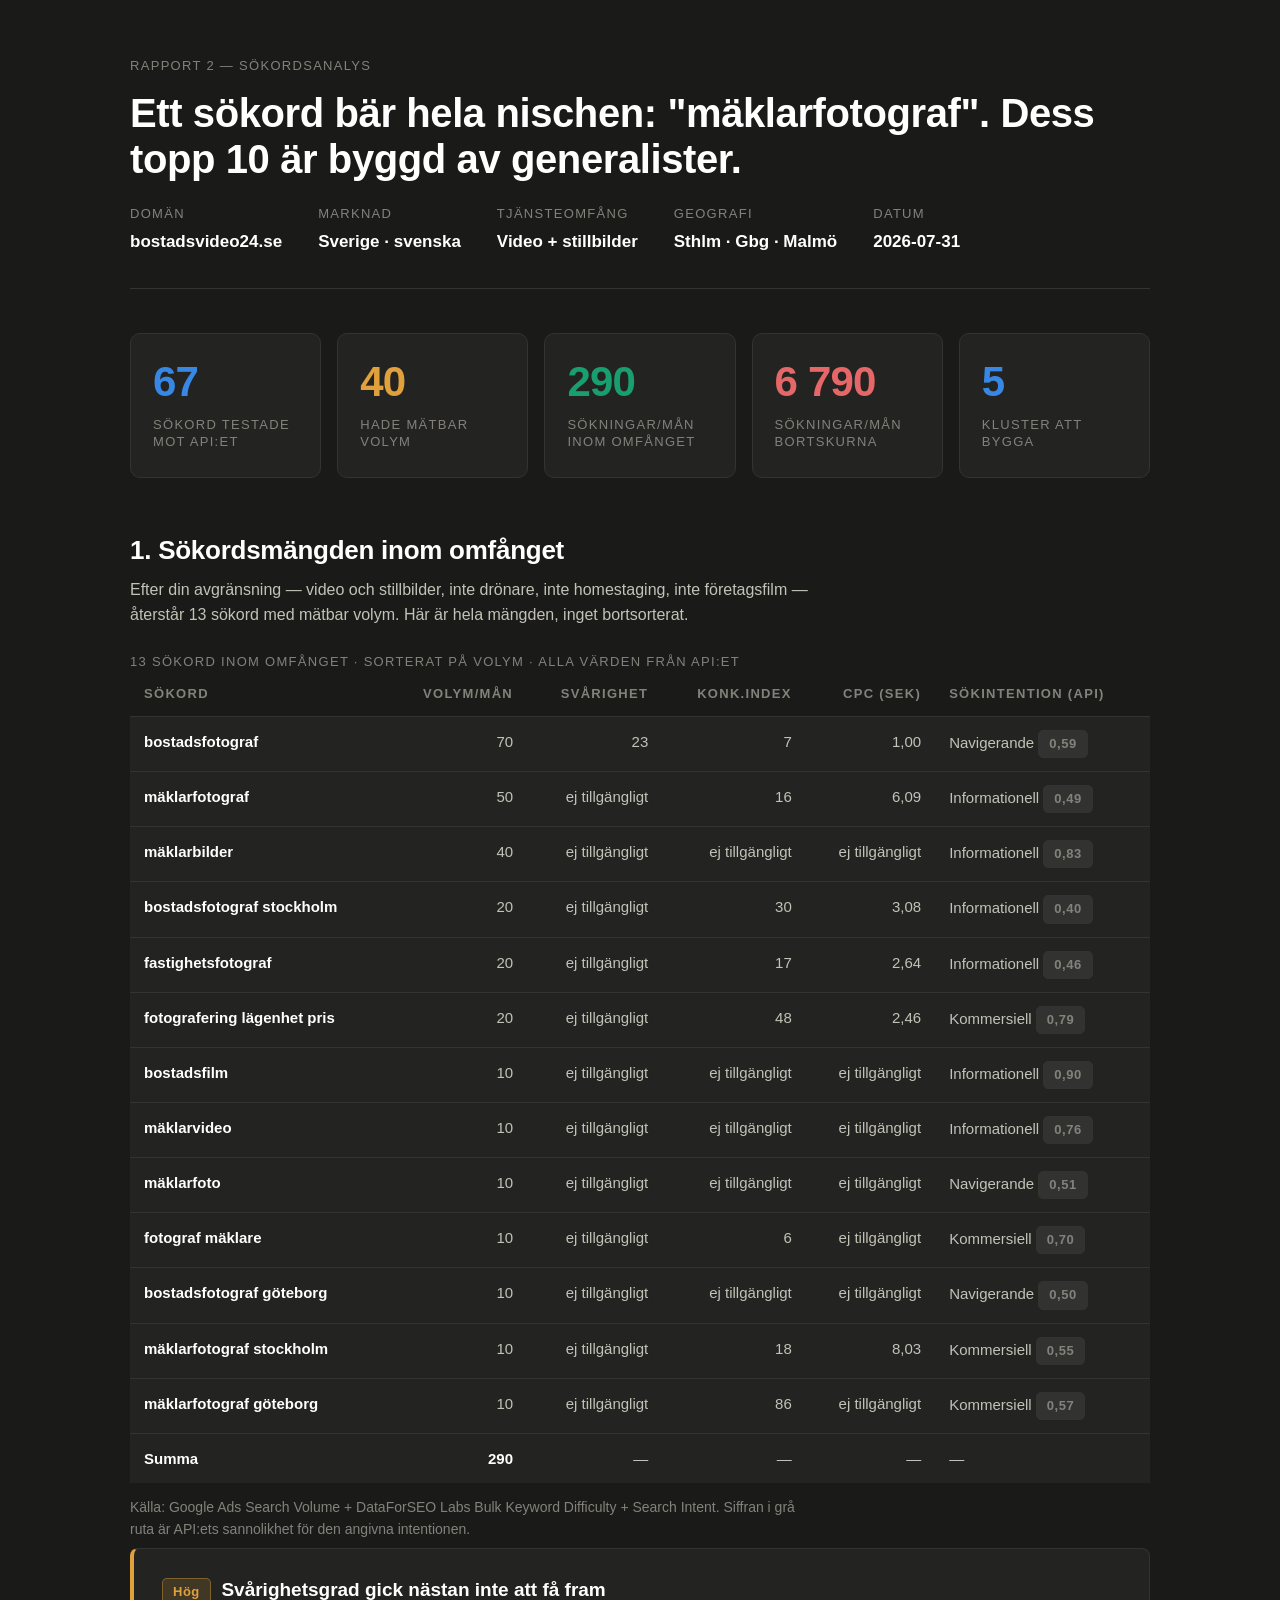
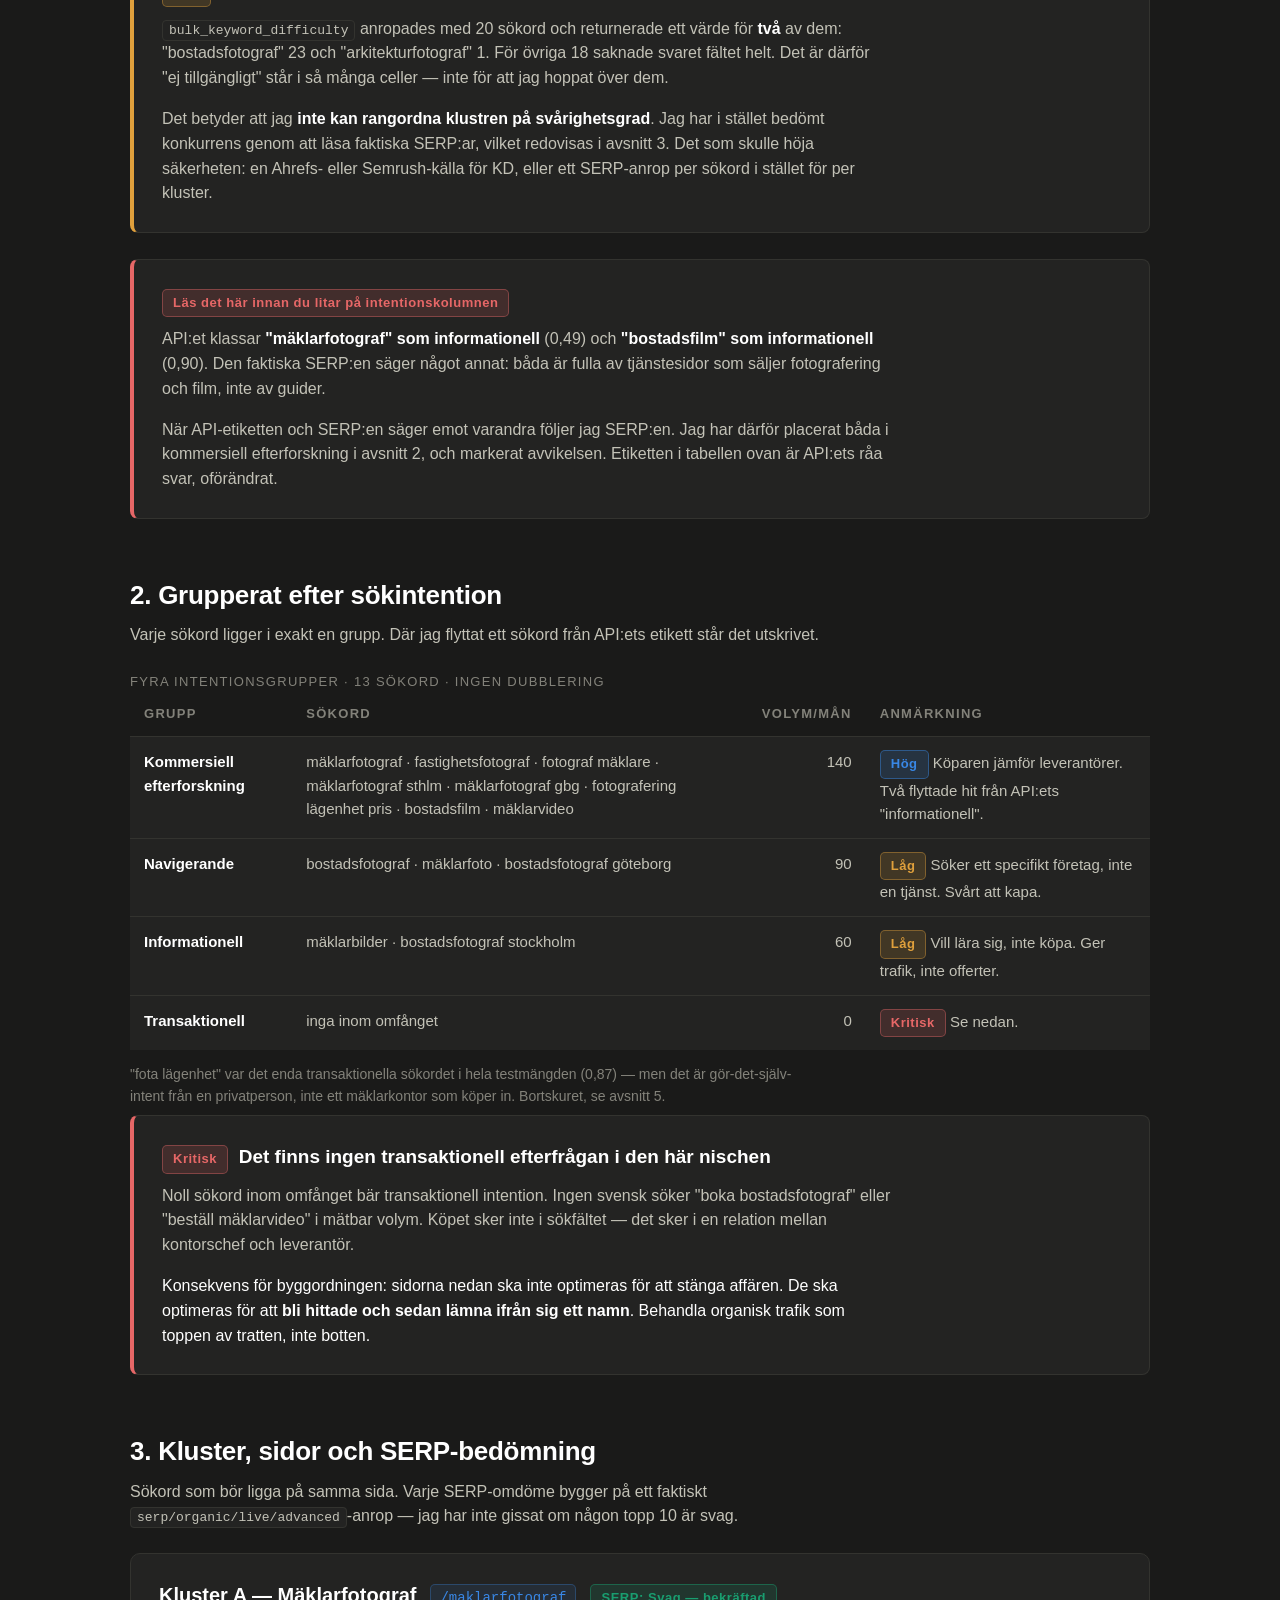
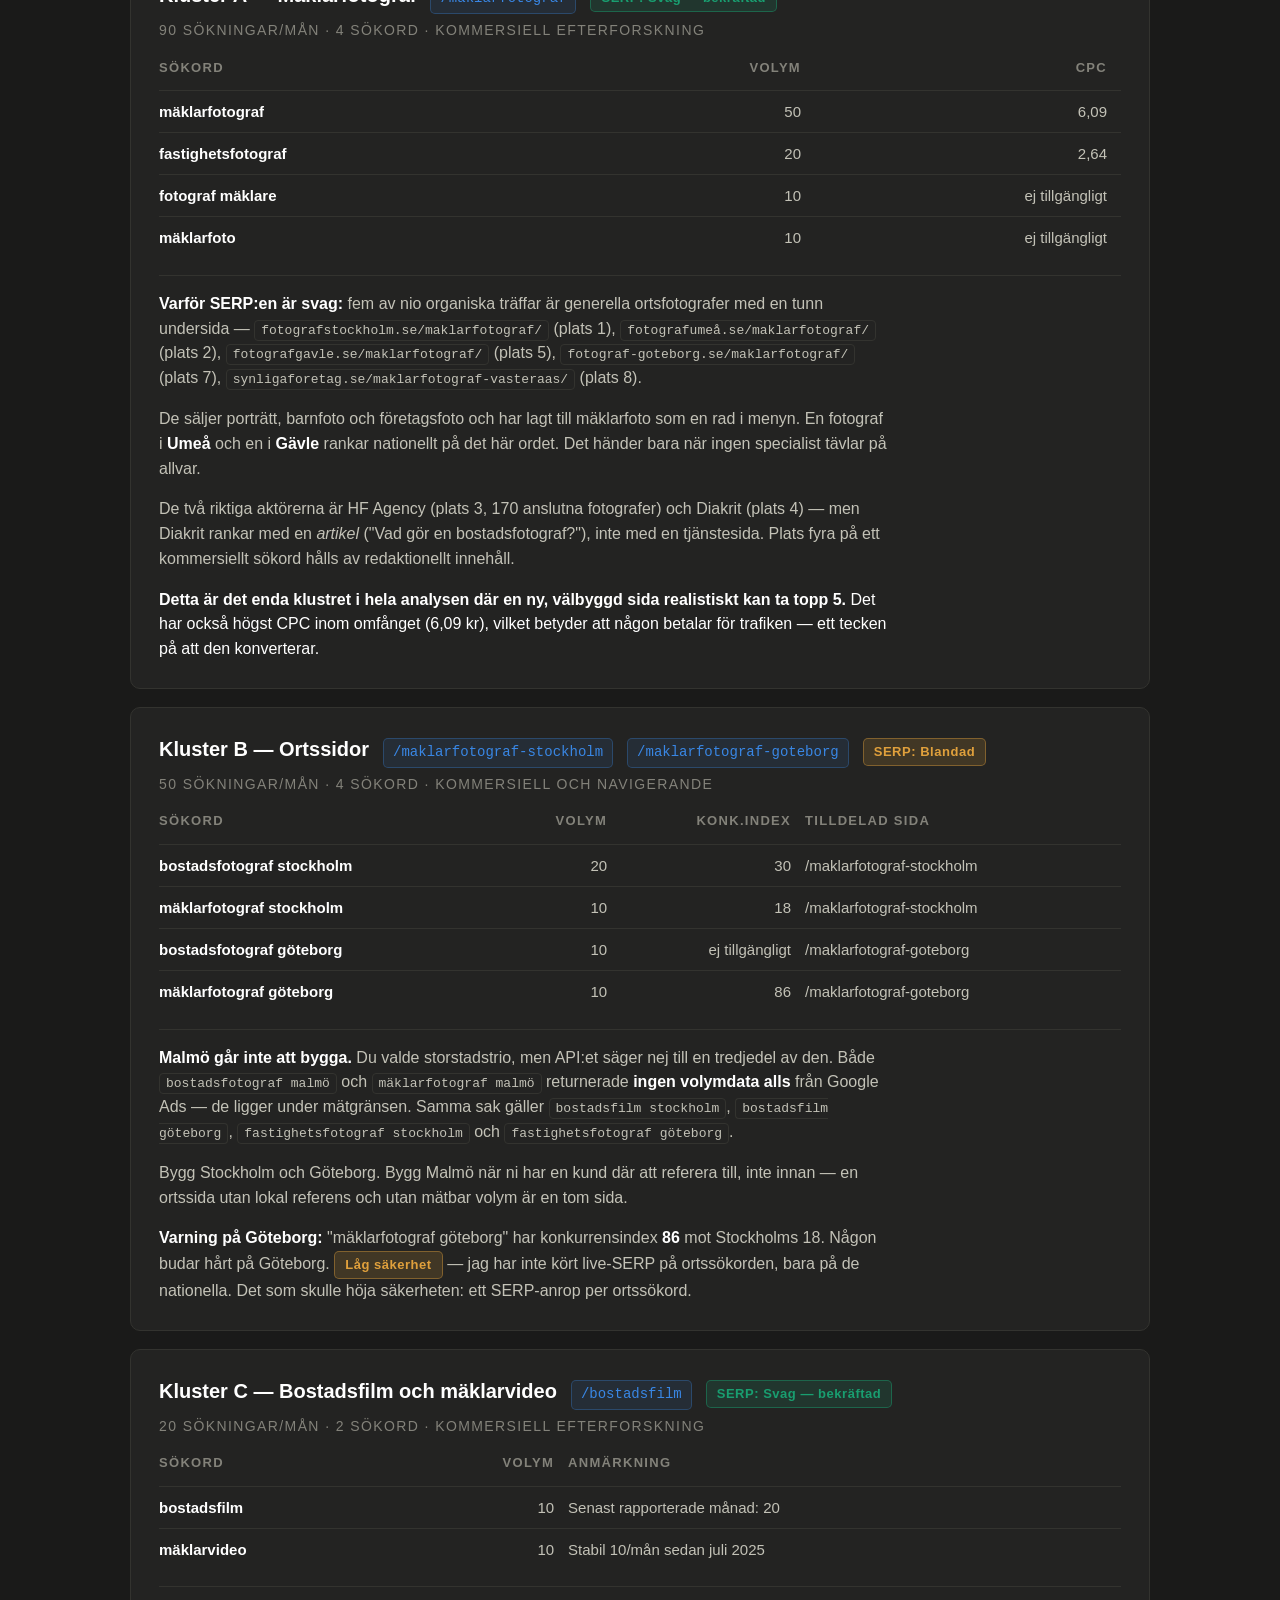
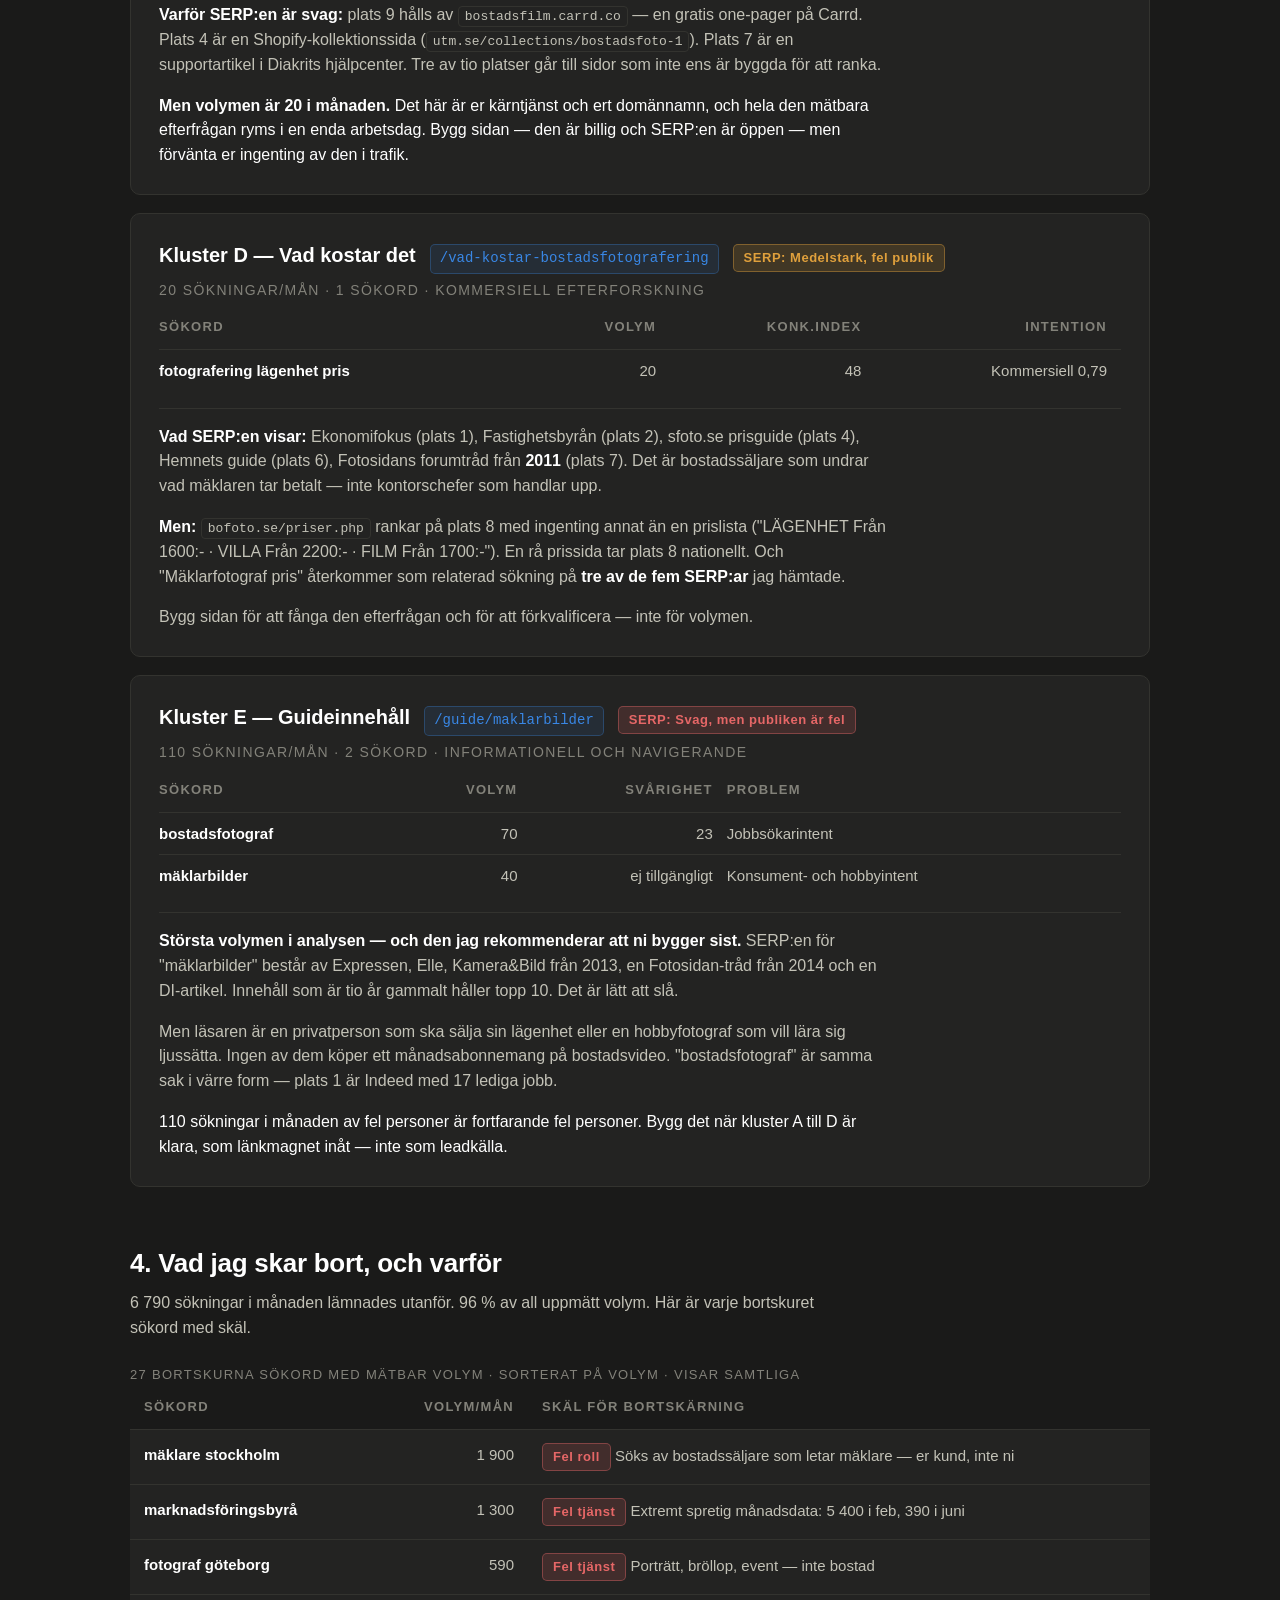
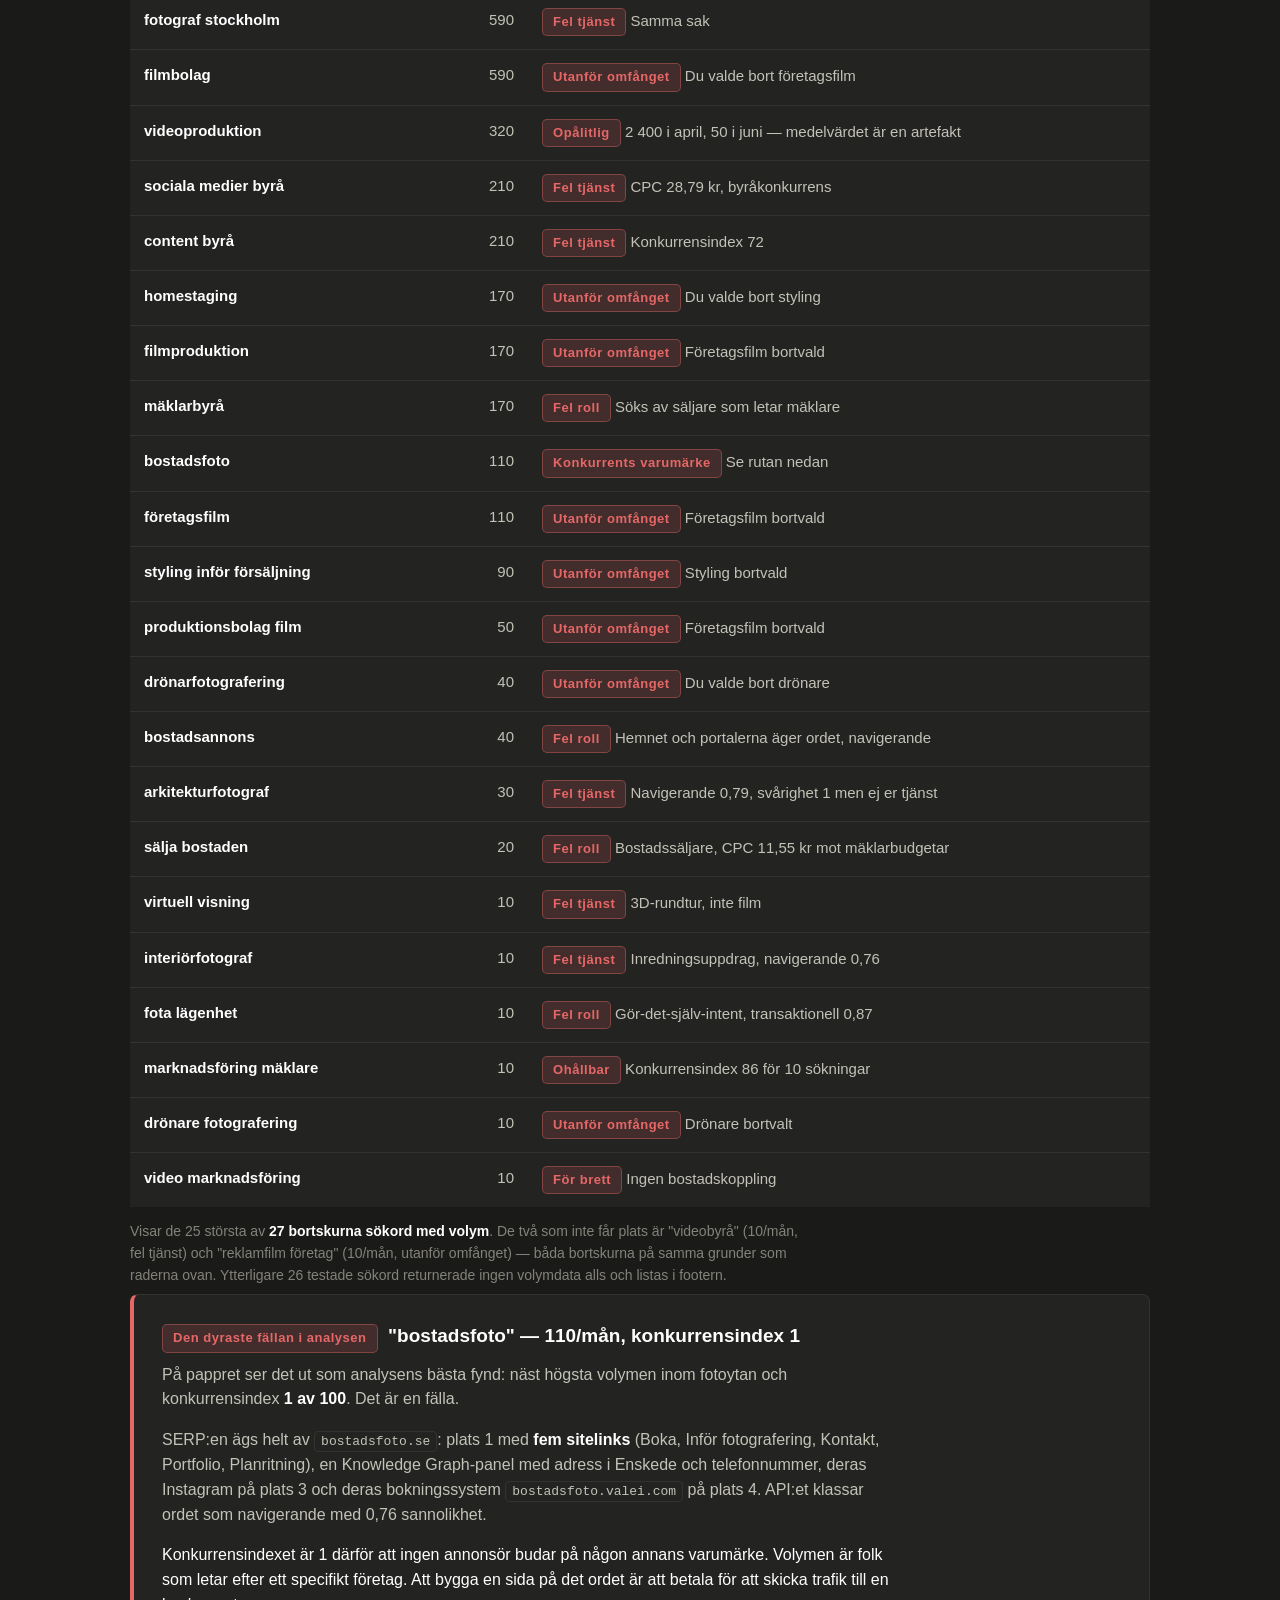
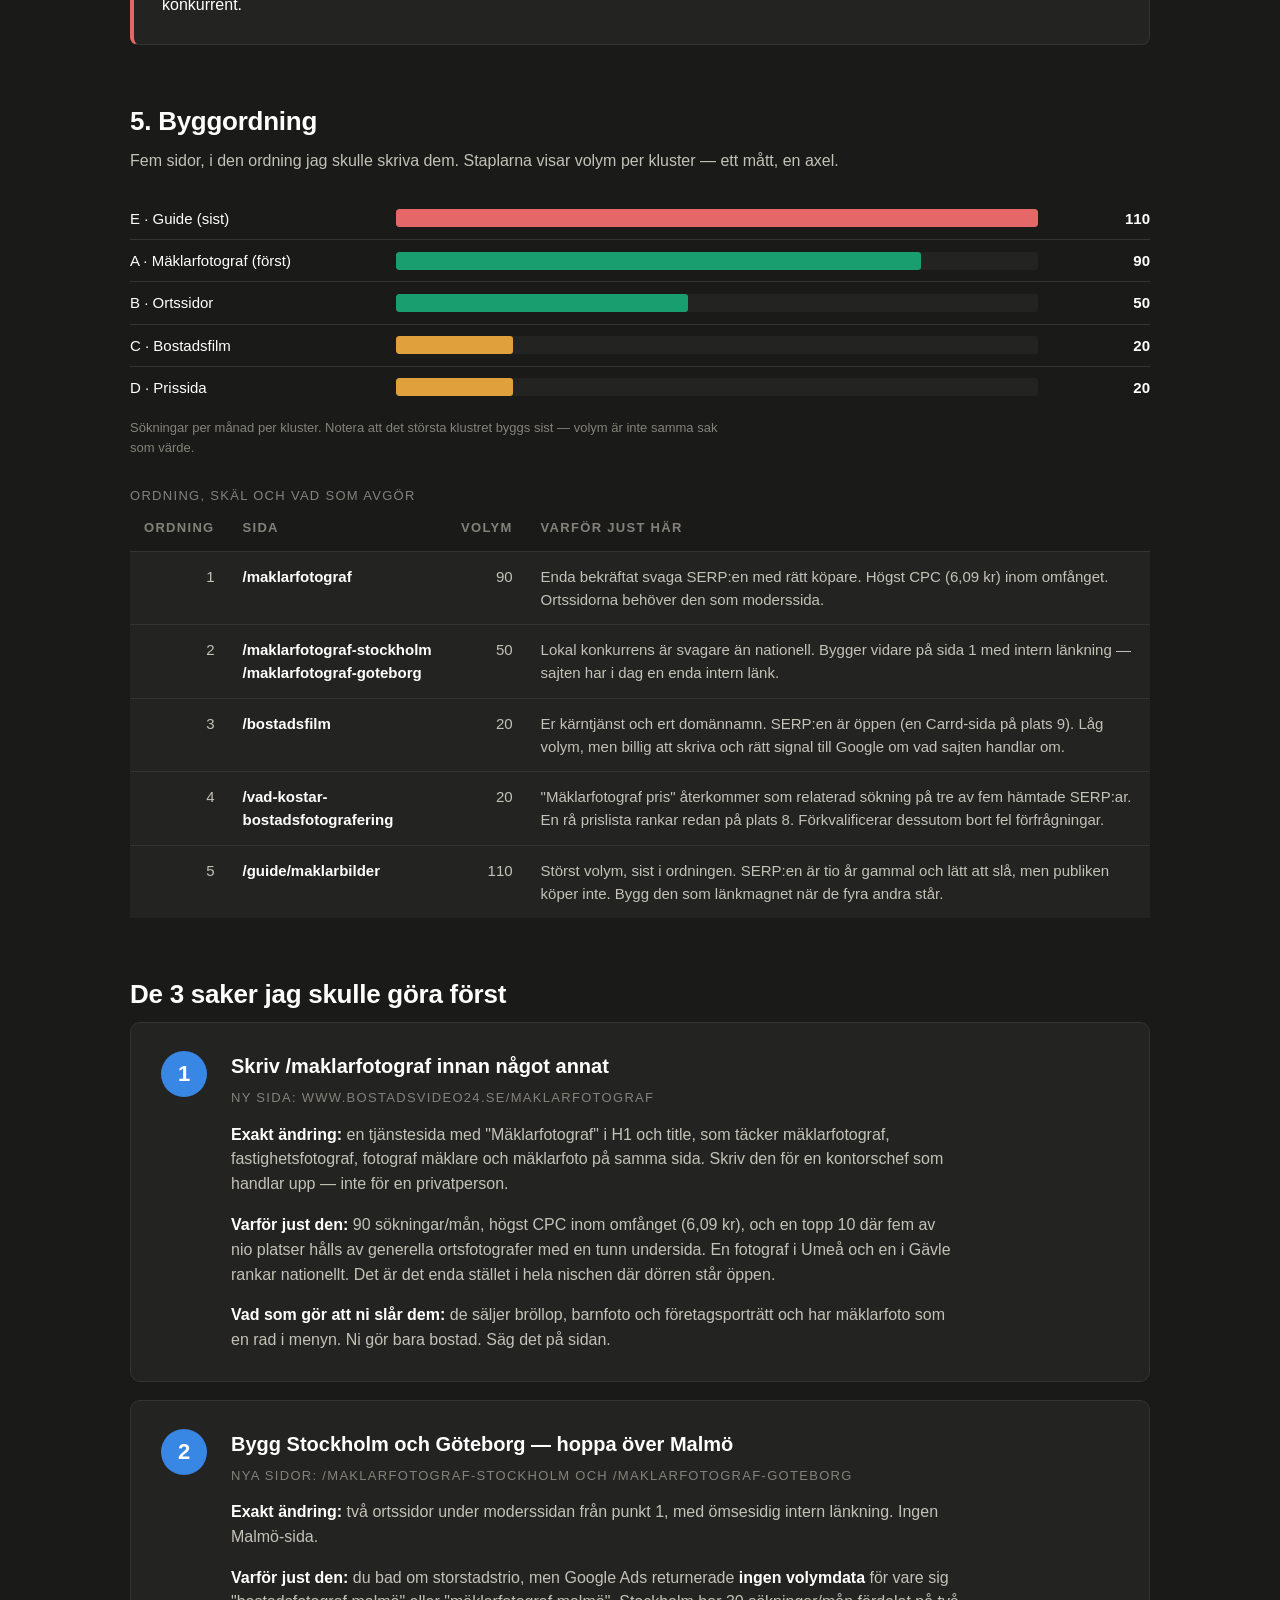
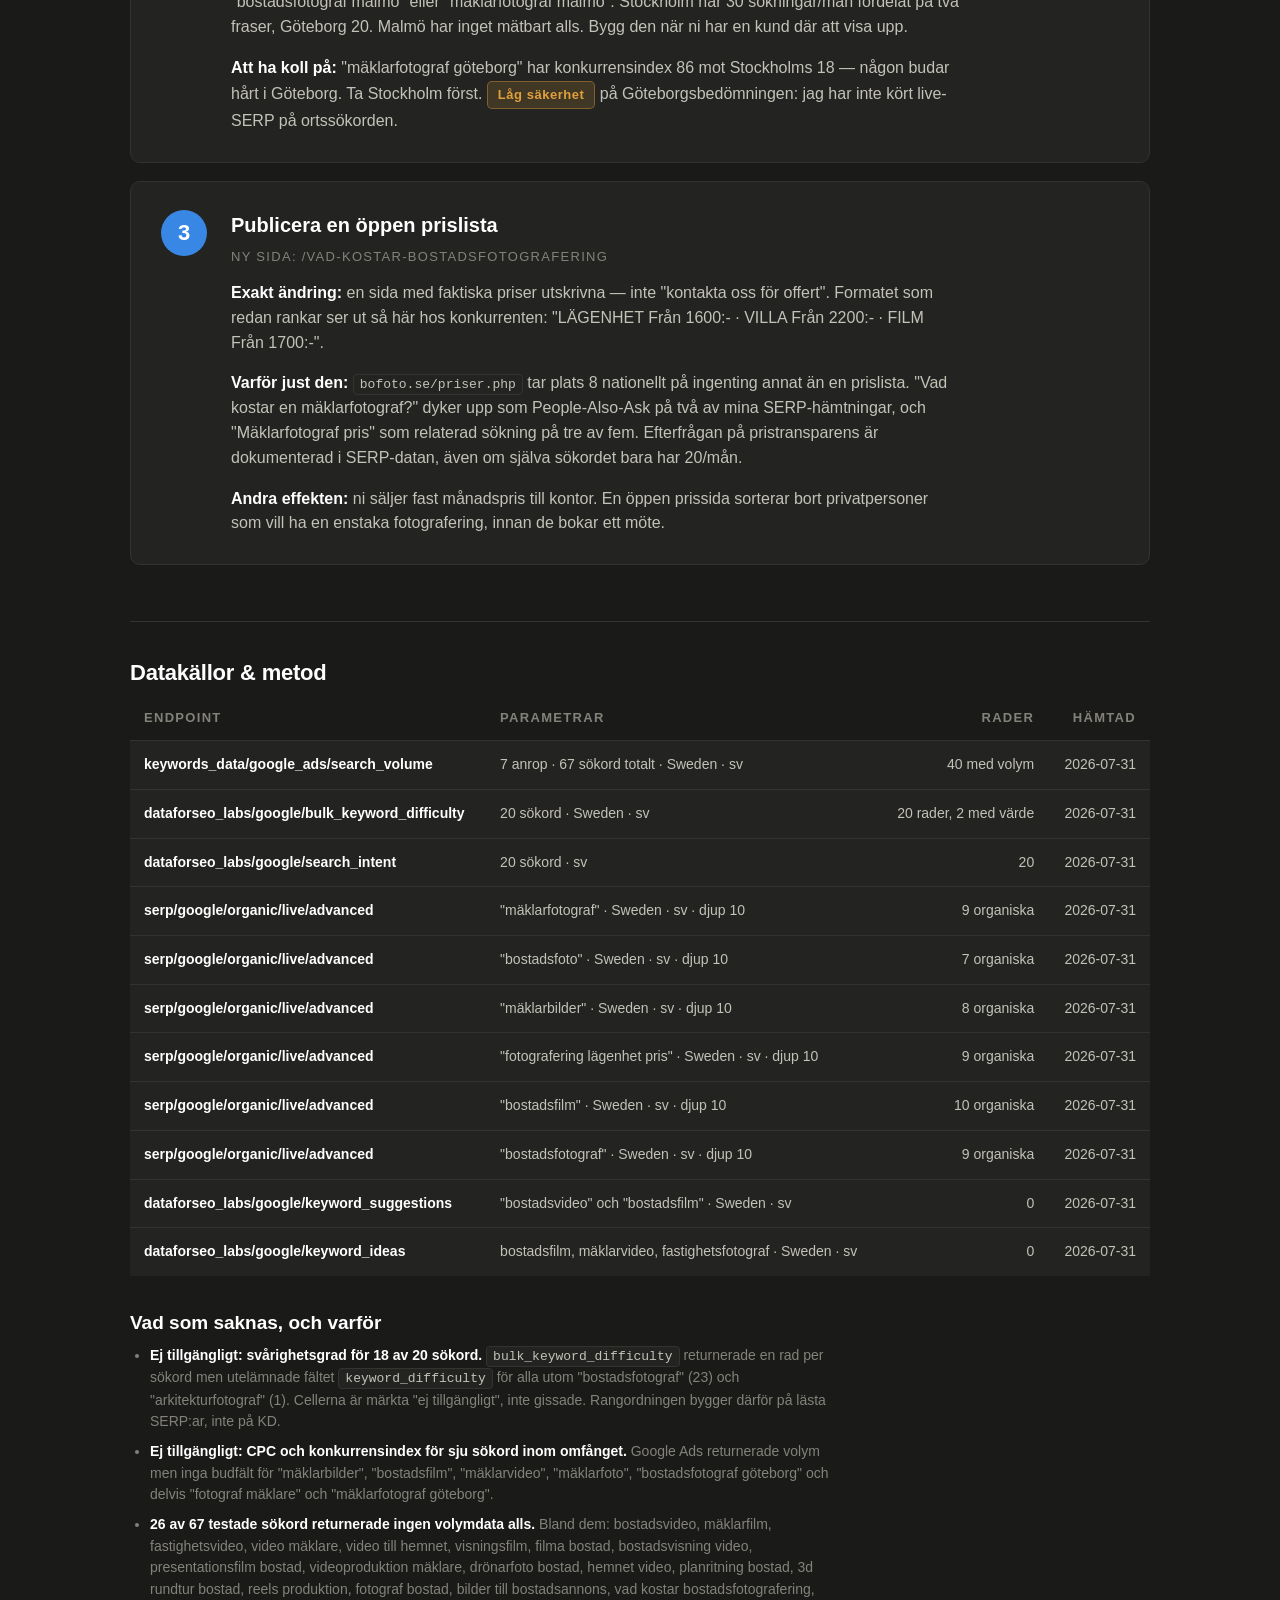
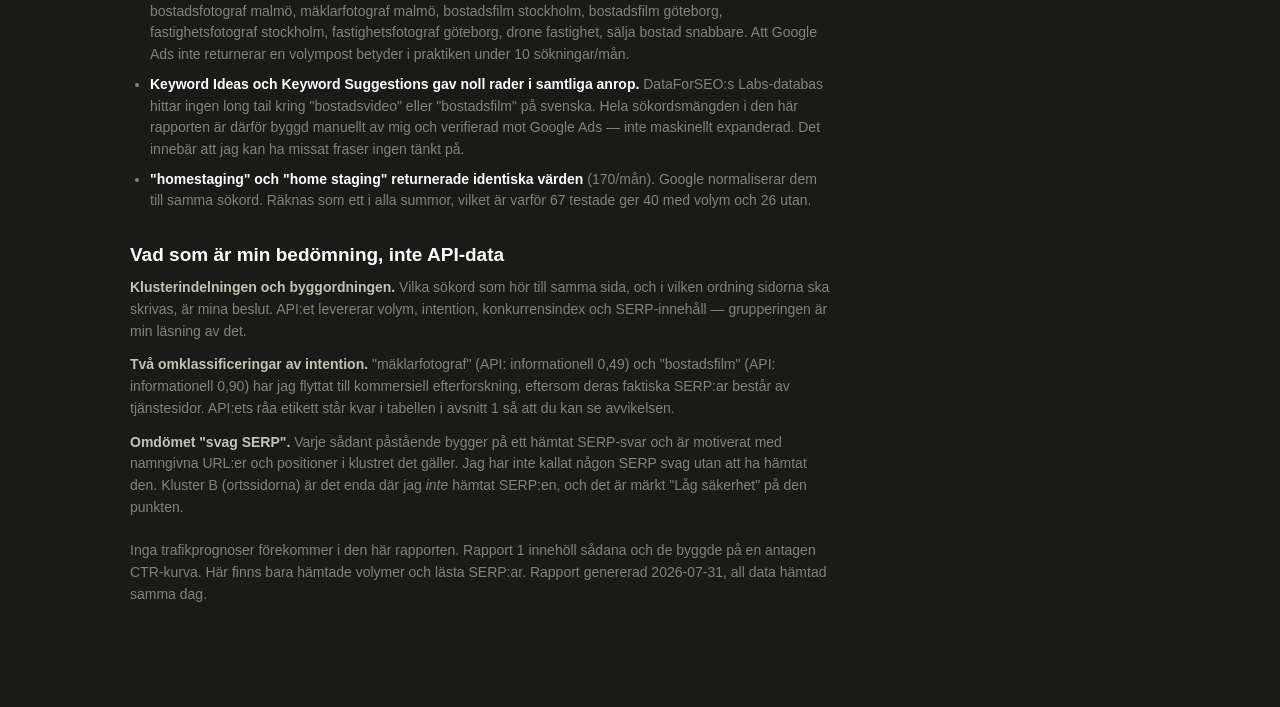
<file: seo/sokordsanalys-bostadsvideo24.html>
<!DOCTYPE html>
<html lang="sv">
<head>
<meta charset="utf-8">
<meta name="viewport" content="width=device-width, initial-scale=1">
<title>Sökordsanalys — bostadsvideo24.se</title>
<style>
:root{
  --surface:#1a1a19;
  --card:#232322;
  --ink:#ffffff;
  --ink-2:#c3c2b7;
  --ink-3:#83827a;
  --rule:#33332f;
  --accent:#3987e5;
  --warn:#e0a03c;
  --bad:#e66767;
  --good:#199e70;
}
*{box-sizing:border-box}
html,body{margin:0;padding:0}
body{
  background:var(--surface);
  color:var(--ink);
  font-family:-apple-system,BlinkMacSystemFont,"Segoe UI",Inter,Helvetica,Arial,sans-serif;
  font-size:16px;line-height:1.55;-webkit-font-smoothing:antialiased;
}
.wrap{max-width:1100px;margin:0 auto;padding:56px 40px 96px}

header.rpt{border-bottom:1px solid var(--rule);padding-bottom:32px;margin-bottom:44px}
.eyebrow{font-size:13px;text-transform:uppercase;letter-spacing:.1em;color:var(--ink-3);margin:0 0 14px}
h1{font-size:40px;font-weight:700;line-height:1.15;margin:0 0 20px;letter-spacing:-.01em}
.meta{display:flex;flex-wrap:wrap;gap:36px;margin-top:22px}
.meta div{min-width:110px}
.meta .k{font-size:13px;text-transform:uppercase;letter-spacing:.1em;color:var(--ink-3);margin-bottom:5px}
.meta .v{font-size:17px;color:var(--ink);font-weight:600;font-variant-numeric:tabular-nums}

.heroes{display:grid;grid-template-columns:repeat(5,1fr);gap:16px;margin-bottom:52px}
.hero{background:var(--card);border:1px solid var(--rule);border-radius:10px;padding:26px 22px}
.hero .big{font-size:42px;font-weight:700;line-height:1.05;font-variant-numeric:tabular-nums;letter-spacing:-.02em}
.hero .lbl{font-size:13px;text-transform:uppercase;letter-spacing:.1em;color:var(--ink-3);margin-top:12px;line-height:1.35}
.hero.bad .big{color:var(--bad)}
.hero.warn .big{color:var(--warn)}
.hero.good .big{color:var(--good)}
.hero.accent .big{color:var(--accent)}

section{margin-bottom:56px}
h2{font-size:26px;font-weight:700;margin:0 0 8px;letter-spacing:-.01em}
.sub{color:var(--ink-2);font-size:16px;margin:0 0 24px;max-width:80ch}
h3{font-size:19px;font-weight:700;margin:0 0 8px}
p{margin:0 0 16px;color:var(--ink-2);max-width:82ch}
p.ink{color:var(--ink)}
strong{color:var(--ink);font-weight:600}

.callout{background:var(--card);border:1px solid var(--rule);border-left:4px solid var(--accent);border-radius:8px;padding:26px 28px;margin-bottom:26px}
.callout.badbar{border-left-color:var(--bad)}
.callout.warnbar{border-left-color:var(--warn)}
.callout.goodbar{border-left-color:var(--good)}
.callout h3{margin-bottom:10px}
.callout p:last-child{margin-bottom:0}

table{width:100%;border-collapse:collapse;margin:0 0 14px;font-size:15px}
caption{text-align:left;font-size:13px;text-transform:uppercase;letter-spacing:.1em;color:var(--ink-3);padding-bottom:12px}
th{text-align:left;font-size:13px;text-transform:uppercase;letter-spacing:.1em;color:var(--ink-3);font-weight:600;padding:0 14px 12px;border-bottom:1px solid var(--rule)}
th.num,td.num{text-align:right;font-variant-numeric:tabular-nums}
td{background:var(--card);padding:13px 14px;border-bottom:1px solid var(--rule);color:var(--ink-2);vertical-align:top}
td.kw{color:var(--ink);font-weight:600}
tbody tr:last-child td{border-bottom:none}
.note{font-size:14px;color:var(--ink-3);margin:0 0 8px;max-width:88ch}

.pill{display:inline-block;font-size:13px;font-weight:700;letter-spacing:.04em;padding:3px 10px;border-radius:5px;white-space:nowrap}
.pill.bad{background:rgba(230,103,103,.16);color:var(--bad);border:1px solid rgba(230,103,103,.4)}
.pill.warn{background:rgba(224,160,60,.16);color:var(--warn);border:1px solid rgba(224,160,60,.4)}
.pill.good{background:rgba(25,158,112,.16);color:var(--good);border:1px solid rgba(25,158,112,.45)}
.pill.accent{background:rgba(57,135,229,.16);color:var(--accent);border:1px solid rgba(57,135,229,.45)}
.pill.mute{background:rgba(131,130,122,.16);color:var(--ink-3);border:1px solid var(--rule)}

.bars{margin:8px 0 10px}
.bar-row{display:flex;align-items:center;gap:16px;padding:9px 0;border-bottom:1px solid var(--rule)}
.bar-row:last-child{border-bottom:none}
.bar-lbl{width:250px;flex:none;font-size:15px;color:var(--ink)}
.bar-track{flex:1;height:18px;background:var(--card);border-radius:3px;overflow:hidden}
.bar-fill{height:100%;background:var(--accent);border-radius:3px}
.bar-fill.good{background:var(--good)}
.bar-fill.warn{background:var(--warn)}
.bar-fill.bad{background:var(--bad)}
.bar-val{width:96px;flex:none;text-align:right;font-variant-numeric:tabular-nums;font-size:15px;font-weight:600;color:var(--ink)}
.axis{font-size:13px;color:var(--ink-3);margin-top:10px}

/* CLUSTER CARDS */
.cluster{background:var(--card);border:1px solid var(--rule);border-radius:10px;padding:26px 28px;margin-bottom:18px}
.cluster-head{display:flex;flex-wrap:wrap;align-items:baseline;gap:14px;margin-bottom:6px}
.cluster-head h3{margin:0;font-size:20px}
.slug{font-family:ui-monospace,SFMono-Regular,Menlo,monospace;font-size:14px;color:var(--accent);background:rgba(57,135,229,.1);padding:3px 9px;border-radius:5px;border:1px solid rgba(57,135,229,.3)}
.cluster-vol{font-size:14px;color:var(--ink-3);text-transform:uppercase;letter-spacing:.1em;margin-bottom:16px;font-variant-numeric:tabular-nums}
.cluster table{margin-bottom:16px}
.cluster td{background:transparent;padding:9px 14px 9px 0}
.cluster th{padding-left:0;padding-right:14px}
.verdict{border-top:1px solid var(--rule);padding-top:16px;margin-top:4px}
.verdict p:last-child{margin-bottom:0}

.action{background:var(--card);border:1px solid var(--rule);border-radius:10px;padding:28px 30px;margin-bottom:18px;display:flex;gap:24px}
.action .n{flex:none;width:46px;height:46px;border-radius:50%;background:var(--accent);color:#fff;font-size:22px;font-weight:700;display:flex;align-items:center;justify-content:center;font-variant-numeric:tabular-nums}
.action .body{flex:1}
.action h3{margin-bottom:6px;font-size:20px}
.action .where{font-size:13px;text-transform:uppercase;letter-spacing:.1em;color:var(--ink-3);margin-bottom:14px}
.action p:last-child{margin-bottom:0}

footer.rpt{border-top:1px solid var(--rule);padding-top:34px;margin-top:16px}
footer.rpt h2{font-size:22px;margin-bottom:18px}
footer.rpt table{font-size:14px}
.fine{font-size:14px;color:var(--ink-3);max-width:90ch;margin:0 0 12px}
.fine strong{color:var(--ink-2)}
ul.fine-list{font-size:14px;color:var(--ink-3);max-width:90ch;padding-left:20px;margin:0 0 18px}
ul.fine-list li{margin-bottom:8px}
code{font-family:ui-monospace,SFMono-Regular,Menlo,monospace;font-size:13px;color:var(--ink-2);background:var(--card);padding:2px 6px;border-radius:4px;border:1px solid var(--rule)}
@media(max-width:900px){
  .heroes{grid-template-columns:repeat(2,1fr)}
  .wrap{padding:36px 22px 64px}
  h1{font-size:31px}
  .bar-lbl{width:150px}
}
</style>
</head>
<body>
<div class="wrap">

<header class="rpt">
  <p class="eyebrow">Rapport 2 — Sökordsanalys</p>
  <h1>Ett sökord bär hela nischen: "mäklarfotograf". Dess topp 10 är byggd av generalister.</h1>
  <div class="meta">
    <div><div class="k">Domän</div><div class="v">bostadsvideo24.se</div></div>
    <div><div class="k">Marknad</div><div class="v">Sverige · svenska</div></div>
    <div><div class="k">Tjänsteomfång</div><div class="v">Video + stillbilder</div></div>
    <div><div class="k">Geografi</div><div class="v">Sthlm · Gbg · Malmö</div></div>
    <div><div class="k">Datum</div><div class="v">2026-07-31</div></div>
  </div>
</header>

<div class="heroes">
  <div class="hero accent">
    <div class="big">67</div>
    <div class="lbl">Sökord testade mot API:et</div>
  </div>
  <div class="hero warn">
    <div class="big">40</div>
    <div class="lbl">Hade mätbar volym</div>
  </div>
  <div class="hero good">
    <div class="big">290</div>
    <div class="lbl">Sökningar/mån inom omfånget</div>
  </div>
  <div class="hero bad">
    <div class="big">6 790</div>
    <div class="lbl">Sökningar/mån bortskurna</div>
  </div>
  <div class="hero accent">
    <div class="big">5</div>
    <div class="lbl">Kluster att bygga</div>
  </div>
</div>

<!-- 1. SÖKORDSMÄNGDEN -->
<section>
  <h2>1. Sökordsmängden inom omfånget</h2>
  <p class="sub">Efter din avgränsning — video och stillbilder, inte drönare, inte homestaging, inte företagsfilm — återstår 13 sökord med mätbar volym. Här är hela mängden, inget bortsorterat.</p>

  <table>
    <caption>13 sökord inom omfånget · sorterat på volym · alla värden från API:et</caption>
    <thead>
      <tr>
        <th>Sökord</th>
        <th class="num">Volym/mån</th>
        <th class="num">Svårighet</th>
        <th class="num">Konk.index</th>
        <th class="num">CPC (SEK)</th>
        <th>Sökintention (API)</th>
      </tr>
    </thead>
    <tbody>
      <tr><td class="kw">bostadsfotograf</td><td class="num">70</td><td class="num">23</td><td class="num">7</td><td class="num">1,00</td><td>Navigerande <span class="pill mute">0,59</span></td></tr>
      <tr><td class="kw">mäklarfotograf</td><td class="num">50</td><td class="num">ej tillgängligt</td><td class="num">16</td><td class="num">6,09</td><td>Informationell <span class="pill mute">0,49</span></td></tr>
      <tr><td class="kw">mäklarbilder</td><td class="num">40</td><td class="num">ej tillgängligt</td><td class="num">ej tillgängligt</td><td class="num">ej tillgängligt</td><td>Informationell <span class="pill mute">0,83</span></td></tr>
      <tr><td class="kw">bostadsfotograf stockholm</td><td class="num">20</td><td class="num">ej tillgängligt</td><td class="num">30</td><td class="num">3,08</td><td>Informationell <span class="pill mute">0,40</span></td></tr>
      <tr><td class="kw">fastighetsfotograf</td><td class="num">20</td><td class="num">ej tillgängligt</td><td class="num">17</td><td class="num">2,64</td><td>Informationell <span class="pill mute">0,46</span></td></tr>
      <tr><td class="kw">fotografering lägenhet pris</td><td class="num">20</td><td class="num">ej tillgängligt</td><td class="num">48</td><td class="num">2,46</td><td>Kommersiell <span class="pill mute">0,79</span></td></tr>
      <tr><td class="kw">bostadsfilm</td><td class="num">10</td><td class="num">ej tillgängligt</td><td class="num">ej tillgängligt</td><td class="num">ej tillgängligt</td><td>Informationell <span class="pill mute">0,90</span></td></tr>
      <tr><td class="kw">mäklarvideo</td><td class="num">10</td><td class="num">ej tillgängligt</td><td class="num">ej tillgängligt</td><td class="num">ej tillgängligt</td><td>Informationell <span class="pill mute">0,76</span></td></tr>
      <tr><td class="kw">mäklarfoto</td><td class="num">10</td><td class="num">ej tillgängligt</td><td class="num">ej tillgängligt</td><td class="num">ej tillgängligt</td><td>Navigerande <span class="pill mute">0,51</span></td></tr>
      <tr><td class="kw">fotograf mäklare</td><td class="num">10</td><td class="num">ej tillgängligt</td><td class="num">6</td><td class="num">ej tillgängligt</td><td>Kommersiell <span class="pill mute">0,70</span></td></tr>
      <tr><td class="kw">bostadsfotograf göteborg</td><td class="num">10</td><td class="num">ej tillgängligt</td><td class="num">ej tillgängligt</td><td class="num">ej tillgängligt</td><td>Navigerande <span class="pill mute">0,50</span></td></tr>
      <tr><td class="kw">mäklarfotograf stockholm</td><td class="num">10</td><td class="num">ej tillgängligt</td><td class="num">18</td><td class="num">8,03</td><td>Kommersiell <span class="pill mute">0,55</span></td></tr>
      <tr><td class="kw">mäklarfotograf göteborg</td><td class="num">10</td><td class="num">ej tillgängligt</td><td class="num">86</td><td class="num">ej tillgängligt</td><td>Kommersiell <span class="pill mute">0,57</span></td></tr>
      <tr><td class="kw"><strong>Summa</strong></td><td class="num"><strong>290</strong></td><td class="num">—</td><td class="num">—</td><td class="num">—</td><td>—</td></tr>
    </tbody>
  </table>
  <p class="note">Källa: Google Ads Search Volume + DataForSEO Labs Bulk Keyword Difficulty + Search Intent. Siffran i grå ruta är API:ets sannolikhet för den angivna intentionen.</p>

  <div class="callout warnbar">
    <h3><span class="pill warn">Hög</span> &nbsp;Svårighetsgrad gick nästan inte att få fram</h3>
    <p><code>bulk_keyword_difficulty</code> anropades med 20 sökord och returnerade ett värde för <strong>två</strong> av dem: "bostadsfotograf" 23 och "arkitekturfotograf" 1. För övriga 18 saknade svaret fältet helt. Det är därför "ej tillgängligt" står i så många celler — inte för att jag hoppat över dem.</p>
    <p>Det betyder att jag <strong>inte kan rangordna klustren på svårighetsgrad</strong>. Jag har i stället bedömt konkurrens genom att läsa faktiska SERP:ar, vilket redovisas i avsnitt 3. Det som skulle höja säkerheten: en Ahrefs- eller Semrush-källa för KD, eller ett SERP-anrop per sökord i stället för per kluster.</p>
  </div>

  <div class="callout badbar">
    <h3><span class="pill bad">Läs det här innan du litar på intentionskolumnen</span></h3>
    <p>API:et klassar <strong>"mäklarfotograf" som informationell</strong> (0,49) och <strong>"bostadsfilm" som informationell</strong> (0,90). Den faktiska SERP:en säger något annat: båda är fulla av tjänstesidor som säljer fotografering och film, inte av guider.</p>
    <p>När API-etiketten och SERP:en säger emot varandra följer jag SERP:en. Jag har därför placerat båda i kommersiell efterforskning i avsnitt 2, och markerat avvikelsen. Etiketten i tabellen ovan är API:ets råa svar, oförändrat.</p>
  </div>
</section>

<!-- 2. INTENTIONSGRUPPER -->
<section>
  <h2>2. Grupperat efter sökintention</h2>
  <p class="sub">Varje sökord ligger i exakt en grupp. Där jag flyttat ett sökord från API:ets etikett står det utskrivet.</p>

  <table>
    <caption>Fyra intentionsgrupper · 13 sökord · ingen dubblering</caption>
    <thead>
      <tr><th>Grupp</th><th>Sökord</th><th class="num">Volym/mån</th><th>Anmärkning</th></tr>
    </thead>
    <tbody>
      <tr>
        <td class="kw">Kommersiell efterforskning</td>
        <td>mäklarfotograf · fastighetsfotograf · fotograf mäklare · mäklarfotograf sthlm · mäklarfotograf gbg · fotografering lägenhet pris · bostadsfilm · mäklarvideo</td>
        <td class="num">140</td>
        <td><span class="pill accent">Hög</span> Köparen jämför leverantörer. Två flyttade hit från API:ets "informationell".</td>
      </tr>
      <tr>
        <td class="kw">Navigerande</td>
        <td>bostadsfotograf · mäklarfoto · bostadsfotograf göteborg</td>
        <td class="num">90</td>
        <td><span class="pill warn">Låg</span> Söker ett specifikt företag, inte en tjänst. Svårt att kapa.</td>
      </tr>
      <tr>
        <td class="kw">Informationell</td>
        <td>mäklarbilder · bostadsfotograf stockholm</td>
        <td class="num">60</td>
        <td><span class="pill warn">Låg</span> Vill lära sig, inte köpa. Ger trafik, inte offerter.</td>
      </tr>
      <tr>
        <td class="kw">Transaktionell</td>
        <td>inga inom omfånget</td>
        <td class="num">0</td>
        <td><span class="pill bad">Kritisk</span> Se nedan.</td>
      </tr>
    </tbody>
  </table>
  <p class="note">"fota lägenhet" var det enda transaktionella sökordet i hela testmängden (0,87) — men det är gör-det-själv-intent från en privatperson, inte ett mäklarkontor som köper in. Bortskuret, se avsnitt 5.</p>

  <div class="callout badbar">
    <h3><span class="pill bad">Kritisk</span> &nbsp;Det finns ingen transaktionell efterfrågan i den här nischen</h3>
    <p>Noll sökord inom omfånget bär transaktionell intention. Ingen svensk söker "boka bostadsfotograf" eller "beställ mäklarvideo" i mätbar volym. Köpet sker inte i sökfältet — det sker i en relation mellan kontorschef och leverantör.</p>
    <p class="ink">Konsekvens för byggordningen: sidorna nedan ska inte optimeras för att stänga affären. De ska optimeras för att <strong>bli hittade och sedan lämna ifrån sig ett namn</strong>. Behandla organisk trafik som toppen av tratten, inte botten.</p>
  </div>
</section>

<!-- 3. KLUSTER -->
<section>
  <h2>3. Kluster, sidor och SERP-bedömning</h2>
  <p class="sub">Sökord som bör ligga på samma sida. Varje SERP-omdöme bygger på ett faktiskt <code>serp/organic/live/advanced</code>-anrop — jag har inte gissat om någon topp 10 är svag.</p>

  <div class="cluster">
    <div class="cluster-head">
      <h3>Kluster A — Mäklarfotograf</h3>
      <span class="slug">/maklarfotograf</span>
      <span class="pill good">SERP: Svag — bekräftad</span>
    </div>
    <div class="cluster-vol">90 sökningar/mån · 4 sökord · kommersiell efterforskning</div>
    <table>
      <thead><tr><th>Sökord</th><th class="num">Volym</th><th class="num">CPC</th></tr></thead>
      <tbody>
        <tr><td class="kw">mäklarfotograf</td><td class="num">50</td><td class="num">6,09</td></tr>
        <tr><td class="kw">fastighetsfotograf</td><td class="num">20</td><td class="num">2,64</td></tr>
        <tr><td class="kw">fotograf mäklare</td><td class="num">10</td><td class="num">ej tillgängligt</td></tr>
        <tr><td class="kw">mäklarfoto</td><td class="num">10</td><td class="num">ej tillgängligt</td></tr>
      </tbody>
    </table>
    <div class="verdict">
      <p><strong>Varför SERP:en är svag:</strong> fem av nio organiska träffar är generella ortsfotografer med en tunn undersida — <code>fotografstockholm.se/maklarfotograf/</code> (plats 1), <code>fotografumeå.se/maklarfotograf/</code> (plats 2), <code>fotografgavle.se/maklarfotograf/</code> (plats 5), <code>fotograf-goteborg.se/maklarfotograf/</code> (plats 7), <code>synligaforetag.se/maklarfotograf-vasteraas/</code> (plats 8).</p>
      <p>De säljer porträtt, barnfoto och företagsfoto och har lagt till mäklarfoto som en rad i menyn. En fotograf i <strong>Umeå</strong> och en i <strong>Gävle</strong> rankar nationellt på det här ordet. Det händer bara när ingen specialist tävlar på allvar.</p>
      <p>De två riktiga aktörerna är HF Agency (plats 3, 170 anslutna fotografer) och Diakrit (plats 4) — men Diakrit rankar med en <em>artikel</em> ("Vad gör en bostadsfotograf?"), inte med en tjänstesida. Plats fyra på ett kommersiellt sökord hålls av redaktionellt innehåll.</p>
      <p class="ink"><strong>Detta är det enda klustret i hela analysen där en ny, välbyggd sida realistiskt kan ta topp 5.</strong> Det har också högst CPC inom omfånget (6,09 kr), vilket betyder att någon betalar för trafiken — ett tecken på att den konverterar.</p>
    </div>
  </div>

  <div class="cluster">
    <div class="cluster-head">
      <h3>Kluster B — Ortssidor</h3>
      <span class="slug">/maklarfotograf-stockholm</span>
      <span class="slug">/maklarfotograf-goteborg</span>
      <span class="pill warn">SERP: Blandad</span>
    </div>
    <div class="cluster-vol">50 sökningar/mån · 4 sökord · kommersiell och navigerande</div>
    <table>
      <thead><tr><th>Sökord</th><th class="num">Volym</th><th class="num">Konk.index</th><th>Tilldelad sida</th></tr></thead>
      <tbody>
        <tr><td class="kw">bostadsfotograf stockholm</td><td class="num">20</td><td class="num">30</td><td>/maklarfotograf-stockholm</td></tr>
        <tr><td class="kw">mäklarfotograf stockholm</td><td class="num">10</td><td class="num">18</td><td>/maklarfotograf-stockholm</td></tr>
        <tr><td class="kw">bostadsfotograf göteborg</td><td class="num">10</td><td class="num">ej tillgängligt</td><td>/maklarfotograf-goteborg</td></tr>
        <tr><td class="kw">mäklarfotograf göteborg</td><td class="num">10</td><td class="num">86</td><td>/maklarfotograf-goteborg</td></tr>
      </tbody>
    </table>
    <div class="verdict">
      <p><strong>Malmö går inte att bygga.</strong> Du valde storstadstrio, men API:et säger nej till en tredjedel av den. Både <code>bostadsfotograf malmö</code> och <code>mäklarfotograf malmö</code> returnerade <strong>ingen volymdata alls</strong> från Google Ads — de ligger under mätgränsen. Samma sak gäller <code>bostadsfilm stockholm</code>, <code>bostadsfilm göteborg</code>, <code>fastighetsfotograf stockholm</code> och <code>fastighetsfotograf göteborg</code>.</p>
      <p>Bygg Stockholm och Göteborg. Bygg Malmö när ni har en kund där att referera till, inte innan — en ortssida utan lokal referens och utan mätbar volym är en tom sida.</p>
      <p><strong>Varning på Göteborg:</strong> "mäklarfotograf göteborg" har konkurrensindex <strong>86</strong> mot Stockholms 18. Någon budar hårt på Göteborg. <span class="pill warn">Låg säkerhet</span> — jag har inte kört live-SERP på ortssökorden, bara på de nationella. Det som skulle höja säkerheten: ett SERP-anrop per ortssökord.</p>
    </div>
  </div>

  <div class="cluster">
    <div class="cluster-head">
      <h3>Kluster C — Bostadsfilm och mäklarvideo</h3>
      <span class="slug">/bostadsfilm</span>
      <span class="pill good">SERP: Svag — bekräftad</span>
    </div>
    <div class="cluster-vol">20 sökningar/mån · 2 sökord · kommersiell efterforskning</div>
    <table>
      <thead><tr><th>Sökord</th><th class="num">Volym</th><th>Anmärkning</th></tr></thead>
      <tbody>
        <tr><td class="kw">bostadsfilm</td><td class="num">10</td><td>Senast rapporterade månad: 20</td></tr>
        <tr><td class="kw">mäklarvideo</td><td class="num">10</td><td>Stabil 10/mån sedan juli 2025</td></tr>
      </tbody>
    </table>
    <div class="verdict">
      <p><strong>Varför SERP:en är svag:</strong> plats 9 hålls av <code>bostadsfilm.carrd.co</code> — en gratis one-pager på Carrd. Plats 4 är en Shopify-kollektionssida (<code>utm.se/collections/bostadsfoto-1</code>). Plats 7 är en supportartikel i Diakrits hjälpcenter. Tre av tio platser går till sidor som inte ens är byggda för att ranka.</p>
      <p class="ink"><strong>Men volymen är 20 i månaden.</strong> Det här är er kärntjänst och ert domännamn, och hela den mätbara efterfrågan ryms i en enda arbetsdag. Bygg sidan — den är billig och SERP:en är öppen — men förvänta er ingenting av den i trafik.</p>
    </div>
  </div>

  <div class="cluster">
    <div class="cluster-head">
      <h3>Kluster D — Vad kostar det</h3>
      <span class="slug">/vad-kostar-bostadsfotografering</span>
      <span class="pill warn">SERP: Medelstark, fel publik</span>
    </div>
    <div class="cluster-vol">20 sökningar/mån · 1 sökord · kommersiell efterforskning</div>
    <table>
      <thead><tr><th>Sökord</th><th class="num">Volym</th><th class="num">Konk.index</th><th class="num">Intention</th></tr></thead>
      <tbody>
        <tr><td class="kw">fotografering lägenhet pris</td><td class="num">20</td><td class="num">48</td><td class="num">Kommersiell 0,79</td></tr>
      </tbody>
    </table>
    <div class="verdict">
      <p><strong>Vad SERP:en visar:</strong> Ekonomifokus (plats 1), Fastighetsbyrån (plats 2), sfoto.se prisguide (plats 4), Hemnets guide (plats 6), Fotosidans forumtråd från <strong>2011</strong> (plats 7). Det är bostadssäljare som undrar vad mäklaren tar betalt — inte kontorschefer som handlar upp.</p>
      <p><strong>Men:</strong> <code>bofoto.se/priser.php</code> rankar på plats 8 med ingenting annat än en prislista ("LÄGENHET Från 1600:- · VILLA Från 2200:- · FILM Från 1700:-"). En rå prissida tar plats 8 nationellt. Och "Mäklarfotograf pris" återkommer som relaterad sökning på <strong>tre av de fem SERP:ar</strong> jag hämtade.</p>
      <p>Bygg sidan för att fånga den efterfrågan och för att förkvalificera — inte för volymen.</p>
    </div>
  </div>

  <div class="cluster">
    <div class="cluster-head">
      <h3>Kluster E — Guideinnehåll</h3>
      <span class="slug">/guide/maklarbilder</span>
      <span class="pill bad">SERP: Svag, men publiken är fel</span>
    </div>
    <div class="cluster-vol">110 sökningar/mån · 2 sökord · informationell och navigerande</div>
    <table>
      <thead><tr><th>Sökord</th><th class="num">Volym</th><th class="num">Svårighet</th><th>Problem</th></tr></thead>
      <tbody>
        <tr><td class="kw">bostadsfotograf</td><td class="num">70</td><td class="num">23</td><td>Jobbsökarintent</td></tr>
        <tr><td class="kw">mäklarbilder</td><td class="num">40</td><td class="num">ej tillgängligt</td><td>Konsument- och hobbyintent</td></tr>
      </tbody>
    </table>
    <div class="verdict">
      <p><strong>Största volymen i analysen — och den jag rekommenderar att ni bygger sist.</strong> SERP:en för "mäklarbilder" består av Expressen, Elle, Kamera&amp;Bild från 2013, en Fotosidan-tråd från 2014 och en DI-artikel. Innehåll som är tio år gammalt håller topp 10. Det är lätt att slå.</p>
      <p>Men läsaren är en privatperson som ska sälja sin lägenhet eller en hobbyfotograf som vill lära sig ljussätta. Ingen av dem köper ett månadsabonnemang på bostadsvideo. "bostadsfotograf" är samma sak i värre form — plats 1 är Indeed med 17 lediga jobb.</p>
      <p class="ink">110 sökningar i månaden av fel personer är fortfarande fel personer. Bygg det när kluster A till D är klara, som länkmagnet inåt — inte som leadkälla.</p>
    </div>
  </div>
</section>

<!-- 4. BORTSKURET -->
<section>
  <h2>4. Vad jag skar bort, och varför</h2>
  <p class="sub">6 790 sökningar i månaden lämnades utanför. 96 % av all uppmätt volym. Här är varje bortskuret sökord med skäl.</p>

  <table>
    <caption>27 bortskurna sökord med mätbar volym · sorterat på volym · visar samtliga</caption>
    <thead>
      <tr><th>Sökord</th><th class="num">Volym/mån</th><th>Skäl för bortskärning</th></tr>
    </thead>
    <tbody>
      <tr><td class="kw">mäklare stockholm</td><td class="num">1 900</td><td><span class="pill bad">Fel roll</span> Söks av bostadssäljare som letar mäklare — er kund, inte ni</td></tr>
      <tr><td class="kw">marknadsföringsbyrå</td><td class="num">1 300</td><td><span class="pill bad">Fel tjänst</span> Extremt spretig månadsdata: 5 400 i feb, 390 i juni</td></tr>
      <tr><td class="kw">fotograf göteborg</td><td class="num">590</td><td><span class="pill bad">Fel tjänst</span> Porträtt, bröllop, event — inte bostad</td></tr>
      <tr><td class="kw">fotograf stockholm</td><td class="num">590</td><td><span class="pill bad">Fel tjänst</span> Samma sak</td></tr>
      <tr><td class="kw">filmbolag</td><td class="num">590</td><td><span class="pill bad">Utanför omfånget</span> Du valde bort företagsfilm</td></tr>
      <tr><td class="kw">videoproduktion</td><td class="num">320</td><td><span class="pill bad">Opålitlig</span> 2 400 i april, 50 i juni — medelvärdet är en artefakt</td></tr>
      <tr><td class="kw">sociala medier byrå</td><td class="num">210</td><td><span class="pill bad">Fel tjänst</span> CPC 28,79 kr, byråkonkurrens</td></tr>
      <tr><td class="kw">content byrå</td><td class="num">210</td><td><span class="pill bad">Fel tjänst</span> Konkurrensindex 72</td></tr>
      <tr><td class="kw">homestaging</td><td class="num">170</td><td><span class="pill bad">Utanför omfånget</span> Du valde bort styling</td></tr>
      <tr><td class="kw">filmproduktion</td><td class="num">170</td><td><span class="pill bad">Utanför omfånget</span> Företagsfilm bortvald</td></tr>
      <tr><td class="kw">mäklarbyrå</td><td class="num">170</td><td><span class="pill bad">Fel roll</span> Söks av säljare som letar mäklare</td></tr>
      <tr><td class="kw">bostadsfoto</td><td class="num">110</td><td><span class="pill bad">Konkurrents varumärke</span> Se rutan nedan</td></tr>
      <tr><td class="kw">företagsfilm</td><td class="num">110</td><td><span class="pill bad">Utanför omfånget</span> Företagsfilm bortvald</td></tr>
      <tr><td class="kw">styling inför försäljning</td><td class="num">90</td><td><span class="pill bad">Utanför omfånget</span> Styling bortvald</td></tr>
      <tr><td class="kw">produktionsbolag film</td><td class="num">50</td><td><span class="pill bad">Utanför omfånget</span> Företagsfilm bortvald</td></tr>
      <tr><td class="kw">drönarfotografering</td><td class="num">40</td><td><span class="pill bad">Utanför omfånget</span> Du valde bort drönare</td></tr>
      <tr><td class="kw">bostadsannons</td><td class="num">40</td><td><span class="pill bad">Fel roll</span> Hemnet och portalerna äger ordet, navigerande</td></tr>
      <tr><td class="kw">arkitekturfotograf</td><td class="num">30</td><td><span class="pill bad">Fel tjänst</span> Navigerande 0,79, svårighet 1 men ej er tjänst</td></tr>
      <tr><td class="kw">sälja bostaden</td><td class="num">20</td><td><span class="pill bad">Fel roll</span> Bostadssäljare, CPC 11,55 kr mot mäklarbudgetar</td></tr>
      <tr><td class="kw">virtuell visning</td><td class="num">10</td><td><span class="pill bad">Fel tjänst</span> 3D-rundtur, inte film</td></tr>
      <tr><td class="kw">interiörfotograf</td><td class="num">10</td><td><span class="pill bad">Fel tjänst</span> Inredningsuppdrag, navigerande 0,76</td></tr>
      <tr><td class="kw">fota lägenhet</td><td class="num">10</td><td><span class="pill bad">Fel roll</span> Gör-det-själv-intent, transaktionell 0,87</td></tr>
      <tr><td class="kw">marknadsföring mäklare</td><td class="num">10</td><td><span class="pill bad">Ohållbar</span> Konkurrensindex 86 för 10 sökningar</td></tr>
      <tr><td class="kw">drönare fotografering</td><td class="num">10</td><td><span class="pill bad">Utanför omfånget</span> Drönare bortvalt</td></tr>
      <tr><td class="kw">video marknadsföring</td><td class="num">10</td><td><span class="pill bad">För brett</span> Ingen bostadskoppling</td></tr>
    </tbody>
  </table>
  <p class="note">Visar de 25 största av <strong>27 bortskurna sökord med volym</strong>. De två som inte får plats är "videobyrå" (10/mån, fel tjänst) och "reklamfilm företag" (10/mån, utanför omfånget) — båda bortskurna på samma grunder som raderna ovan. Ytterligare 26 testade sökord returnerade ingen volymdata alls och listas i footern.</p>

  <div class="callout badbar">
    <h3><span class="pill bad">Den dyraste fällan i analysen</span> &nbsp;"bostadsfoto" — 110/mån, konkurrensindex 1</h3>
    <p>På pappret ser det ut som analysens bästa fynd: näst högsta volymen inom fotoytan och konkurrensindex <strong>1 av 100</strong>. Det är en fälla.</p>
    <p>SERP:en ägs helt av <code>bostadsfoto.se</code>: plats 1 med <strong>fem sitelinks</strong> (Boka, Inför fotografering, Kontakt, Portfolio, Planritning), en Knowledge Graph-panel med adress i Enskede och telefonnummer, deras Instagram på plats 3 och deras bokningssystem <code>bostadsfoto.valei.com</code> på plats 4. API:et klassar ordet som navigerande med 0,76 sannolikhet.</p>
    <p class="ink">Konkurrensindexet är 1 därför att ingen annonsör budar på någon annans varumärke. Volymen är folk som letar efter ett specifikt företag. Att bygga en sida på det ordet är att betala för att skicka trafik till en konkurrent.</p>
  </div>
</section>

<!-- 5. BYGGORDNING -->
<section>
  <h2>5. Byggordning</h2>
  <p class="sub">Fem sidor, i den ordning jag skulle skriva dem. Staplarna visar volym per kluster — ett mått, en axel.</p>

  <div class="bars">
    <div class="bar-row">
      <div class="bar-lbl">E · Guide (sist)</div>
      <div class="bar-track"><div class="bar-fill bad" style="width:100%"></div></div>
      <div class="bar-val">110</div>
    </div>
    <div class="bar-row">
      <div class="bar-lbl">A · Mäklarfotograf (först)</div>
      <div class="bar-track"><div class="bar-fill good" style="width:81.8%"></div></div>
      <div class="bar-val">90</div>
    </div>
    <div class="bar-row">
      <div class="bar-lbl">B · Ortssidor</div>
      <div class="bar-track"><div class="bar-fill good" style="width:45.5%"></div></div>
      <div class="bar-val">50</div>
    </div>
    <div class="bar-row">
      <div class="bar-lbl">C · Bostadsfilm</div>
      <div class="bar-track"><div class="bar-fill warn" style="width:18.2%"></div></div>
      <div class="bar-val">20</div>
    </div>
    <div class="bar-row">
      <div class="bar-lbl">D · Prissida</div>
      <div class="bar-track"><div class="bar-fill warn" style="width:18.2%"></div></div>
      <div class="bar-val">20</div>
    </div>
  </div>
  <p class="axis">Sökningar per månad per kluster. Notera att det största klustret byggs sist — volym är inte samma sak som värde.</p>

  <table style="margin-top:28px">
    <caption>Ordning, skäl och vad som avgör</caption>
    <thead>
      <tr><th class="num">Ordning</th><th>Sida</th><th class="num">Volym</th><th>Varför just här</th></tr>
    </thead>
    <tbody>
      <tr>
        <td class="num">1</td><td class="kw">/maklarfotograf</td><td class="num">90</td>
        <td>Enda bekräftat svaga SERP:en med rätt köpare. Högst CPC (6,09 kr) inom omfånget. Ortssidorna behöver den som moderssida.</td>
      </tr>
      <tr>
        <td class="num">2</td><td class="kw">/maklarfotograf-stockholm<br>/maklarfotograf-goteborg</td><td class="num">50</td>
        <td>Lokal konkurrens är svagare än nationell. Bygger vidare på sida 1 med intern länkning — sajten har i dag en enda intern länk.</td>
      </tr>
      <tr>
        <td class="num">3</td><td class="kw">/bostadsfilm</td><td class="num">20</td>
        <td>Er kärntjänst och ert domännamn. SERP:en är öppen (en Carrd-sida på plats 9). Låg volym, men billig att skriva och rätt signal till Google om vad sajten handlar om.</td>
      </tr>
      <tr>
        <td class="num">4</td><td class="kw">/vad-kostar-bostadsfotografering</td><td class="num">20</td>
        <td>"Mäklarfotograf pris" återkommer som relaterad sökning på tre av fem hämtade SERP:ar. En rå prislista rankar redan på plats 8. Förkvalificerar dessutom bort fel förfrågningar.</td>
      </tr>
      <tr>
        <td class="num">5</td><td class="kw">/guide/maklarbilder</td><td class="num">110</td>
        <td>Störst volym, sist i ordningen. SERP:en är tio år gammal och lätt att slå, men publiken köper inte. Bygg den som länkmagnet när de fyra andra står.</td>
      </tr>
    </tbody>
  </table>
</section>

<!-- DE 3 SAKERNA -->
<section>
  <h2>De 3 saker jag skulle göra först</h2>

  <div class="action">
    <div class="n">1</div>
    <div class="body">
      <h3>Skriv /maklarfotograf innan något annat</h3>
      <div class="where">Ny sida: www.bostadsvideo24.se/maklarfotograf</div>
      <p><strong>Exakt ändring:</strong> en tjänstesida med "Mäklarfotograf" i H1 och title, som täcker mäklarfotograf, fastighetsfotograf, fotograf mäklare och mäklarfoto på samma sida. Skriv den för en kontorschef som handlar upp — inte för en privatperson.</p>
      <p><strong>Varför just den:</strong> 90 sökningar/mån, högst CPC inom omfånget (6,09 kr), och en topp 10 där fem av nio platser hålls av generella ortsfotografer med en tunn undersida. En fotograf i Umeå och en i Gävle rankar nationellt. Det är det enda stället i hela nischen där dörren står öppen.</p>
      <p><strong>Vad som gör att ni slår dem:</strong> de säljer bröllop, barnfoto och företagsporträtt och har mäklarfoto som en rad i menyn. Ni gör bara bostad. Säg det på sidan.</p>
    </div>
  </div>

  <div class="action">
    <div class="n">2</div>
    <div class="body">
      <h3>Bygg Stockholm och Göteborg — hoppa över Malmö</h3>
      <div class="where">Nya sidor: /maklarfotograf-stockholm och /maklarfotograf-goteborg</div>
      <p><strong>Exakt ändring:</strong> två ortssidor under moderssidan från punkt 1, med ömsesidig intern länkning. Ingen Malmö-sida.</p>
      <p><strong>Varför just den:</strong> du bad om storstadstrio, men Google Ads returnerade <strong>ingen volymdata</strong> för vare sig "bostadsfotograf malmö" eller "mäklarfotograf malmö". Stockholm har 30 sökningar/mån fördelat på två fraser, Göteborg 20. Malmö har inget mätbart alls. Bygg den när ni har en kund där att visa upp.</p>
      <p><strong>Att ha koll på:</strong> "mäklarfotograf göteborg" har konkurrensindex 86 mot Stockholms 18 — någon budar hårt i Göteborg. Ta Stockholm först. <span class="pill warn">Låg säkerhet</span> på Göteborgsbedömningen: jag har inte kört live-SERP på ortssökorden.</p>
    </div>
  </div>

  <div class="action">
    <div class="n">3</div>
    <div class="body">
      <h3>Publicera en öppen prislista</h3>
      <div class="where">Ny sida: /vad-kostar-bostadsfotografering</div>
      <p><strong>Exakt ändring:</strong> en sida med faktiska priser utskrivna — inte "kontakta oss för offert". Formatet som redan rankar ser ut så här hos konkurrenten: "LÄGENHET Från 1600:- · VILLA Från 2200:- · FILM Från 1700:-".</p>
      <p><strong>Varför just den:</strong> <code>bofoto.se/priser.php</code> tar plats 8 nationellt på ingenting annat än en prislista. "Vad kostar en mäklarfotograf?" dyker upp som People-Also-Ask på två av mina SERP-hämtningar, och "Mäklarfotograf pris" som relaterad sökning på tre av fem. Efterfrågan på pristransparens är dokumenterad i SERP-datan, även om själva sökordet bara har 20/mån.</p>
      <p><strong>Andra effekten:</strong> ni säljer fast månadspris till kontor. En öppen prissida sorterar bort privatpersoner som vill ha en enstaka fotografering, innan de bokar ett möte.</p>
    </div>
  </div>
</section>

<!-- FOOTER -->
<footer class="rpt">
  <h2>Datakällor &amp; metod</h2>

  <table>
    <thead>
      <tr><th>Endpoint</th><th>Parametrar</th><th class="num">Rader</th><th class="num">Hämtad</th></tr>
    </thead>
    <tbody>
      <tr><td class="kw">keywords_data/google_ads/search_volume</td><td>7 anrop · 67 sökord totalt · Sweden · sv</td><td class="num">40 med volym</td><td class="num">2026-07-31</td></tr>
      <tr><td class="kw">dataforseo_labs/google/bulk_keyword_difficulty</td><td>20 sökord · Sweden · sv</td><td class="num">20 rader, 2 med värde</td><td class="num">2026-07-31</td></tr>
      <tr><td class="kw">dataforseo_labs/google/search_intent</td><td>20 sökord · sv</td><td class="num">20</td><td class="num">2026-07-31</td></tr>
      <tr><td class="kw">serp/google/organic/live/advanced</td><td>"mäklarfotograf" · Sweden · sv · djup 10</td><td class="num">9 organiska</td><td class="num">2026-07-31</td></tr>
      <tr><td class="kw">serp/google/organic/live/advanced</td><td>"bostadsfoto" · Sweden · sv · djup 10</td><td class="num">7 organiska</td><td class="num">2026-07-31</td></tr>
      <tr><td class="kw">serp/google/organic/live/advanced</td><td>"mäklarbilder" · Sweden · sv · djup 10</td><td class="num">8 organiska</td><td class="num">2026-07-31</td></tr>
      <tr><td class="kw">serp/google/organic/live/advanced</td><td>"fotografering lägenhet pris" · Sweden · sv · djup 10</td><td class="num">9 organiska</td><td class="num">2026-07-31</td></tr>
      <tr><td class="kw">serp/google/organic/live/advanced</td><td>"bostadsfilm" · Sweden · sv · djup 10</td><td class="num">10 organiska</td><td class="num">2026-07-31</td></tr>
      <tr><td class="kw">serp/google/organic/live/advanced</td><td>"bostadsfotograf" · Sweden · sv · djup 10</td><td class="num">9 organiska</td><td class="num">2026-07-31</td></tr>
      <tr><td class="kw">dataforseo_labs/google/keyword_suggestions</td><td>"bostadsvideo" och "bostadsfilm" · Sweden · sv</td><td class="num">0</td><td class="num">2026-07-31</td></tr>
      <tr><td class="kw">dataforseo_labs/google/keyword_ideas</td><td>bostadsfilm, mäklarvideo, fastighetsfotograf · Sweden · sv</td><td class="num">0</td><td class="num">2026-07-31</td></tr>
    </tbody>
  </table>

  <h3 style="margin-top:32px;color:var(--ink)">Vad som saknas, och varför</h3>
  <ul class="fine-list">
    <li><strong>Ej tillgängligt: svårighetsgrad för 18 av 20 sökord.</strong> <code>bulk_keyword_difficulty</code> returnerade en rad per sökord men utelämnade fältet <code>keyword_difficulty</code> för alla utom "bostadsfotograf" (23) och "arkitekturfotograf" (1). Cellerna är märkta "ej tillgängligt", inte gissade. Rangordningen bygger därför på lästa SERP:ar, inte på KD.</li>
    <li><strong>Ej tillgängligt: CPC och konkurrensindex för sju sökord inom omfånget.</strong> Google Ads returnerade volym men inga budfält för "mäklarbilder", "bostadsfilm", "mäklarvideo", "mäklarfoto", "bostadsfotograf göteborg" och delvis "fotograf mäklare" och "mäklarfotograf göteborg".</li>
    <li><strong>26 av 67 testade sökord returnerade ingen volymdata alls.</strong> Bland dem: bostadsvideo, mäklarfilm, fastighetsvideo, video mäklare, video till hemnet, visningsfilm, filma bostad, bostadsvisning video, presentationsfilm bostad, videoproduktion mäklare, drönarfoto bostad, hemnet video, planritning bostad, 3d rundtur bostad, reels produktion, fotograf bostad, bilder till bostadsannons, vad kostar bostadsfotografering, bostadsfotograf malmö, mäklarfotograf malmö, bostadsfilm stockholm, bostadsfilm göteborg, fastighetsfotograf stockholm, fastighetsfotograf göteborg, drone fastighet, sälja bostad snabbare. Att Google Ads inte returnerar en volympost betyder i praktiken under 10 sökningar/mån.</li>
    <li><strong>Keyword Ideas och Keyword Suggestions gav noll rader i samtliga anrop.</strong> DataForSEO:s Labs-databas hittar ingen long tail kring "bostadsvideo" eller "bostadsfilm" på svenska. Hela sökordsmängden i den här rapporten är därför byggd manuellt av mig och verifierad mot Google Ads — inte maskinellt expanderad. Det innebär att jag kan ha missat fraser ingen tänkt på.</li>
    <li><strong>"homestaging" och "home staging" returnerade identiska värden</strong> (170/mån). Google normaliserar dem till samma sökord. Räknas som ett i alla summor, vilket är varför 67 testade ger 40 med volym och 26 utan.</li>
  </ul>

  <h3 style="margin-top:28px;color:var(--ink)">Vad som är min bedömning, inte API-data</h3>
  <p class="fine"><strong>Klusterindelningen och byggordningen.</strong> Vilka sökord som hör till samma sida, och i vilken ordning sidorna ska skrivas, är mina beslut. API:et levererar volym, intention, konkurrensindex och SERP-innehåll — grupperingen är min läsning av det.</p>
  <p class="fine"><strong>Två omklassificeringar av intention.</strong> "mäklarfotograf" (API: informationell 0,49) och "bostadsfilm" (API: informationell 0,90) har jag flyttat till kommersiell efterforskning, eftersom deras faktiska SERP:ar består av tjänstesidor. API:ets råa etikett står kvar i tabellen i avsnitt 1 så att du kan se avvikelsen.</p>
  <p class="fine"><strong>Omdömet "svag SERP".</strong> Varje sådant påstående bygger på ett hämtat SERP-svar och är motiverat med namngivna URL:er och positioner i klustret det gäller. Jag har inte kallat någon SERP svag utan att ha hämtat den. Kluster B (ortssidorna) är det enda där jag <em>inte</em> hämtat SERP:en, och det är märkt "Låg säkerhet" på den punkten.</p>
  <p class="fine" style="margin-top:22px">Inga trafikprognoser förekommer i den här rapporten. Rapport 1 innehöll sådana och de byggde på en antagen CTR-kurva. Här finns bara hämtade volymer och lästa SERP:ar. Rapport genererad 2026-07-31, all data hämtad samma dag.</p>
</footer>

</div>
</body>
</html>
</file>
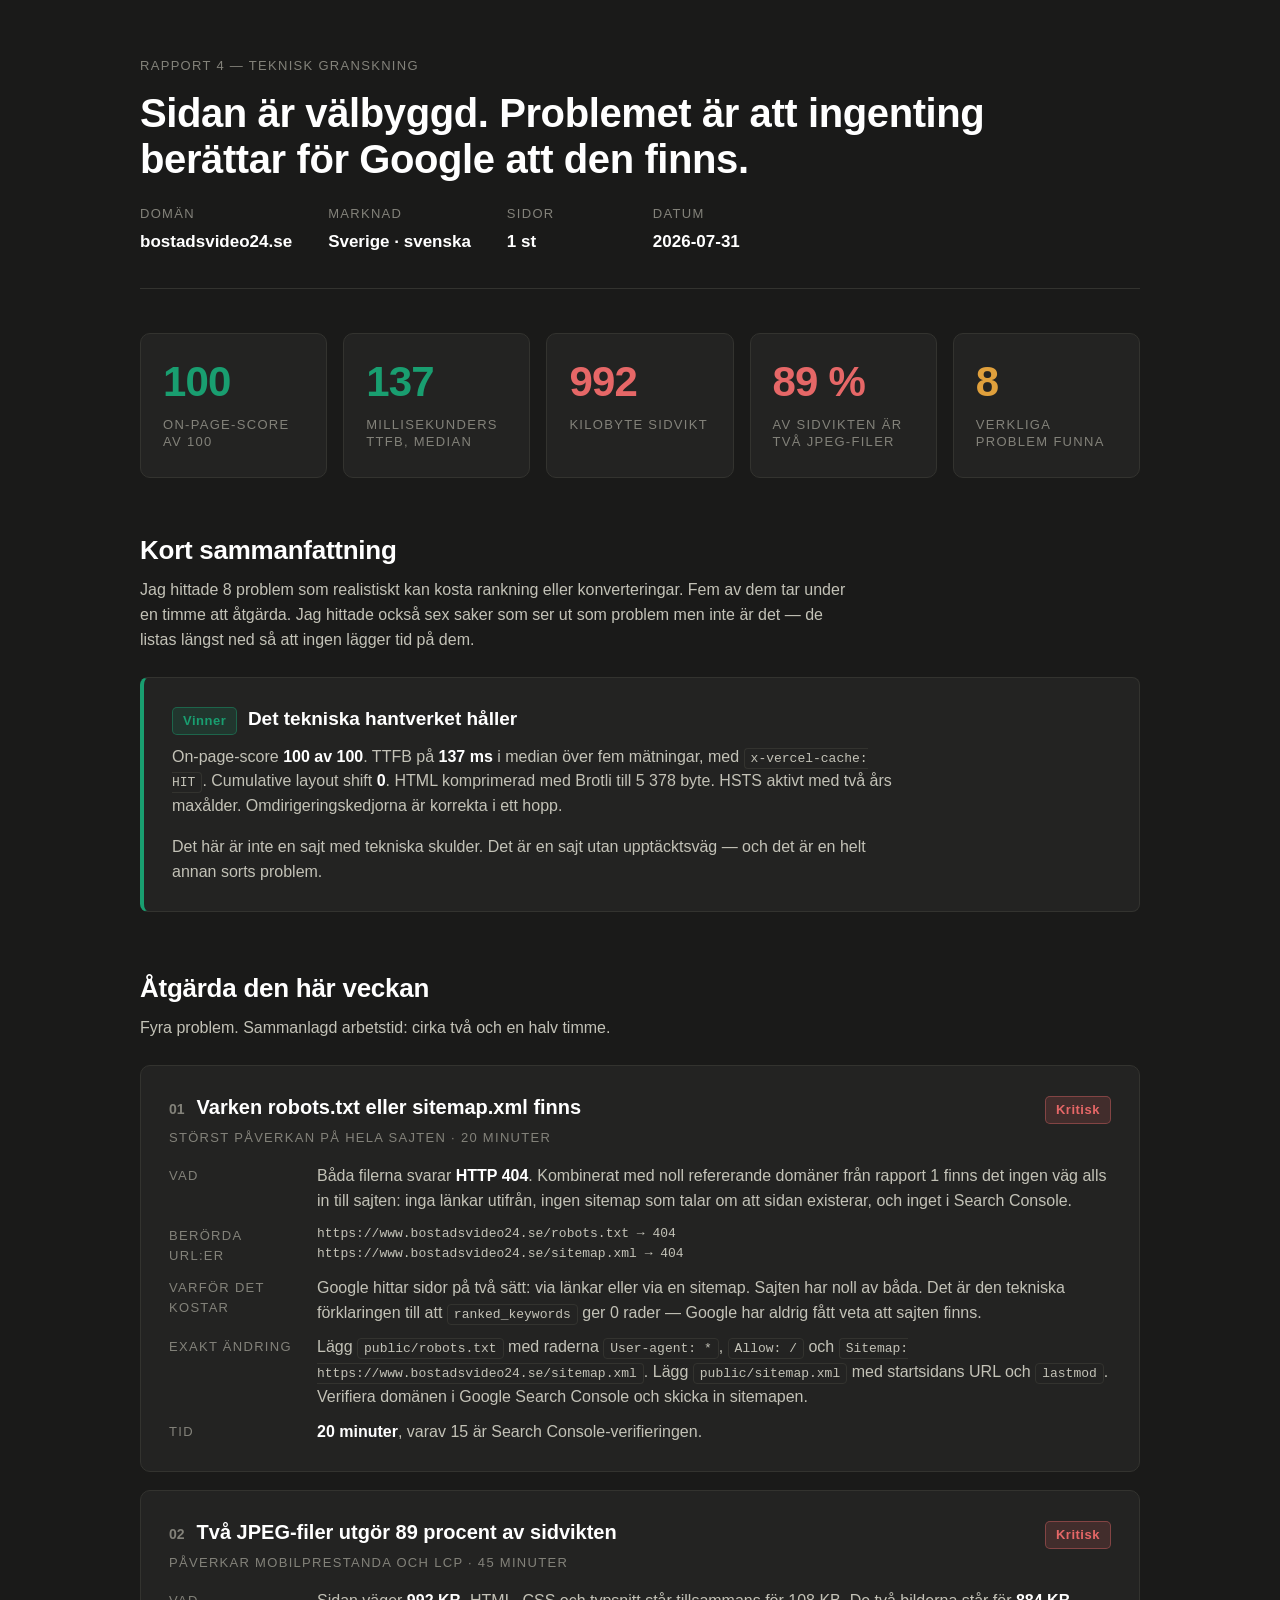
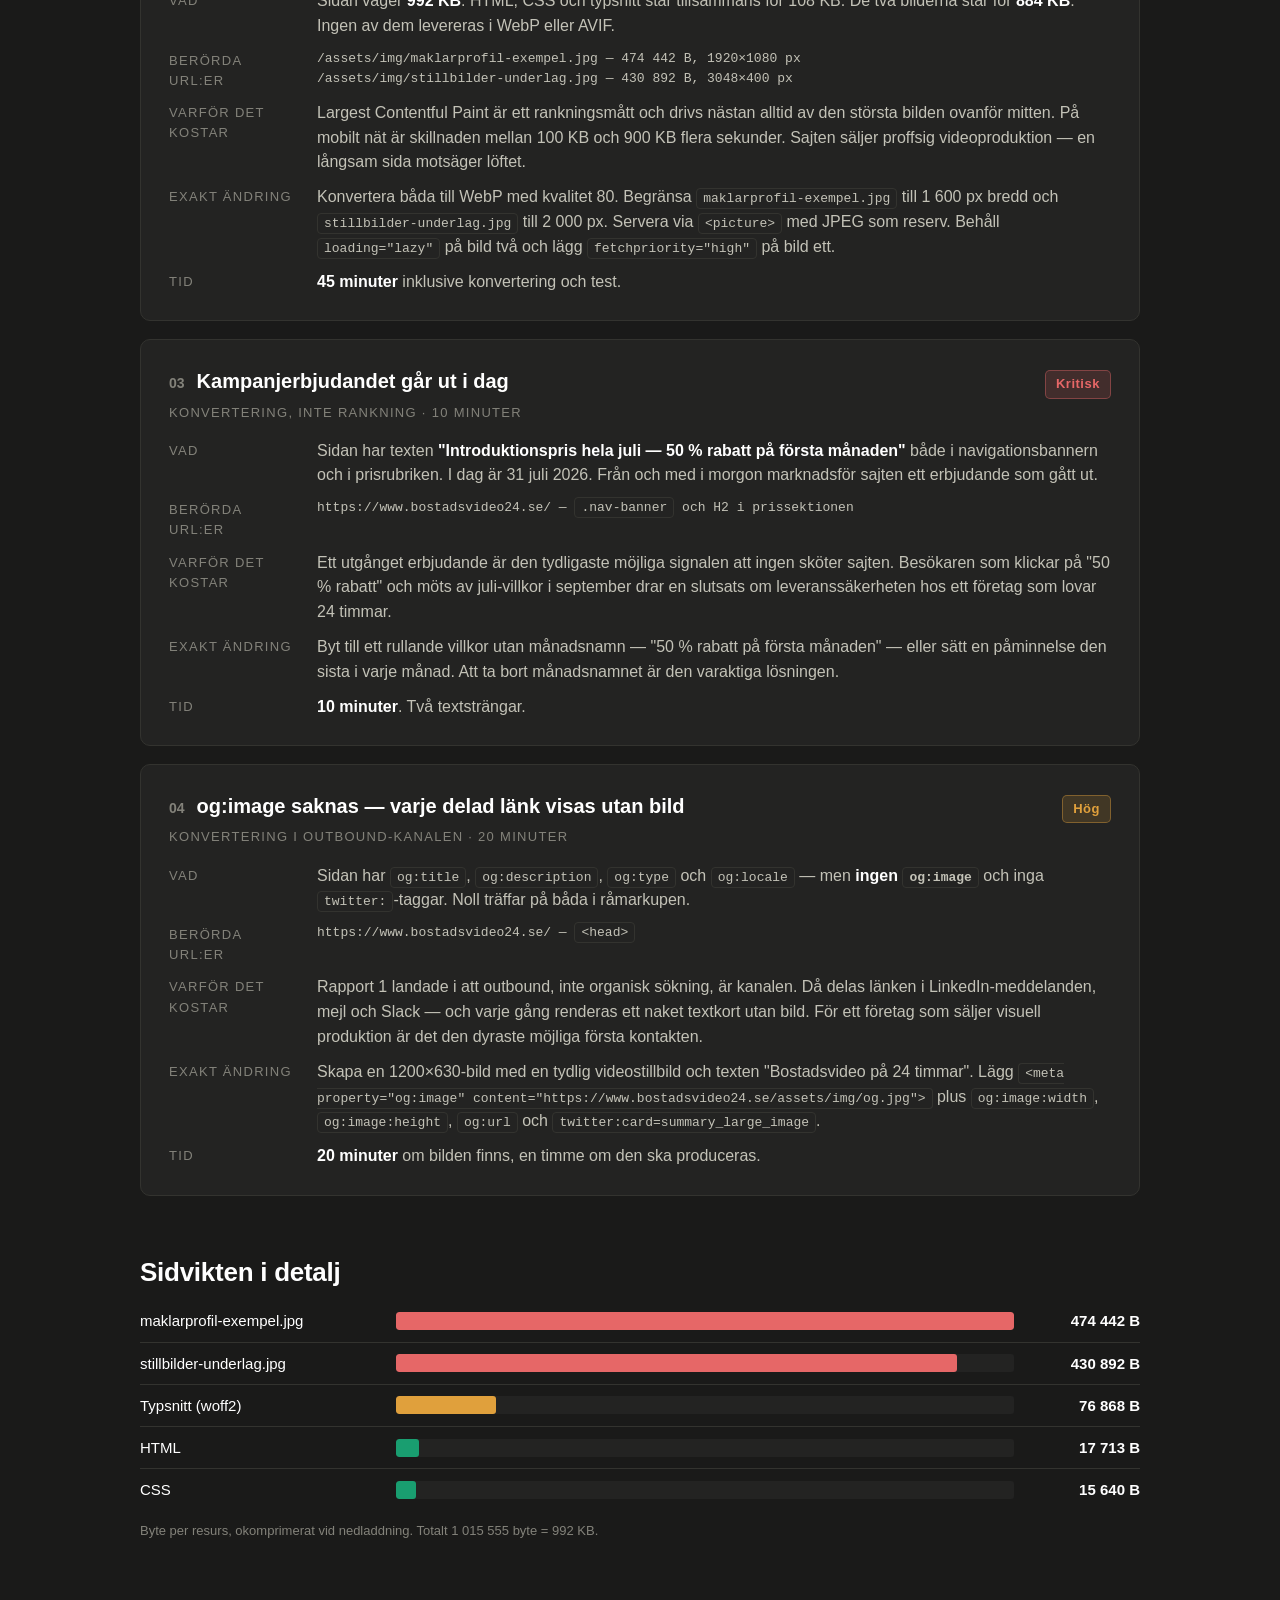
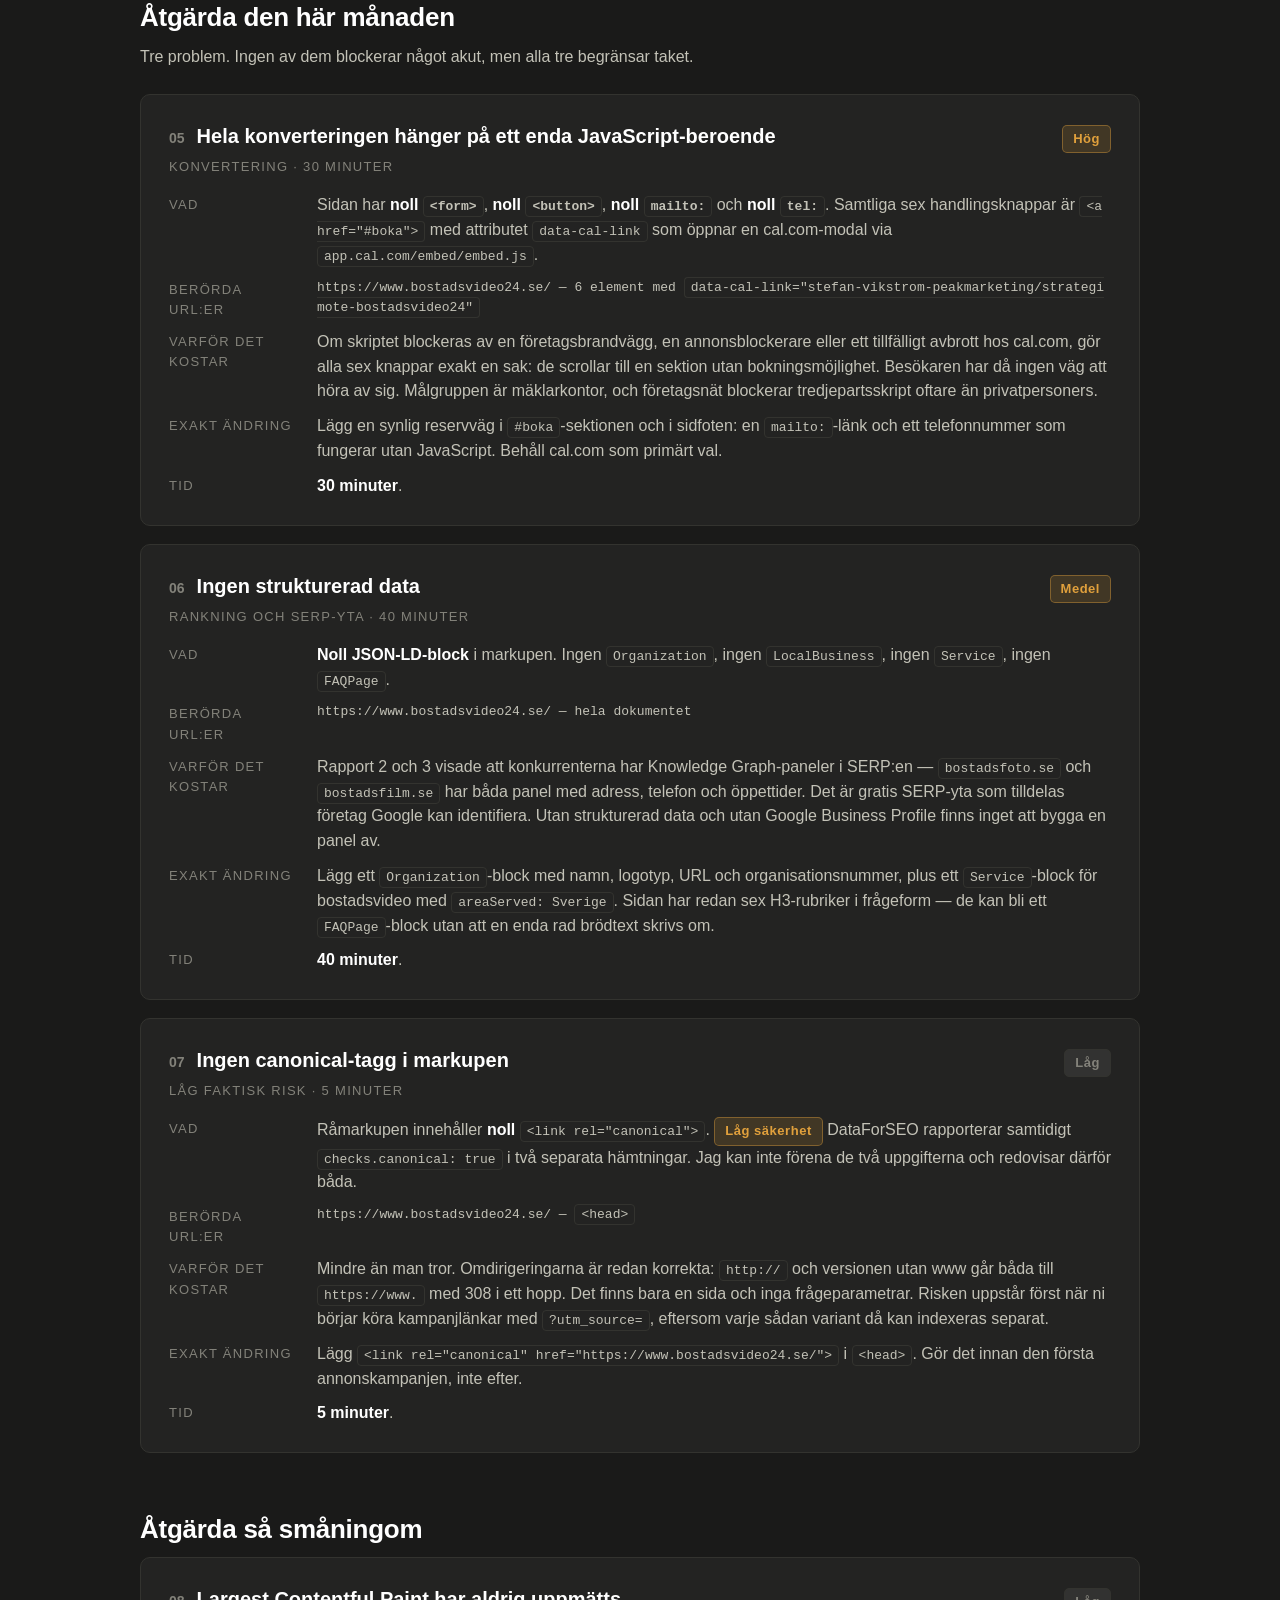
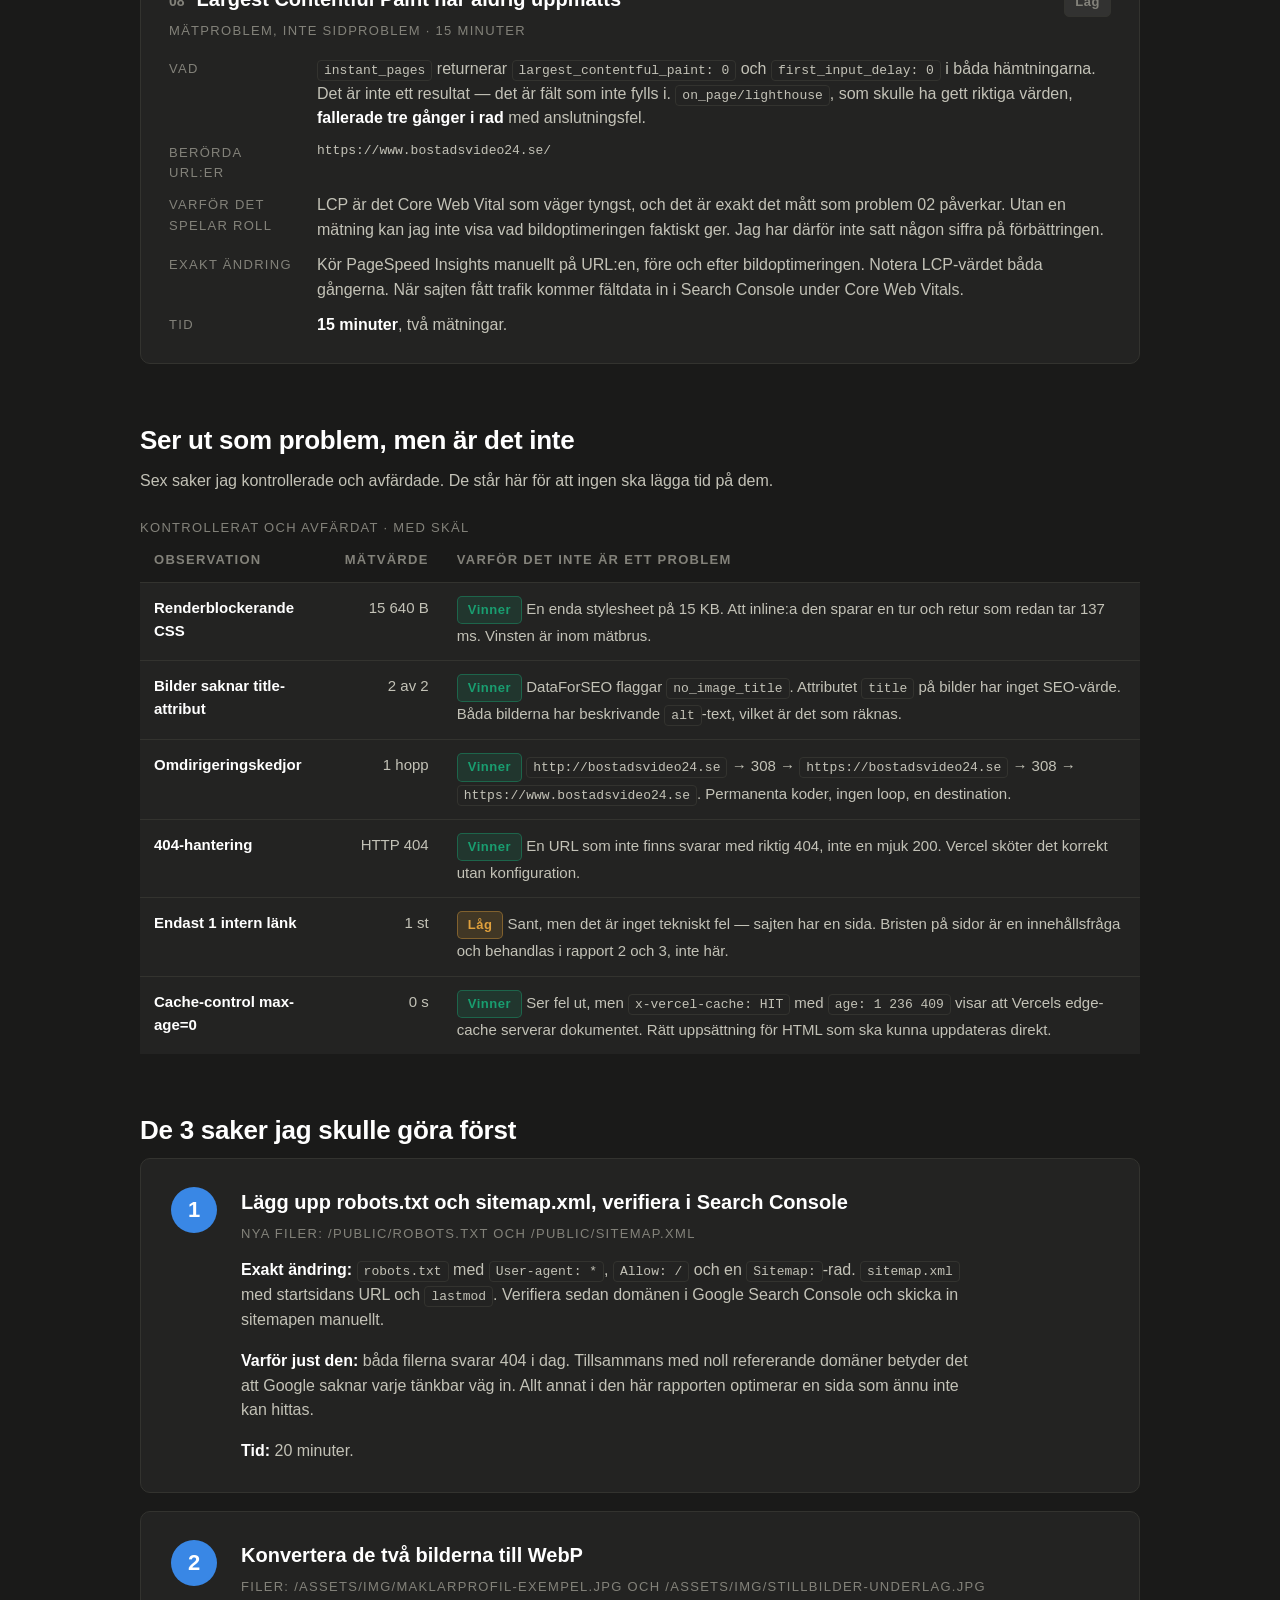
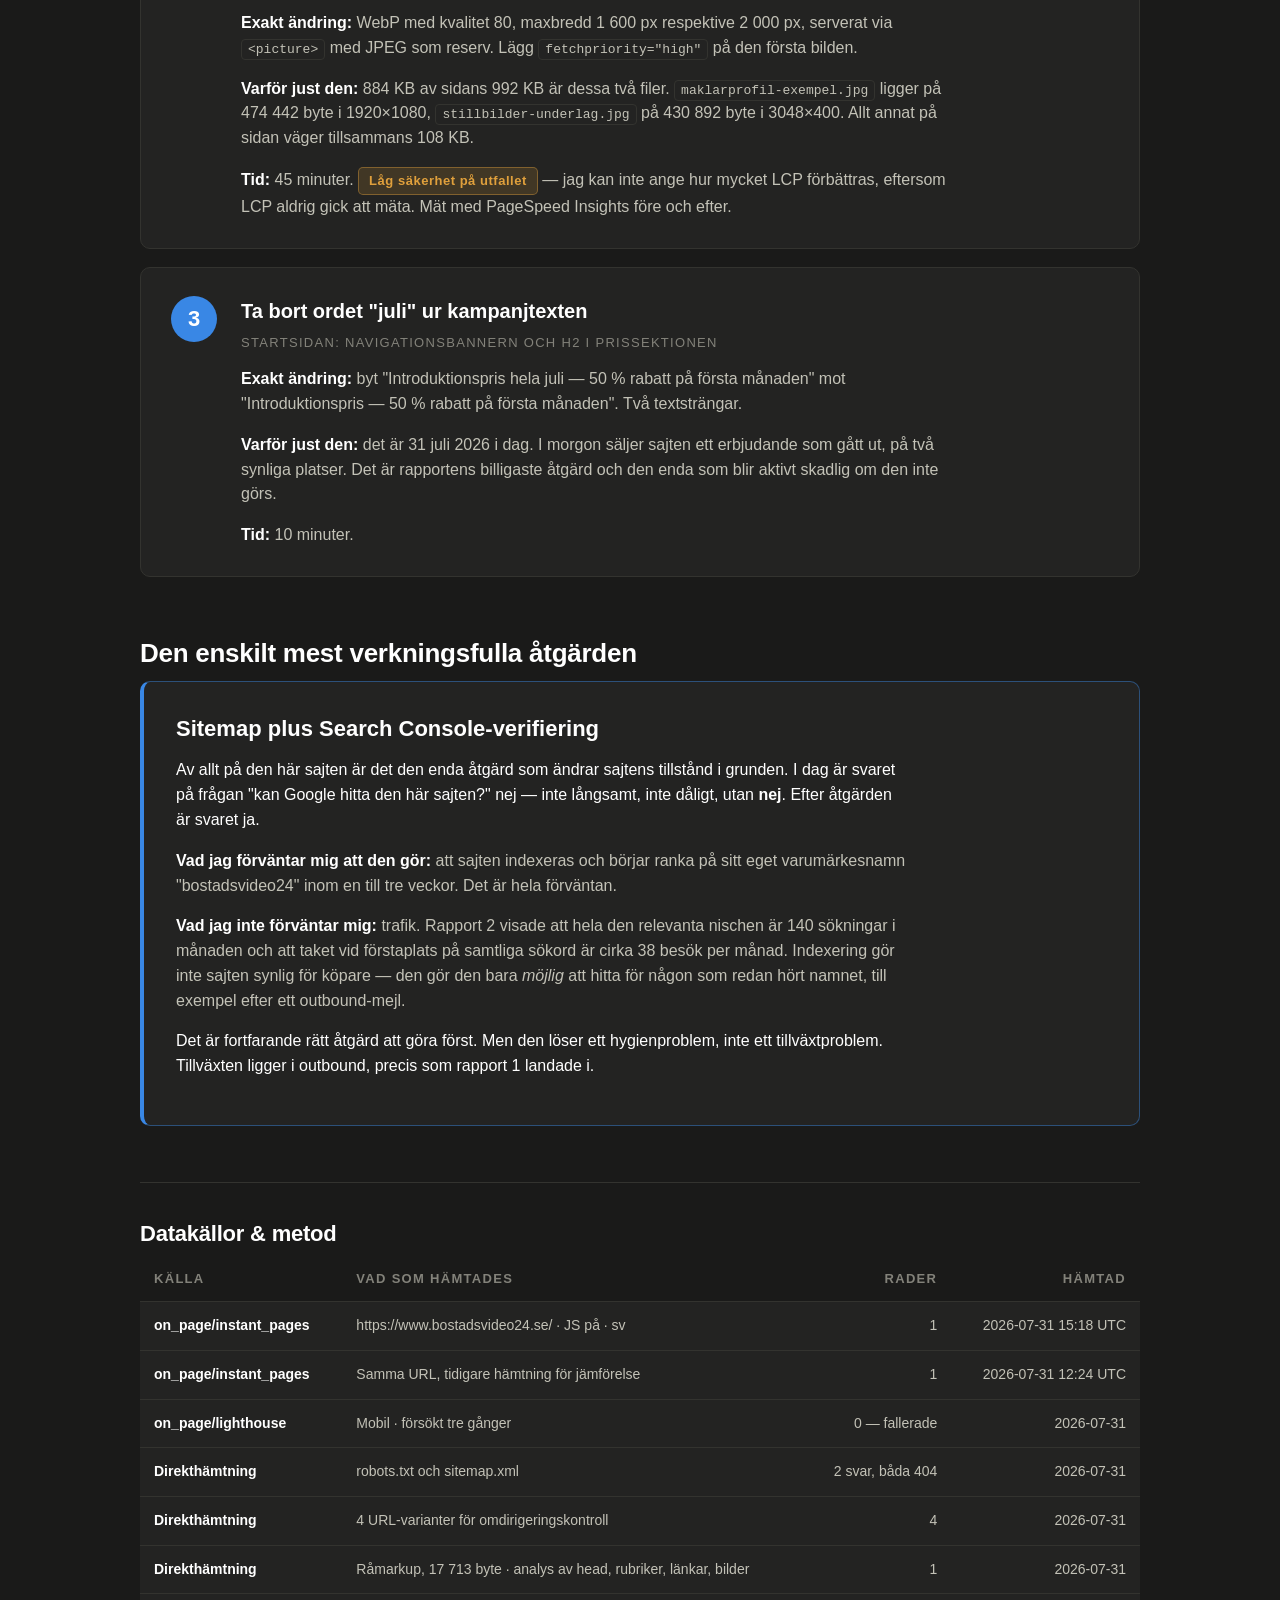
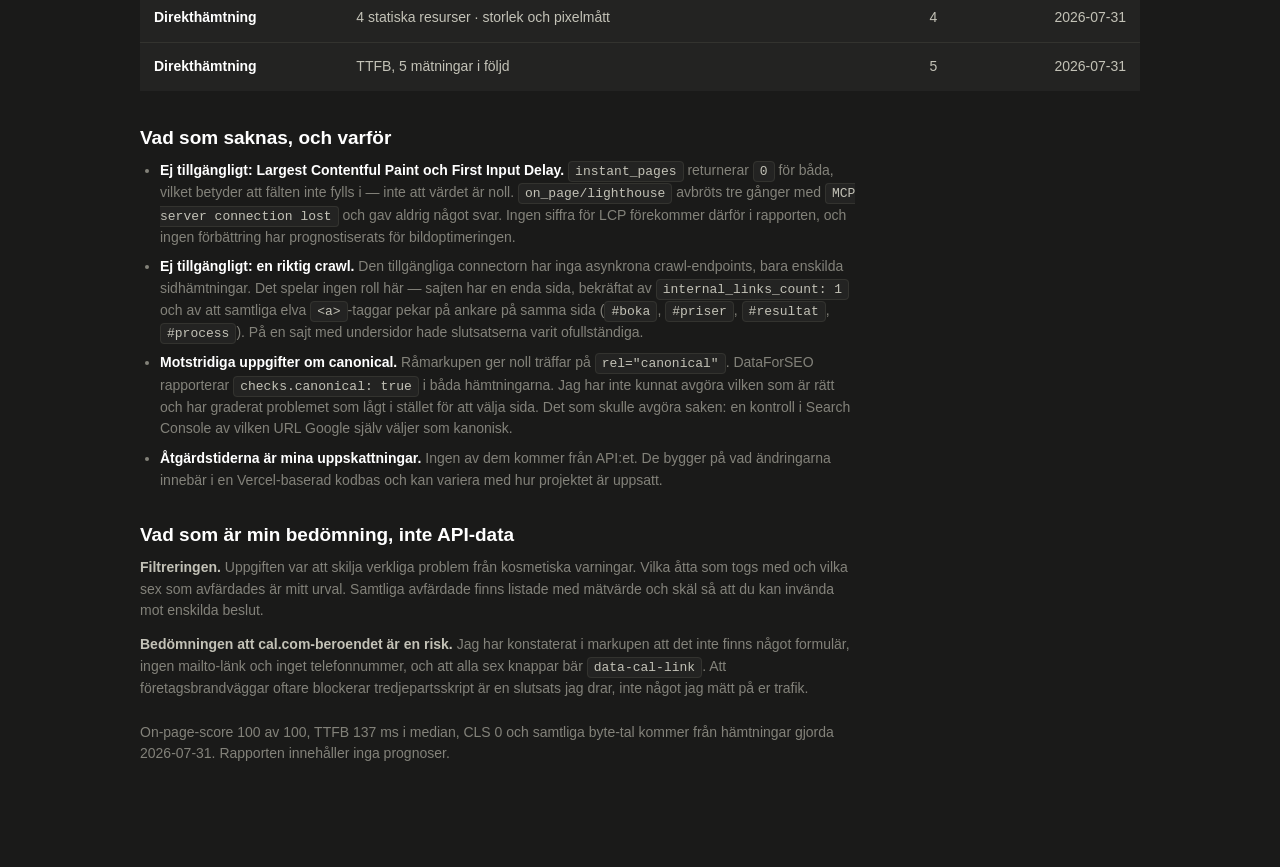
<file: seo/teknisk-granskning-bostadsvideo24.html>
<!DOCTYPE html>
<html lang="sv">
<head>
<meta charset="utf-8">
<meta name="viewport" content="width=device-width, initial-scale=1">
<title>Teknisk granskning — bostadsvideo24.se</title>
<style>
:root{
  --surface:#1a1a19;
  --card:#232322;
  --ink:#ffffff;
  --ink-2:#c3c2b7;
  --ink-3:#83827a;
  --rule:#33332f;
  --accent:#3987e5;
  --warn:#e0a03c;
  --bad:#e66767;
  --good:#199e70;
}
*{box-sizing:border-box}
html,body{margin:0;padding:0}
body{background:var(--surface);color:var(--ink);
  font-family:-apple-system,BlinkMacSystemFont,"Segoe UI",Inter,Helvetica,Arial,sans-serif;
  font-size:16px;line-height:1.55;-webkit-font-smoothing:antialiased}
.wrap{max-width:1080px;margin:0 auto;padding:56px 40px 96px}

header.rpt{border-bottom:1px solid var(--rule);padding-bottom:32px;margin-bottom:44px}
.eyebrow{font-size:13px;text-transform:uppercase;letter-spacing:.1em;color:var(--ink-3);margin:0 0 14px}
h1{font-size:40px;font-weight:700;line-height:1.15;margin:0 0 20px;letter-spacing:-.01em}
.meta{display:flex;flex-wrap:wrap;gap:36px;margin-top:22px}
.meta div{min-width:110px}
.meta .k{font-size:13px;text-transform:uppercase;letter-spacing:.1em;color:var(--ink-3);margin-bottom:5px}
.meta .v{font-size:17px;color:var(--ink);font-weight:600;font-variant-numeric:tabular-nums}

.heroes{display:grid;grid-template-columns:repeat(5,1fr);gap:16px;margin-bottom:52px}
.hero{background:var(--card);border:1px solid var(--rule);border-radius:10px;padding:26px 22px}
.hero .big{font-size:42px;font-weight:700;line-height:1.05;font-variant-numeric:tabular-nums;letter-spacing:-.02em}
.hero .lbl{font-size:13px;text-transform:uppercase;letter-spacing:.1em;color:var(--ink-3);margin-top:12px;line-height:1.35}
.hero.bad .big{color:var(--bad)}
.hero.warn .big{color:var(--warn)}
.hero.good .big{color:var(--good)}
.hero.accent .big{color:var(--accent)}

section{margin-bottom:56px}
h2{font-size:26px;font-weight:700;margin:0 0 8px;letter-spacing:-.01em}
.sub{color:var(--ink-2);font-size:16px;margin:0 0 24px;max-width:80ch}
h3{font-size:19px;font-weight:700;margin:0 0 8px}
p{margin:0 0 16px;color:var(--ink-2);max-width:82ch}
p.ink{color:var(--ink)}
strong{color:var(--ink);font-weight:600}

.callout{background:var(--card);border:1px solid var(--rule);border-left:4px solid var(--accent);border-radius:8px;padding:26px 28px;margin-bottom:26px}
.callout.badbar{border-left-color:var(--bad)}
.callout.warnbar{border-left-color:var(--warn)}
.callout.goodbar{border-left-color:var(--good)}
.callout h3{margin-bottom:10px}
.callout p:last-child{margin-bottom:0}

table{width:100%;border-collapse:collapse;margin:0 0 14px;font-size:15px}
caption{text-align:left;font-size:13px;text-transform:uppercase;letter-spacing:.1em;color:var(--ink-3);padding-bottom:12px}
th{text-align:left;font-size:13px;text-transform:uppercase;letter-spacing:.1em;color:var(--ink-3);font-weight:600;padding:0 14px 12px;border-bottom:1px solid var(--rule)}
th.num,td.num{text-align:right;font-variant-numeric:tabular-nums}
td{background:var(--card);padding:13px 14px;border-bottom:1px solid var(--rule);color:var(--ink-2);vertical-align:top}
td.kw{color:var(--ink);font-weight:600}
tbody tr:last-child td{border-bottom:none}
.note{font-size:14px;color:var(--ink-3);margin:0 0 8px;max-width:90ch}
code{font-family:ui-monospace,SFMono-Regular,Menlo,monospace;font-size:13px;color:var(--ink-2);background:var(--card);padding:2px 6px;border-radius:4px;border:1px solid var(--rule)}
.u{font-family:ui-monospace,SFMono-Regular,Menlo,monospace;font-size:13px;word-break:break-all}

.pill{display:inline-block;font-size:13px;font-weight:700;letter-spacing:.04em;padding:3px 10px;border-radius:5px;white-space:nowrap}
.pill.bad{background:rgba(230,103,103,.16);color:var(--bad);border:1px solid rgba(230,103,103,.4)}
.pill.warn{background:rgba(224,160,60,.16);color:var(--warn);border:1px solid rgba(224,160,60,.4)}
.pill.good{background:rgba(25,158,112,.16);color:var(--good);border:1px solid rgba(25,158,112,.45)}
.pill.accent{background:rgba(57,135,229,.16);color:var(--accent);border:1px solid rgba(57,135,229,.45)}
.pill.mute{background:rgba(131,130,122,.16);color:var(--ink-3);border:1px solid var(--rule)}

.bars{margin:8px 0 10px}
.bar-row{display:flex;align-items:center;gap:16px;padding:9px 0;border-bottom:1px solid var(--rule)}
.bar-row:last-child{border-bottom:none}
.bar-lbl{width:240px;flex:none;font-size:15px;color:var(--ink)}
.bar-track{flex:1;height:18px;background:var(--card);border-radius:3px;overflow:hidden}
.bar-fill{height:100%;background:var(--accent);border-radius:3px}
.bar-fill.good{background:var(--good)}
.bar-fill.warn{background:var(--warn)}
.bar-fill.bad{background:var(--bad)}
.bar-val{width:110px;flex:none;text-align:right;font-variant-numeric:tabular-nums;font-size:15px;font-weight:600;color:var(--ink)}
.axis{font-size:13px;color:var(--ink-3);margin-top:10px}

/* ISSUE CARDS */
.issue{background:var(--card);border:1px solid var(--rule);border-radius:10px;padding:26px 28px;margin-bottom:18px}
.issue-head{display:flex;flex-wrap:wrap;align-items:baseline;gap:12px;margin-bottom:4px}
.issue-head .rank{font-size:14px;color:var(--ink-3);font-variant-numeric:tabular-nums;font-weight:700}
.issue-head h3{margin:0;font-size:20px;flex:1;min-width:260px}
.issue-meta{font-size:13px;text-transform:uppercase;letter-spacing:.1em;color:var(--ink-3);margin-bottom:16px}
.issue dl{margin:0;display:grid;grid-template-columns:130px 1fr;gap:10px 18px}
.issue dt{font-size:13px;text-transform:uppercase;letter-spacing:.1em;color:var(--ink-3);padding-top:2px}
.issue dd{margin:0;color:var(--ink-2)}
.issue dd strong{color:var(--ink)}

.action{background:var(--card);border:1px solid var(--rule);border-radius:10px;padding:28px 30px;margin-bottom:18px;display:flex;gap:24px}
.action .n{flex:none;width:46px;height:46px;border-radius:50%;background:var(--accent);color:#fff;font-size:22px;font-weight:700;display:flex;align-items:center;justify-content:center;font-variant-numeric:tabular-nums}
.action .body{flex:1}
.action h3{margin-bottom:6px;font-size:20px}
.action .where{font-size:13px;text-transform:uppercase;letter-spacing:.1em;color:var(--ink-3);margin-bottom:14px}
.action p:last-child{margin-bottom:0}

.winner{background:var(--card);border:1px solid rgba(57,135,229,.45);border-left:4px solid var(--accent);border-radius:10px;padding:30px 32px}
.winner h3{font-size:22px;margin-bottom:12px}

footer.rpt{border-top:1px solid var(--rule);padding-top:34px;margin-top:16px}
footer.rpt h2{font-size:22px;margin-bottom:18px}
footer.rpt table{font-size:14px}
.fine{font-size:14px;color:var(--ink-3);max-width:92ch;margin:0 0 12px}
.fine strong{color:var(--ink-2)}
ul.fine-list{font-size:14px;color:var(--ink-3);max-width:92ch;padding-left:20px;margin:0 0 18px}
ul.fine-list li{margin-bottom:8px}
@media(max-width:900px){
  .heroes{grid-template-columns:repeat(2,1fr)}
  .wrap{padding:36px 22px 64px}
  h1{font-size:30px}
  .bar-lbl{width:130px}
  .issue dl{grid-template-columns:1fr;gap:4px 0}
  .issue dt{margin-top:10px}
}
</style>
</head>
<body>
<div class="wrap">

<header class="rpt">
  <p class="eyebrow">Rapport 4 — Teknisk granskning</p>
  <h1>Sidan är välbyggd. Problemet är att ingenting berättar för Google att den finns.</h1>
  <div class="meta">
    <div><div class="k">Domän</div><div class="v">bostadsvideo24.se</div></div>
    <div><div class="k">Marknad</div><div class="v">Sverige · svenska</div></div>
    <div><div class="k">Sidor</div><div class="v">1 st</div></div>
    <div><div class="k">Datum</div><div class="v">2026-07-31</div></div>
  </div>
</header>

<div class="heroes">
  <div class="hero good">
    <div class="big">100</div>
    <div class="lbl">On-page-score av 100</div>
  </div>
  <div class="hero good">
    <div class="big">137</div>
    <div class="lbl">Millisekunders TTFB, median</div>
  </div>
  <div class="hero bad">
    <div class="big">992</div>
    <div class="lbl">Kilobyte sidvikt</div>
  </div>
  <div class="hero bad">
    <div class="big">89 %</div>
    <div class="lbl">Av sidvikten är två JPEG-filer</div>
  </div>
  <div class="hero warn">
    <div class="big">8</div>
    <div class="lbl">Verkliga problem funna</div>
  </div>
</div>

<!-- SAMMANFATTNING -->
<section>
  <h2>Kort sammanfattning</h2>
  <p class="sub">Jag hittade 8 problem som realistiskt kan kosta rankning eller konverteringar. Fem av dem tar under en timme att åtgärda. Jag hittade också sex saker som ser ut som problem men inte är det — de listas längst ned så att ingen lägger tid på dem.</p>

  <div class="callout goodbar">
    <h3><span class="pill good">Vinner</span> &nbsp;Det tekniska hantverket håller</h3>
    <p>On-page-score <strong>100 av 100</strong>. TTFB på <strong>137 ms</strong> i median över fem mätningar, med <code>x-vercel-cache: HIT</code>. Cumulative layout shift <strong>0</strong>. HTML komprimerad med Brotli till 5 378 byte. HSTS aktivt med två års maxålder. Omdirigeringskedjorna är korrekta i ett hopp.</p>
    <p>Det här är inte en sajt med tekniska skulder. Det är en sajt utan upptäcktsväg — och det är en helt annan sorts problem.</p>
  </div>
</section>

<!-- ÅTGÄRDA DENNA VECKA -->
<section>
  <h2>Åtgärda den här veckan</h2>
  <p class="sub">Fyra problem. Sammanlagd arbetstid: cirka två och en halv timme.</p>

  <div class="issue">
    <div class="issue-head">
      <span class="rank">01</span>
      <h3>Varken robots.txt eller sitemap.xml finns</h3>
      <span class="pill bad">Kritisk</span>
    </div>
    <div class="issue-meta">Störst påverkan på hela sajten · 20 minuter</div>
    <dl>
      <dt>Vad</dt>
      <dd>Båda filerna svarar <strong>HTTP 404</strong>. Kombinerat med noll refererande domäner från rapport 1 finns det ingen väg alls in till sajten: inga länkar utifrån, ingen sitemap som talar om att sidan existerar, och inget i Search Console.</dd>
      <dt>Berörda URL:er</dt>
      <dd class="u">https://www.bostadsvideo24.se/robots.txt → 404<br>https://www.bostadsvideo24.se/sitemap.xml → 404</dd>
      <dt>Varför det kostar</dt>
      <dd>Google hittar sidor på två sätt: via länkar eller via en sitemap. Sajten har noll av båda. Det är den tekniska förklaringen till att <code>ranked_keywords</code> ger 0 rader — Google har aldrig fått veta att sajten finns.</dd>
      <dt>Exakt ändring</dt>
      <dd>Lägg <code>public/robots.txt</code> med raderna <code>User-agent: *</code>, <code>Allow: /</code> och <code>Sitemap: https://www.bostadsvideo24.se/sitemap.xml</code>. Lägg <code>public/sitemap.xml</code> med startsidans URL och <code>lastmod</code>. Verifiera domänen i Google Search Console och skicka in sitemapen.</dd>
      <dt>Tid</dt>
      <dd><strong>20 minuter</strong>, varav 15 är Search Console-verifieringen.</dd>
    </dl>
  </div>

  <div class="issue">
    <div class="issue-head">
      <span class="rank">02</span>
      <h3>Två JPEG-filer utgör 89 procent av sidvikten</h3>
      <span class="pill bad">Kritisk</span>
    </div>
    <div class="issue-meta">Påverkar mobilprestanda och LCP · 45 minuter</div>
    <dl>
      <dt>Vad</dt>
      <dd>Sidan väger <strong>992 KB</strong>. HTML, CSS och typsnitt står tillsammans för 108 KB. De två bilderna står för <strong>884 KB</strong>. Ingen av dem levereras i WebP eller AVIF.</dd>
      <dt>Berörda URL:er</dt>
      <dd class="u">/assets/img/maklarprofil-exempel.jpg — 474 442 B, 1920×1080 px<br>/assets/img/stillbilder-underlag.jpg — 430 892 B, 3048×400 px</dd>
      <dt>Varför det kostar</dt>
      <dd>Largest Contentful Paint är ett rankningsmått och drivs nästan alltid av den största bilden ovanför mitten. På mobilt nät är skillnaden mellan 100 KB och 900 KB flera sekunder. Sajten säljer proffsig videoproduktion — en långsam sida motsäger löftet.</dd>
      <dt>Exakt ändring</dt>
      <dd>Konvertera båda till WebP med kvalitet 80. Begränsa <code>maklarprofil-exempel.jpg</code> till 1 600 px bredd och <code>stillbilder-underlag.jpg</code> till 2 000 px. Servera via <code>&lt;picture&gt;</code> med JPEG som reserv. Behåll <code>loading="lazy"</code> på bild två och lägg <code>fetchpriority="high"</code> på bild ett.</dd>
      <dt>Tid</dt>
      <dd><strong>45 minuter</strong> inklusive konvertering och test.</dd>
    </dl>
  </div>

  <div class="issue">
    <div class="issue-head">
      <span class="rank">03</span>
      <h3>Kampanjerbjudandet går ut i dag</h3>
      <span class="pill bad">Kritisk</span>
    </div>
    <div class="issue-meta">Konvertering, inte rankning · 10 minuter</div>
    <dl>
      <dt>Vad</dt>
      <dd>Sidan har texten <strong>"Introduktionspris hela juli — 50 % rabatt på första månaden"</strong> både i navigationsbannern och i prisrubriken. I dag är 31 juli 2026. Från och med i morgon marknadsför sajten ett erbjudande som gått ut.</dd>
      <dt>Berörda URL:er</dt>
      <dd class="u">https://www.bostadsvideo24.se/ — <code>.nav-banner</code> och H2 i prissektionen</dd>
      <dt>Varför det kostar</dt>
      <dd>Ett utgånget erbjudande är den tydligaste möjliga signalen att ingen sköter sajten. Besökaren som klickar på "50 % rabatt" och möts av juli-villkor i september drar en slutsats om leveranssäkerheten hos ett företag som lovar 24 timmar.</dd>
      <dt>Exakt ändring</dt>
      <dd>Byt till ett rullande villkor utan månadsnamn — "50 % rabatt på första månaden" — eller sätt en påminnelse den sista i varje månad. Att ta bort månadsnamnet är den varaktiga lösningen.</dd>
      <dt>Tid</dt>
      <dd><strong>10 minuter</strong>. Två textsträngar.</dd>
    </dl>
  </div>

  <div class="issue">
    <div class="issue-head">
      <span class="rank">04</span>
      <h3>og:image saknas — varje delad länk visas utan bild</h3>
      <span class="pill warn">Hög</span>
    </div>
    <div class="issue-meta">Konvertering i outbound-kanalen · 20 minuter</div>
    <dl>
      <dt>Vad</dt>
      <dd>Sidan har <code>og:title</code>, <code>og:description</code>, <code>og:type</code> och <code>og:locale</code> — men <strong>ingen <code>og:image</code></strong> och inga <code>twitter:</code>-taggar. Noll träffar på båda i råmarkupen.</dd>
      <dt>Berörda URL:er</dt>
      <dd class="u">https://www.bostadsvideo24.se/ — <code>&lt;head&gt;</code></dd>
      <dt>Varför det kostar</dt>
      <dd>Rapport 1 landade i att outbound, inte organisk sökning, är kanalen. Då delas länken i LinkedIn-meddelanden, mejl och Slack — och varje gång renderas ett naket textkort utan bild. För ett företag som säljer visuell produktion är det den dyraste möjliga första kontakten.</dd>
      <dt>Exakt ändring</dt>
      <dd>Skapa en 1200×630-bild med en tydlig videostillbild och texten "Bostadsvideo på 24 timmar". Lägg <code>&lt;meta property="og:image" content="https://www.bostadsvideo24.se/assets/img/og.jpg"&gt;</code> plus <code>og:image:width</code>, <code>og:image:height</code>, <code>og:url</code> och <code>twitter:card=summary_large_image</code>.</dd>
      <dt>Tid</dt>
      <dd><strong>20 minuter</strong> om bilden finns, en timme om den ska produceras.</dd>
    </dl>
  </div>
</section>

<!-- SIDVIKT-DIAGRAM -->
<section>
  <h2>Sidvikten i detalj</h2>
  <div class="bars">
    <div class="bar-row">
      <div class="bar-lbl">maklarprofil-exempel.jpg</div>
      <div class="bar-track"><div class="bar-fill bad" style="width:100%"></div></div>
      <div class="bar-val">474 442 B</div>
    </div>
    <div class="bar-row">
      <div class="bar-lbl">stillbilder-underlag.jpg</div>
      <div class="bar-track"><div class="bar-fill bad" style="width:90.8%"></div></div>
      <div class="bar-val">430 892 B</div>
    </div>
    <div class="bar-row">
      <div class="bar-lbl">Typsnitt (woff2)</div>
      <div class="bar-track"><div class="bar-fill warn" style="width:16.2%"></div></div>
      <div class="bar-val">76 868 B</div>
    </div>
    <div class="bar-row">
      <div class="bar-lbl">HTML</div>
      <div class="bar-track"><div class="bar-fill good" style="width:3.7%"></div></div>
      <div class="bar-val">17 713 B</div>
    </div>
    <div class="bar-row">
      <div class="bar-lbl">CSS</div>
      <div class="bar-track"><div class="bar-fill good" style="width:3.3%"></div></div>
      <div class="bar-val">15 640 B</div>
    </div>
  </div>
  <p class="axis">Byte per resurs, okomprimerat vid nedladdning. Totalt 1 015 555 byte = 992 KB.</p>
</section>

<!-- ÅTGÄRDA DENNA MÅNAD -->
<section>
  <h2>Åtgärda den här månaden</h2>
  <p class="sub">Tre problem. Ingen av dem blockerar något akut, men alla tre begränsar taket.</p>

  <div class="issue">
    <div class="issue-head">
      <span class="rank">05</span>
      <h3>Hela konverteringen hänger på ett enda JavaScript-beroende</h3>
      <span class="pill warn">Hög</span>
    </div>
    <div class="issue-meta">Konvertering · 30 minuter</div>
    <dl>
      <dt>Vad</dt>
      <dd>Sidan har <strong>noll <code>&lt;form&gt;</code></strong>, <strong>noll <code>&lt;button&gt;</code></strong>, <strong>noll <code>mailto:</code></strong> och <strong>noll <code>tel:</code></strong>. Samtliga sex handlingsknappar är <code>&lt;a href="#boka"&gt;</code> med attributet <code>data-cal-link</code> som öppnar en cal.com-modal via <code>app.cal.com/embed/embed.js</code>.</dd>
      <dt>Berörda URL:er</dt>
      <dd class="u">https://www.bostadsvideo24.se/ — 6 element med <code>data-cal-link="stefan-vikstrom-peakmarketing/strategimote-bostadsvideo24"</code></dd>
      <dt>Varför det kostar</dt>
      <dd>Om skriptet blockeras av en företagsbrandvägg, en annonsblockerare eller ett tillfälligt avbrott hos cal.com, gör alla sex knappar exakt en sak: de scrollar till en sektion utan bokningsmöjlighet. Besökaren har då ingen väg att höra av sig. Målgruppen är mäklarkontor, och företagsnät blockerar tredjepartsskript oftare än privatpersoners.</dd>
      <dt>Exakt ändring</dt>
      <dd>Lägg en synlig reservväg i <code>#boka</code>-sektionen och i sidfoten: en <code>mailto:</code>-länk och ett telefonnummer som fungerar utan JavaScript. Behåll cal.com som primärt val.</dd>
      <dt>Tid</dt>
      <dd><strong>30 minuter</strong>.</dd>
    </dl>
  </div>

  <div class="issue">
    <div class="issue-head">
      <span class="rank">06</span>
      <h3>Ingen strukturerad data</h3>
      <span class="pill warn">Medel</span>
    </div>
    <div class="issue-meta">Rankning och SERP-yta · 40 minuter</div>
    <dl>
      <dt>Vad</dt>
      <dd><strong>Noll JSON-LD-block</strong> i markupen. Ingen <code>Organization</code>, ingen <code>LocalBusiness</code>, ingen <code>Service</code>, ingen <code>FAQPage</code>.</dd>
      <dt>Berörda URL:er</dt>
      <dd class="u">https://www.bostadsvideo24.se/ — hela dokumentet</dd>
      <dt>Varför det kostar</dt>
      <dd>Rapport 2 och 3 visade att konkurrenterna har Knowledge Graph-paneler i SERP:en — <code>bostadsfoto.se</code> och <code>bostadsfilm.se</code> har båda panel med adress, telefon och öppettider. Det är gratis SERP-yta som tilldelas företag Google kan identifiera. Utan strukturerad data och utan Google Business Profile finns inget att bygga en panel av.</dd>
      <dt>Exakt ändring</dt>
      <dd>Lägg ett <code>Organization</code>-block med namn, logotyp, URL och organisationsnummer, plus ett <code>Service</code>-block för bostadsvideo med <code>areaServed: Sverige</code>. Sidan har redan sex H3-rubriker i frågeform — de kan bli ett <code>FAQPage</code>-block utan att en enda rad brödtext skrivs om.</dd>
      <dt>Tid</dt>
      <dd><strong>40 minuter</strong>.</dd>
    </dl>
  </div>

  <div class="issue">
    <div class="issue-head">
      <span class="rank">07</span>
      <h3>Ingen canonical-tagg i markupen</h3>
      <span class="pill mute">Låg</span>
    </div>
    <div class="issue-meta">Låg faktisk risk · 5 minuter</div>
    <dl>
      <dt>Vad</dt>
      <dd>Råmarkupen innehåller <strong>noll</strong> <code>&lt;link rel="canonical"&gt;</code>. <span class="pill warn">Låg säkerhet</span> DataForSEO rapporterar samtidigt <code>checks.canonical: true</code> i två separata hämtningar. Jag kan inte förena de två uppgifterna och redovisar därför båda.</dd>
      <dt>Berörda URL:er</dt>
      <dd class="u">https://www.bostadsvideo24.se/ — <code>&lt;head&gt;</code></dd>
      <dt>Varför det kostar</dt>
      <dd>Mindre än man tror. Omdirigeringarna är redan korrekta: <code>http://</code> och versionen utan www går båda till <code>https://www.</code> med 308 i ett hopp. Det finns bara en sida och inga frågeparametrar. Risken uppstår först när ni börjar köra kampanjlänkar med <code>?utm_source=</code>, eftersom varje sådan variant då kan indexeras separat.</dd>
      <dt>Exakt ändring</dt>
      <dd>Lägg <code>&lt;link rel="canonical" href="https://www.bostadsvideo24.se/"&gt;</code> i <code>&lt;head&gt;</code>. Gör det innan den första annonskampanjen, inte efter.</dd>
      <dt>Tid</dt>
      <dd><strong>5 minuter</strong>.</dd>
    </dl>
  </div>
</section>

<!-- SÅ SMÅNINGOM -->
<section>
  <h2>Åtgärda så småningom</h2>

  <div class="issue">
    <div class="issue-head">
      <span class="rank">08</span>
      <h3>Largest Contentful Paint har aldrig uppmätts</h3>
      <span class="pill mute">Låg</span>
    </div>
    <div class="issue-meta">Mätproblem, inte sidproblem · 15 minuter</div>
    <dl>
      <dt>Vad</dt>
      <dd><code>instant_pages</code> returnerar <code>largest_contentful_paint: 0</code> och <code>first_input_delay: 0</code> i båda hämtningarna. Det är inte ett resultat — det är fält som inte fylls i. <code>on_page/lighthouse</code>, som skulle ha gett riktiga värden, <strong>fallerade tre gånger i rad</strong> med anslutningsfel.</dd>
      <dt>Berörda URL:er</dt>
      <dd class="u">https://www.bostadsvideo24.se/</dd>
      <dt>Varför det spelar roll</dt>
      <dd>LCP är det Core Web Vital som väger tyngst, och det är exakt det mått som problem 02 påverkar. Utan en mätning kan jag inte visa vad bildoptimeringen faktiskt ger. Jag har därför inte satt någon siffra på förbättringen.</dd>
      <dt>Exakt ändring</dt>
      <dd>Kör PageSpeed Insights manuellt på URL:en, före och efter bildoptimeringen. Notera LCP-värdet båda gångerna. När sajten fått trafik kommer fältdata in i Search Console under Core Web Vitals.</dd>
      <dt>Tid</dt>
      <dd><strong>15 minuter</strong>, två mätningar.</dd>
    </dl>
  </div>
</section>

<!-- FALSKA LARM -->
<section>
  <h2>Ser ut som problem, men är det inte</h2>
  <p class="sub">Sex saker jag kontrollerade och avfärdade. De står här för att ingen ska lägga tid på dem.</p>

  <table>
    <caption>Kontrollerat och avfärdat · med skäl</caption>
    <thead>
      <tr><th>Observation</th><th class="num">Mätvärde</th><th>Varför det inte är ett problem</th></tr>
    </thead>
    <tbody>
      <tr>
        <td class="kw">Renderblockerande CSS</td><td class="num">15 640 B</td>
        <td><span class="pill good">Vinner</span> En enda stylesheet på 15 KB. Att inline:a den sparar en tur och retur som redan tar 137 ms. Vinsten är inom mätbrus.</td>
      </tr>
      <tr>
        <td class="kw">Bilder saknar title-attribut</td><td class="num">2 av 2</td>
        <td><span class="pill good">Vinner</span> DataForSEO flaggar <code>no_image_title</code>. Attributet <code>title</code> på bilder har inget SEO-värde. Båda bilderna har beskrivande <code>alt</code>-text, vilket är det som räknas.</td>
      </tr>
      <tr>
        <td class="kw">Omdirigeringskedjor</td><td class="num">1 hopp</td>
        <td><span class="pill good">Vinner</span> <code>http://bostadsvideo24.se</code> → 308 → <code>https://bostadsvideo24.se</code> → 308 → <code>https://www.bostadsvideo24.se</code>. Permanenta koder, ingen loop, en destination.</td>
      </tr>
      <tr>
        <td class="kw">404-hantering</td><td class="num">HTTP 404</td>
        <td><span class="pill good">Vinner</span> En URL som inte finns svarar med riktig 404, inte en mjuk 200. Vercel sköter det korrekt utan konfiguration.</td>
      </tr>
      <tr>
        <td class="kw">Endast 1 intern länk</td><td class="num">1 st</td>
        <td><span class="pill warn">Låg</span> Sant, men det är inget tekniskt fel — sajten har en sida. Bristen på sidor är en innehållsfråga och behandlas i rapport 2 och 3, inte här.</td>
      </tr>
      <tr>
        <td class="kw">Cache-control max-age=0</td><td class="num">0 s</td>
        <td><span class="pill good">Vinner</span> Ser fel ut, men <code>x-vercel-cache: HIT</code> med <code>age: 1 236 409</code> visar att Vercels edge-cache serverar dokumentet. Rätt uppsättning för HTML som ska kunna uppdateras direkt.</td>
      </tr>
    </tbody>
  </table>
</section>

<!-- DE 3 SAKERNA -->
<section>
  <h2>De 3 saker jag skulle göra först</h2>

  <div class="action">
    <div class="n">1</div>
    <div class="body">
      <h3>Lägg upp robots.txt och sitemap.xml, verifiera i Search Console</h3>
      <div class="where">Nya filer: /public/robots.txt och /public/sitemap.xml</div>
      <p><strong>Exakt ändring:</strong> <code>robots.txt</code> med <code>User-agent: *</code>, <code>Allow: /</code> och en <code>Sitemap:</code>-rad. <code>sitemap.xml</code> med startsidans URL och <code>lastmod</code>. Verifiera sedan domänen i Google Search Console och skicka in sitemapen manuellt.</p>
      <p><strong>Varför just den:</strong> båda filerna svarar 404 i dag. Tillsammans med noll refererande domäner betyder det att Google saknar varje tänkbar väg in. Allt annat i den här rapporten optimerar en sida som ännu inte kan hittas.</p>
      <p><strong>Tid:</strong> 20 minuter.</p>
    </div>
  </div>

  <div class="action">
    <div class="n">2</div>
    <div class="body">
      <h3>Konvertera de två bilderna till WebP</h3>
      <div class="where">Filer: /assets/img/maklarprofil-exempel.jpg och /assets/img/stillbilder-underlag.jpg</div>
      <p><strong>Exakt ändring:</strong> WebP med kvalitet 80, maxbredd 1 600 px respektive 2 000 px, serverat via <code>&lt;picture&gt;</code> med JPEG som reserv. Lägg <code>fetchpriority="high"</code> på den första bilden.</p>
      <p><strong>Varför just den:</strong> 884 KB av sidans 992 KB är dessa två filer. <code>maklarprofil-exempel.jpg</code> ligger på 474 442 byte i 1920×1080, <code>stillbilder-underlag.jpg</code> på 430 892 byte i 3048×400. Allt annat på sidan väger tillsammans 108 KB.</p>
      <p><strong>Tid:</strong> 45 minuter. <span class="pill warn">Låg säkerhet på utfallet</span> — jag kan inte ange hur mycket LCP förbättras, eftersom LCP aldrig gick att mäta. Mät med PageSpeed Insights före och efter.</p>
    </div>
  </div>

  <div class="action">
    <div class="n">3</div>
    <div class="body">
      <h3>Ta bort ordet "juli" ur kampanjtexten</h3>
      <div class="where">Startsidan: navigationsbannern och H2 i prissektionen</div>
      <p><strong>Exakt ändring:</strong> byt "Introduktionspris hela juli — 50 % rabatt på första månaden" mot "Introduktionspris — 50 % rabatt på första månaden". Två textsträngar.</p>
      <p><strong>Varför just den:</strong> det är 31 juli 2026 i dag. I morgon säljer sajten ett erbjudande som gått ut, på två synliga platser. Det är rapportens billigaste åtgärd och den enda som blir aktivt skadlig om den inte görs.</p>
      <p><strong>Tid:</strong> 10 minuter.</p>
    </div>
  </div>
</section>

<!-- MEST VERKNINGSFULLA -->
<section>
  <h2>Den enskilt mest verkningsfulla åtgärden</h2>

  <div class="winner">
    <h3>Sitemap plus Search Console-verifiering</h3>
    <p class="ink">Av allt på den här sajten är det den enda åtgärd som ändrar sajtens tillstånd i grunden. I dag är svaret på frågan "kan Google hitta den här sajten?" nej — inte långsamt, inte dåligt, utan <strong>nej</strong>. Efter åtgärden är svaret ja.</p>
    <p><strong>Vad jag förväntar mig att den gör:</strong> att sajten indexeras och börjar ranka på sitt eget varumärkesnamn "bostadsvideo24" inom en till tre veckor. Det är hela förväntan.</p>
    <p><strong>Vad jag inte förväntar mig:</strong> trafik. Rapport 2 visade att hela den relevanta nischen är 140 sökningar i månaden och att taket vid förstaplats på samtliga sökord är cirka 38 besök per månad. Indexering gör inte sajten synlig för köpare — den gör den bara <em>möjlig</em> att hitta för någon som redan hört namnet, till exempel efter ett outbound-mejl.</p>
    <p class="ink">Det är fortfarande rätt åtgärd att göra först. Men den löser ett hygienproblem, inte ett tillväxtproblem. Tillväxten ligger i outbound, precis som rapport 1 landade i.</p>
  </div>
</section>

<!-- FOOTER -->
<footer class="rpt">
  <h2>Datakällor &amp; metod</h2>

  <table>
    <thead><tr><th>Källa</th><th>Vad som hämtades</th><th class="num">Rader</th><th class="num">Hämtad</th></tr></thead>
    <tbody>
      <tr><td class="kw">on_page/instant_pages</td><td>https://www.bostadsvideo24.se/ · JS på · sv</td><td class="num">1</td><td class="num">2026-07-31 15:18 UTC</td></tr>
      <tr><td class="kw">on_page/instant_pages</td><td>Samma URL, tidigare hämtning för jämförelse</td><td class="num">1</td><td class="num">2026-07-31 12:24 UTC</td></tr>
      <tr><td class="kw">on_page/lighthouse</td><td>Mobil · försökt tre gånger</td><td class="num">0 — fallerade</td><td class="num">2026-07-31</td></tr>
      <tr><td class="kw">Direkthämtning</td><td>robots.txt och sitemap.xml</td><td class="num">2 svar, båda 404</td><td class="num">2026-07-31</td></tr>
      <tr><td class="kw">Direkthämtning</td><td>4 URL-varianter för omdirigeringskontroll</td><td class="num">4</td><td class="num">2026-07-31</td></tr>
      <tr><td class="kw">Direkthämtning</td><td>Råmarkup, 17 713 byte · analys av head, rubriker, länkar, bilder</td><td class="num">1</td><td class="num">2026-07-31</td></tr>
      <tr><td class="kw">Direkthämtning</td><td>4 statiska resurser · storlek och pixelmått</td><td class="num">4</td><td class="num">2026-07-31</td></tr>
      <tr><td class="kw">Direkthämtning</td><td>TTFB, 5 mätningar i följd</td><td class="num">5</td><td class="num">2026-07-31</td></tr>
    </tbody>
  </table>

  <h3 style="margin-top:32px;color:var(--ink)">Vad som saknas, och varför</h3>
  <ul class="fine-list">
    <li><strong>Ej tillgängligt: Largest Contentful Paint och First Input Delay.</strong> <code>instant_pages</code> returnerar <code>0</code> för båda, vilket betyder att fälten inte fylls i — inte att värdet är noll. <code>on_page/lighthouse</code> avbröts tre gånger med <code>MCP server connection lost</code> och gav aldrig något svar. Ingen siffra för LCP förekommer därför i rapporten, och ingen förbättring har prognostiserats för bildoptimeringen.</li>
    <li><strong>Ej tillgängligt: en riktig crawl.</strong> Den tillgängliga connectorn har inga asynkrona crawl-endpoints, bara enskilda sidhämtningar. Det spelar ingen roll här — sajten har en enda sida, bekräftat av <code>internal_links_count: 1</code> och av att samtliga elva <code>&lt;a&gt;</code>-taggar pekar på ankare på samma sida (<code>#boka</code>, <code>#priser</code>, <code>#resultat</code>, <code>#process</code>). På en sajt med undersidor hade slutsatserna varit ofullständiga.</li>
    <li><strong>Motstridiga uppgifter om canonical.</strong> Råmarkupen ger noll träffar på <code>rel="canonical"</code>. DataForSEO rapporterar <code>checks.canonical: true</code> i båda hämtningarna. Jag har inte kunnat avgöra vilken som är rätt och har graderat problemet som lågt i stället för att välja sida. Det som skulle avgöra saken: en kontroll i Search Console av vilken URL Google själv väljer som kanonisk.</li>
    <li><strong>Åtgärdstiderna är mina uppskattningar.</strong> Ingen av dem kommer från API:et. De bygger på vad ändringarna innebär i en Vercel-baserad kodbas och kan variera med hur projektet är uppsatt.</li>
  </ul>

  <h3 style="margin-top:28px;color:var(--ink)">Vad som är min bedömning, inte API-data</h3>
  <p class="fine"><strong>Filtreringen.</strong> Uppgiften var att skilja verkliga problem från kosmetiska varningar. Vilka åtta som togs med och vilka sex som avfärdades är mitt urval. Samtliga avfärdade finns listade med mätvärde och skäl så att du kan invända mot enskilda beslut.</p>
  <p class="fine"><strong>Bedömningen att cal.com-beroendet är en risk.</strong> Jag har konstaterat i markupen att det inte finns något formulär, ingen mailto-länk och inget telefonnummer, och att alla sex knappar bär <code>data-cal-link</code>. Att företagsbrandväggar oftare blockerar tredjepartsskript är en slutsats jag drar, inte något jag mätt på er trafik.</p>
  <p class="fine" style="margin-top:22px">On-page-score 100 av 100, TTFB 137 ms i median, CLS 0 och samtliga byte-tal kommer från hämtningar gjorda 2026-07-31. Rapporten innehåller inga prognoser.</p>
</footer>

</div>
</body>
</html>
</file>
<file: assets/css/style.css>
/* ============================================================
   Bostadsvideo24 — Landningssida
   Implementerad från Claude Design: "Bostadsvideo24 Landningssida 1c"
   ============================================================ */

/* ---------- Typsnitt (lokalt, variabelt 200–800) ---------- */
@font-face {
  font-family: 'Bricolage Grotesque';
  font-style: normal;
  font-weight: 200 800;
  font-stretch: 100%;
  font-display: swap;
  src: url("../fonts/bricolage-grotesque-vietnamese.woff2") format('woff2');
  unicode-range: U+0102-0103, U+0110-0111, U+0128-0129, U+0168-0169, U+01A0-01A1, U+01AF-01B0, U+0300-0301, U+0303-0304, U+0308-0309, U+0323, U+0329, U+1EA0-1EF9, U+20AB;
}
@font-face {
  font-family: 'Bricolage Grotesque';
  font-style: normal;
  font-weight: 200 800;
  font-stretch: 100%;
  font-display: swap;
  src: url("../fonts/bricolage-grotesque-latin-ext.woff2") format('woff2');
  unicode-range: U+0100-02BA, U+02BD-02C5, U+02C7-02CC, U+02CE-02D7, U+02DD-02FF, U+0304, U+0308, U+0329, U+1D00-1DBF, U+1E00-1E9F, U+1EF2-1EFF, U+2020, U+20A0-20AB, U+20AD-20C0, U+2113, U+2C60-2C7F, U+A720-A7FF;
}
@font-face {
  font-family: 'Bricolage Grotesque';
  font-style: normal;
  font-weight: 200 800;
  font-stretch: 100%;
  font-display: swap;
  src: url("../fonts/bricolage-grotesque-latin.woff2") format('woff2');
  unicode-range: U+0000-00FF, U+0131, U+0152-0153, U+02BB-02BC, U+02C6, U+02DA, U+02DC, U+0304, U+0308, U+0329, U+2000-206F, U+20AC, U+2122, U+2191, U+2193, U+2212, U+2215, U+FEFF, U+FFFD;
}

/* ---------- Designvariabler ---------- */
:root {
  --bg: #f6f4ef;
  --bg-card: #fdfcf9;
  --ink: #1c1e18;
  --muted: #4a4c44;
  --faint: #8a887e;
  --hairline: #d9d6cc;
  --footer-muted: #b8b6ac;
  --accent: oklch(0.48 0.1 155);
  --accent-deep: oklch(0.42 0.1 155);
  --accent-pale: oklch(0.85 0.06 155);
  --accent-paler: oklch(0.92 0.03 155);
  --accent-palest: oklch(0.94 0.02 155);
  --accent-glow: oklch(0.75 0.09 155);
  --border: 1.5px solid var(--ink);
  --radius: 12px;
}

/* ---------- Bas ---------- */
* { box-sizing: border-box; }
html { scroll-behavior: smooth; }
body {
  margin: 0;
  background: var(--bg);
  font-family: 'Bricolage Grotesque', system-ui, sans-serif;
  color: var(--ink);
}
a { color: inherit; text-decoration: none; }
a:hover { opacity: .85; }
img { max-width: 100%; height: auto; }

.page { max-width: 1280px; margin: 0 auto; background: var(--bg); }

/* ---------- Nav ---------- */
.nav {
  display: flex; align-items: center; justify-content: space-between;
  padding: 20px 56px; border-bottom: var(--border); gap: 16px; flex-wrap: wrap;
}
.logo { font-weight: 700; font-size: 19px; letter-spacing: -0.01em; }
.logo-dot { color: var(--accent); }
.nav-links { display: flex; align-items: center; gap: 30px; font-size: 14px; font-weight: 500; }
.btn-nav {
  background: var(--accent); color: var(--bg);
  padding: 11px 22px; border-radius: 8px; font-weight: 600;
}
.nav-banner {
  background: var(--ink); color: var(--bg);
  padding: 9px 18px; border-radius: 99px;
  font-size: 13.5px; font-weight: 700; white-space: nowrap;
  box-shadow: 3px 3px 0 var(--accent);
}
.nav-banner:hover {
  opacity: 1; transform: translate(1px, 1px);
  box-shadow: 2px 2px 0 var(--accent);
}
@media (max-width: 1180px) {
  .nav-banner { order: 1; flex-basis: 100%; text-align: center; white-space: normal; }
}

/* ---------- Knappar & chips ---------- */
.btn-primary {
  align-self: flex-start; background: var(--ink); color: var(--bg);
  padding: 16px 36px; border-radius: 8px; font-weight: 700; font-size: 17px;
  transition: background .18s ease;
}
.btn-primary:hover { background: var(--accent); opacity: 1; }
.chip {
  border: 1px solid var(--ink); border-radius: 99px;
  padding: 6px 13px; font-size: 12.5px; font-weight: 600;
}

/* ---------- Hero ---------- */
.hero { padding: 60px 56px 64px; border-bottom: var(--border); }
.hero-inner { display: flex; flex-direction: column; gap: 26px; }
.hero-top { display: flex; justify-content: space-between; align-items: flex-start; gap: 40px; }
.hero h1 {
  margin: 0; font-size: 64px; line-height: 1.0; letter-spacing: -0.035em;
  font-weight: 600; max-width: 17ch; text-wrap: pretty;
}
.hero h1 em { font-style: normal; color: var(--accent); }
.badge-24h {
  flex: none; width: 150px; height: 150px; border-radius: 99px;
  background: var(--accent); color: var(--bg);
  display: flex; align-items: center; justify-content: center; text-align: center;
  font-size: 17px; font-weight: 700; line-height: 1.25;
  box-shadow: 0 0 32px oklch(0.48 0.1 155 / 0.45), 0 10px 24px rgba(28, 30, 24, 0.18);
  animation: badgeSway 6s ease-in-out infinite;
}
@keyframes badgeSway {
  0% { transform: rotate(-6deg); }
  50% { transform: rotate(10deg); }
  100% { transform: rotate(-6deg); }
}
.hero-grid { display: grid; grid-template-columns: 1fr 1fr; gap: 48px; align-items: start; }
.hero-copy { display: flex; flex-direction: column; gap: 20px; }
.hero-lead { margin: 0; font-size: 17px; line-height: 1.6; color: var(--muted); text-wrap: pretty; }
.hero-cta { display: flex; flex-direction: column; gap: 12px; }
.chip-row { display: flex; flex-wrap: wrap; gap: 8px; }
.hero-proof {
  display: flex; flex-direction: column; gap: 12px;
  border-top: 1px solid var(--hairline); padding-top: 18px;
}
.logo-strip { display: flex; align-items: center; gap: 12px; }
.logo-ph {
  width: 70px; height: 24px; border-radius: 4px;
  background: repeating-linear-gradient(45deg, #e8e5dc 0 8px, #ddd9ce 8px 16px);
}
.ph-note { font-size: 12px; color: var(--faint); font-family: ui-monospace, monospace; }
.proof-link { font-size: 15px; font-weight: 700; color: var(--accent-deep); }
.hero-media { display: flex; flex-direction: column; gap: 14px; }
.media-stack { display: flex; flex-direction: column; gap: 6px; }
.media-label {
  font-size: 11.5px; font-weight: 700; letter-spacing: 0.06em;
  text-transform: uppercase; color: var(--faint);
}
.media-img { width: 100%; height: auto; display: block; border-radius: var(--radius); border: var(--border); }
.media-frame {
  border-radius: var(--radius); overflow: hidden; border: var(--border);
  background: var(--ink); position: relative; padding-top: 56.25%;
}
.media-frame iframe {
  position: absolute; top: 50%; left: 0; width: 100%; height: 133.34%;
  transform: translateY(-50%); border: 0;
}
.media-frame--vertical { padding-top: 177.78%; }
.media-frame--vertical iframe {
  top: 0; height: 100%; transform: none;
}

/* ---------- Sektioner ---------- */
.section { padding: 72px 56px; border-bottom: var(--border); }
.section-grid { display: grid; grid-template-columns: 220px 1fr; gap: 48px; }
.section-label { font-size: 15px; font-weight: 700; color: var(--accent); }
.section h2 {
  margin: 0; font-size: 40px; line-height: 1.08; letter-spacing: -0.025em;
  font-weight: 600; text-wrap: pretty;
}
.section-body { display: flex; flex-direction: column; gap: 16px; max-width: 760px; }
.section-text { margin: 0; font-size: 16.5px; line-height: 1.65; color: var(--muted); text-wrap: pretty; }
[id] { scroll-margin-top: 20px; }

/* Lösningen (grön sektion) */
.section--solution { background: var(--accent); color: var(--bg); }
.section--solution .section-label { color: var(--accent-pale); }
.section--solution .section-text { color: var(--accent-paler); }

/* Ljus kortbakgrund */
.section--card-bg { background: var(--bg-card); }

/* ---------- Kitet ---------- */
.kit-body { display: flex; flex-direction: column; gap: 32px; }
.kit-body h2 { max-width: 20ch; }
.kit-grid { display: grid; grid-template-columns: 1fr 300px; gap: 28px; align-items: start; }
.kit-col { display: flex; flex-direction: column; gap: 28px; }
.kit-note { margin: 0; font-size: 16px; line-height: 1.6; color: var(--muted); }

/* ---------- Siffermur ---------- */
.stats-head { margin-bottom: 44px; }
.stats-grid { display: grid; grid-template-columns: repeat(3, 1fr); gap: 14px; }
/* ---------- Om oss ---------- */
.about-hero-copy { display: flex; flex-direction: column; align-items: flex-start; }
.about-hero-copy .section-label { margin-bottom: 18px; }
.about-hero-copy h1 { font-size: 52px; max-width: 15ch; margin-bottom: 28px; }
.about-hero-copy .about-kicker { margin-top: 12px; }
/* Porträttet är taget mot vit studiobakgrund och skulle utan kant flyta ihop
   med sidans krämvita botten. Kanten är samma ink-linje som övriga bildramar. */
.byline-img {
  display: block; width: 88px; height: 88px;
  border-radius: var(--radius); border: var(--border); object-fit: cover;
}
.about-lead { font-size: 18px; line-height: 1.7; color: var(--muted); max-width: 56ch; margin: 0 0 20px; text-wrap: pretty; }
.about-kicker { font-size: 24px; line-height: 1.45; font-weight: 700; color: var(--ink); margin: 30px 0 0; letter-spacing: -0.01em; }
.byline { margin-top: 34px; padding-left: 16px; border-left: 3px solid var(--accent); display: flex; align-items: center; gap: 16px; }
.byline .name { font-size: 20px; font-weight: 700; line-height: 1.3; }
.byline .role { font-size: 13px; letter-spacing: 0.06em; text-transform: uppercase; color: var(--faint); margin-top: 4px; font-weight: 700; }

.section--dark { background: var(--ink); border-bottom: none; }
.section--dark h2 { color: var(--bg); }
.section--dark .section-label { color: var(--accent-glow); }
.about-cols { display: grid; grid-template-columns: repeat(3, 1fr); gap: 44px; margin-top: 44px; }
.about-col .tag {
  display: block; font-size: 11.5px; letter-spacing: 0.16em; text-transform: uppercase;
  color: var(--accent-glow); font-weight: 700;
  padding-bottom: 14px; margin-bottom: 16px; border-bottom: 1px solid rgba(255,255,255,.16);
}
.about-col h3 { font-size: 21px; font-weight: 700; margin: 0 0 12px; color: var(--bg); }
.about-col p { margin: 0; font-size: 15.5px; line-height: 1.75; color: var(--footer-muted); }

.about-row { display: grid; grid-template-columns: 260px 1fr; gap: 44px; padding: 28px 0; border-top: var(--border); align-items: baseline; }
.about-row:last-child { border-bottom: var(--border); }
.about-row h3 { font-size: 21px; font-weight: 700; margin: 0; text-wrap: balance; }
.about-row p { margin: 0; font-size: 16px; line-height: 1.68; color: var(--muted); max-width: 60ch; text-wrap: pretty; }

@media (max-width: 900px) {
  .about-hero-copy h1 { font-size: 40px; }
  .about-cols { grid-template-columns: 1fr; gap: 36px; }
  .about-row { grid-template-columns: 1fr; gap: 8px; }
}

.crumbs { font-size: 13px; color: var(--faint); margin-bottom: 22px; display: flex; gap: 8px; }
.crumbs a { color: var(--muted); text-underline-offset: 3px; }
.crumbs a:hover { color: var(--accent-deep); }

.stats-source { margin: 20px 0 0; font-size: 13px; line-height: 1.6; color: var(--faint); }
.stats-source a { color: inherit; text-underline-offset: 3px; }
.stats-source a:hover { color: var(--accent-deep); }
.stat-card {
  border: var(--border); border-radius: var(--radius); padding: 26px;
  display: flex; flex-direction: column; gap: 6px; background: var(--bg-card);
}
.stat-value { font-size: 46px; font-weight: 700; letter-spacing: -0.03em; color: var(--accent-deep); }
.stat-value--text { font-size: 20px; line-height: 1.25; letter-spacing: 0; }
.stat-desc { font-size: 14px; line-height: 1.55; color: var(--muted); }

/* ---------- Process ---------- */
.steps h2 { margin-bottom: 32px; }
.step {
  display: grid; grid-template-columns: 80px 1fr; gap: 24px;
  padding: 24px 0; border-top: var(--border); align-items: baseline;
}
.step-num { font-size: 34px; font-weight: 700; color: var(--accent); }
.step h3 { margin: 0 0 4px; font-size: 21px; font-weight: 700; }
.step p { margin: 0; font-size: 15px; line-height: 1.6; color: var(--muted); }

/* ---------- FAQ ---------- */
.faq h2 { margin-bottom: 32px; }
.faq-item { padding: 24px 0; border-top: var(--border); }
.faq-item h3 { margin: 0 0 8px; font-size: 19px; font-weight: 700; text-wrap: balance; }
.faq-item p { margin: 0 0 12px; font-size: 16px; line-height: 1.65; color: var(--muted); text-wrap: pretty; }
.faq-item ul { margin: 0 0 12px; padding-left: 22px; font-size: 16px; line-height: 1.65; color: var(--muted); }
.faq-item li { margin-bottom: 5px; }
.faq-item strong { color: var(--ink); font-weight: 700; }
.faq-item > :last-child { margin-bottom: 0; }

.cta-lead { margin: 0 0 30px; font-size: 17px; line-height: 1.65; color: var(--footer-muted); max-width: 52ch; text-wrap: pretty; }
.cta-fallback { margin: 24px 0 0; font-size: 15px; line-height: 1.6; color: var(--footer-muted); }
.cta-fallback a { color: inherit; text-underline-offset: 3px; }
.cta-fallback a:hover { color: var(--accent-glow); }

/* ---------- Wall of love ---------- */
.wall-head { margin-bottom: 40px; }
.wall-grid { display: grid; grid-template-columns: repeat(3, 1fr); gap: 14px; align-items: start; }
.wall-col { display: flex; flex-direction: column; gap: 14px; }
.ph-block {
  border-radius: var(--radius); border: var(--border);
  background: repeating-linear-gradient(45deg, #e8e5dc 0 12px, #ddd9ce 12px 24px);
  display: flex; align-items: center; justify-content: center; padding: 14px;
}
.ph-block--45 { aspect-ratio: 4 / 5; }
.ph-block--43 { aspect-ratio: 4 / 3; }
.ph-tag {
  font: 500 11px/1.6 ui-monospace, monospace; color: #6a685e;
  background: var(--bg); padding: 6px 10px; border-radius: 6px; text-align: center;
}
.quote-card {
  border: var(--border); border-radius: var(--radius); padding: 22px;
  background: var(--bg); box-shadow: 4px 4px 0 var(--ink);
}
.quote-card p { margin: 0 0 10px; font-size: 15px; line-height: 1.6; }
.quote-attr { font-size: 12px; color: var(--faint); font-family: ui-monospace, monospace; }

/* ---------- Priser ---------- */
.pricing-head { margin-bottom: 44px; }
.offer-pill {
  display: inline-block; margin-top: 16px; font-size: 15px; font-weight: 700;
  letter-spacing: 0; background: var(--accent); color: var(--bg);
  padding: 9px 18px; border-radius: 8px;
}
.pricing-grid { display: grid; grid-template-columns: 1fr 1.15fr 1fr; gap: 16px; align-items: stretch; }
.price-card {
  border: var(--border); border-radius: 14px; padding: 30px;
  background: var(--bg-card); display: flex; flex-direction: column; gap: 14px;
  position: relative;
}
.price-card h3 { margin: 0 0 4px; font-size: 20px; font-weight: 700; }
.price-sub { font-size: 13px; color: var(--faint); }
.price-value { font-size: 33px; font-weight: 700; letter-spacing: -0.02em; }
.price-old {
  text-decoration: line-through; opacity: .5; font-size: 0.5em;
  font-weight: 500; margin-right: 8px;
}
.price-period { font-size: 14px; font-weight: 500; color: var(--faint); }
.price-then { margin: -6px 0 0; font-size: 13px; font-weight: 500; color: var(--faint); }
.price-card--featured .price-then { color: var(--accent-pale); }
.price-desc { margin: 0; font-size: 14px; line-height: 1.6; color: var(--muted); }
.price-list {
  margin: 0; padding: 0; list-style: none;
  display: flex; flex-direction: column; gap: 9px;
  font-size: 13.5px; line-height: 1.5; color: var(--muted);
}
.price-list li { display: flex; gap: 8px; }
.check { color: var(--accent); font-weight: 700; }
.btn-outline {
  margin-top: auto; text-align: center; border: var(--border); color: var(--ink);
  padding: 13px 20px; border-radius: 8px; font-weight: 700; font-size: 15px;
}
.price-tag {
  position: absolute; top: -12px; left: 30px; background: var(--bg); color: var(--ink);
  font-size: 11.5px; font-weight: 700; padding: 5px 12px; border-radius: 99px;
  border: var(--border);
}

/* Utvald prisnivå */
.price-card--featured {
  padding: 34px 30px; background: var(--accent); color: var(--bg);
  box-shadow: 6px 6px 0 var(--ink);
}
.price-card--featured h3 { font-size: 22px; }
.price-card--featured .price-sub,
.price-card--featured .price-period { color: var(--accent-pale); }
.price-card--featured .price-value { font-size: 36px; }
.price-card--featured .price-desc { color: var(--accent-paler); }
.price-card--featured .price-list { color: var(--accent-palest); }
.price-card--featured .check { color: inherit; }
.featured-tag {
  position: absolute; top: -14px; left: 50%; transform: translateX(-50%);
  background: var(--ink); color: var(--bg); font-size: 12px; font-weight: 700;
  padding: 6px 14px; border-radius: 99px; white-space: nowrap;
}
.btn-featured {
  margin-top: auto; text-align: center; background: var(--bg); color: var(--ink);
  padding: 15px 20px; border-radius: 8px; font-weight: 700; font-size: 16px;
}

/* ---------- Pitch ---------- */
.pitch h2 { font-size: 36px; line-height: 1.15; }
.pitch h2 em { font-style: italic; color: var(--accent-deep); }
.pitch .section-body { max-width: 800px; }
.pitch .section-text { font-size: 16px; }

/* ---------- Avslutande CTA ---------- */
.final-cta {
  padding: 84px 56px; background: var(--ink); color: var(--bg); text-align: center;
}
.final-cta-inner {
  max-width: 740px; margin: 0 auto;
  display: flex; flex-direction: column; gap: 22px; align-items: center;
}
.final-cta .section-label { font-size: 14px; color: var(--accent-glow); }
.final-cta h2 {
  margin: 0; font-size: 46px; line-height: 1.05; letter-spacing: -0.03em;
  font-weight: 600; text-wrap: pretty;
}
.btn-cta {
  background: var(--accent); color: var(--bg);
  padding: 17px 42px; border-radius: 8px; font-weight: 700; font-size: 18px;
}
.cta-chips {
  display: flex; flex-wrap: wrap; justify-content: center;
  gap: 8px 18px; font-size: 13px; color: var(--footer-muted);
}

/* ---------- Sidfot ---------- */
.footer {
  display: flex; justify-content: space-between; gap: 12px; flex-wrap: wrap;
  padding: 22px 56px; font-size: 13px; color: var(--faint); border-top: var(--border);
}
.footer .logo { font-size: 13px; color: var(--ink); }
.footer a { color: var(--muted); text-underline-offset: 3px; }
.footer a:hover { color: var(--accent-deep); }

/* ============================================================
   Responsivt
   ============================================================ */
@media (max-width: 1100px) {
  .nav, .hero, .section, .final-cta, .footer { padding-left: 40px; padding-right: 40px; }
  .hero h1 { font-size: 54px; }
  .section h2 { font-size: 36px; }
  .section-grid { grid-template-columns: 180px 1fr; gap: 32px; }
}

@media (max-width: 960px) {
  .section-grid { grid-template-columns: 1fr; gap: 20px; }
  .hero-grid { grid-template-columns: 1fr; gap: 36px; }
  .stats-grid { grid-template-columns: repeat(2, 1fr); }
  .wall-grid { grid-template-columns: 1fr 1fr; }
  .pricing-grid { grid-template-columns: 1fr; max-width: 560px; margin: 0 auto; }
  .price-card--featured { order: -1; }
  .pricing-grid .price-card { margin-top: 18px; }
  .kit-grid { grid-template-columns: 1fr; }
  .kit-grid .media-frame--vertical { max-width: 320px; }
}

@media (max-width: 720px) {
  .nav { padding-top: 16px; padding-bottom: 16px; }
  .nav-links { gap: 18px; }
  .nav-links a:not(.btn-nav) { display: none; }
  .hero h1 { font-size: 42px; letter-spacing: -0.03em; }
  .hero-top { gap: 20px; }
  .badge-24h { width: 110px; height: 110px; font-size: 13.5px; }
  .section h2 { font-size: 30px; }
  .final-cta h2 { font-size: 34px; }
  .stat-value { font-size: 38px; }
  .wall-grid { grid-template-columns: 1fr; }
}

@media (max-width: 560px) {
  .nav, .hero, .section, .final-cta, .footer { padding-left: 20px; padding-right: 20px; }
  .hero { padding-top: 40px; padding-bottom: 48px; }
  .section { padding-top: 52px; padding-bottom: 52px; }
  .hero-top { flex-direction: column-reverse; align-items: flex-start; }
  /* Badgen kostar ~200px ovanför H1 på mobil — tiden bärs redan av H1:n
     och telefonens "Levererad 24h"-tagg (spec §1: H1 + CTA ska äga ATF). */
  .badge-24h { display: none; }
  .hero h1 { font-size: 36px; }
  .step { grid-template-columns: 56px 1fr; gap: 14px; }
  .footer { justify-content: center; text-align: center; }
}

/* ============================================================
   Omtag mot kontorsägaren (docs/LP_STRATEGY_KONTOR.md)
   ============================================================ */

/* ---------- Hero: CTA-undertext + ATF-sifferkort ---------- */
.cta-sub { margin: 0; font-size: 14px; line-height: 1.55; color: var(--muted); max-width: 44ch; }
.hero-stats { display: grid; grid-template-columns: repeat(3, 1fr); gap: 14px; }
.stat-card--sm { padding: 18px 20px; gap: 4px; }
.stat-card--sm .stat-value { font-size: 34px; }
.stat-card--sm .stat-desc { font-size: 13px; }
.stats-trust { margin: 10px 0 0; font-size: 12.5px; color: var(--faint); }

/* ---------- Hero: annonsflöde-mockup ---------- */
.feed-mock {
  border: var(--border); border-radius: var(--radius); background: var(--bg-card);
  overflow: hidden;
}
.feed-head {
  display: flex; justify-content: space-between; align-items: center;
  padding: 12px 16px; border-bottom: 1px solid var(--hairline);
  font-size: 12px; font-weight: 700; letter-spacing: 0.05em; text-transform: uppercase;
  color: var(--faint);
}
.feed-item {
  display: grid; grid-template-columns: 64px 1fr auto; gap: 12px; align-items: center;
  padding: 11px 16px; border-bottom: 1px solid var(--hairline);
}
.feed-item:last-child { border-bottom: none; }
.feed-thumb { width: 64px; height: 44px; border-radius: 6px; background: linear-gradient(120deg, #ddd9ce, #cfcabc); }
.feed-item--ours .feed-thumb { background: linear-gradient(120deg, var(--accent-pale), var(--accent-glow)); }
.feed-title { font-size: 14px; font-weight: 700; line-height: 1.3; }
.feed-agency { font-size: 12px; color: var(--faint); }
.feed-item--ours .feed-agency { color: var(--accent-deep); font-weight: 700; }
.video-pill {
  font-size: 11.5px; font-weight: 700; color: var(--bg); background: var(--accent);
  padding: 4px 10px; border-radius: 99px; white-space: nowrap;
}
.novideo { font-size: 11.5px; font-weight: 600; color: var(--faint); padding: 4px 6px; }

/* ---------- Hero: telefonram + leverans-tagg ---------- */
/* OBS: ingen margin:auto här — auto-marginal på tväraxeln i flex-kolumnen
   stoppar stretch och kollapsar bredden till innehållet (= 0, knappen är absolut). */
.phone-wrap { position: relative; width: 100%; max-width: 250px; }
.phone {
  border: var(--border); border-radius: 26px; padding: 10px; background: var(--ink);
  box-shadow: 6px 6px 0 var(--accent-pale);
}
.phone .media-frame--vertical { border: none; border-radius: 18px; }
.deliver-tag {
  position: absolute; top: 10px; right: -10px; z-index: 2;
  background: var(--accent); color: var(--bg);
  font-size: 12.5px; font-weight: 700; padding: 7px 14px; border-radius: 99px;
  box-shadow: 0 6px 16px rgba(28, 30, 24, 0.22);
}
.hero-media-grid { display: grid; grid-template-columns: 1fr 250px; gap: 20px; align-items: start; }

/* ---------- Video-fasad (iframe laddas vid klick) ---------- */
.video-facade {
  display: block; position: absolute; inset: 0; width: 100%; height: 100%;
  padding: 0; border: 0; cursor: pointer; background: var(--ink);
}
.video-facade img { width: 100%; height: 100%; object-fit: cover; display: block; opacity: .92; }
.play-btn {
  position: absolute; top: 50%; left: 50%; transform: translate(-50%, -50%);
  width: 58px; height: 58px; border-radius: 99px;
  background: var(--bg); color: var(--ink);
  display: flex; align-items: center; justify-content: center;
  font-size: 20px; box-shadow: 0 8px 22px rgba(28, 30, 24, 0.35);
  transition: transform .15s ease; pointer-events: none;
}
.video-facade:hover .play-btn { transform: translate(-50%, -50%) scale(1.08); }

/* ---------- Videoindex: exempelrapport ---------- */
.report-mock {
  border: var(--border); border-radius: var(--radius); background: var(--bg-card);
  color: var(--ink); overflow: hidden; box-shadow: 6px 6px 0 var(--ink);
}
.report-head {
  padding: 16px 20px; border-bottom: var(--border);
  display: flex; justify-content: space-between; align-items: baseline; gap: 12px;
}
.report-head strong { font-size: 15px; }
.report-head span { font-size: 11.5px; color: var(--faint); font-family: ui-monospace, monospace; }
.report-row {
  display: grid; grid-template-columns: 28px 1fr auto; gap: 12px; align-items: center;
  padding: 12px 20px; border-bottom: 1px solid var(--hairline); font-size: 14px;
}
.report-row:last-of-type { border-bottom: none; }
.report-rank { font-weight: 700; color: var(--faint); }
.report-name { display: flex; flex-direction: column; gap: 5px; min-width: 0; }
.report-name em { font-style: normal; font-weight: 700; }
.report-bar { height: 6px; border-radius: 99px; background: var(--accent-palest); overflow: hidden; }
.report-bar i { display: block; height: 100%; background: var(--accent); border-radius: 99px; }
.report-pct { font-weight: 700; font-size: 14px; text-align: right; }
.report-row--you { background: var(--accent-paler); }
.report-row--you .report-rank, .report-row--you .report-pct { color: var(--accent-deep); }
.report-foot {
  padding: 13px 20px; border-top: var(--border); font-size: 12.5px; color: var(--muted);
  background: var(--bg);
}

/* ---------- Videoindex-sektionen: tvåspalt + punktlista ---------- */
.vi-grid2 { display: grid; grid-template-columns: 1fr 420px; gap: 44px; align-items: start; }
.vi-list { margin: 0; padding: 0; list-style: none; display: flex; flex-direction: column; gap: 12px; font-size: 16.5px; line-height: 1.55; }
/* OBS: li får inte vara flex — textnoderna runt <strong> blir då egna
   anonyma flex-items och texten sprids ut med luckor. Bocken ligger
   absolut i stället, så innehållet flödar som vanlig text. */
.vi-list li { position: relative; padding-left: 26px; }
.vi-list .check { position: absolute; left: 0; top: 0; }
.section--solution .vi-list { color: var(--accent-paler); }
.section--solution .vi-list .check { color: var(--bg); }
.section--solution .footnote { color: var(--accent-pale); }
@media (max-width: 960px) { .vi-grid2 { grid-template-columns: 1fr; gap: 28px; } }

/* ---------- Callout (ramen + jämförelseraden) ---------- */
.callout {
  border-left: 4px solid var(--accent); background: var(--accent-palest);
  border-radius: 0 var(--radius) var(--radius) 0; padding: 20px 24px;
  font-size: 16px; line-height: 1.6; color: var(--ink); margin: 0;
}
.callout strong { font-weight: 700; }

/* ---------- Fotnot ---------- */
.footnote { margin: 0; font-size: 13px; line-height: 1.6; color: var(--faint); }

/* ---------- Pristabell ---------- */
.price-table-wrap { overflow-x: auto; }
.price-table { width: 100%; border-collapse: collapse; border: var(--border); border-radius: var(--radius); overflow: hidden; }
.price-table th, .price-table td { padding: 16px 20px; text-align: left; font-size: 15.5px; border-bottom: 1px solid var(--hairline); }
.price-table thead th {
  background: var(--ink); color: var(--bg); font-size: 12.5px; font-weight: 700;
  letter-spacing: 0.05em; text-transform: uppercase;
}
.price-table tbody tr:last-child td { border-bottom: none; }
.price-table .pt-price { font-size: 21px; font-weight: 700; color: var(--accent-deep); white-space: nowrap; }
.price-table .pt-ex { color: var(--muted); font-size: 14px; }
.price-note { margin: 14px 0 0; font-size: 13.5px; line-height: 1.6; color: var(--faint); }

/* ---------- Räkneexemplet ---------- */
.calc-rows { border-top: var(--border); }
.calc-row {
  display: grid; grid-template-columns: 1fr auto; gap: 24px; align-items: baseline;
  padding: 18px 0; border-bottom: var(--border);
}
.calc-row dt { margin: 0; font-size: 15.5px; color: var(--muted); }
.calc-row dd { margin: 0; font-size: 18px; font-weight: 700; text-align: right; }
.calc-row dd em { font-style: normal; color: var(--accent-deep); }

/* ---------- Videoindex-formuläret ---------- */
.vi-card {
  background: var(--bg-card); color: var(--ink); text-align: left;
  border: var(--border); border-radius: 14px; padding: 30px;
  width: 100%; max-width: 640px; box-shadow: 6px 6px 0 var(--accent);
}
.vi-grid { display: grid; grid-template-columns: 1fr 1fr; gap: 16px; }
.field { display: flex; flex-direction: column; gap: 6px; }
.field--full { grid-column: 1 / -1; }
.field label { font-size: 13px; font-weight: 700; }
.field input, .field select {
  font: inherit; font-size: 15px; color: var(--ink); background: var(--bg);
  border: 1.5px solid var(--hairline); border-radius: 8px; padding: 12px 14px;
}
.field input:focus, .field select:focus { outline: 2px solid var(--accent); outline-offset: 1px; border-color: var(--accent); }
.vi-submit {
  grid-column: 1 / -1; font: inherit; cursor: pointer; border: 0;
  background: var(--accent); color: var(--bg);
  padding: 16px 36px; border-radius: 8px; font-weight: 700; font-size: 17px;
}
.vi-submit:hover { background: var(--accent-deep); }
.vi-micro { grid-column: 1 / -1; margin: 0; font-size: 12.5px; line-height: 1.55; color: var(--faint); }
.form-status { grid-column: 1 / -1; margin: 0; font-size: 14.5px; line-height: 1.6; }
.form-status[hidden] { display: none; }
.form-status a { color: var(--accent-deep); text-decoration: underline; text-underline-offset: 3px; }
.hp { position: absolute; left: -9999px; width: 1px; height: 1px; overflow: hidden; }

/* ---------- Responsivt: nya komponenter ---------- */
@media (max-width: 1100px) {
  .hero-media-grid { grid-template-columns: 1fr 220px; }
}
@media (max-width: 960px) {
  .hero-stats { grid-template-columns: repeat(3, 1fr); }
  .hero-media-grid { grid-template-columns: 1fr; }
  .deliver-tag { right: 10px; }
}
@media (max-width: 720px) {
  .hero-stats { grid-template-columns: 1fr; gap: 10px; }
  .stat-card--sm { flex-direction: row; align-items: baseline; gap: 12px; padding: 14px 18px; }
  .stat-card--sm .stat-value { font-size: 28px; flex: none; min-width: 92px; }
  .vi-grid { grid-template-columns: 1fr; }
  .calc-row { grid-template-columns: 1fr; gap: 4px; }
  .calc-row dd { text-align: left; }
  .report-row { padding: 10px 14px; }
  .report-head { padding: 13px 14px; }
  .report-foot { padding: 11px 14px; }
}

/* ---------- Tillgänglighet ---------- */
@media (prefers-reduced-motion: reduce) {
  html { scroll-behavior: auto; }
  .badge-24h { animation: none; }
}
</file>
